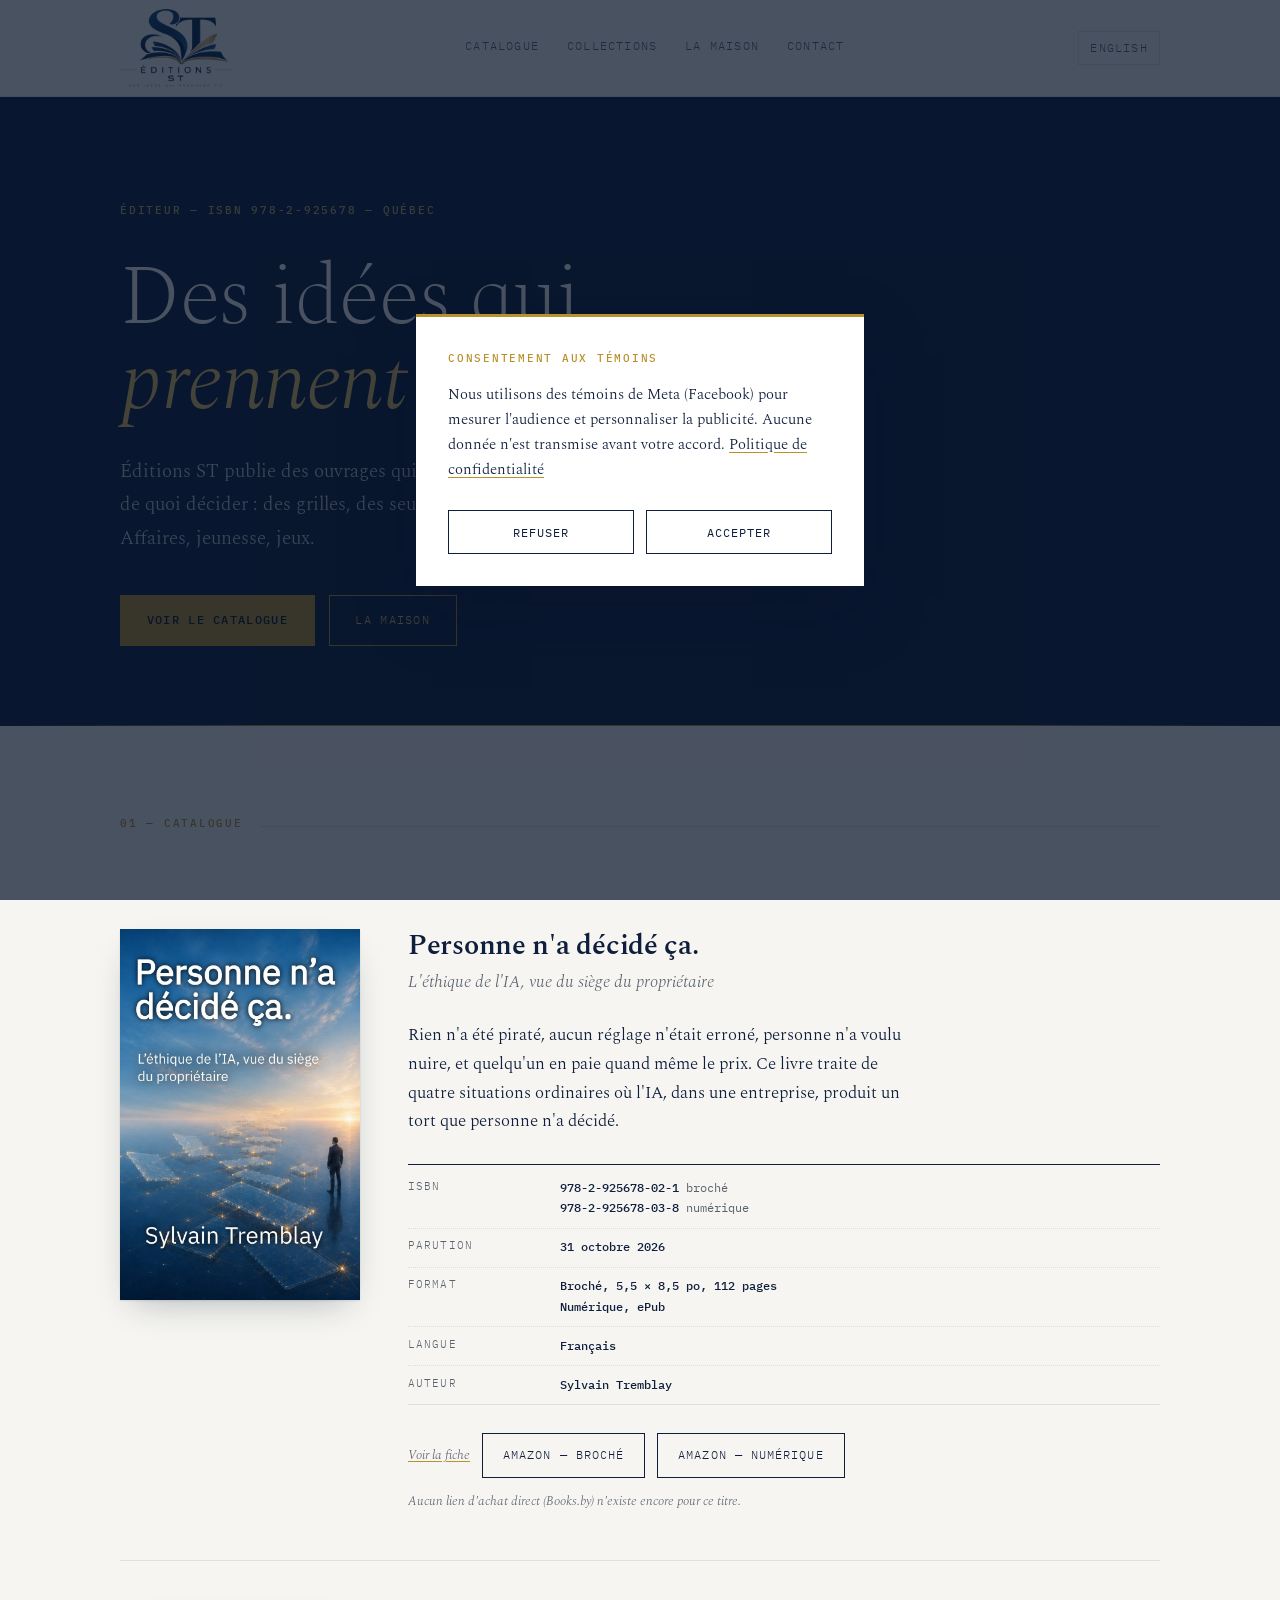
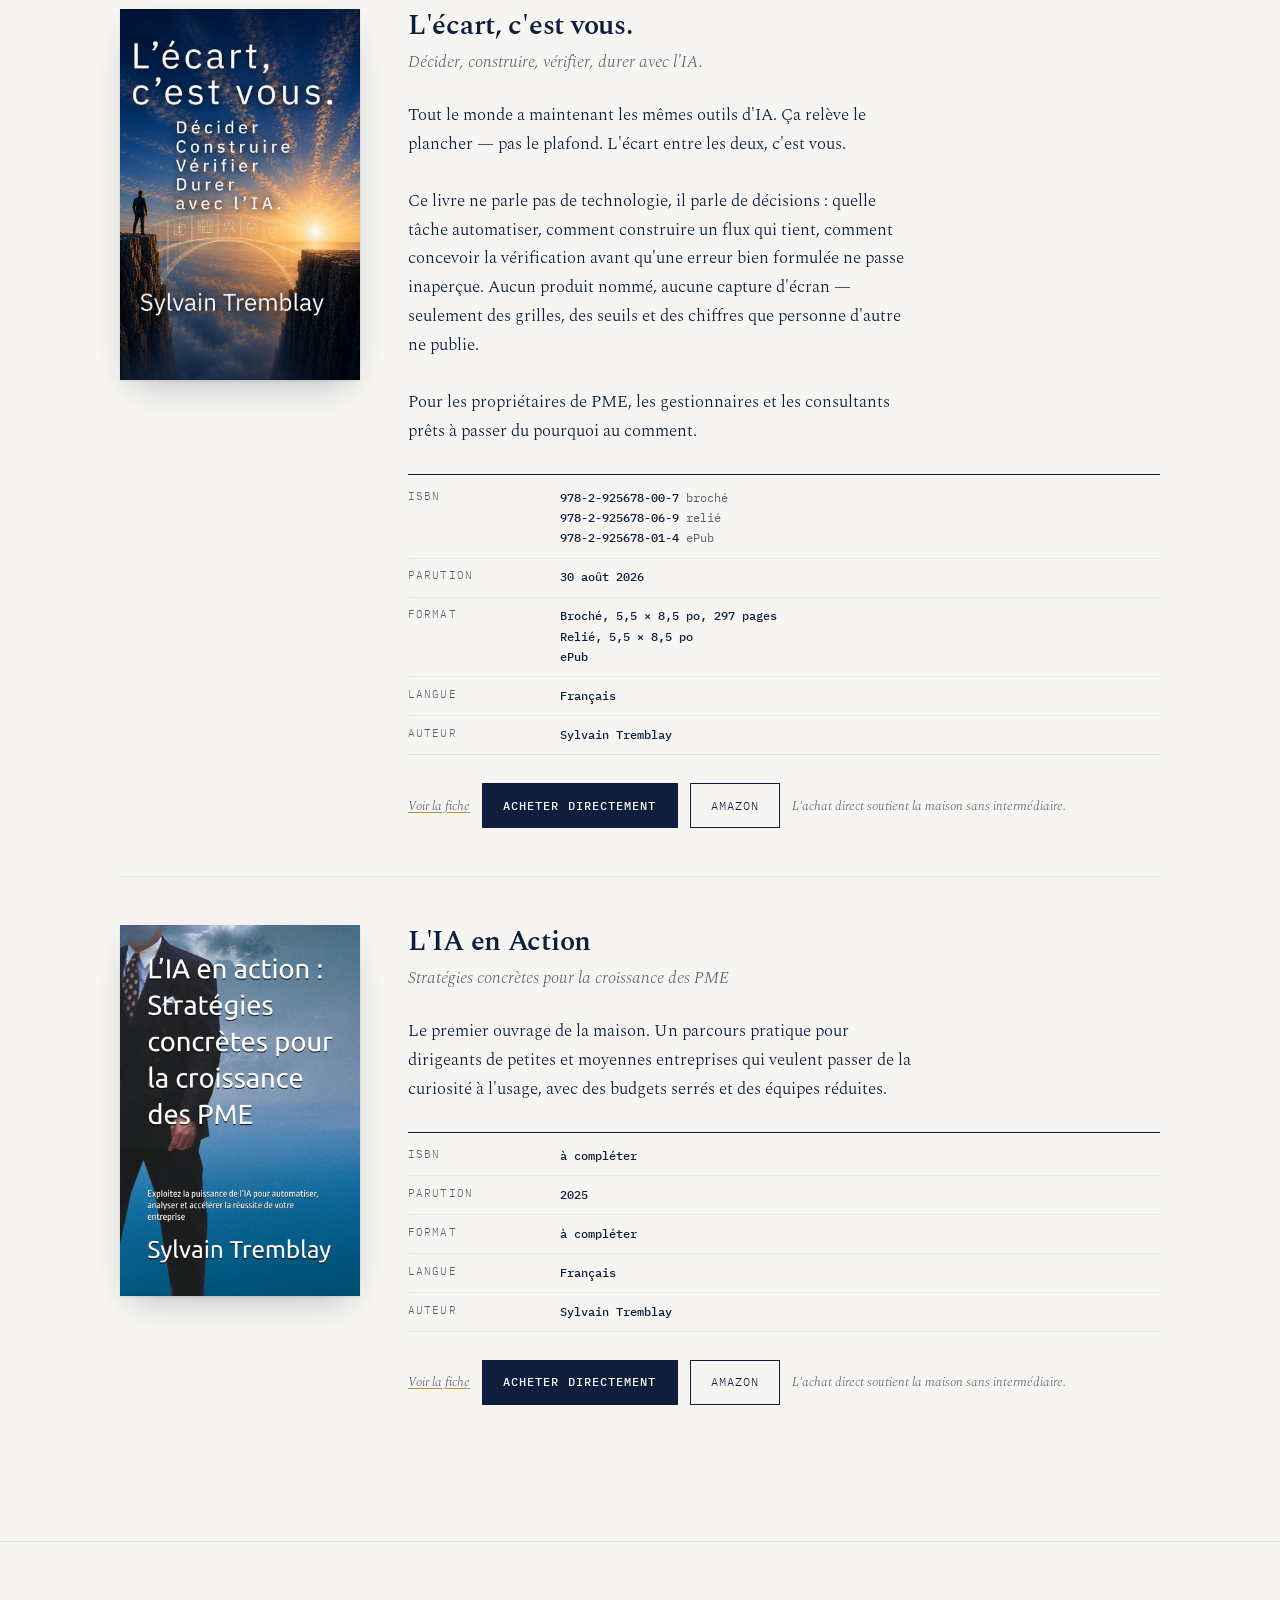
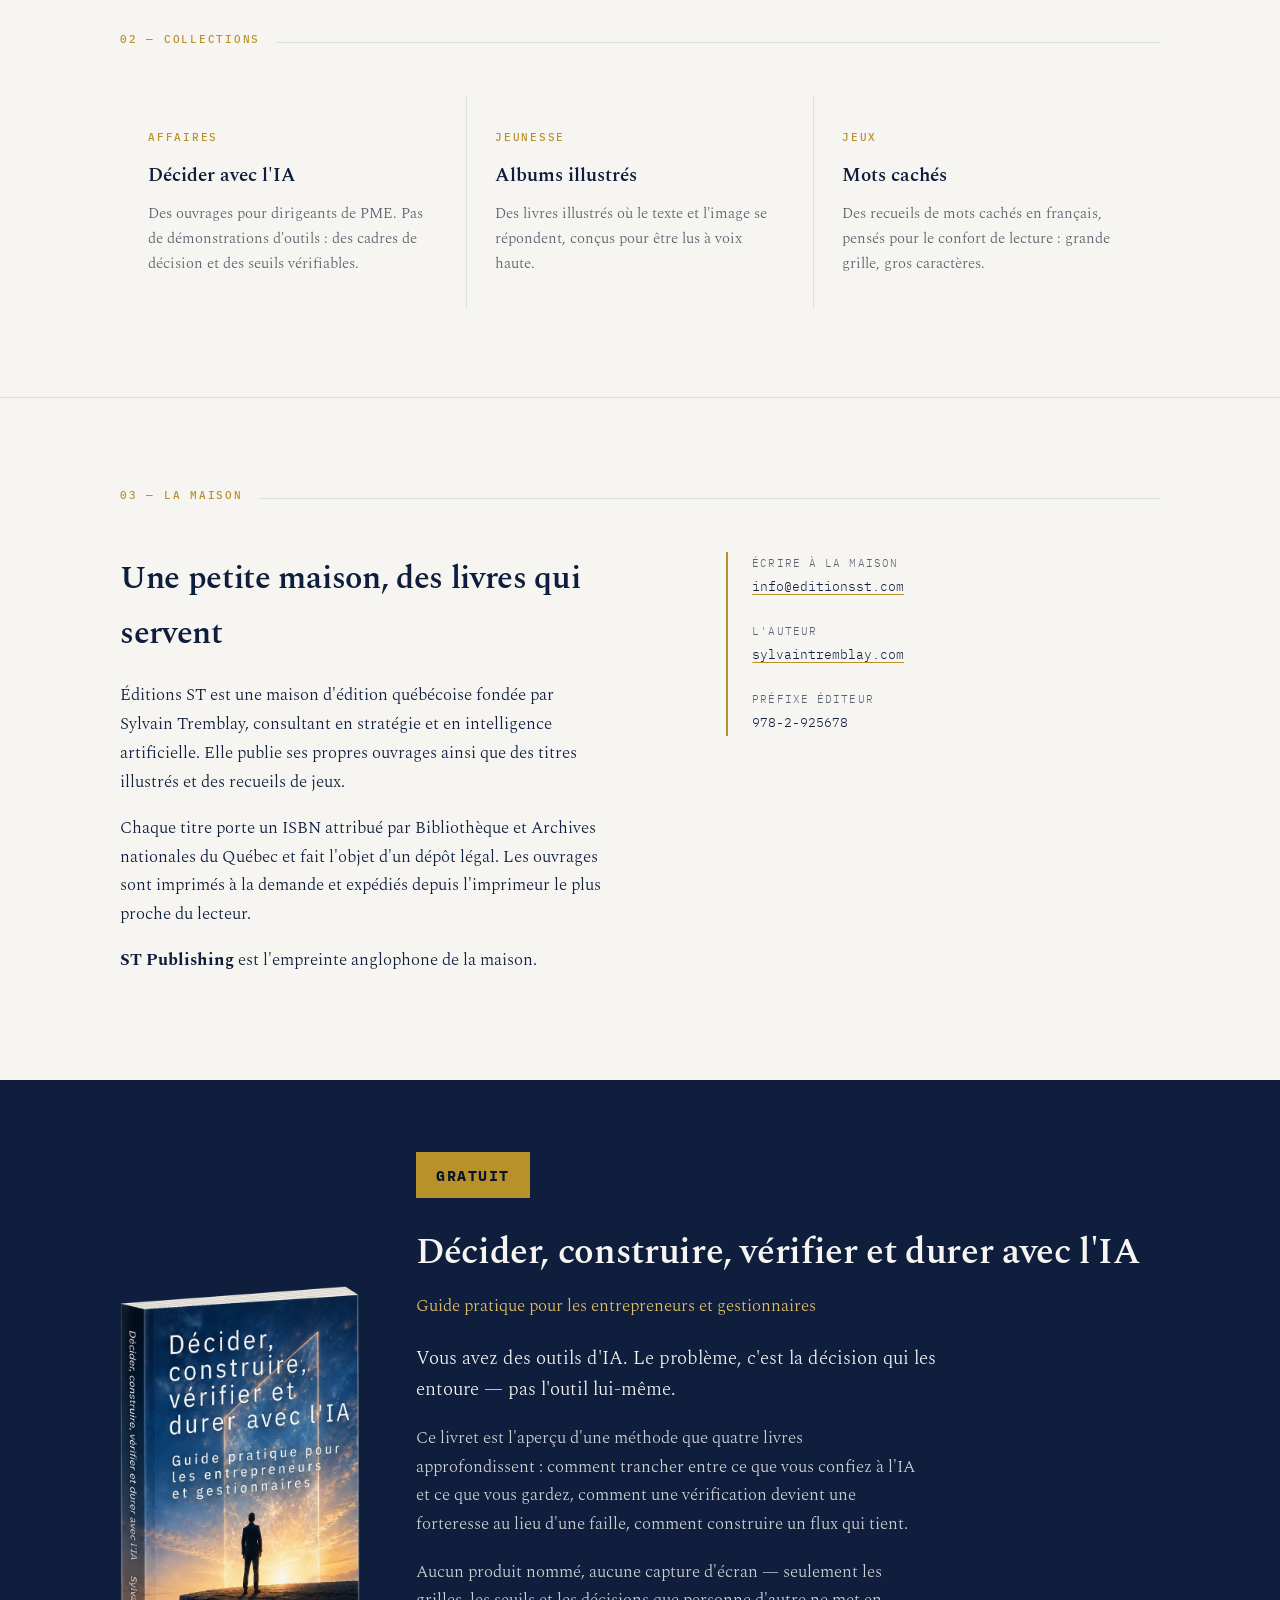
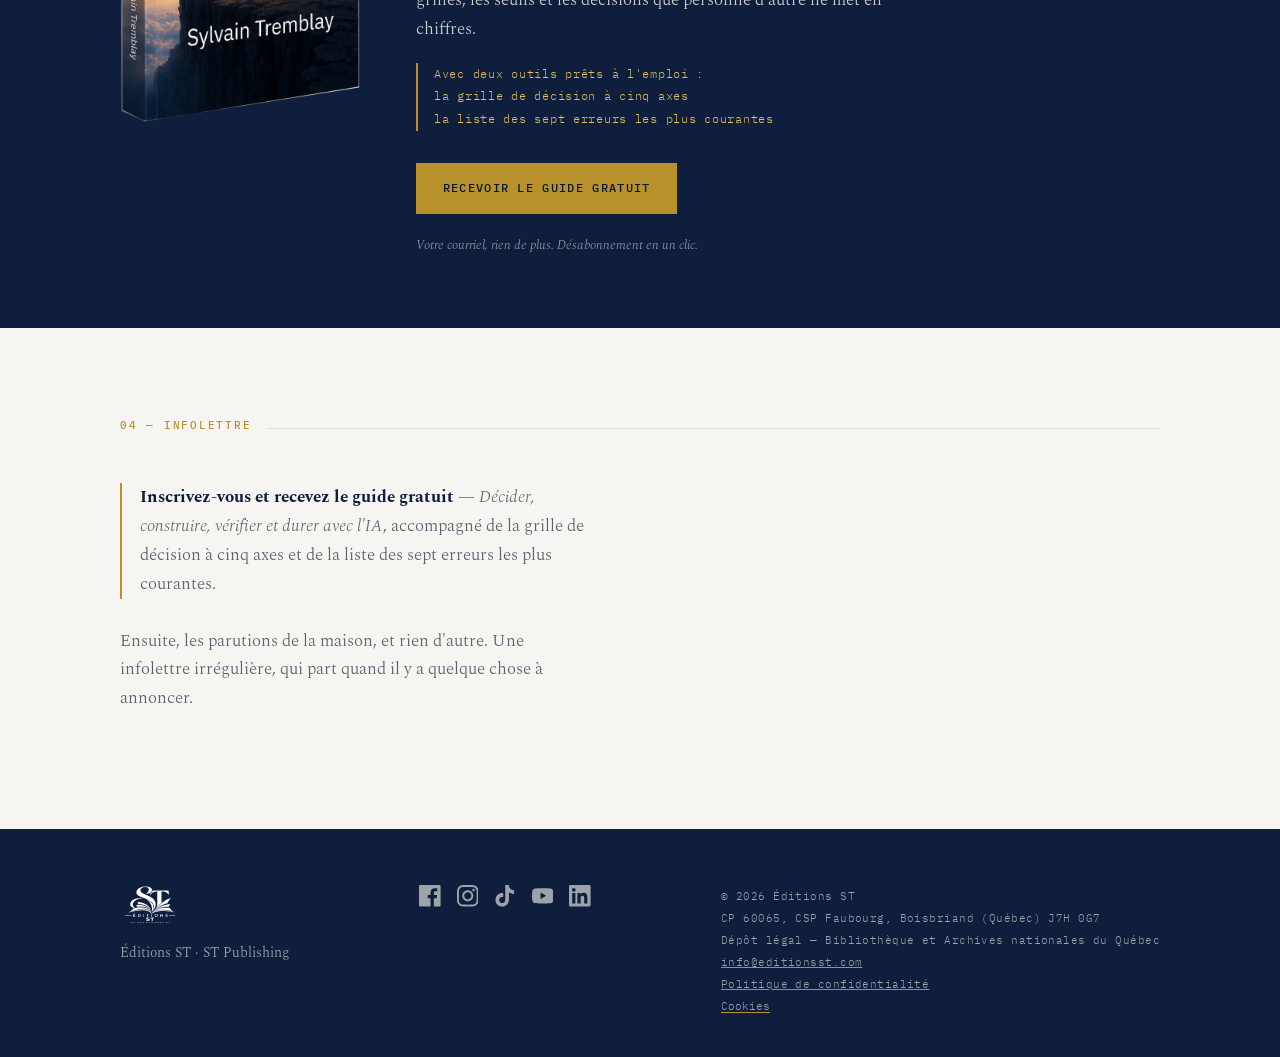
<file: index.html>
<!DOCTYPE html>
<html lang="fr-CA">
<head>
<meta charset="utf-8">
<meta name="viewport" content="width=device-width, initial-scale=1">
<script>
/* Les publicités du guide gratuit arrivent sur /#guide. Elles vont maintenant
   à la page d'atterrissage (formulaire dès le premier écran, sans modale) ;
   la chaîne de requête — UTM, fbclid — est conservée. Aucun lien interne du
   site n'utilise cette ancre. */
if (location.hash === "#guide") location.replace("/guide-gratuit/" + location.search);
</script>
<title>Éditions ST — Des idées qui prennent vie</title>
<meta name="description" content="Maison d'édition québécoise. Ouvrages d'affaires, jeunesse et jeux. Éditeur de Sylvain Tremblay.">
<link rel="canonical" href="https://editionsst.com/">
<link rel="alternate" hreflang="fr-CA" href="https://editionsst.com/">
<link rel="alternate" hreflang="en" href="https://editionsst.com/en/">
<link rel="alternate" hreflang="x-default" href="https://editionsst.com/">
<meta property="og:title" content="Éditions ST — Des idées qui prennent vie">
<meta property="og:description" content="Maison d'édition québécoise. Ouvrages d'affaires, jeunesse et jeux.">
<meta property="og:type" content="website">
<meta property="og:locale" content="fr_CA">
<meta property="og:url" content="https://editionsst.com/">
<meta property="og:image" content="https://editionsst.com/assets/og-editions-st.png">
<link rel="icon" href="assets/icone-st.png">
<link rel="preconnect" href="https://fonts.googleapis.com">
<link rel="preconnect" href="https://fonts.gstatic.com" crossorigin>
<link href="https://fonts.googleapis.com/css2?family=Spectral:ital,wght@0,200;0,300;0,400;0,600;0,700;1,300;1,400&family=IBM+Plex+Mono:wght@400;500&display=swap" rel="stylesheet">
<link rel="stylesheet" href="assets/style.css">
<script type="application/ld+json">
{
  "@context": "https://schema.org",
  "@graph": [
    {
      "@type": "Organization",
      "@id": "https://editionsst.com/#editions-st",
      "name": "Éditions ST",
      "url": "https://editionsst.com/",
      "logo": "https://editionsst.com/assets/logo-editions-st.png",
      "email": "info@editionsst.com",
      "address": {
        "@type": "PostalAddress",
        "addressRegion": "QC",
        "addressCountry": "CA"
      },
      "founder": {
        "@id": "https://sylvaintremblay.com/#sylvain-tremblay"
      },
      "description": "Maison d'édition québécoise fondée par Sylvain Tremblay. Chaque titre porte un ISBN attribué par Bibliothèque et Archives nationales du Québec et fait l'objet d'un dépôt légal."
    },
    {
      "@type": "Person",
      "@id": "https://sylvaintremblay.com/#sylvain-tremblay",
      "name": "Sylvain Tremblay",
      "url": "https://sylvaintremblay.com"
    },
    {
      "@type": "Book",
      "@id": "https://editionsst.com/#personne-na-decide-ca",
      "name": "Personne n'a décidé ça.",
      "author": {
        "@id": "https://sylvaintremblay.com/#sylvain-tremblay"
      },
      "publisher": {
        "@id": "https://editionsst.com/#editions-st"
      },
      "inLanguage": "fr-CA",
      "datePublished": "2026-10-31",
      "image": "https://editionsst.com/assets/couverture-personne-na-decide-ca.jpg",
      "description": "Rien n'a été piraté, aucun réglage n'était erroné, personne n'a voulu nuire, et quelqu'un en paie quand même le prix. Ce livre traite de quatre situations ordinaires où l'IA, dans une entreprise, produit un tort que personne n'a décidé. Elles se produisent probablement chez vous cette semaine.",
      "isbn": "978-2-925678-02-1",
      "alternativeHeadline": "L'éthique de l'IA, vue du siège du propriétaire",
      "sameAs": [
        "https://www.amazon.ca/dp/2925678025",
        "https://www.amazon.ca/dp/B0HP7N9J25"
      ],
      "workExample": [
        {
          "@type": "Book",
          "bookFormat": "https://schema.org/Paperback",
          "isbn": "978-2-925678-02-1",
          "inLanguage": "fr-CA"
        },
        {
          "@type": "Book",
          "bookFormat": "https://schema.org/EBook",
          "isbn": "978-2-925678-03-8",
          "inLanguage": "fr-CA"
        }
      ]
    },
    {
      "@type": "Book",
      "@id": "https://editionsst.com/#lecart-cest-vous",
      "name": "L'écart, c'est vous.",
      "author": {
        "@id": "https://sylvaintremblay.com/#sylvain-tremblay"
      },
      "publisher": {
        "@id": "https://editionsst.com/#editions-st"
      },
      "inLanguage": "fr-CA",
      "datePublished": "2026-08-30",
      "image": "https://editionsst.com/assets/couverture-lecart-cest-vous.jpg",
      "description": "Tout le monde a maintenant les mêmes outils d'IA. Ça relève le plancher — pas le plafond. L'écart entre les deux, c'est vous. Ce livre ne parle pas de technologie, il parle de décisions : quelle tâche automatiser, comment construire un flux qui tient, comment concevoir la vérification avant qu'une erreur bien formulée ne passe inaperçue. Aucun produit nommé, aucune capture d'écran — seulement des grilles, des seuils et des chiffres que personne d'autre ne publie. Pour les propriétaires de PME, les gestionnaires et les consultants prêts à passer du pourquoi au comment.",
      "sameAs": [
        "https://books.by/st-publishing/lecart-cest-vous",
        "https://www.amazon.ca/dp/B0HFWV11BX"
      ],
      "alternativeHeadline": "Décider, construire, vérifier, durer avec l'IA.",
      "isbn": "978-2-925678-00-7",
      "workExample": [
        {
          "@type": "Book",
          "bookFormat": "https://schema.org/Paperback",
          "isbn": "978-2-925678-00-7",
          "inLanguage": "fr-CA"
        },
        {
          "@type": "Book",
          "bookFormat": "https://schema.org/Hardcover",
          "isbn": "978-2-925678-06-9",
          "inLanguage": "fr-CA"
        },
        {
          "@type": "Book",
          "bookFormat": "https://schema.org/EBook",
          "isbn": "978-2-925678-01-4",
          "inLanguage": "fr-CA"
        }
      ]
    },
    {
      "@type": "Book",
      "@id": "https://editionsst.com/#lia-en-action",
      "name": "L'IA en Action",
      "author": {
        "@id": "https://sylvaintremblay.com/#sylvain-tremblay"
      },
      "publisher": {
        "@id": "https://editionsst.com/#editions-st"
      },
      "inLanguage": "fr-CA",
      "datePublished": "2025-08-05",
      "image": "https://editionsst.com/assets/couverture-lia-en-action.jpg",
      "description": "Le premier ouvrage de la maison. Un parcours pratique pour dirigeants de petites et moyennes entreprises qui veulent passer de la curiosité à l'usage, avec des budgets serrés et des équipes réduites.",
      "sameAs": [
        "https://books.by/st-publishing/lia-en-action",
        "https://www.amazon.ca/dp/B0FLF2NHRM"
      ],
      "alternativeHeadline": "Stratégies concrètes pour la croissance des PME"
    }
  ]
}
</script>
<!-- Pixel Meta : chargé uniquement après consentement, voir assets/consentement.js -->
<script src="assets/consentement.js" defer></script>
<script src="assets/infolettre.js" defer></script>
<script src="assets/promo.js" defer></script>
</head>
<body>

<header class="bandeau">
  <div class="enveloppe">
    <a class="marque" href="#">
      <img src="assets/logo-editions-st.png" alt="Éditions ST">
    </a>
    <nav class="menu">
      <a href="#catalogue">Catalogue</a>
      <a href="#collections">Collections</a>
      <a href="#maison">La maison</a>
      <a href="#contact">Contact</a>
    </nav>
    <a class="langue" href="/en/" hreflang="en" lang="en">English</a>
  </div>
</header>

<section class="hero">
  <div class="enveloppe">
    <span class="etiquette prefixe">Éditeur — ISBN 978-2-925678 — Québec</span>
    <h1>Des idées qui <em>prennent vie</em></h1>
    <p>Éditions ST publie des ouvrages qui donnent au lecteur de quoi décider : des grilles, des seuils, des repères. Affaires, jeunesse, jeux.</p>
    <div class="actions">
      <a class="bouton plein" href="#catalogue">Voir le catalogue</a>
      <a class="bouton vide" href="#maison">La maison</a>
    </div>
  </div>
</section>

<section class="section" id="catalogue">
  <div class="enveloppe">
    <div class="titre-section">
      <span class="etiquette">01 — Catalogue</span>
      <span class="trait"></span>
    </div>

    <article class="ouvrage">
      <div class="couverture liee">
        <a href="/personne-na-decide-ca/" tabindex="-1" aria-hidden="true"><img src="assets/couverture-personne-na-decide-ca.jpg" alt="Couverture de Personne n'a décidé ça."></a>
      </div>
      <div>
        <h3><a href="/personne-na-decide-ca/">Personne n'a décidé ça.</a></h3>
        <p class="sous-titre">L'éthique de l'IA, vue du siège du propriétaire</p>
        <p class="resume">Rien n'a été piraté, aucun réglage n'était erroné, personne n'a voulu nuire, et quelqu'un en paie quand même le prix. Ce livre traite de quatre situations ordinaires où l'IA, dans une entreprise, produit un tort que personne n'a décidé.</p>
        <dl class="fiche">
          <div><dt>ISBN</dt><dd>978-2-925678-02-1 <span class="mention-format">broché</span><br>978-2-925678-03-8 <span class="mention-format">numérique</span></dd></div>
          <div><dt>Parution</dt><dd>31 octobre 2026</dd></div>
          <div><dt>Format</dt><dd>Broché, 5,5 × 8,5 po, 112 pages<br>Numérique, ePub</dd></div>
          <div><dt>Langue</dt><dd>Français</dd></div>
          <div><dt>Auteur</dt><dd>Sylvain Tremblay</dd></div>
        </dl>
        <div class="achats">
          <span class="note-achat"><a href="/personne-na-decide-ca/" aria-label="Voir la fiche : Personne n'a décidé ça.">Voir la fiche</a></span>
          <a class="achat autre" href="https://www.amazon.ca/dp/2925678025" rel="noopener">Amazon — broché</a>
          <a class="achat autre" href="https://www.amazon.ca/dp/B0HP7N9J25" rel="noopener">Amazon — numérique</a>
          <span class="note-achat">Aucun lien d'achat direct (Books.by) n'existe encore pour ce titre.</span>
        </div>
      </div>
    </article>

    <article class="ouvrage">
      <div class="couverture liee">
        <a href="/lecart-cest-vous/" tabindex="-1" aria-hidden="true"><img src="assets/couverture-lecart-cest-vous.jpg" alt="Couverture de L'écart, c'est vous."></a>
      </div>
      <div>
        <h3><a href="/lecart-cest-vous/">L'écart, c'est vous.</a></h3>
        <p class="sous-titre">Décider, construire, vérifier, durer avec l'IA.</p>
        <p class="resume">Tout le monde a maintenant les mêmes outils d'IA. Ça relève le plancher — pas le plafond. L'écart entre les deux, c'est vous.</p>
        <p class="resume">Ce livre ne parle pas de technologie, il parle de décisions : quelle tâche automatiser, comment construire un flux qui tient, comment concevoir la vérification avant qu'une erreur bien formulée ne passe inaperçue. Aucun produit nommé, aucune capture d'écran — seulement des grilles, des seuils et des chiffres que personne d'autre ne publie.</p>
        <p class="resume">Pour les propriétaires de PME, les gestionnaires et les consultants prêts à passer du pourquoi au comment.</p>
        <dl class="fiche">
          <div><dt>ISBN</dt><dd>978-2-925678-00-7 <span class="mention-format">broché</span><br>978-2-925678-06-9 <span class="mention-format">relié</span><br>978-2-925678-01-4 <span class="mention-format">ePub</span></dd></div>
          <div><dt>Parution</dt><dd>30 août 2026</dd></div>
          <div><dt>Format</dt><dd>Broché, 5,5 × 8,5 po, 297 pages<br>Relié, 5,5 × 8,5 po<br>ePub</dd></div>
          <div><dt>Langue</dt><dd>Français</dd></div>
          <div><dt>Auteur</dt><dd>Sylvain Tremblay</dd></div>
        </dl>
        <div class="achats">
          <span class="note-achat"><a href="/lecart-cest-vous/" aria-label="Voir la fiche : L'écart, c'est vous.">Voir la fiche</a></span>
          <a class="achat direct" href="https://books.by/st-publishing/lecart-cest-vous" rel="noopener">Acheter directement</a>
          <a class="achat autre" href="https://www.amazon.ca/dp/B0HFWV11BX" rel="noopener">Amazon</a>
          <span class="note-achat">L'achat direct soutient la maison sans intermédiaire.</span>
        </div>
      </div>
    </article>

    <article class="ouvrage">
      <div class="couverture liee">
        <a href="/lia-en-action/" tabindex="-1" aria-hidden="true"><img src="assets/couverture-lia-en-action.jpg" alt="Couverture de L'IA en Action"></a>
      </div>
      <div>
        <h3><a href="/lia-en-action/">L'IA en Action</a></h3>
        <p class="sous-titre">Stratégies concrètes pour la croissance des PME</p>
        <p class="resume">Le premier ouvrage de la maison. Un parcours pratique pour dirigeants de petites et moyennes entreprises qui veulent passer de la curiosité à l'usage, avec des budgets serrés et des équipes réduites.</p>
        <dl class="fiche">
          <div><dt>ISBN</dt><dd class="a-completer">à compléter</dd></div>
          <div><dt>Parution</dt><dd>2025</dd></div>
          <div><dt>Format</dt><dd class="a-completer">à compléter</dd></div>
          <div><dt>Langue</dt><dd>Français</dd></div>
          <div><dt>Auteur</dt><dd>Sylvain Tremblay</dd></div>
        </dl>
        <div class="achats">
          <span class="note-achat"><a href="/lia-en-action/" aria-label="Voir la fiche : L'IA en Action">Voir la fiche</a></span>
          <a class="achat direct" href="https://books.by/st-publishing/lia-en-action" rel="noopener">Acheter directement</a>
          <a class="achat autre" href="https://www.amazon.ca/dp/B0FLF2NHRM" rel="noopener">Amazon</a>
          <span class="note-achat">L'achat direct soutient la maison sans intermédiaire.</span>
        </div>
      </div>
    </article>
  </div>
</section>

<section class="section" id="collections">
  <div class="enveloppe">
    <div class="titre-section">
      <span class="etiquette">02 — Collections</span>
      <span class="trait"></span>
    </div>
    <div class="collections">
      <div class="collection">
        <span class="etiquette">Affaires</span>
        <h3>Décider avec l'IA</h3>
        <p>Des ouvrages pour dirigeants de PME. Pas de démonstrations d'outils : des cadres de décision et des seuils vérifiables.</p>
      </div>
      <div class="collection">
        <span class="etiquette">Jeunesse</span>
        <h3>Albums illustrés</h3>
        <p>Des livres illustrés où le texte et l'image se répondent, conçus pour être lus à voix haute.</p>
      </div>
      <div class="collection">
        <span class="etiquette">Jeux</span>
        <h3>Mots cachés</h3>
        <p>Des recueils de mots cachés en français, pensés pour le confort de lecture : grande grille, gros caractères.</p>
      </div>
    </div>
  </div>
</section>

<section class="section" id="maison">
  <div class="enveloppe">
    <div class="titre-section">
      <span class="etiquette">03 — La maison</span>
      <span class="trait"></span>
    </div>
    <div class="maison">
      <div>
        <h2 style="margin-bottom:1.25rem">Une petite maison, des livres qui servent</h2>
        <p>Éditions ST est une maison d'édition québécoise fondée par Sylvain Tremblay, consultant en stratégie et en intelligence artificielle. Elle publie ses propres ouvrages ainsi que des titres illustrés et des recueils de jeux.</p>
        <p>Chaque titre porte un ISBN attribué par Bibliothèque et Archives nationales du Québec et fait l'objet d'un dépôt légal. Les ouvrages sont imprimés à la demande et expédiés depuis l'imprimeur le plus proche du lecteur.</p>
        <p><strong>ST Publishing</strong> est l'empreinte anglophone de la maison.</p>
      </div>
      <div class="coordonnees" id="contact">
        <span>Écrire à la maison</span>
        <a href="mailto:info@editionsst.com">info@editionsst.com</a>
        <span>L'auteur</span>
        <a href="https://sylvaintremblay.com">sylvaintremblay.com</a>
        <span>Préfixe éditeur</span>
        978-2-925678
      </div>
    </div>
  </div>
</section>

<section class="gratuit" id="guide">
  <div class="enveloppe">
    <figure class="couverture-guide">
      <img src="assets/couverture-guide-decider-construire-3d.webp" alt="Le guide Décider, construire, vérifier et durer avec l'IA, vu de trois quarts" width="620" height="1126">
    </figure>
    <div>
      <span class="pastille">Gratuit</span>
      <a class="bouton plein cta-mobile" href="#infolettre">Recevoir le guide gratuit</a>
      <h2>Décider, construire, vérifier et durer avec l'IA</h2>
      <p class="sous-titre">Guide pratique pour les entrepreneurs et gestionnaires</p>
      <p class="accroche">Vous avez des outils d'IA. Le problème, c'est la décision qui les entoure — pas l'outil lui-même.</p>
      <p class="detail">Ce livret est l'aperçu d'une méthode que quatre livres approfondissent : comment trancher entre ce que vous confiez à l'IA et ce que vous gardez, comment une vérification devient une forteresse au lieu d'une faille, comment construire un flux qui tient.</p>
      <p class="detail">Aucun produit nommé, aucune capture d'écran — seulement les grilles, les seuils et les décisions que personne d'autre ne met en chiffres.</p>
      <p class="cadeaux">Avec deux outils prêts à l'emploi :<br>la grille de décision à cinq axes<br>la liste des sept erreurs les plus courantes</p>
      <div class="actions">
        <a class="bouton plein" href="#infolettre">Recevoir le guide gratuit</a>
      </div>
      <p class="mention">Votre courriel, rien de plus. Désabonnement en un clic.</p>
    </div>
  </div>
</section>

<section class="section" id="infolettre">
  <div class="enveloppe">
    <div class="titre-section">
      <span class="etiquette">04 — Infolettre</span>
      <span class="trait"></span>
    </div>
    <div class="infolettre">
      <p class="offre"><strong>Inscrivez-vous et recevez le guide gratuit</strong> — <em>Décider, construire, vérifier et durer avec l'IA</em>, accompagné de la grille de décision à cinq axes et de la liste des sept erreurs les plus courantes.</p>
      <p>Ensuite, les parutions de la maison, et rien d'autre. Une infolettre irrégulière, qui part quand il y a quelque chose à annoncer.</p>
      <script async src="https://eocampaign1.com/form/5be2a722-a8c5-11f1-b844-5f5ccf2ed10a.js" data-form="5be2a722-a8c5-11f1-b844-5f5ccf2ed10a"></script>
    </div>
  </div>
</section>

<footer class="pied">
  <div class="enveloppe">
    <div>
      <img src="assets/logo-editions-st-blanc.png" alt="Éditions ST">
      <div>Éditions ST · ST Publishing</div>
    </div>
    <div class="reseaux" aria-label="Réseaux sociaux">
      <a href="https://www.facebook.com/profile.php?id=61593653886835" aria-label="Facebook" title="Facebook"><svg viewBox="0 0 24 24" fill="currentColor" aria-hidden="true"><path d="M22.675 0h-21.35C.595 0 0 .592 0 1.326v21.348C0 23.408.595 24 1.325 24H12.82V14.706h-3.13v-3.62h3.13V8.413c0-3.1 1.894-4.788 4.659-4.788 1.325 0 2.464.099 2.795.143v3.24h-1.918c-1.504 0-1.795.715-1.795 1.763v2.312h3.587l-.467 3.62h-3.12V24h6.116C23.406 24 24 23.408 24 22.674V1.326C24 .592 23.406 0 22.675 0z"/></svg></a>
      <a href="https://www.instagram.com/editions_st/" aria-label="Instagram" title="Instagram"><svg viewBox="0 0 24 24" fill="currentColor" aria-hidden="true"><path d="M12 0C8.74 0 8.333.015 7.053.072 5.775.132 4.905.333 4.14.63c-.789.306-1.459.717-2.126 1.384S.935 3.35.63 4.14C.333 4.905.131 5.775.072 7.053.012 8.333 0 8.74 0 12s.015 3.667.072 4.947c.06 1.277.261 2.148.558 2.913.306.788.717 1.459 1.384 2.126.667.666 1.336 1.079 2.126 1.384.766.296 1.636.499 2.913.558C8.333 23.988 8.74 24 12 24s3.667-.015 4.947-.072c1.277-.06 2.148-.262 2.913-.558.788-.306 1.459-.718 2.126-1.384.666-.667 1.079-1.335 1.384-2.126.296-.765.499-1.636.558-2.913.06-1.28.072-1.687.072-4.947s-.015-3.667-.072-4.947c-.06-1.277-.262-2.149-.558-2.913-.306-.789-.718-1.459-1.384-2.126C21.319 1.347 20.651.935 19.86.63c-.765-.297-1.636-.499-2.913-.558C15.667.012 15.26 0 12 0zm0 2.16c3.203 0 3.585.016 4.85.071 1.17.055 1.805.249 2.227.415.562.217.96.477 1.382.896.419.42.679.819.896 1.381.164.422.36 1.057.413 2.227.057 1.266.07 1.646.07 4.85s-.015 3.585-.074 4.85c-.061 1.17-.256 1.805-.421 2.227-.224.562-.479.96-.899 1.382-.419.419-.824.679-1.38.896-.42.164-1.065.36-2.235.413-1.274.057-1.649.07-4.859.07-3.211 0-3.586-.015-4.859-.074-1.171-.061-1.816-.256-2.236-.421-.569-.224-.96-.479-1.379-.899-.421-.419-.69-.824-.9-1.38-.165-.42-.359-1.065-.42-2.235-.045-1.26-.061-1.649-.061-4.844 0-3.196.016-3.586.061-4.861.061-1.17.255-1.814.42-2.234.21-.57.479-.96.9-1.381.419-.419.81-.689 1.379-.898.42-.166 1.051-.361 2.221-.421 1.275-.045 1.65-.06 4.859-.06l.045.03zm0 3.678c-3.405 0-6.162 2.76-6.162 6.162 0 3.405 2.76 6.162 6.162 6.162 3.405 0 6.162-2.76 6.162-6.162 0-3.405-2.76-6.162-6.162-6.162zM12 16c-2.21 0-4-1.79-4-4s1.79-4 4-4 4 1.79 4 4-1.79 4-4 4zm7.846-10.405c0 .795-.646 1.44-1.44 1.44-.795 0-1.44-.646-1.44-1.44 0-.794.646-1.439 1.44-1.439.793-.001 1.44.645 1.44 1.439z"/></svg></a>
      <a href="https://www.tiktok.com/@editions.st" aria-label="TikTok" title="TikTok"><svg viewBox="0 0 24 24" fill="currentColor" aria-hidden="true"><path d="M12.525.02c1.31-.02 2.61-.01 3.91-.02.08 1.53.63 3.09 1.75 4.17 1.12 1.11 2.7 1.62 4.24 1.79v4.03c-1.44-.05-2.89-.35-4.2-.97-.57-.26-1.1-.59-1.62-.93-.01 2.92.01 5.84-.02 8.75-.08 1.4-.54 2.79-1.35 3.94-1.31 1.92-3.58 3.17-5.91 3.21-1.43.08-2.86-.31-4.08-1.03-2.02-1.19-3.44-3.37-3.65-5.71-.02-.5-.03-1-.01-1.49.18-1.9 1.12-3.72 2.58-4.96 1.66-1.44 3.98-2.13 6.15-1.72.02 1.48-.04 2.96-.04 4.44-.99-.32-2.15-.23-3.02.37-.63.41-1.11 1.04-1.36 1.75-.21.51-.15 1.07-.14 1.61.24 1.64 1.82 3.02 3.5 2.87 1.12-.01 2.19-.66 2.77-1.61.19-.33.4-.67.41-1.06.1-1.79.06-3.57.07-5.36.01-4.03-.01-8.05.02-12.07z"/></svg></a>
      <a href="https://www.youtube.com/@EditionsST" aria-label="YouTube" title="YouTube"><svg viewBox="0 0 24 24" fill="currentColor" aria-hidden="true"><path d="M23.498 6.186a3.016 3.016 0 0 0-2.122-2.136C19.505 3.545 12 3.545 12 3.545s-7.505 0-9.377.505A3.017 3.017 0 0 0 .502 6.186 31.6 31.6 0 0 0 0 12a31.6 31.6 0 0 0 .502 5.814 3.016 3.016 0 0 0 2.122 2.136c1.871.505 9.376.505 9.376.505s7.505 0 9.377-.505a3.015 3.015 0 0 0 2.122-2.136A31.6 31.6 0 0 0 24 12a31.6 31.6 0 0 0-.502-5.814zM9.545 15.568V8.432L15.818 12l-6.273 3.568z"/></svg></a>
      <a href="https://www.linkedin.com/company/%C3%A9ditions-st/" aria-label="LinkedIn" title="LinkedIn"><svg viewBox="0 0 24 24" fill="currentColor" aria-hidden="true"><path d="M20.447 20.452h-3.554v-5.569c0-1.328-.027-3.037-1.852-3.037-1.853 0-2.136 1.445-2.136 2.939v5.667H9.351V9h3.414v1.561h.046c.477-.9 1.637-1.85 3.37-1.85 3.601 0 4.267 2.37 4.267 5.455v6.286zM5.337 7.433a2.062 2.062 0 1 1 0-4.125 2.062 2.062 0 0 1 0 4.125zM7.119 20.452H3.554V9h3.565v11.452zM22.225 0H1.771C.792 0 0 .774 0 1.729v20.542C0 23.227.792 24 1.771 24h20.451C23.2 24 24 23.227 24 22.271V1.729C24 .774 23.2 0 22.222 0z"/></svg></a>
    </div>
    <div class="legal">
      © <span id="annee">2026</span> Éditions ST<br>
      CP 60065, CSP Faubourg, Boisbriand (Québec) J7H 0G7<br>
      Dépôt légal — Bibliothèque et Archives nationales du Québec<br>
      <a href="mailto:info@editionsst.com">info@editionsst.com</a><br>
      <a href="/confidentialite/">Politique de confidentialité</a><br>
      <button type="button" class="lien-cookies" data-cookies-preferences>Cookies</button>
    </div>
  </div>
</footer>

<script>document.getElementById('annee').textContent=new Date().getFullYear();</script>
<!-- Cloudflare Web Analytics --><script type='module' src='https://static.cloudflareinsights.com/beacon.min.js' data-cf-beacon='{"token": "33d57bd1f9394815b605dad995699d8e"}'></script><!-- End Cloudflare Web Analytics -->
</body>
</html>
</file>
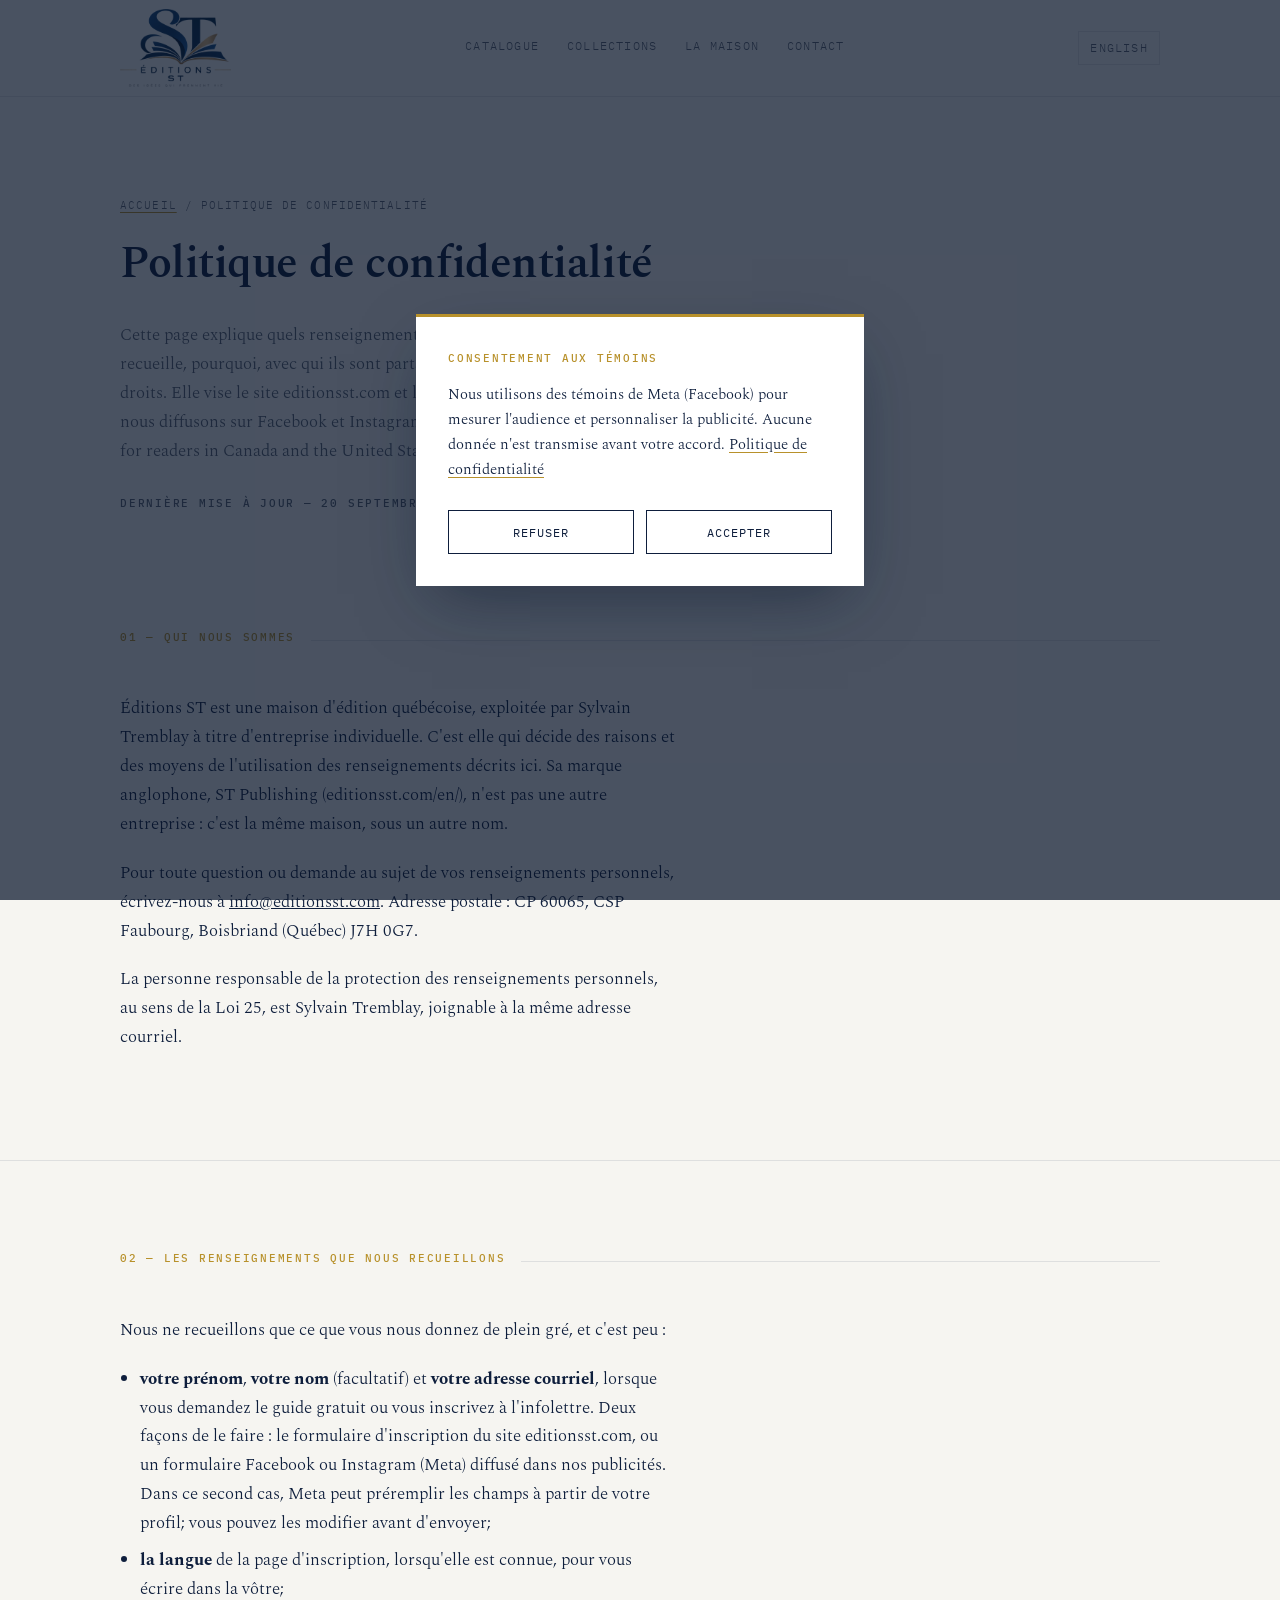
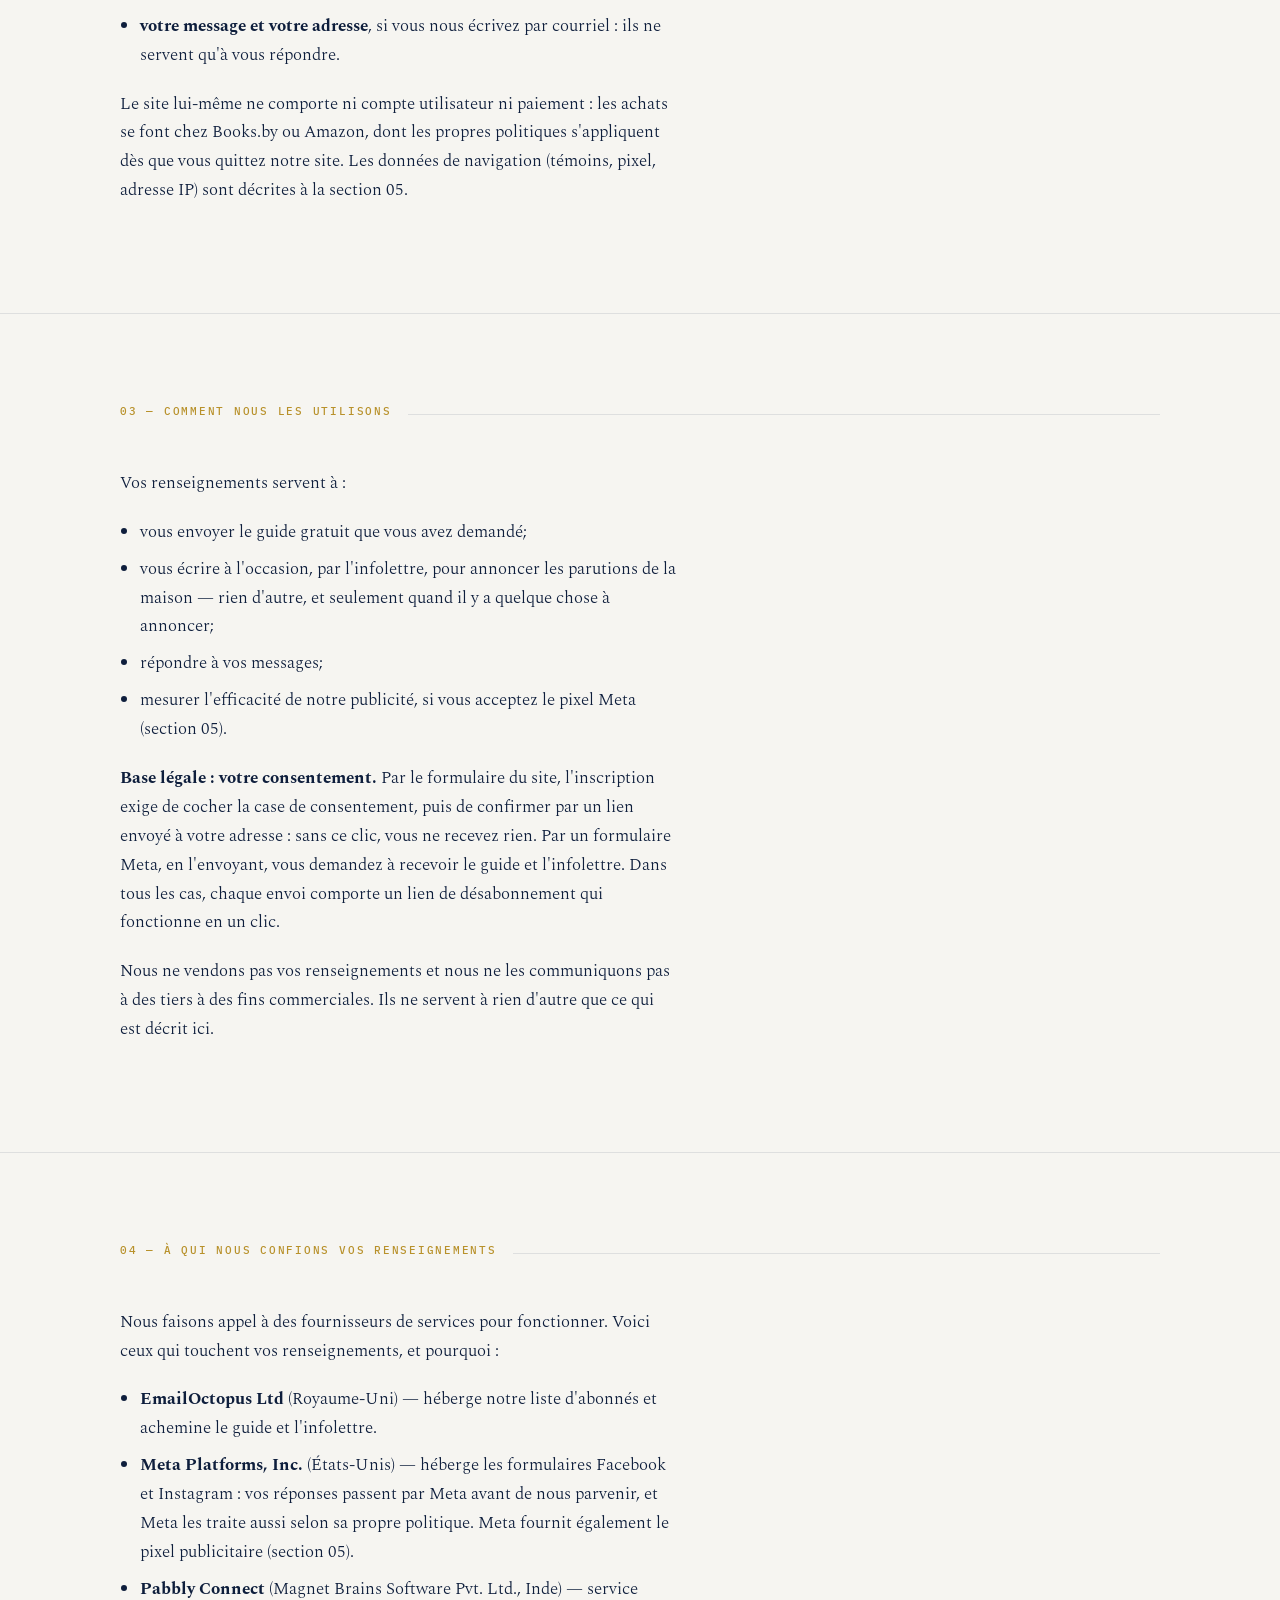
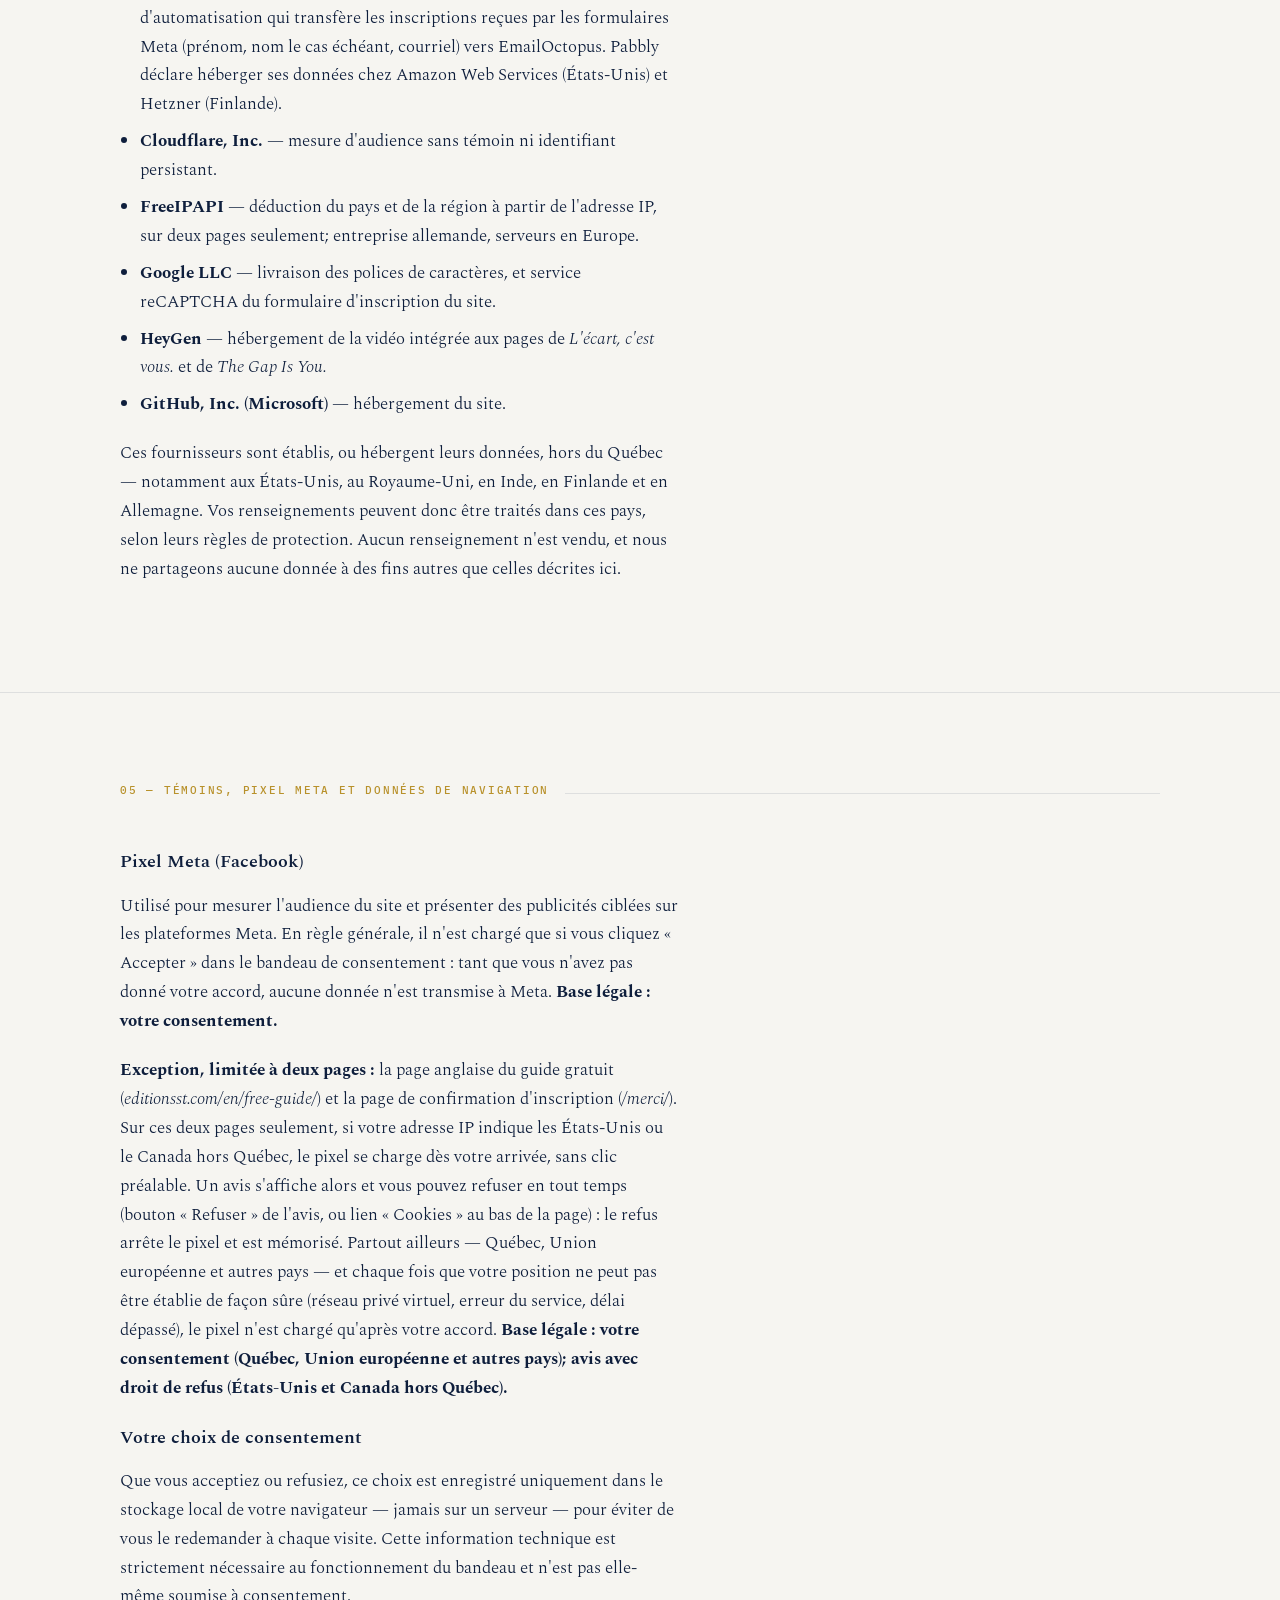
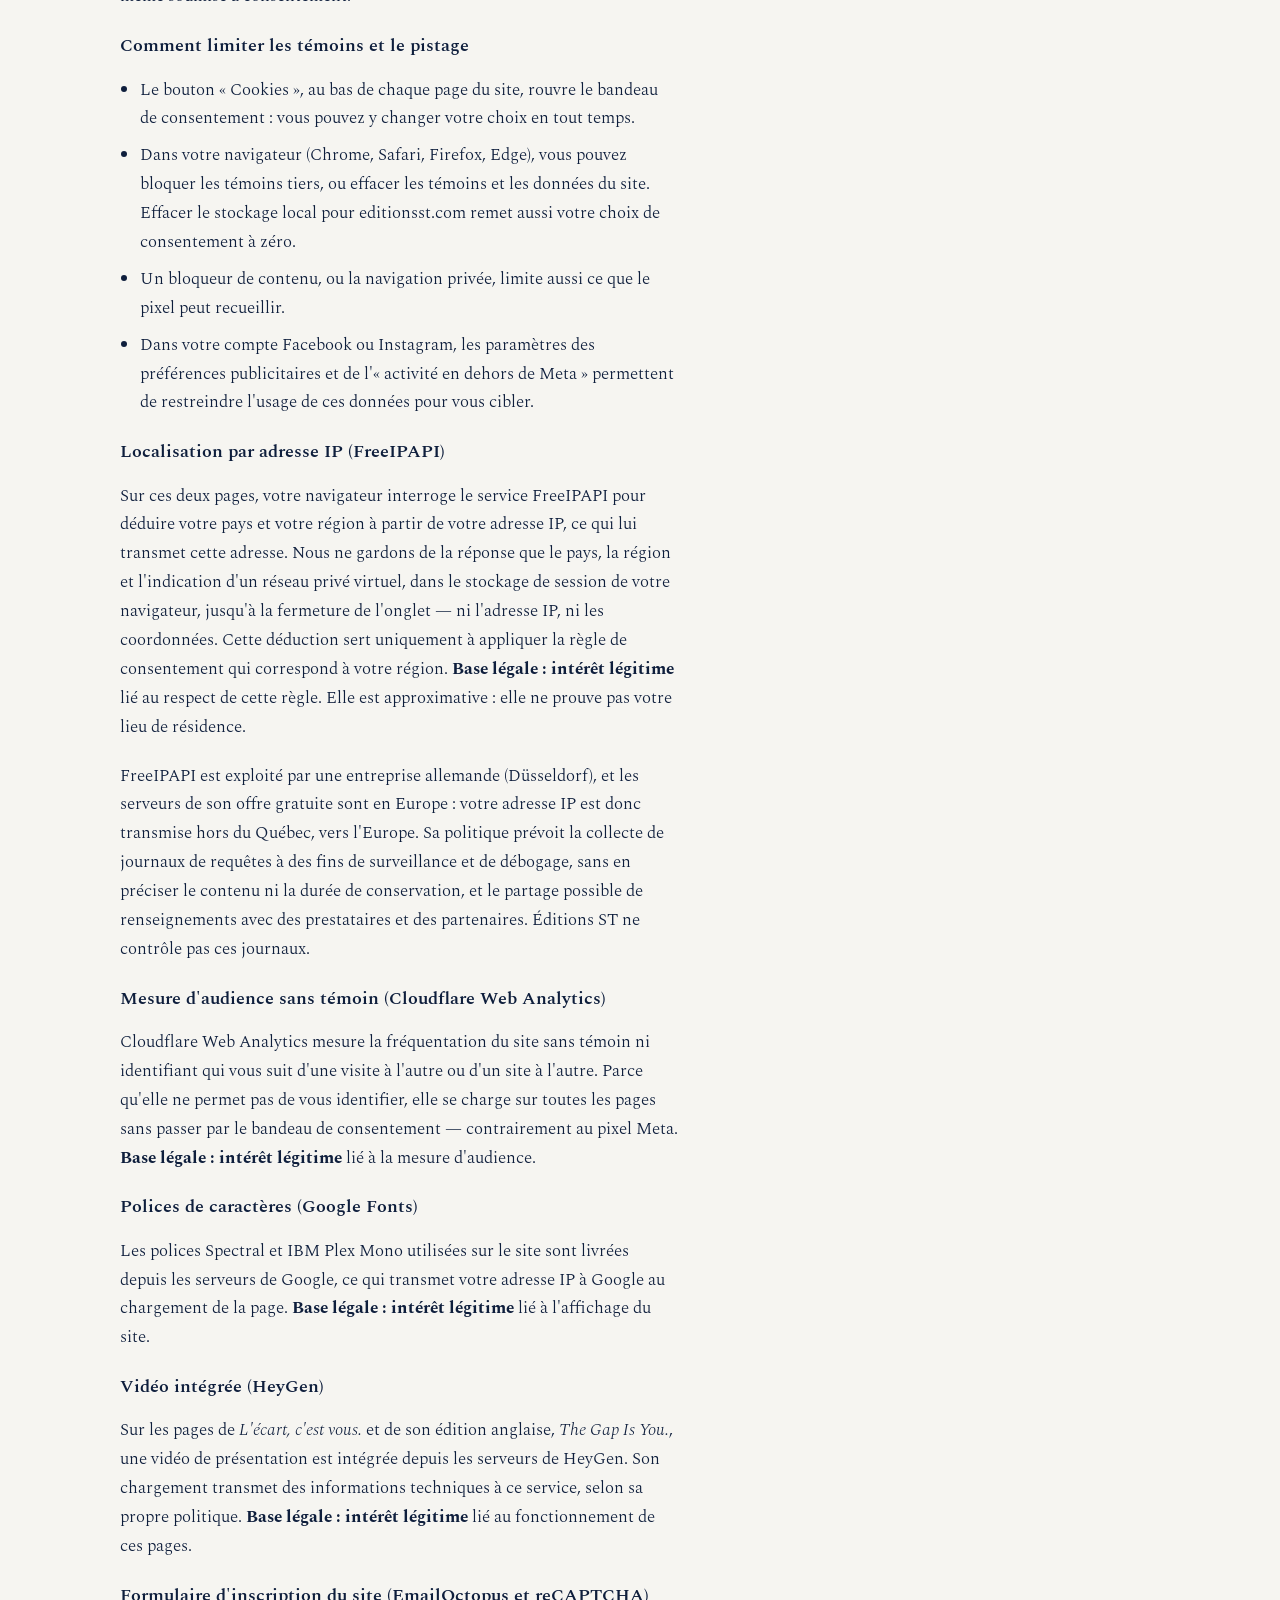
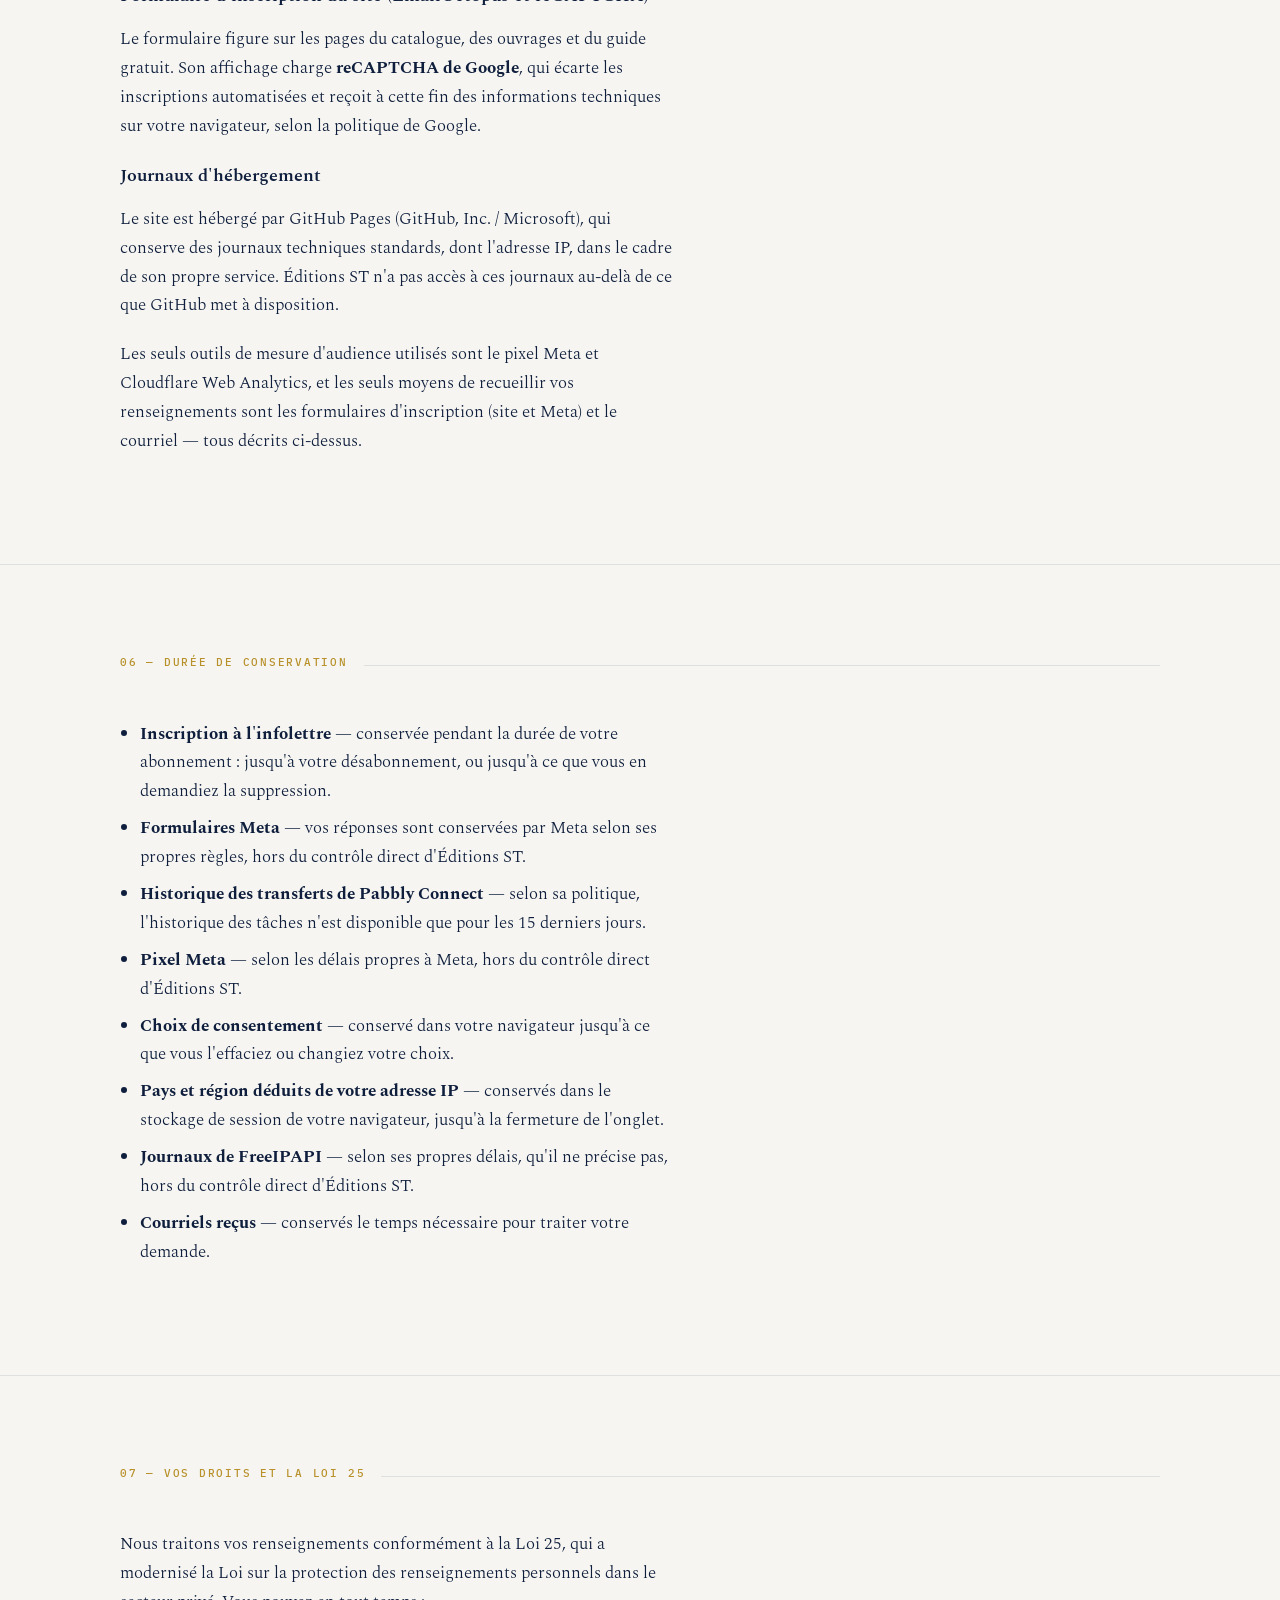
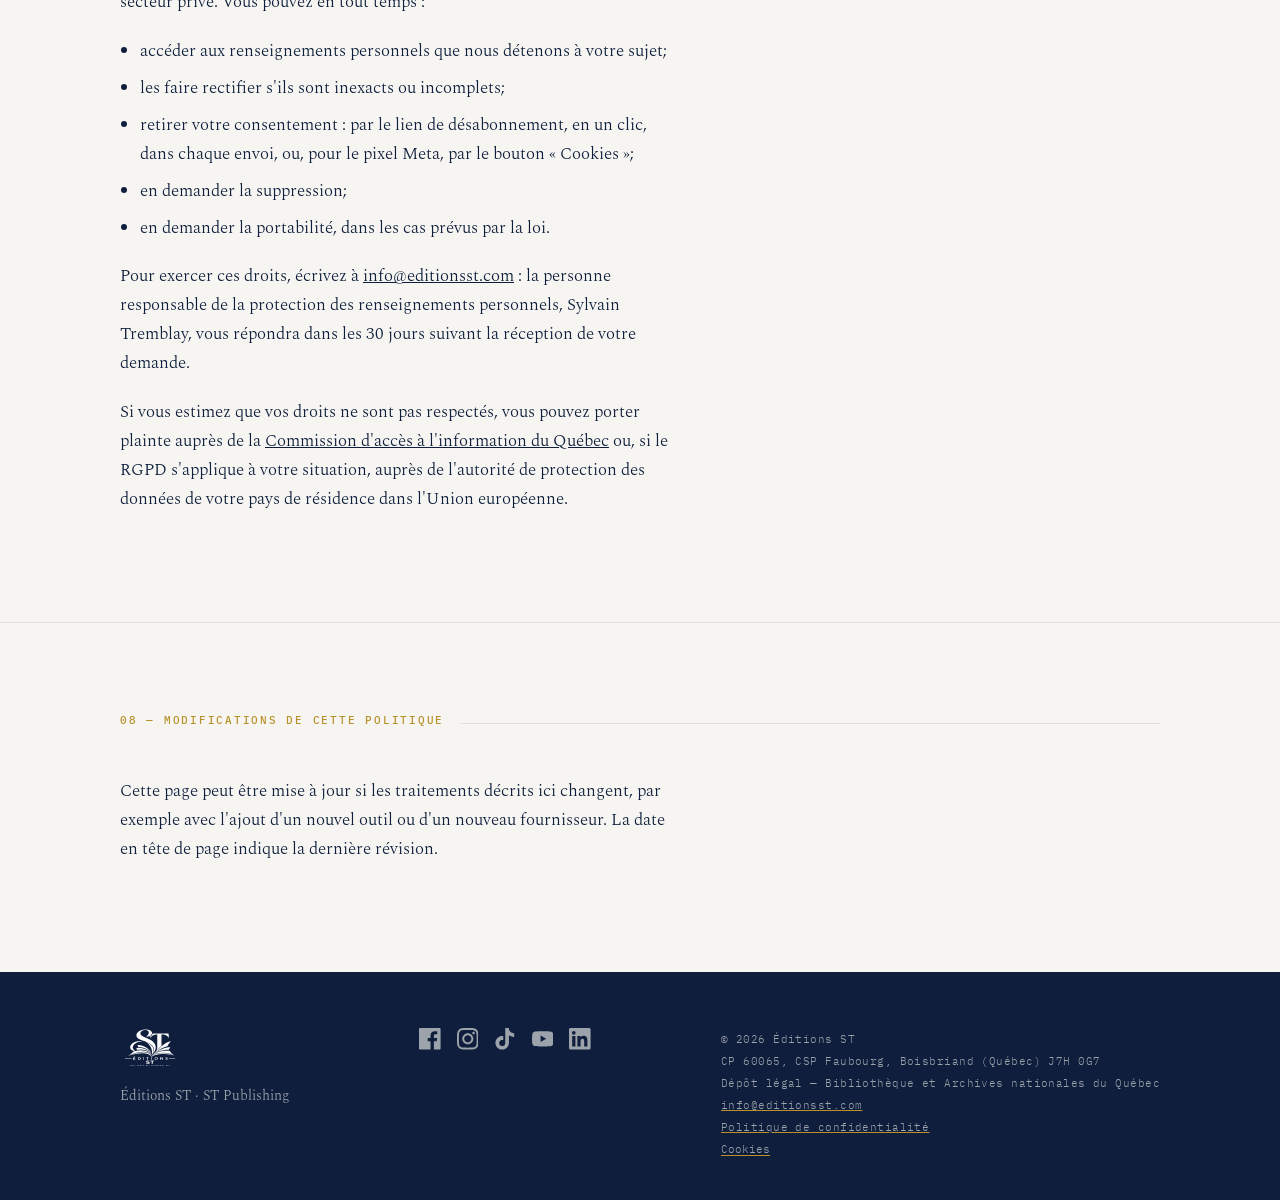
<file: confidentialite/index.html>
<!DOCTYPE html>
<html lang="fr-CA">
<head>
<meta charset="utf-8">
<meta name="viewport" content="width=device-width, initial-scale=1">
<title>Politique de confidentialité — Éditions ST</title>
<meta name="description" content="Quels renseignements Éditions ST recueille (site et formulaires Meta), pourquoi, avec qui ils sont partagés et comment exercer vos droits. Loi 25.">
<link rel="canonical" href="https://editionsst.com/confidentialite/">
<link rel="alternate" hreflang="fr-CA" href="https://editionsst.com/confidentialite/">
<link rel="alternate" hreflang="en" href="https://editionsst.com/en/privacy/">
<link rel="alternate" hreflang="x-default" href="https://editionsst.com/confidentialite/">
<meta property="og:title" content="Politique de confidentialité — Éditions ST">
<meta property="og:description" content="Quels renseignements Éditions ST recueille, pourquoi, avec qui ils sont partagés et comment exercer vos droits.">
<meta property="og:type" content="website">
<meta property="og:locale" content="fr_CA">
<meta property="og:url" content="https://editionsst.com/confidentialite/">
<meta property="og:image" content="https://editionsst.com/assets/og-editions-st.png">
<link rel="icon" href="../assets/icone-st.png">
<link rel="preconnect" href="https://fonts.googleapis.com">
<link rel="preconnect" href="https://fonts.gstatic.com" crossorigin>
<link href="https://fonts.googleapis.com/css2?family=Spectral:ital,wght@0,200;0,300;0,400;0,600;0,700;1,300;1,400&family=IBM+Plex+Mono:wght@400;500&display=swap" rel="stylesheet">
<link rel="stylesheet" href="../assets/style.css">
<!-- Pixel Meta : chargé uniquement après consentement, voir assets/consentement.js -->
<script src="../assets/consentement.js" defer></script>
</head>
<body>

<header class="bandeau">
  <div class="enveloppe">
    <a class="marque" href="/">
      <img src="../assets/logo-editions-st.png" alt="Éditions ST">
    </a>
    <nav class="menu">
      <a href="/#catalogue">Catalogue</a>
      <a href="/#collections">Collections</a>
      <a href="/#maison">La maison</a>
      <a href="/#contact">Contact</a>
    </nav>
    <a class="langue" href="/en/privacy/" hreflang="en" lang="en">English</a>
  </div>
</header>

<section class="entete-page">
  <div class="enveloppe">
    <p class="fil"><a href="/">Accueil</a> / Politique de confidentialité</p>
    <h1>Politique de confidentialité</h1>
    <p class="resume">Cette page explique quels renseignements personnels Éditions ST recueille, pourquoi, avec qui ils sont partagés et comment exercer vos droits. Elle vise le site editionsst.com et les formulaires d'inscription que nous diffusons sur Facebook et Instagram. <span lang="en">An English version, written for readers in Canada and the United States, is available: <a href="/en/privacy/" hreflang="en">Privacy policy</a>.</span></p>
    <p class="etiquette maj">Dernière mise à jour — 20 septembre 2026</p>
  </div>
</section>

<section class="section politique">
  <div class="enveloppe">
    <div class="titre-section">
      <span class="etiquette">01 — Qui nous sommes</span>
      <span class="trait"></span>
    </div>
    <p>Éditions ST est une maison d'édition québécoise, exploitée par Sylvain Tremblay à titre d'entreprise individuelle. C'est elle qui décide des raisons et des moyens de l'utilisation des renseignements décrits ici. Sa marque anglophone, ST Publishing (editionsst.com/en/), n'est pas une autre entreprise : c'est la même maison, sous un autre nom.</p>
    <p>Pour toute question ou demande au sujet de vos renseignements personnels, écrivez-nous à <a href="mailto:info@editionsst.com">info@editionsst.com</a>. Adresse postale : CP 60065, CSP Faubourg, Boisbriand (Québec) J7H 0G7.</p>
    <p>La personne responsable de la protection des renseignements personnels, au sens de la Loi 25, est Sylvain Tremblay, joignable à la même adresse courriel.</p>
  </div>
</section>

<section class="section politique">
  <div class="enveloppe">
    <div class="titre-section">
      <span class="etiquette">02 — Les renseignements que nous recueillons</span>
      <span class="trait"></span>
    </div>
    <p>Nous ne recueillons que ce que vous nous donnez de plein gré, et c'est peu :</p>
    <ul>
      <li><strong>votre prénom</strong>, <strong>votre nom</strong> (facultatif) et <strong>votre adresse courriel</strong>, lorsque vous demandez le guide gratuit ou vous inscrivez à l'infolettre. Deux façons de le faire : le formulaire d'inscription du site editionsst.com, ou un formulaire Facebook ou Instagram (Meta) diffusé dans nos publicités. Dans ce second cas, Meta peut préremplir les champs à partir de votre profil; vous pouvez les modifier avant d'envoyer;</li>
      <li><strong>la langue</strong> de la page d'inscription, lorsqu'elle est connue, pour vous écrire dans la vôtre;</li>
      <li><strong>votre message et votre adresse</strong>, si vous nous écrivez par courriel : ils ne servent qu'à vous répondre.</li>
    </ul>
    <p>Le site lui-même ne comporte ni compte utilisateur ni paiement : les achats se font chez Books.by ou Amazon, dont les propres politiques s'appliquent dès que vous quittez notre site. Les données de navigation (témoins, pixel, adresse IP) sont décrites à la section 05.</p>
  </div>
</section>

<section class="section politique">
  <div class="enveloppe">
    <div class="titre-section">
      <span class="etiquette">03 — Comment nous les utilisons</span>
      <span class="trait"></span>
    </div>
    <p>Vos renseignements servent à :</p>
    <ul>
      <li>vous envoyer le guide gratuit que vous avez demandé;</li>
      <li>vous écrire à l'occasion, par l'infolettre, pour annoncer les parutions de la maison — rien d'autre, et seulement quand il y a quelque chose à annoncer;</li>
      <li>répondre à vos messages;</li>
      <li>mesurer l'efficacité de notre publicité, si vous acceptez le pixel Meta (section 05).</li>
    </ul>
    <p><strong>Base légale : votre consentement.</strong> Par le formulaire du site, l'inscription exige de cocher la case de consentement, puis de confirmer par un lien envoyé à votre adresse : sans ce clic, vous ne recevez rien. Par un formulaire Meta, en l'envoyant, vous demandez à recevoir le guide et l'infolettre. Dans tous les cas, chaque envoi comporte un lien de désabonnement qui fonctionne en un clic.</p>
    <p>Nous ne vendons pas vos renseignements et nous ne les communiquons pas à des tiers à des fins commerciales. Ils ne servent à rien d'autre que ce qui est décrit ici.</p>
  </div>
</section>

<section class="section politique">
  <div class="enveloppe">
    <div class="titre-section">
      <span class="etiquette">04 — À qui nous confions vos renseignements</span>
      <span class="trait"></span>
    </div>
    <p>Nous faisons appel à des fournisseurs de services pour fonctionner. Voici ceux qui touchent vos renseignements, et pourquoi :</p>
    <ul>
      <li><strong>EmailOctopus Ltd</strong> (Royaume-Uni) — héberge notre liste d'abonnés et achemine le guide et l'infolettre.</li>
      <li><strong>Meta Platforms, Inc.</strong> (États-Unis) — héberge les formulaires Facebook et Instagram : vos réponses passent par Meta avant de nous parvenir, et Meta les traite aussi selon sa propre politique. Meta fournit également le pixel publicitaire (section 05).</li>
      <li><strong>Pabbly Connect</strong> (Magnet Brains Software Pvt. Ltd., Inde) — service d'automatisation qui transfère les inscriptions reçues par les formulaires Meta (prénom, nom le cas échéant, courriel) vers EmailOctopus. Pabbly déclare héberger ses données chez Amazon Web Services (États-Unis) et Hetzner (Finlande).</li>
      <li><strong>Cloudflare, Inc.</strong> — mesure d'audience sans témoin ni identifiant persistant.</li>
      <li><strong>FreeIPAPI</strong> — déduction du pays et de la région à partir de l'adresse IP, sur deux pages seulement; entreprise allemande, serveurs en Europe.</li>
      <li><strong>Google LLC</strong> — livraison des polices de caractères, et service reCAPTCHA du formulaire d'inscription du site.</li>
      <li><strong>HeyGen</strong> — hébergement de la vidéo intégrée aux pages de <em>L'écart, c'est vous.</em> et de <em>The Gap Is You.</em></li>
      <li><strong>GitHub, Inc. (Microsoft)</strong> — hébergement du site.</li>
    </ul>
    <p>Ces fournisseurs sont établis, ou hébergent leurs données, hors du Québec — notamment aux États-Unis, au Royaume-Uni, en Inde, en Finlande et en Allemagne. Vos renseignements peuvent donc être traités dans ces pays, selon leurs règles de protection. Aucun renseignement n'est vendu, et nous ne partageons aucune donnée à des fins autres que celles décrites ici.</p>
  </div>
</section>

<section class="section politique">
  <div class="enveloppe">
    <div class="titre-section">
      <span class="etiquette">05 — Témoins, pixel Meta et données de navigation</span>
      <span class="trait"></span>
    </div>
    <h3>Pixel Meta (Facebook)</h3>
    <p>Utilisé pour mesurer l'audience du site et présenter des publicités ciblées sur les plateformes Meta. En règle générale, il n'est chargé que si vous cliquez « Accepter » dans le bandeau de consentement : tant que vous n'avez pas donné votre accord, aucune donnée n'est transmise à Meta. <strong>Base légale : votre consentement.</strong></p>
    <p><strong>Exception, limitée à deux pages :</strong> la page anglaise du guide gratuit (<em>editionsst.com/en/free-guide/</em>) et la page de confirmation d'inscription (<em>/merci/</em>). Sur ces deux pages seulement, si votre adresse IP indique les États-Unis ou le Canada hors Québec, le pixel se charge dès votre arrivée, sans clic préalable. Un avis s'affiche alors et vous pouvez refuser en tout temps (bouton « Refuser » de l'avis, ou lien « Cookies » au bas de la page) : le refus arrête le pixel et est mémorisé. Partout ailleurs — Québec, Union européenne et autres pays — et chaque fois que votre position ne peut pas être établie de façon sûre (réseau privé virtuel, erreur du service, délai dépassé), le pixel n'est chargé qu'après votre accord. <strong>Base légale : votre consentement (Québec, Union européenne et autres pays); avis avec droit de refus (États-Unis et Canada hors Québec).</strong></p>
    <h3>Votre choix de consentement</h3>
    <p>Que vous acceptiez ou refusiez, ce choix est enregistré uniquement dans le stockage local de votre navigateur — jamais sur un serveur — pour éviter de vous le redemander à chaque visite. Cette information technique est strictement nécessaire au fonctionnement du bandeau et n'est pas elle-même soumise à consentement.</p>
    <h3>Comment limiter les témoins et le pistage</h3>
    <ul>
      <li>Le bouton « Cookies », au bas de chaque page du site, rouvre le bandeau de consentement : vous pouvez y changer votre choix en tout temps.</li>
      <li>Dans votre navigateur (Chrome, Safari, Firefox, Edge), vous pouvez bloquer les témoins tiers, ou effacer les témoins et les données du site. Effacer le stockage local pour editionsst.com remet aussi votre choix de consentement à zéro.</li>
      <li>Un bloqueur de contenu, ou la navigation privée, limite aussi ce que le pixel peut recueillir.</li>
      <li>Dans votre compte Facebook ou Instagram, les paramètres des préférences publicitaires et de l'« activité en dehors de Meta » permettent de restreindre l'usage de ces données pour vous cibler.</li>
    </ul>
    <h3>Localisation par adresse IP (FreeIPAPI)</h3>
    <p>Sur ces deux pages, votre navigateur interroge le service FreeIPAPI pour déduire votre pays et votre région à partir de votre adresse IP, ce qui lui transmet cette adresse. Nous ne gardons de la réponse que le pays, la région et l'indication d'un réseau privé virtuel, dans le stockage de session de votre navigateur, jusqu'à la fermeture de l'onglet — ni l'adresse IP, ni les coordonnées. Cette déduction sert uniquement à appliquer la règle de consentement qui correspond à votre région. <strong>Base légale : intérêt légitime</strong> lié au respect de cette règle. Elle est approximative : elle ne prouve pas votre lieu de résidence.</p>
    <p>FreeIPAPI est exploité par une entreprise allemande (Düsseldorf), et les serveurs de son offre gratuite sont en Europe : votre adresse IP est donc transmise hors du Québec, vers l'Europe. Sa politique prévoit la collecte de journaux de requêtes à des fins de surveillance et de débogage, sans en préciser le contenu ni la durée de conservation, et le partage possible de renseignements avec des prestataires et des partenaires. Éditions ST ne contrôle pas ces journaux.</p>
    <h3>Mesure d'audience sans témoin (Cloudflare Web Analytics)</h3>
    <p>Cloudflare Web Analytics mesure la fréquentation du site sans témoin ni identifiant qui vous suit d'une visite à l'autre ou d'un site à l'autre. Parce qu'elle ne permet pas de vous identifier, elle se charge sur toutes les pages sans passer par le bandeau de consentement — contrairement au pixel Meta. <strong>Base légale : intérêt légitime</strong> lié à la mesure d'audience.</p>
    <h3>Polices de caractères (Google Fonts)</h3>
    <p>Les polices Spectral et IBM Plex Mono utilisées sur le site sont livrées depuis les serveurs de Google, ce qui transmet votre adresse IP à Google au chargement de la page. <strong>Base légale : intérêt légitime</strong> lié à l'affichage du site.</p>
    <h3>Vidéo intégrée (HeyGen)</h3>
    <p>Sur les pages de <em>L'écart, c'est vous.</em> et de son édition anglaise, <em>The Gap Is You.</em>, une vidéo de présentation est intégrée depuis les serveurs de HeyGen. Son chargement transmet des informations techniques à ce service, selon sa propre politique. <strong>Base légale : intérêt légitime</strong> lié au fonctionnement de ces pages.</p>
    <h3>Formulaire d'inscription du site (EmailOctopus et reCAPTCHA)</h3>
    <p>Le formulaire figure sur les pages du catalogue, des ouvrages et du guide gratuit. Son affichage charge <strong>reCAPTCHA de Google</strong>, qui écarte les inscriptions automatisées et reçoit à cette fin des informations techniques sur votre navigateur, selon la politique de Google.</p>
    <h3>Journaux d'hébergement</h3>
    <p>Le site est hébergé par GitHub Pages (GitHub, Inc. / Microsoft), qui conserve des journaux techniques standards, dont l'adresse IP, dans le cadre de son propre service. Éditions ST n'a pas accès à ces journaux au-delà de ce que GitHub met à disposition.</p>
    <p>Les seuls outils de mesure d'audience utilisés sont le pixel Meta et Cloudflare Web Analytics, et les seuls moyens de recueillir vos renseignements sont les formulaires d'inscription (site et Meta) et le courriel — tous décrits ci-dessus.</p>
  </div>
</section>

<section class="section politique">
  <div class="enveloppe">
    <div class="titre-section">
      <span class="etiquette">06 — Durée de conservation</span>
      <span class="trait"></span>
    </div>
    <ul>
      <li><strong>Inscription à l'infolettre</strong> — conservée pendant la durée de votre abonnement : jusqu'à votre désabonnement, ou jusqu'à ce que vous en demandiez la suppression.</li>
      <li><strong>Formulaires Meta</strong> — vos réponses sont conservées par Meta selon ses propres règles, hors du contrôle direct d'Éditions ST.</li>
      <li><strong>Historique des transferts de Pabbly Connect</strong> — selon sa politique, l'historique des tâches n'est disponible que pour les 15 derniers jours.</li>
      <li><strong>Pixel Meta</strong> — selon les délais propres à Meta, hors du contrôle direct d'Éditions ST.</li>
      <li><strong>Choix de consentement</strong> — conservé dans votre navigateur jusqu'à ce que vous l'effaciez ou changiez votre choix.</li>
      <li><strong>Pays et région déduits de votre adresse IP</strong> — conservés dans le stockage de session de votre navigateur, jusqu'à la fermeture de l'onglet.</li>
      <li><strong>Journaux de FreeIPAPI</strong> — selon ses propres délais, qu'il ne précise pas, hors du contrôle direct d'Éditions ST.</li>
      <li><strong>Courriels reçus</strong> — conservés le temps nécessaire pour traiter votre demande.</li>
    </ul>
  </div>
</section>

<section class="section politique">
  <div class="enveloppe">
    <div class="titre-section">
      <span class="etiquette">07 — Vos droits et la Loi 25</span>
      <span class="trait"></span>
    </div>
    <p>Nous traitons vos renseignements conformément à la Loi 25, qui a modernisé la Loi sur la protection des renseignements personnels dans le secteur privé. Vous pouvez en tout temps :</p>
    <ul>
      <li>accéder aux renseignements personnels que nous détenons à votre sujet;</li>
      <li>les faire rectifier s'ils sont inexacts ou incomplets;</li>
      <li>retirer votre consentement : par le lien de désabonnement, en un clic, dans chaque envoi, ou, pour le pixel Meta, par le bouton « Cookies »;</li>
      <li>en demander la suppression;</li>
      <li>en demander la portabilité, dans les cas prévus par la loi.</li>
    </ul>
    <p>Pour exercer ces droits, écrivez à <a href="mailto:info@editionsst.com">info@editionsst.com</a> : la personne responsable de la protection des renseignements personnels, Sylvain Tremblay, vous répondra dans les 30 jours suivant la réception de votre demande.</p>
    <p>Si vous estimez que vos droits ne sont pas respectés, vous pouvez porter plainte auprès de la <a href="https://www.cai.gouv.qc.ca" rel="noopener">Commission d'accès à l'information du Québec</a> ou, si le RGPD s'applique à votre situation, auprès de l'autorité de protection des données de votre pays de résidence dans l'Union européenne.</p>
  </div>
</section>

<section class="section politique">
  <div class="enveloppe">
    <div class="titre-section">
      <span class="etiquette">08 — Modifications de cette politique</span>
      <span class="trait"></span>
    </div>
    <p>Cette page peut être mise à jour si les traitements décrits ici changent, par exemple avec l'ajout d'un nouvel outil ou d'un nouveau fournisseur. La date en tête de page indique la dernière révision.</p>
  </div>
</section>

<footer class="pied">
  <div class="enveloppe">
    <div>
      <img src="../assets/logo-editions-st-blanc.png" alt="Éditions ST">
      <div>Éditions ST · ST Publishing</div>
    </div>
    <div class="reseaux" aria-label="Réseaux sociaux">
      <a href="https://www.facebook.com/profile.php?id=61593653886835" aria-label="Facebook" title="Facebook"><svg viewBox="0 0 24 24" fill="currentColor" aria-hidden="true"><path d="M22.675 0h-21.35C.595 0 0 .592 0 1.326v21.348C0 23.408.595 24 1.325 24H12.82V14.706h-3.13v-3.62h3.13V8.413c0-3.1 1.894-4.788 4.659-4.788 1.325 0 2.464.099 2.795.143v3.24h-1.918c-1.504 0-1.795.715-1.795 1.763v2.312h3.587l-.467 3.62h-3.12V24h6.116C23.406 24 24 23.408 24 22.674V1.326C24 .592 23.406 0 22.675 0z"/></svg></a>
      <a href="https://www.instagram.com/editions_st/" aria-label="Instagram" title="Instagram"><svg viewBox="0 0 24 24" fill="currentColor" aria-hidden="true"><path d="M12 0C8.74 0 8.333.015 7.053.072 5.775.132 4.905.333 4.14.63c-.789.306-1.459.717-2.126 1.384S.935 3.35.63 4.14C.333 4.905.131 5.775.072 7.053.012 8.333 0 8.74 0 12s.015 3.667.072 4.947c.06 1.277.261 2.148.558 2.913.306.788.717 1.459 1.384 2.126.667.666 1.336 1.079 2.126 1.384.766.296 1.636.499 2.913.558C8.333 23.988 8.74 24 12 24s3.667-.015 4.947-.072c1.277-.06 2.148-.262 2.913-.558.788-.306 1.459-.718 2.126-1.384.666-.667 1.079-1.335 1.384-2.126.296-.765.499-1.636.558-2.913.06-1.28.072-1.687.072-4.947s-.015-3.667-.072-4.947c-.06-1.277-.262-2.149-.558-2.913-.306-.789-.718-1.459-1.384-2.126C21.319 1.347 20.651.935 19.86.63c-.765-.297-1.636-.499-2.913-.558C15.667.012 15.26 0 12 0zm0 2.16c3.203 0 3.585.016 4.85.071 1.17.055 1.805.249 2.227.415.562.217.96.477 1.382.896.419.42.679.819.896 1.381.164.422.36 1.057.413 2.227.057 1.266.07 1.646.07 4.85s-.015 3.585-.074 4.85c-.061 1.17-.256 1.805-.421 2.227-.224.562-.479.96-.899 1.382-.419.419-.824.679-1.38.896-.42.164-1.065.36-2.235.413-1.274.057-1.649.07-4.859.07-3.211 0-3.586-.015-4.859-.074-1.171-.061-1.816-.256-2.236-.421-.569-.224-.96-.479-1.379-.899-.421-.419-.69-.824-.9-1.38-.165-.42-.359-1.065-.42-2.235-.045-1.26-.061-1.649-.061-4.844 0-3.196.016-3.586.061-4.861.061-1.17.255-1.814.42-2.234.21-.57.479-.96.9-1.381.419-.419.81-.689 1.379-.898.42-.166 1.051-.361 2.221-.421 1.275-.045 1.65-.06 4.859-.06l.045.03zm0 3.678c-3.405 0-6.162 2.76-6.162 6.162 0 3.405 2.76 6.162 6.162 6.162 3.405 0 6.162-2.76 6.162-6.162 0-3.405-2.76-6.162-6.162-6.162zM12 16c-2.21 0-4-1.79-4-4s1.79-4 4-4 4 1.79 4 4-1.79 4-4 4zm7.846-10.405c0 .795-.646 1.44-1.44 1.44-.795 0-1.44-.646-1.44-1.44 0-.794.646-1.439 1.44-1.439.793-.001 1.44.645 1.44 1.439z"/></svg></a>
      <a href="https://www.tiktok.com/@editions.st" aria-label="TikTok" title="TikTok"><svg viewBox="0 0 24 24" fill="currentColor" aria-hidden="true"><path d="M12.525.02c1.31-.02 2.61-.01 3.91-.02.08 1.53.63 3.09 1.75 4.17 1.12 1.11 2.7 1.62 4.24 1.79v4.03c-1.44-.05-2.89-.35-4.2-.97-.57-.26-1.1-.59-1.62-.93-.01 2.92.01 5.84-.02 8.75-.08 1.4-.54 2.79-1.35 3.94-1.31 1.92-3.58 3.17-5.91 3.21-1.43.08-2.86-.31-4.08-1.03-2.02-1.19-3.44-3.37-3.65-5.71-.02-.5-.03-1-.01-1.49.18-1.9 1.12-3.72 2.58-4.96 1.66-1.44 3.98-2.13 6.15-1.72.02 1.48-.04 2.96-.04 4.44-.99-.32-2.15-.23-3.02.37-.63.41-1.11 1.04-1.36 1.75-.21.51-.15 1.07-.14 1.61.24 1.64 1.82 3.02 3.5 2.87 1.12-.01 2.19-.66 2.77-1.61.19-.33.4-.67.41-1.06.1-1.79.06-3.57.07-5.36.01-4.03-.01-8.05.02-12.07z"/></svg></a>
      <a href="https://www.youtube.com/@EditionsST" aria-label="YouTube" title="YouTube"><svg viewBox="0 0 24 24" fill="currentColor" aria-hidden="true"><path d="M23.498 6.186a3.016 3.016 0 0 0-2.122-2.136C19.505 3.545 12 3.545 12 3.545s-7.505 0-9.377.505A3.017 3.017 0 0 0 .502 6.186 31.6 31.6 0 0 0 0 12a31.6 31.6 0 0 0 .502 5.814 3.016 3.016 0 0 0 2.122 2.136c1.871.505 9.376.505 9.376.505s7.505 0 9.377-.505a3.015 3.015 0 0 0 2.122-2.136A31.6 31.6 0 0 0 24 12a31.6 31.6 0 0 0-.502-5.814zM9.545 15.568V8.432L15.818 12l-6.273 3.568z"/></svg></a>
      <a href="https://www.linkedin.com/company/%C3%A9ditions-st/" aria-label="LinkedIn" title="LinkedIn"><svg viewBox="0 0 24 24" fill="currentColor" aria-hidden="true"><path d="M20.447 20.452h-3.554v-5.569c0-1.328-.027-3.037-1.852-3.037-1.853 0-2.136 1.445-2.136 2.939v5.667H9.351V9h3.414v1.561h.046c.477-.9 1.637-1.85 3.37-1.85 3.601 0 4.267 2.37 4.267 5.455v6.286zM5.337 7.433a2.062 2.062 0 1 1 0-4.125 2.062 2.062 0 0 1 0 4.125zM7.119 20.452H3.554V9h3.565v11.452zM22.225 0H1.771C.792 0 0 .774 0 1.729v20.542C0 23.227.792 24 1.771 24h20.451C23.2 24 24 23.227 24 22.271V1.729C24 .774 23.2 0 22.222 0z"/></svg></a>
    </div>
    <div class="legal">
      © <span id="annee">2026</span> Éditions ST<br>
      CP 60065, CSP Faubourg, Boisbriand (Québec) J7H 0G7<br>
      Dépôt légal — Bibliothèque et Archives nationales du Québec<br>
      <a href="mailto:info@editionsst.com">info@editionsst.com</a><br>
      <a href="/confidentialite/">Politique de confidentialité</a><br>
      <button type="button" class="lien-cookies" data-cookies-preferences>Cookies</button>
    </div>
  </div>
</footer>

<script>document.getElementById('annee').textContent=new Date().getFullYear();</script>
<!-- Cloudflare Web Analytics --><script type='module' src='https://static.cloudflareinsights.com/beacon.min.js' data-cf-beacon='{"token": "33d57bd1f9394815b605dad995699d8e"}'></script><!-- End Cloudflare Web Analytics -->
</body>
</html>
</file>
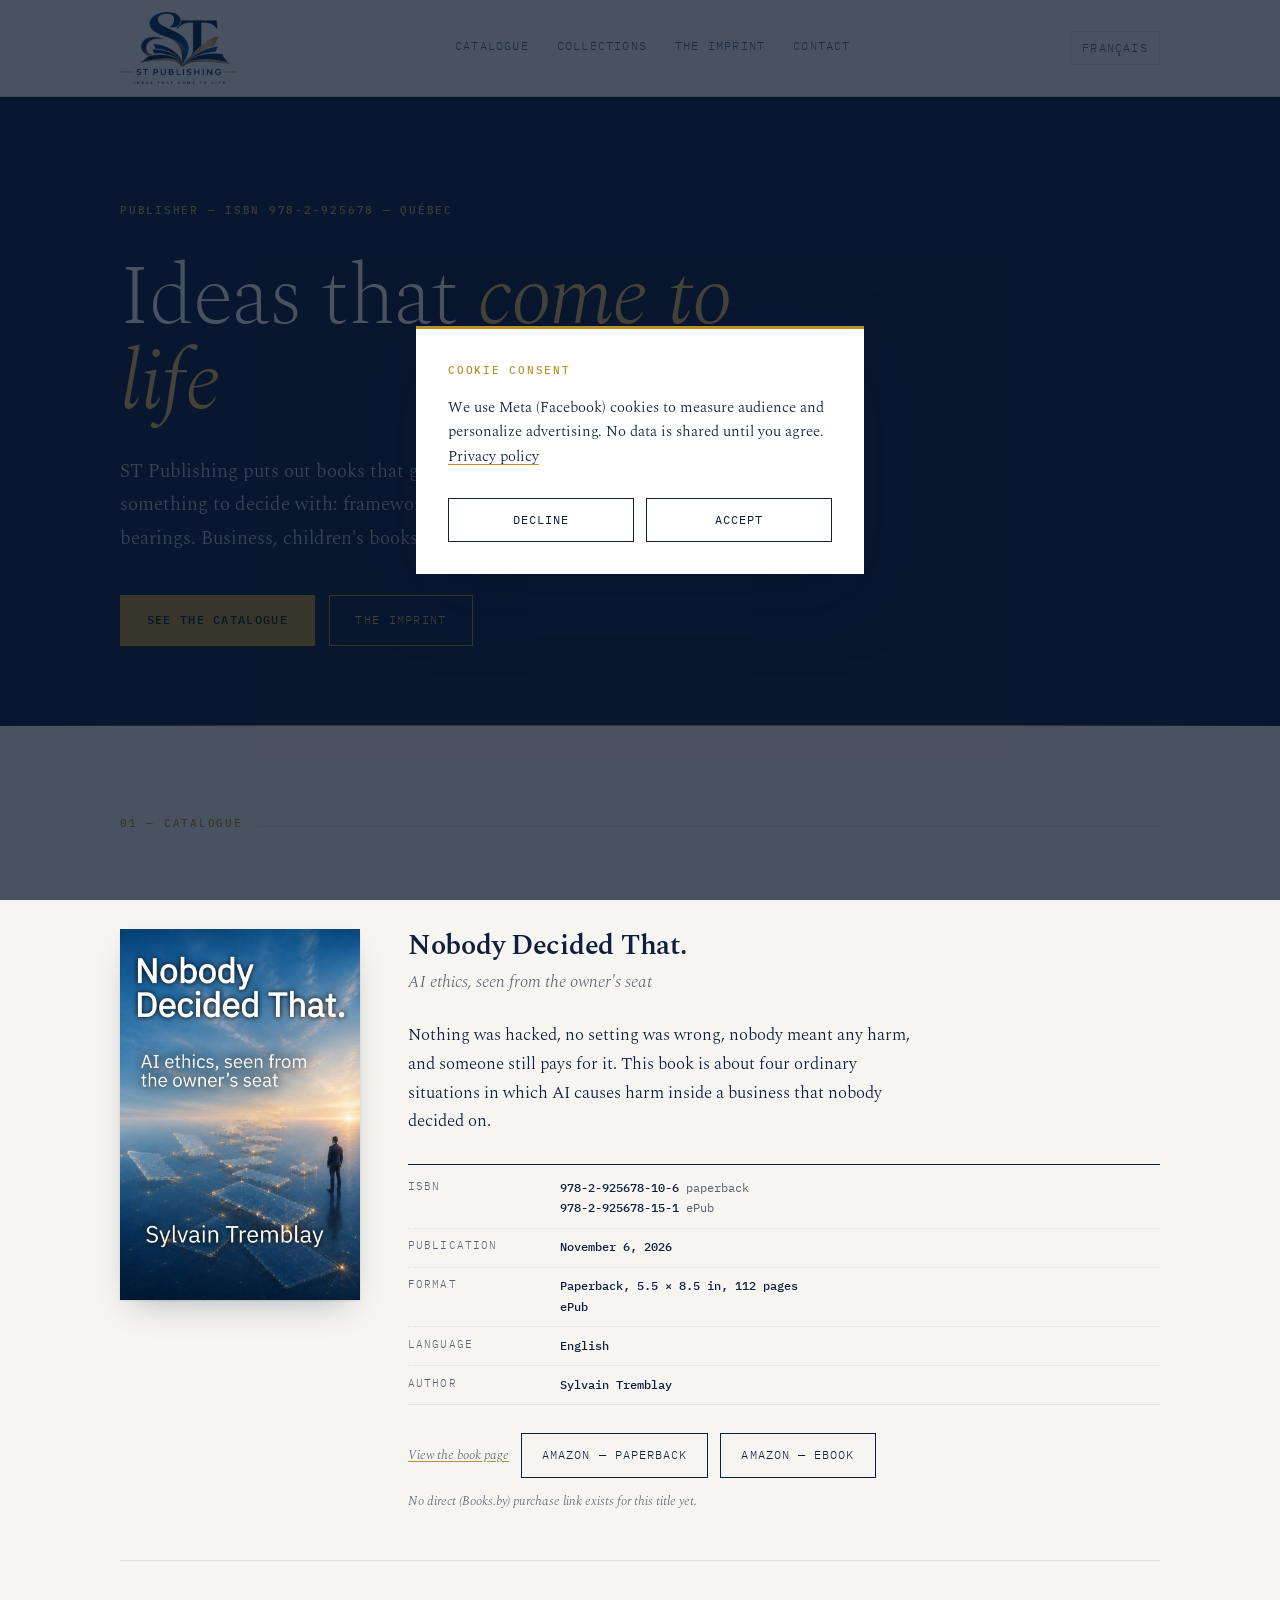
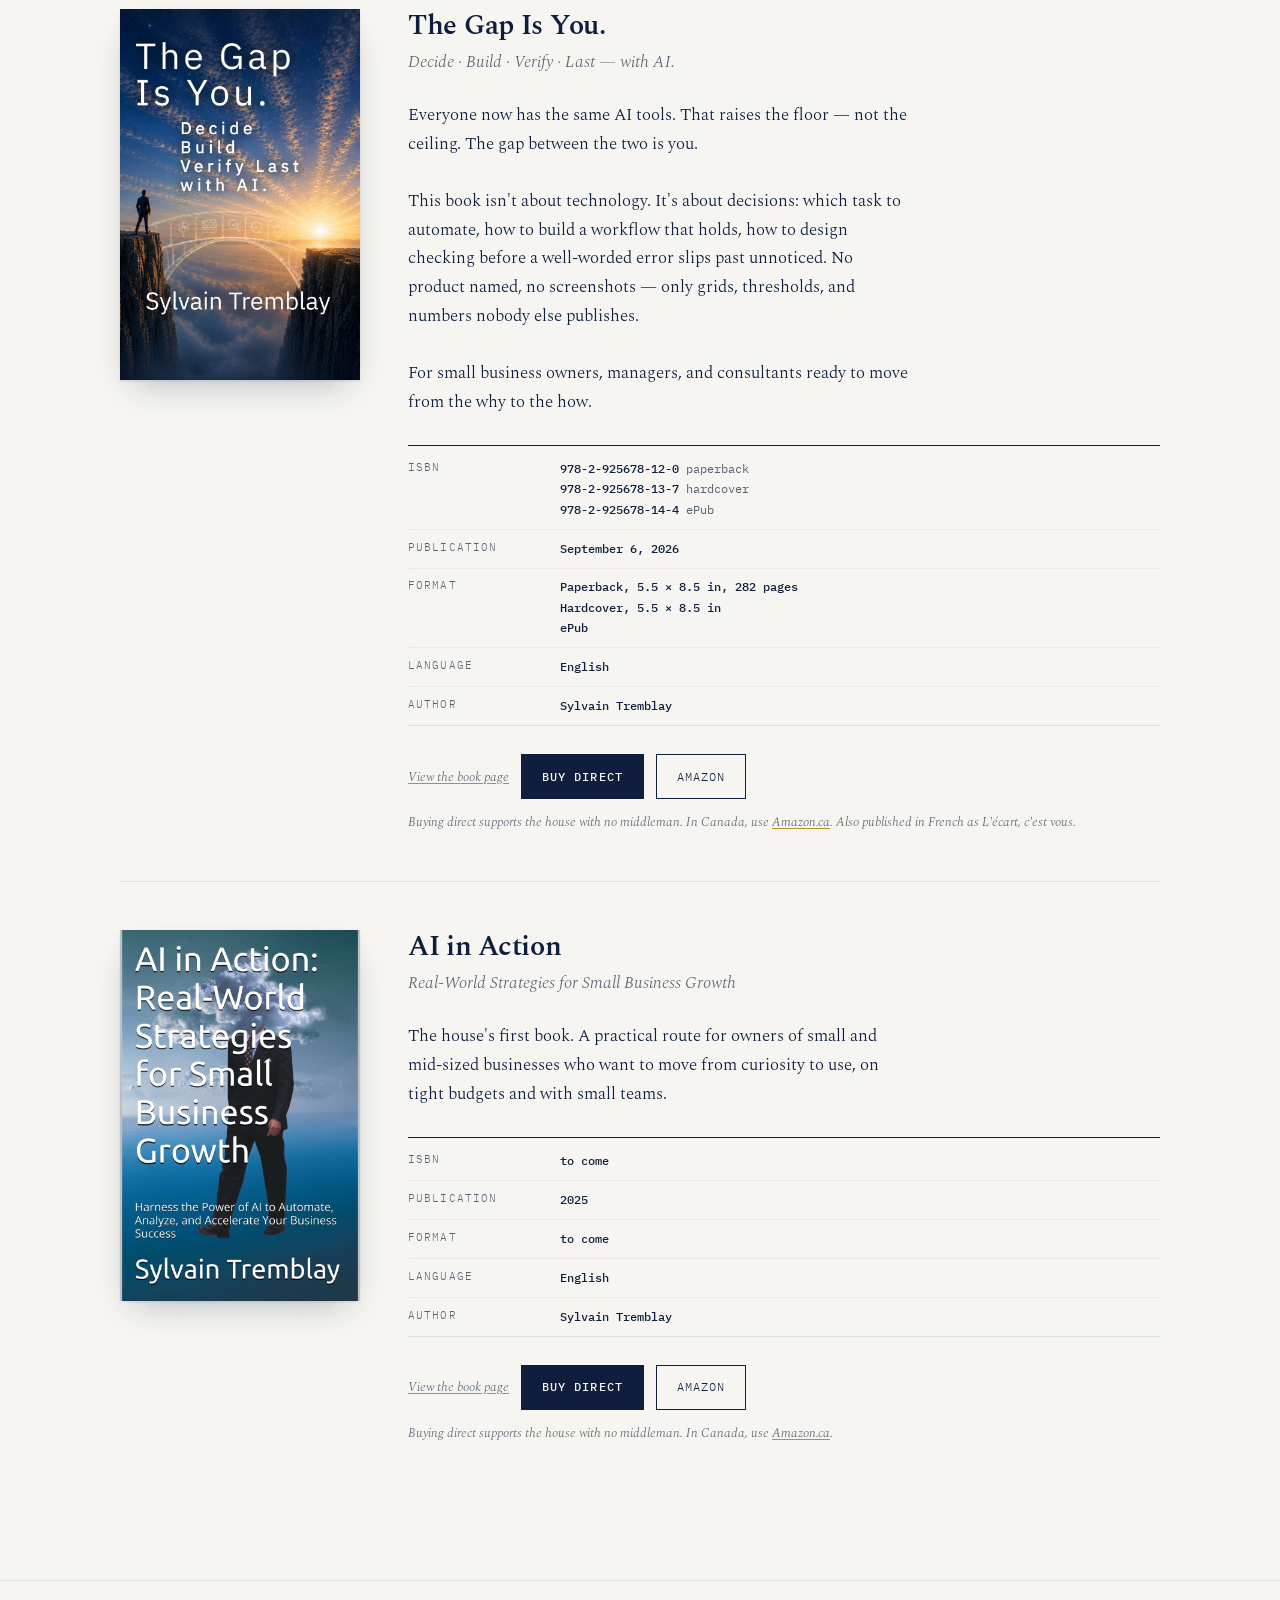
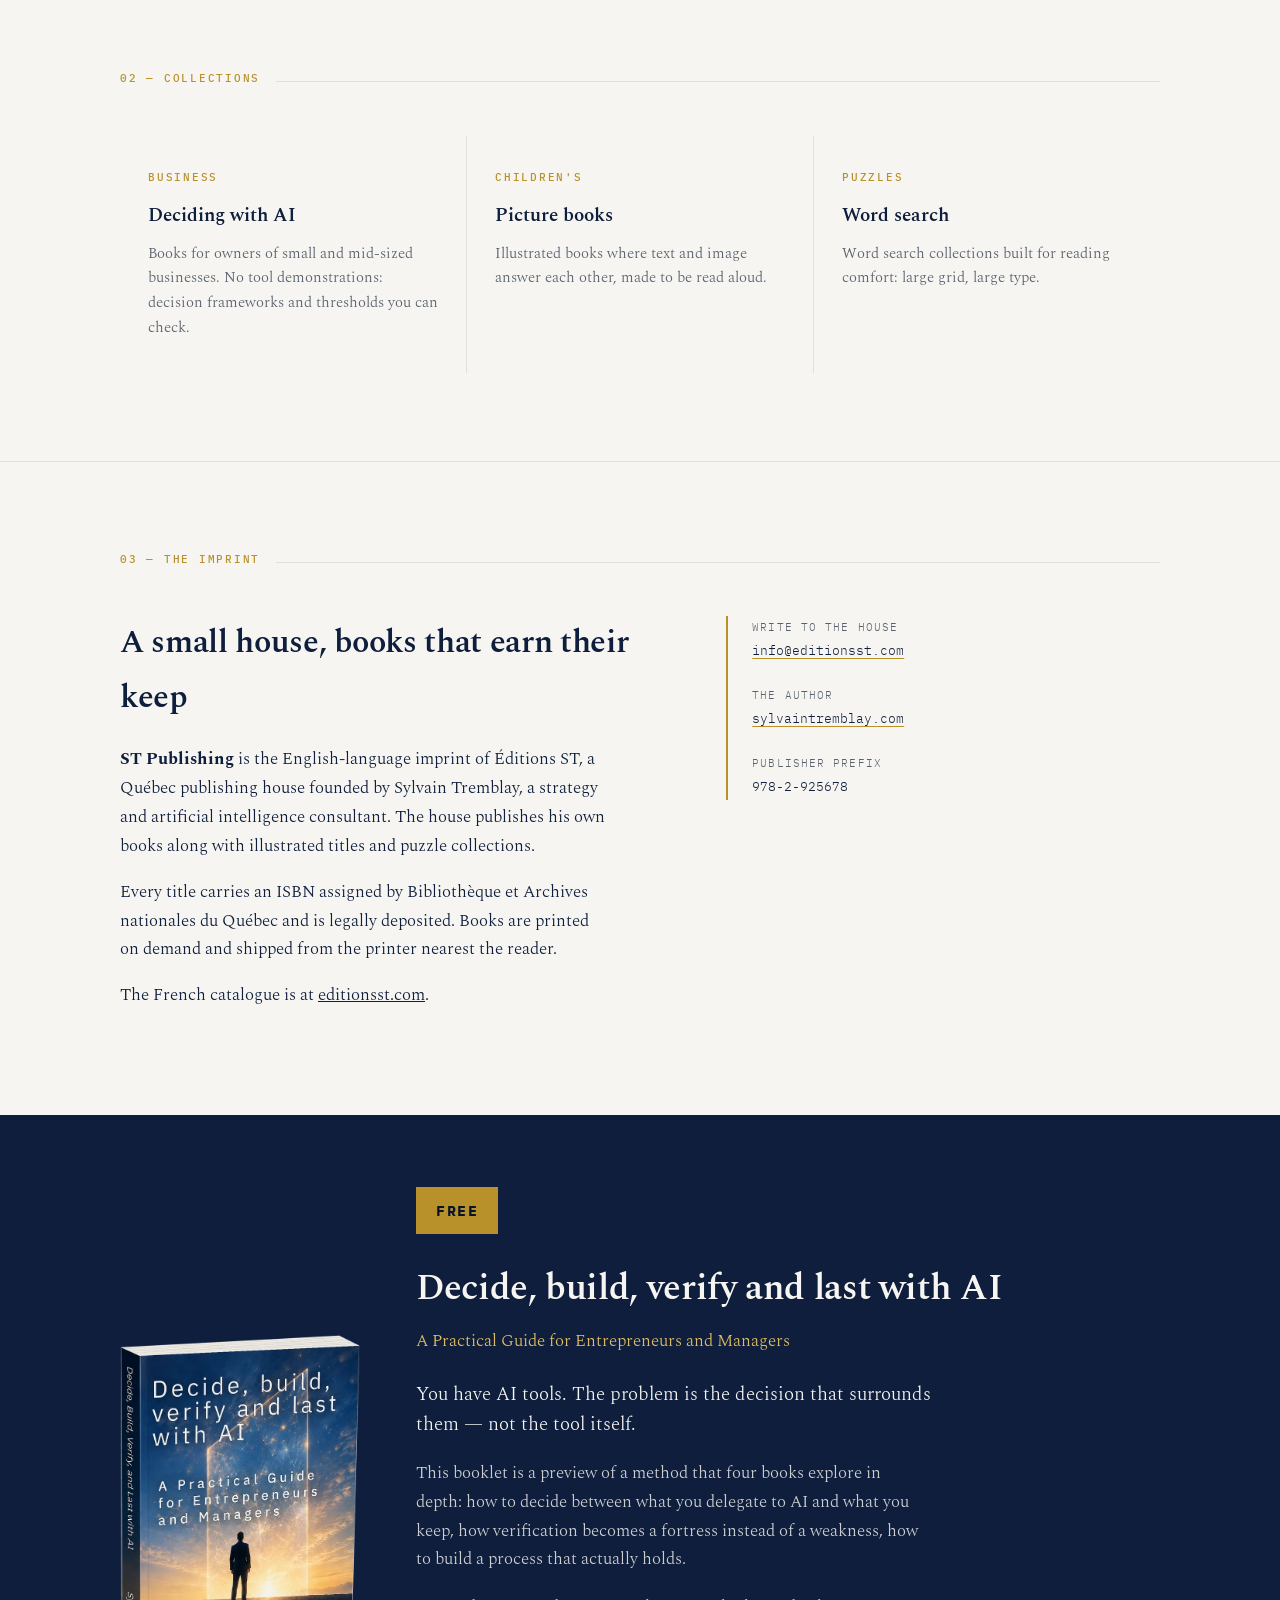
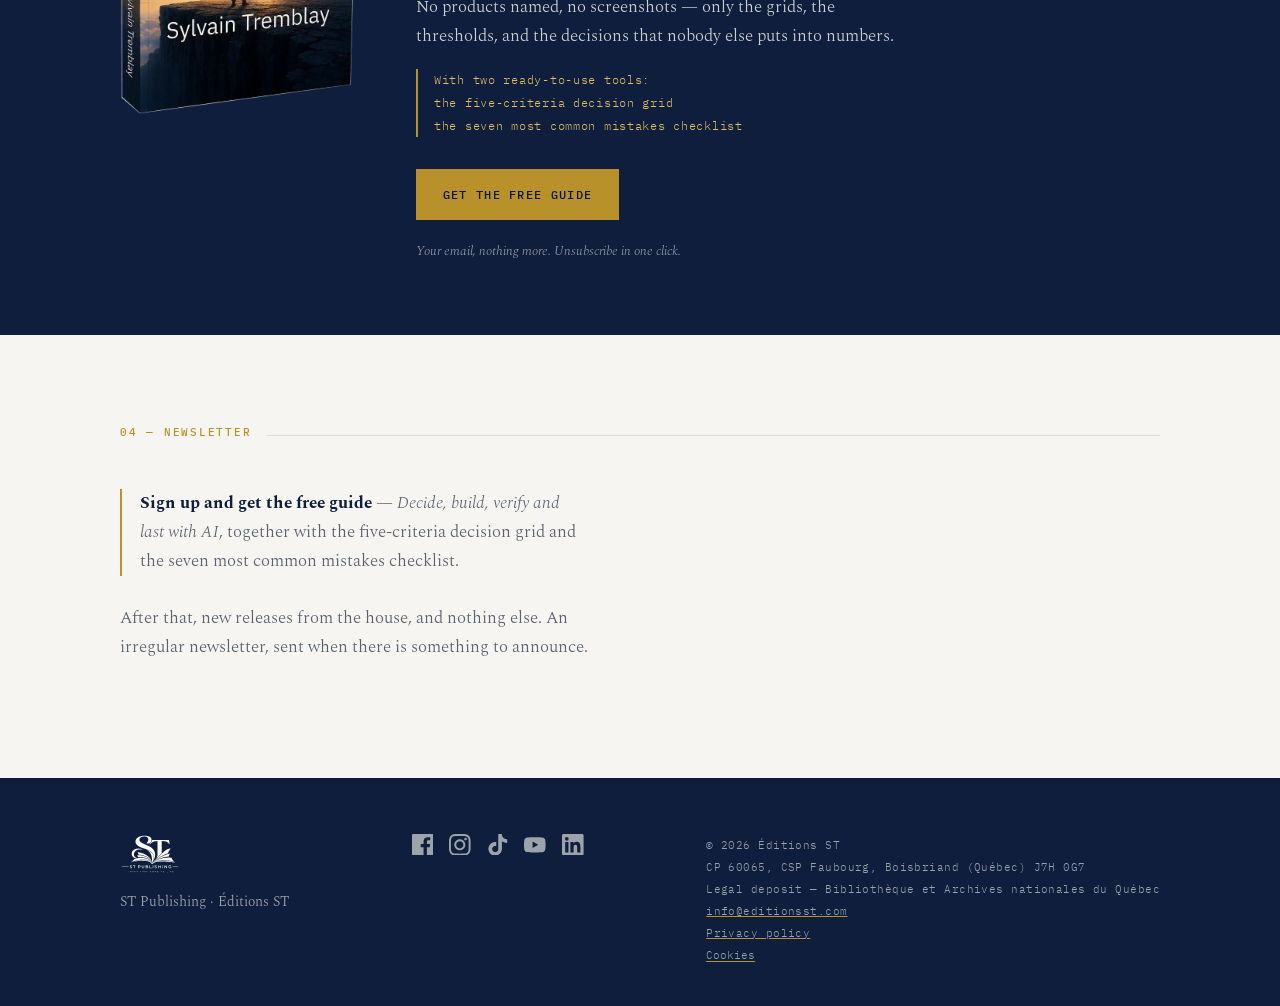
<file: en/index.html>
<!DOCTYPE html>
<html lang="en">
<head>
<meta charset="utf-8">
<meta name="viewport" content="width=device-width, initial-scale=1">
<script>
/* Ads for the free guide land on /en/#guide. They now go to the landing page
   (form on the first screen, no modal); the query string — UTM, fbclid — is
   kept. No internal link on the site uses this anchor. */
if (location.hash === "#guide") location.replace("/en/free-guide/" + location.search);
</script>
<title>ST Publishing — Ideas that come to life</title>
<meta name="description" content="The English-language imprint of Éditions ST, a Québec publishing house. Business, children's and puzzle books. Publisher of Sylvain Tremblay.">
<link rel="canonical" href="https://editionsst.com/en/">
<link rel="alternate" hreflang="fr-CA" href="https://editionsst.com/">
<link rel="alternate" hreflang="en" href="https://editionsst.com/en/">
<link rel="alternate" hreflang="x-default" href="https://editionsst.com/">
<meta property="og:title" content="ST Publishing — Ideas that come to life">
<meta property="og:description" content="The English-language imprint of Éditions ST, a Québec publishing house. Business, children's and puzzle books.">
<meta property="og:type" content="website">
<meta property="og:locale" content="en_CA">
<meta property="og:locale:alternate" content="fr_CA">
<meta property="og:url" content="https://editionsst.com/en/">
<meta property="og:image" content="https://editionsst.com/assets/og-st-publishing.png">
<link rel="icon" href="../assets/icone-st.png">
<link rel="preconnect" href="https://fonts.googleapis.com">
<link rel="preconnect" href="https://fonts.gstatic.com" crossorigin>
<link href="https://fonts.googleapis.com/css2?family=Spectral:ital,wght@0,200;0,300;0,400;0,600;0,700;1,300;1,400&family=IBM+Plex+Mono:wght@400;500&display=swap" rel="stylesheet">
<link rel="stylesheet" href="../assets/style.css">
<script type="application/ld+json">
{
  "@context": "https://schema.org",
  "@graph": [
    {
      "@type": "Organization",
      "@id": "https://editionsst.com/en/#st-publishing",
      "name": "ST Publishing",
      "url": "https://editionsst.com/en/",
      "logo": "https://editionsst.com/assets/logo-st-publishing.png",
      "email": "info@editionsst.com",
      "address": {
        "@type": "PostalAddress",
        "addressRegion": "QC",
        "addressCountry": "CA"
      },
      "parentOrganization": {
        "@id": "https://editionsst.com/#editions-st"
      },
      "description": "The English-language imprint of Éditions ST, a Québec publishing house founded by Sylvain Tremblay."
    },
    {
      "@type": "Organization",
      "@id": "https://editionsst.com/#editions-st",
      "name": "Éditions ST",
      "url": "https://editionsst.com/"
    },
    {
      "@type": "Person",
      "@id": "https://sylvaintremblay.com/#sylvain-tremblay",
      "name": "Sylvain Tremblay",
      "url": "https://sylvaintremblay.com"
    },
    {
      "@type": "Book",
      "@id": "https://editionsst.com/en/#nobody-decided-that",
      "name": "Nobody Decided That.",
      "author": {
        "@id": "https://sylvaintremblay.com/#sylvain-tremblay"
      },
      "publisher": {
        "@id": "https://editionsst.com/en/#st-publishing"
      },
      "inLanguage": "en",
      "datePublished": "2026-11-06",
      "image": "https://editionsst.com/assets/couverture-nobody-decided-that.jpg",
      "description": "Nothing was hacked, no setting was wrong, nobody meant any harm, and someone still pays for it. This book is about four ordinary situations in which AI causes harm inside a business that nobody decided on. They are probably happening in yours this week.",
      "alternativeHeadline": "AI ethics, seen from the owner's seat",
      "isbn": "978-2-925678-10-6",
      "sameAs": [
        "https://www.amazon.com/dp/2925678106",
        "https://www.amazon.com/dp/B0HQ1GJ49K"
      ],
      "workExample": [
        {
          "@type": "Book",
          "bookFormat": "https://schema.org/Paperback",
          "isbn": "978-2-925678-10-6",
          "inLanguage": "en"
        },
        {
          "@type": "Book",
          "bookFormat": "https://schema.org/EBook",
          "isbn": "978-2-925678-15-1",
          "inLanguage": "en"
        }
      ]
    },
    {
      "@type": "Book",
      "@id": "https://editionsst.com/en/#the-gap-is-you",
      "name": "The Gap Is You.",
      "author": {
        "@id": "https://sylvaintremblay.com/#sylvain-tremblay"
      },
      "publisher": {
        "@id": "https://editionsst.com/en/#st-publishing"
      },
      "inLanguage": "en",
      "datePublished": "2026-09-06",
      "image": "https://editionsst.com/assets/couverture-the-gap-is-you.jpg",
      "description": "Everyone now has the same AI tools. That raises the floor — not the ceiling. The gap between the two is you. This book isn't about technology. It's about decisions: which task to automate, how to build a workflow that holds, how to design checking before a well-worded error slips past unnoticed. No product named, no screenshots — only grids, thresholds, and numbers nobody else publishes. For small business owners, managers, and consultants ready to move from the why to the how.",
      "sameAs": [
        "https://books.by/st-publishing/the-gap-is-you",
        "https://www.amazon.com/dp/B0HGN9P6RV"
      ],
      "alternativeHeadline": "Decide · Build · Verify · Last — with AI.",
      "isbn": "978-2-925678-12-0",
      "workExample": [
        {
          "@type": "Book",
          "bookFormat": "https://schema.org/Paperback",
          "isbn": "978-2-925678-12-0",
          "inLanguage": "en"
        },
        {
          "@type": "Book",
          "bookFormat": "https://schema.org/Hardcover",
          "isbn": "978-2-925678-13-7",
          "inLanguage": "en"
        },
        {
          "@type": "Book",
          "bookFormat": "https://schema.org/EBook",
          "isbn": "978-2-925678-14-4",
          "inLanguage": "en"
        }
      ]
    },
    {
      "@type": "Book",
      "@id": "https://editionsst.com/en/#ai-in-action",
      "name": "AI in Action",
      "author": {
        "@id": "https://sylvaintremblay.com/#sylvain-tremblay"
      },
      "publisher": {
        "@id": "https://editionsst.com/en/#st-publishing"
      },
      "inLanguage": "en",
      "datePublished": "2025-08-06",
      "image": "https://editionsst.com/assets/couverture-ai-in-action.jpg",
      "description": "The house's first book. A practical route for owners of small and mid-sized businesses who want to move from curiosity to use, on tight budgets and with small teams.",
      "sameAs": [
        "https://books.by/st-publishing/ai-in-action",
        "https://www.amazon.com/dp/B0FLF4T1T8"
      ],
      "alternativeHeadline": "Real-World Strategies for Small Business Growth"
    }
  ]
}
</script>
<!-- Meta pixel: loaded only after consent, see assets/consentement.js -->
<script src="../assets/consentement.js" defer></script>
<script src="../assets/infolettre.js" defer></script>
<script src="../assets/promo.js" defer></script>
</head>
<body>

<header class="bandeau">
  <div class="enveloppe">
    <a class="marque" href="#">
      <img src="../assets/logo-st-publishing.png" alt="ST Publishing">
    </a>
    <nav class="menu">
      <a href="#catalogue">Catalogue</a>
      <a href="#collections">Collections</a>
      <a href="#imprint">The imprint</a>
      <a href="#contact">Contact</a>
    </nav>
    <a class="langue" href="/" hreflang="fr-CA" lang="fr">Français</a>
  </div>
</header>

<section class="hero">
  <div class="enveloppe">
    <span class="etiquette prefixe">Publisher — ISBN 978-2-925678 — Québec</span>
    <h1>Ideas that <em>come to life</em></h1>
    <p>ST Publishing puts out books that give the reader something to decide with: frameworks, thresholds, bearings. Business, children's books, puzzles.</p>
    <div class="actions">
      <a class="bouton plein" href="#catalogue">See the catalogue</a>
      <a class="bouton vide" href="#imprint">The imprint</a>
    </div>
  </div>
</section>

<section class="section" id="catalogue">
  <div class="enveloppe">
    <div class="titre-section">
      <span class="etiquette">01 — Catalogue</span>
      <span class="trait"></span>
    </div>

    <article class="ouvrage">
      <div class="couverture liee">
        <a href="/en/nobody-decided-that/" tabindex="-1" aria-hidden="true"><img src="../assets/couverture-nobody-decided-that.jpg" alt="Cover of Nobody Decided That."></a>
      </div>
      <div>
        <h3><a href="/en/nobody-decided-that/">Nobody Decided That.</a></h3>
        <p class="sous-titre">AI ethics, seen from the owner's seat</p>
        <p class="resume">Nothing was hacked, no setting was wrong, nobody meant any harm, and someone still pays for it. This book is about four ordinary situations in which AI causes harm inside a business that nobody decided on.</p>
        <dl class="fiche">
          <div><dt>ISBN</dt><dd>978-2-925678-10-6 <span class="mention-format">paperback</span><br>978-2-925678-15-1 <span class="mention-format">ePub</span></dd></div>
          <div><dt>Publication</dt><dd>November 6, 2026</dd></div>
          <div><dt>Format</dt><dd>Paperback, 5.5 × 8.5 in, 112 pages<br>ePub</dd></div>
          <div><dt>Language</dt><dd>English</dd></div>
          <div><dt>Author</dt><dd>Sylvain Tremblay</dd></div>
        </dl>
        <div class="achats">
          <span class="note-achat"><a href="/en/nobody-decided-that/" aria-label="View the book page: Nobody Decided That.">View the book page</a></span>
          <a class="achat autre" href="https://www.amazon.com/dp/2925678106" rel="noopener">Amazon — paperback</a>
          <a class="achat autre" href="https://www.amazon.com/dp/B0HQ1GJ49K" rel="noopener">Amazon — ebook</a>
          <span class="note-achat">No direct (Books.by) purchase link exists for this title yet.</span>
        </div>
      </div>
    </article>

    <article class="ouvrage">
      <div class="couverture liee">
        <a href="/en/the-gap-is-you/" tabindex="-1" aria-hidden="true"><img src="../assets/couverture-the-gap-is-you.jpg" alt="Cover of The Gap Is You."></a>
      </div>
      <div>
        <h3><a href="/en/the-gap-is-you/">The Gap Is You.</a></h3>
        <p class="sous-titre">Decide · Build · Verify · Last — with AI.</p>
        <p class="resume">Everyone now has the same AI tools. That raises the floor — not the ceiling. The gap between the two is you.</p>
        <p class="resume">This book isn't about technology. It's about decisions: which task to automate, how to build a workflow that holds, how to design checking before a well-worded error slips past unnoticed. No product named, no screenshots — only grids, thresholds, and numbers nobody else publishes.</p>
        <p class="resume">For small business owners, managers, and consultants ready to move from the why to the how.</p>
        <dl class="fiche">
          <div><dt>ISBN</dt><dd>978-2-925678-12-0 <span class="mention-format">paperback</span><br>978-2-925678-13-7 <span class="mention-format">hardcover</span><br>978-2-925678-14-4 <span class="mention-format">ePub</span></dd></div>
          <div><dt>Publication</dt><dd>September 6, 2026</dd></div>
          <div><dt>Format</dt><dd>Paperback, 5.5 × 8.5 in, 282 pages<br>Hardcover, 5.5 × 8.5 in<br>ePub</dd></div>
          <div><dt>Language</dt><dd>English</dd></div>
          <div><dt>Author</dt><dd>Sylvain Tremblay</dd></div>
        </dl>
        <div class="achats">
          <span class="note-achat"><a href="/en/the-gap-is-you/" aria-label="View the book page: The Gap Is You.">View the book page</a></span>
          <a class="achat direct" href="https://books.by/st-publishing/the-gap-is-you" rel="noopener">Buy direct</a>
          <a class="achat autre" href="https://www.amazon.com/dp/B0HGN9P6RV" rel="noopener">Amazon</a>
          <span class="note-achat">Buying direct supports the house with no middleman. In Canada, use <a href="https://www.amazon.ca/dp/B0HGN9P6RV" rel="noopener">Amazon.ca</a>. Also published in French as <em>L'écart, c'est vous.</em></span>
        </div>
      </div>
    </article>

    <article class="ouvrage">
      <div class="couverture liee">
        <a href="/en/ai-in-action/" tabindex="-1" aria-hidden="true"><img src="../assets/couverture-ai-in-action.jpg" alt="Cover of AI in Action"></a>
      </div>
      <div>
        <h3><a href="/en/ai-in-action/">AI in Action</a></h3>
        <p class="sous-titre">Real-World Strategies for Small Business Growth</p>
        <p class="resume">The house's first book. A practical route for owners of small and mid-sized businesses who want to move from curiosity to use, on tight budgets and with small teams.</p>
        <dl class="fiche">
          <div><dt>ISBN</dt><dd class="a-completer">to come</dd></div>
          <div><dt>Publication</dt><dd>2025</dd></div>
          <div><dt>Format</dt><dd class="a-completer">to come</dd></div>
          <div><dt>Language</dt><dd>English</dd></div>
          <div><dt>Author</dt><dd>Sylvain Tremblay</dd></div>
        </dl>
        <div class="achats">
          <span class="note-achat"><a href="/en/ai-in-action/" aria-label="View the book page: AI in Action">View the book page</a></span>
          <a class="achat direct" href="https://books.by/st-publishing/ai-in-action" rel="noopener">Buy direct</a>
          <a class="achat autre" href="https://www.amazon.com/dp/B0FLF4T1T8" rel="noopener">Amazon</a>
          <span class="note-achat">Buying direct supports the house with no middleman. In Canada, use <a href="https://www.amazon.ca/dp/B0FLF4T1T8" rel="noopener">Amazon.ca</a>.</span>
        </div>
      </div>
    </article>
  </div>
</section>

<section class="section" id="collections">
  <div class="enveloppe">
    <div class="titre-section">
      <span class="etiquette">02 — Collections</span>
      <span class="trait"></span>
    </div>
    <div class="collections">
      <div class="collection">
        <span class="etiquette">Business</span>
        <h3>Deciding with AI</h3>
        <p>Books for owners of small and mid-sized businesses. No tool demonstrations: decision frameworks and thresholds you can check.</p>
      </div>
      <div class="collection">
        <span class="etiquette">Children's</span>
        <h3>Picture books</h3>
        <p>Illustrated books where text and image answer each other, made to be read aloud.</p>
      </div>
      <div class="collection">
        <span class="etiquette">Puzzles</span>
        <h3>Word search</h3>
        <p>Word search collections built for reading comfort: large grid, large type.</p>
      </div>
    </div>
  </div>
</section>

<section class="section" id="imprint">
  <div class="enveloppe">
    <div class="titre-section">
      <span class="etiquette">03 — The imprint</span>
      <span class="trait"></span>
    </div>
    <div class="maison">
      <div>
        <h2 style="margin-bottom:1.25rem">A small house, books that earn their keep</h2>
        <p><strong>ST Publishing</strong> is the English-language imprint of Éditions ST, a Québec publishing house founded by Sylvain Tremblay, a strategy and artificial intelligence consultant. The house publishes his own books along with illustrated titles and puzzle collections.</p>
        <p>Every title carries an ISBN assigned by Bibliothèque et Archives nationales du Québec and is legally deposited. Books are printed on demand and shipped from the printer nearest the reader.</p>
        <p>The French catalogue is at <a href="/" hreflang="fr-CA" lang="fr">editionsst.com</a>.</p>
      </div>
      <div class="coordonnees" id="contact">
        <span>Write to the house</span>
        <a href="mailto:info@editionsst.com">info@editionsst.com</a>
        <span>The author</span>
        <a href="https://sylvaintremblay.com">sylvaintremblay.com</a>
        <span>Publisher prefix</span>
        978-2-925678
      </div>
    </div>
  </div>
</section>

<section class="gratuit" id="guide">
  <div class="enveloppe">
    <figure class="couverture-guide">
      <img src="../assets/couverture-guide-decide-build-3d.webp" alt="The guide Decide, build, verify and last with AI, three-quarter view" width="620" height="979">
    </figure>
    <div>
      <span class="pastille">Free</span>
      <a class="bouton plein cta-mobile" href="#newsletter">Get the free guide</a>
      <h2>Decide, build, verify and last with AI</h2>
      <p class="sous-titre">A Practical Guide for Entrepreneurs and Managers</p>
      <p class="accroche">You have AI tools. The problem is the decision that surrounds them — not the tool itself.</p>
      <p class="detail">This booklet is a preview of a method that four books explore in depth: how to decide between what you delegate to AI and what you keep, how verification becomes a fortress instead of a weakness, how to build a process that actually holds.</p>
      <p class="detail">No products named, no screenshots — only the grids, the thresholds, and the decisions that nobody else puts into numbers.</p>
      <p class="cadeaux">With two ready-to-use tools:<br>the five-criteria decision grid<br>the seven most common mistakes checklist</p>
      <div class="actions">
        <a class="bouton plein" href="#newsletter">Get the free guide</a>
      </div>
      <p class="mention">Your email, nothing more. Unsubscribe in one click.</p>
    </div>
  </div>
</section>

<section class="section" id="newsletter">
  <div class="enveloppe">
    <div class="titre-section">
      <span class="etiquette">04 — Newsletter</span>
      <span class="trait"></span>
    </div>
    <div class="infolettre">
      <p class="offre"><strong>Sign up and get the free guide</strong> — <em>Decide, build, verify and last with AI</em>, together with the five-criteria decision grid and the seven most common mistakes checklist.</p>
      <p>After that, new releases from the house, and nothing else. An irregular newsletter, sent when there is something to announce.</p>
      <script async src="https://eocampaign1.com/form/5be2a722-a8c5-11f1-b844-5f5ccf2ed10a.js" data-form="5be2a722-a8c5-11f1-b844-5f5ccf2ed10a"></script>
    </div>
  </div>
</section>

<footer class="pied">
  <div class="enveloppe">
    <div>
      <img src="../assets/logo-st-publishing-blanc.png" alt="ST Publishing">
      <div>ST Publishing · Éditions ST</div>
    </div>
    <div class="reseaux" aria-label="Social media">
      <a href="https://www.facebook.com/profile.php?id=61593653886835" aria-label="Facebook" title="Facebook"><svg viewBox="0 0 24 24" fill="currentColor" aria-hidden="true"><path d="M22.675 0h-21.35C.595 0 0 .592 0 1.326v21.348C0 23.408.595 24 1.325 24H12.82V14.706h-3.13v-3.62h3.13V8.413c0-3.1 1.894-4.788 4.659-4.788 1.325 0 2.464.099 2.795.143v3.24h-1.918c-1.504 0-1.795.715-1.795 1.763v2.312h3.587l-.467 3.62h-3.12V24h6.116C23.406 24 24 23.408 24 22.674V1.326C24 .592 23.406 0 22.675 0z"/></svg></a>
      <a href="https://www.instagram.com/editions_st/" aria-label="Instagram" title="Instagram"><svg viewBox="0 0 24 24" fill="currentColor" aria-hidden="true"><path d="M12 0C8.74 0 8.333.015 7.053.072 5.775.132 4.905.333 4.14.63c-.789.306-1.459.717-2.126 1.384S.935 3.35.63 4.14C.333 4.905.131 5.775.072 7.053.012 8.333 0 8.74 0 12s.015 3.667.072 4.947c.06 1.277.261 2.148.558 2.913.306.788.717 1.459 1.384 2.126.667.666 1.336 1.079 2.126 1.384.766.296 1.636.499 2.913.558C8.333 23.988 8.74 24 12 24s3.667-.015 4.947-.072c1.277-.06 2.148-.262 2.913-.558.788-.306 1.459-.718 2.126-1.384.666-.667 1.079-1.335 1.384-2.126.296-.765.499-1.636.558-2.913.06-1.28.072-1.687.072-4.947s-.015-3.667-.072-4.947c-.06-1.277-.262-2.149-.558-2.913-.306-.789-.718-1.459-1.384-2.126C21.319 1.347 20.651.935 19.86.63c-.765-.297-1.636-.499-2.913-.558C15.667.012 15.26 0 12 0zm0 2.16c3.203 0 3.585.016 4.85.071 1.17.055 1.805.249 2.227.415.562.217.96.477 1.382.896.419.42.679.819.896 1.381.164.422.36 1.057.413 2.227.057 1.266.07 1.646.07 4.85s-.015 3.585-.074 4.85c-.061 1.17-.256 1.805-.421 2.227-.224.562-.479.96-.899 1.382-.419.419-.824.679-1.38.896-.42.164-1.065.36-2.235.413-1.274.057-1.649.07-4.859.07-3.211 0-3.586-.015-4.859-.074-1.171-.061-1.816-.256-2.236-.421-.569-.224-.96-.479-1.379-.899-.421-.419-.69-.824-.9-1.38-.165-.42-.359-1.065-.42-2.235-.045-1.26-.061-1.649-.061-4.844 0-3.196.016-3.586.061-4.861.061-1.17.255-1.814.42-2.234.21-.57.479-.96.9-1.381.419-.419.81-.689 1.379-.898.42-.166 1.051-.361 2.221-.421 1.275-.045 1.65-.06 4.859-.06l.045.03zm0 3.678c-3.405 0-6.162 2.76-6.162 6.162 0 3.405 2.76 6.162 6.162 6.162 3.405 0 6.162-2.76 6.162-6.162 0-3.405-2.76-6.162-6.162-6.162zM12 16c-2.21 0-4-1.79-4-4s1.79-4 4-4 4 1.79 4 4-1.79 4-4 4zm7.846-10.405c0 .795-.646 1.44-1.44 1.44-.795 0-1.44-.646-1.44-1.44 0-.794.646-1.439 1.44-1.439.793-.001 1.44.645 1.44 1.439z"/></svg></a>
      <a href="https://www.tiktok.com/@editions.st" aria-label="TikTok" title="TikTok"><svg viewBox="0 0 24 24" fill="currentColor" aria-hidden="true"><path d="M12.525.02c1.31-.02 2.61-.01 3.91-.02.08 1.53.63 3.09 1.75 4.17 1.12 1.11 2.7 1.62 4.24 1.79v4.03c-1.44-.05-2.89-.35-4.2-.97-.57-.26-1.1-.59-1.62-.93-.01 2.92.01 5.84-.02 8.75-.08 1.4-.54 2.79-1.35 3.94-1.31 1.92-3.58 3.17-5.91 3.21-1.43.08-2.86-.31-4.08-1.03-2.02-1.19-3.44-3.37-3.65-5.71-.02-.5-.03-1-.01-1.49.18-1.9 1.12-3.72 2.58-4.96 1.66-1.44 3.98-2.13 6.15-1.72.02 1.48-.04 2.96-.04 4.44-.99-.32-2.15-.23-3.02.37-.63.41-1.11 1.04-1.36 1.75-.21.51-.15 1.07-.14 1.61.24 1.64 1.82 3.02 3.5 2.87 1.12-.01 2.19-.66 2.77-1.61.19-.33.4-.67.41-1.06.1-1.79.06-3.57.07-5.36.01-4.03-.01-8.05.02-12.07z"/></svg></a>
      <a href="https://www.youtube.com/@EditionsST" aria-label="YouTube" title="YouTube"><svg viewBox="0 0 24 24" fill="currentColor" aria-hidden="true"><path d="M23.498 6.186a3.016 3.016 0 0 0-2.122-2.136C19.505 3.545 12 3.545 12 3.545s-7.505 0-9.377.505A3.017 3.017 0 0 0 .502 6.186 31.6 31.6 0 0 0 0 12a31.6 31.6 0 0 0 .502 5.814 3.016 3.016 0 0 0 2.122 2.136c1.871.505 9.376.505 9.376.505s7.505 0 9.377-.505a3.015 3.015 0 0 0 2.122-2.136A31.6 31.6 0 0 0 24 12a31.6 31.6 0 0 0-.502-5.814zM9.545 15.568V8.432L15.818 12l-6.273 3.568z"/></svg></a>
      <a href="https://www.linkedin.com/company/%C3%A9ditions-st/" aria-label="LinkedIn" title="LinkedIn"><svg viewBox="0 0 24 24" fill="currentColor" aria-hidden="true"><path d="M20.447 20.452h-3.554v-5.569c0-1.328-.027-3.037-1.852-3.037-1.853 0-2.136 1.445-2.136 2.939v5.667H9.351V9h3.414v1.561h.046c.477-.9 1.637-1.85 3.37-1.85 3.601 0 4.267 2.37 4.267 5.455v6.286zM5.337 7.433a2.062 2.062 0 1 1 0-4.125 2.062 2.062 0 0 1 0 4.125zM7.119 20.452H3.554V9h3.565v11.452zM22.225 0H1.771C.792 0 0 .774 0 1.729v20.542C0 23.227.792 24 1.771 24h20.451C23.2 24 24 23.227 24 22.271V1.729C24 .774 23.2 0 22.222 0z"/></svg></a>
    </div>
    <div class="legal">
      © <span id="annee">2026</span> Éditions ST<br>
      CP 60065, CSP Faubourg, Boisbriand (Québec) J7H 0G7<br>
      Legal deposit — Bibliothèque et Archives nationales du Québec<br>
      <a href="mailto:info@editionsst.com">info@editionsst.com</a><br>
      <a href="/en/privacy/">Privacy policy</a><br>
      <button type="button" class="lien-cookies" data-cookies-preferences>Cookies</button>
    </div>
  </div>
</footer>

<script>document.getElementById('annee').textContent=new Date().getFullYear();</script>
<!-- Cloudflare Web Analytics --><script type='module' src='https://static.cloudflareinsights.com/beacon.min.js' data-cf-beacon='{"token": "33d57bd1f9394815b605dad995699d8e"}'></script><!-- End Cloudflare Web Analytics -->
</body>
</html>
</file>
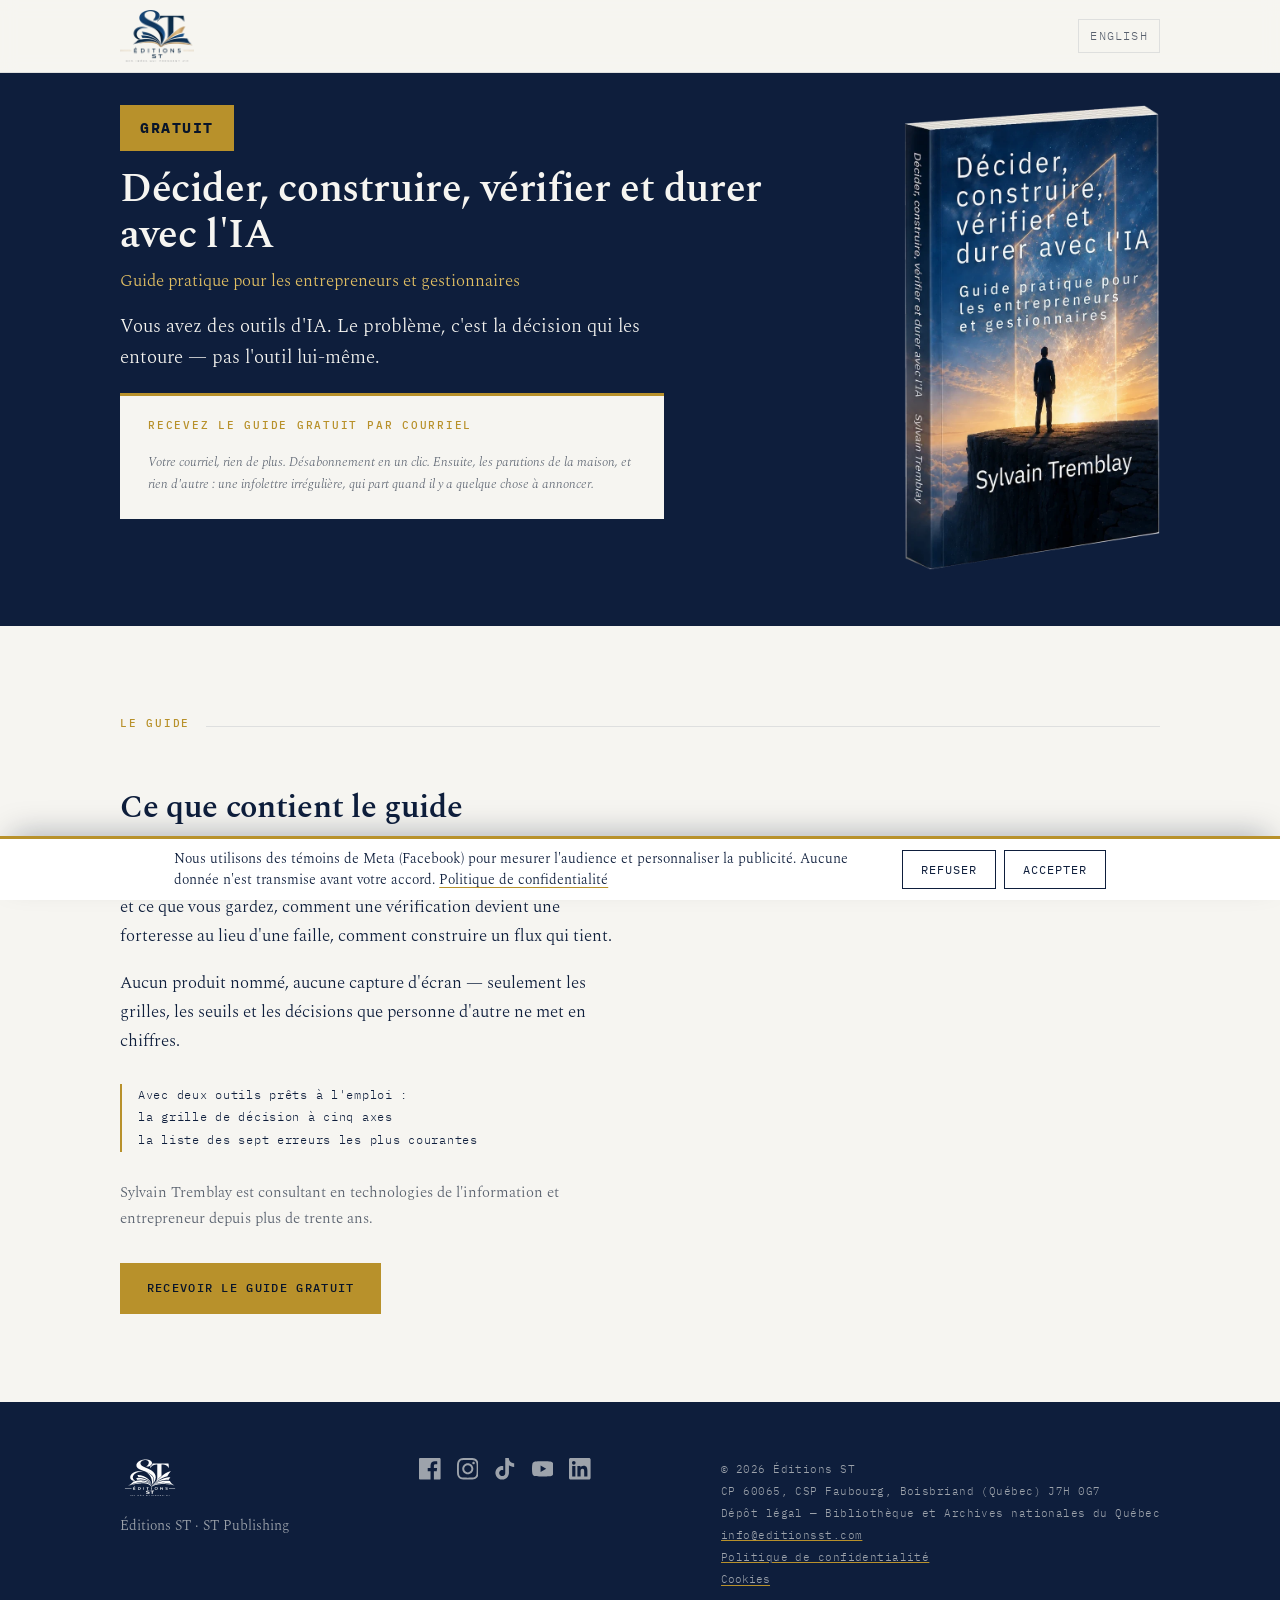
<file: guide-gratuit/index.html>
<!DOCTYPE html>
<html lang="fr-CA" data-consentement="bandeau">
<head>
<meta charset="utf-8">
<meta name="viewport" content="width=device-width, initial-scale=1">
<title>Guide gratuit — Décider, construire, vérifier et durer avec l'IA · Éditions ST</title>
<meta name="description" content="Recevez gratuitement le guide pratique pour les entrepreneurs et gestionnaires, avec la grille de décision à cinq axes et la liste des sept erreurs les plus courantes.">
<link rel="canonical" href="https://editionsst.com/guide-gratuit/">
<link rel="alternate" hreflang="fr-CA" href="https://editionsst.com/guide-gratuit/">
<link rel="alternate" hreflang="en" href="https://editionsst.com/en/free-guide/">
<link rel="alternate" hreflang="x-default" href="https://editionsst.com/guide-gratuit/">
<meta property="og:title" content="Guide gratuit — Décider, construire, vérifier et durer avec l'IA · Éditions ST">
<meta property="og:description" content="Recevez gratuitement le guide pratique pour les entrepreneurs et gestionnaires, avec la grille de décision à cinq axes et la liste des sept erreurs les plus courantes.">
<meta property="og:type" content="website">
<meta property="og:locale" content="fr_CA">
<meta property="og:url" content="https://editionsst.com/guide-gratuit/">
<meta property="og:image" content="https://editionsst.com/assets/og-editions-st.png">
<link rel="icon" href="../assets/icone-st.png">
<link rel="preconnect" href="https://fonts.googleapis.com">
<link rel="preconnect" href="https://fonts.gstatic.com" crossorigin>
<link href="https://fonts.googleapis.com/css2?family=Spectral:ital,wght@0,200;0,300;0,400;0,600;0,700;1,300;1,400&family=IBM+Plex+Mono:wght@400;500&display=swap" rel="stylesheet">
<link rel="stylesheet" href="../assets/style.css">
<!-- Pixel Meta : chargé uniquement après consentement, voir assets/consentement.js.
     Page d'atterrissage : consentement en bandeau non bloquant (data-consentement
     sur <html>), pas de promo — le formulaire doit être visible tout de suite. -->
<script src="../assets/consentement.js" defer></script>
<script src="../assets/infolettre.js" defer></script>
</head>
<body>

<header class="bandeau epure">
  <div class="enveloppe">
    <a class="marque" href="/">
      <img src="../assets/logo-editions-st.png" alt="Éditions ST">
    </a>
    <a class="langue" href="/en/free-guide/" hreflang="en" lang="en">English</a>
  </div>
</header>

<section class="atterrissage">
  <div class="enveloppe">
    <div>
      <span class="pastille">Gratuit</span>
      <h1>Décider, construire, vérifier et durer avec l'IA</h1>
      <p class="sous-titre">Guide pratique pour les entrepreneurs et gestionnaires</p>
      <p class="accroche">Vous avez des outils d'IA. Le problème, c'est la décision qui les entoure — pas l'outil lui-même.</p>
      <div class="carte-formulaire" id="formulaire">
        <span class="etiquette">Recevez le guide gratuit par courriel</span>
        <div class="infolettre">
          <script async src="https://eocampaign1.com/form/5be2a722-a8c5-11f1-b844-5f5ccf2ed10a.js" data-form="5be2a722-a8c5-11f1-b844-5f5ccf2ed10a"></script>
        </div>
        <p class="mention">Votre courriel, rien de plus. Désabonnement en un clic. Ensuite, les parutions de la maison, et rien d'autre : une infolettre irrégulière, qui part quand il y a quelque chose à annoncer.</p>
      </div>
    </div>
    <figure class="couverture-guide">
      <img src="../assets/couverture-guide-decider-construire-3d.webp" alt="Le guide Décider, construire, vérifier et durer avec l'IA, vu de trois quarts" width="620" height="1126">
    </figure>
  </div>
</section>

<section class="section atterrissage-suite">
  <div class="enveloppe">
    <div class="titre-section">
      <span class="etiquette">Le guide</span>
      <span class="trait"></span>
    </div>
    <h2>Ce que contient le guide</h2>
    <p class="detail">Ce livret est l'aperçu d'une méthode que quatre livres approfondissent : comment trancher entre ce que vous confiez à l'IA et ce que vous gardez, comment une vérification devient une forteresse au lieu d'une faille, comment construire un flux qui tient.</p>
    <p class="detail">Aucun produit nommé, aucune capture d'écran — seulement les grilles, les seuils et les décisions que personne d'autre ne met en chiffres.</p>
    <p class="cadeaux">Avec deux outils prêts à l'emploi :<br>la grille de décision à cinq axes<br>la liste des sept erreurs les plus courantes</p>
    <p class="auteur-ligne">Sylvain Tremblay est consultant en technologies de l'information et entrepreneur depuis plus de trente ans.</p>
    <div class="actions">
      <a class="bouton plein" href="#formulaire">Recevoir le guide gratuit</a>
    </div>
  </div>
</section>

<footer class="pied">
  <div class="enveloppe">
    <div>
      <img src="../assets/logo-editions-st-blanc.png" alt="Éditions ST">
      <div>Éditions ST · ST Publishing</div>
    </div>
    <div class="reseaux" aria-label="Réseaux sociaux">
      <a href="https://www.facebook.com/profile.php?id=61593653886835" aria-label="Facebook" title="Facebook"><svg viewBox="0 0 24 24" fill="currentColor" aria-hidden="true"><path d="M22.675 0h-21.35C.595 0 0 .592 0 1.326v21.348C0 23.408.595 24 1.325 24H12.82V14.706h-3.13v-3.62h3.13V8.413c0-3.1 1.894-4.788 4.659-4.788 1.325 0 2.464.099 2.795.143v3.24h-1.918c-1.504 0-1.795.715-1.795 1.763v2.312h3.587l-.467 3.62h-3.12V24h6.116C23.406 24 24 23.408 24 22.674V1.326C24 .592 23.406 0 22.675 0z"/></svg></a>
      <a href="https://www.instagram.com/editions_st/" aria-label="Instagram" title="Instagram"><svg viewBox="0 0 24 24" fill="currentColor" aria-hidden="true"><path d="M12 0C8.74 0 8.333.015 7.053.072 5.775.132 4.905.333 4.14.63c-.789.306-1.459.717-2.126 1.384S.935 3.35.63 4.14C.333 4.905.131 5.775.072 7.053.012 8.333 0 8.74 0 12s.015 3.667.072 4.947c.06 1.277.261 2.148.558 2.913.306.788.717 1.459 1.384 2.126.667.666 1.336 1.079 2.126 1.384.766.296 1.636.499 2.913.558C8.333 23.988 8.74 24 12 24s3.667-.015 4.947-.072c1.277-.06 2.148-.262 2.913-.558.788-.306 1.459-.718 2.126-1.384.666-.667 1.079-1.335 1.384-2.126.296-.765.499-1.636.558-2.913.06-1.28.072-1.687.072-4.947s-.015-3.667-.072-4.947c-.06-1.277-.262-2.149-.558-2.913-.306-.789-.718-1.459-1.384-2.126C21.319 1.347 20.651.935 19.86.63c-.765-.297-1.636-.499-2.913-.558C15.667.012 15.26 0 12 0zm0 2.16c3.203 0 3.585.016 4.85.071 1.17.055 1.805.249 2.227.415.562.217.96.477 1.382.896.419.42.679.819.896 1.381.164.422.36 1.057.413 2.227.057 1.266.07 1.646.07 4.85s-.015 3.585-.074 4.85c-.061 1.17-.256 1.805-.421 2.227-.224.562-.479.96-.899 1.382-.419.419-.824.679-1.38.896-.42.164-1.065.36-2.235.413-1.274.057-1.649.07-4.859.07-3.211 0-3.586-.015-4.859-.074-1.171-.061-1.816-.256-2.236-.421-.569-.224-.96-.479-1.379-.899-.421-.419-.69-.824-.9-1.38-.165-.42-.359-1.065-.42-2.235-.045-1.26-.061-1.649-.061-4.844 0-3.196.016-3.586.061-4.861.061-1.17.255-1.814.42-2.234.21-.57.479-.96.9-1.381.419-.419.81-.689 1.379-.898.42-.166 1.051-.361 2.221-.421 1.275-.045 1.65-.06 4.859-.06l.045.03zm0 3.678c-3.405 0-6.162 2.76-6.162 6.162 0 3.405 2.76 6.162 6.162 6.162 3.405 0 6.162-2.76 6.162-6.162 0-3.405-2.76-6.162-6.162-6.162zM12 16c-2.21 0-4-1.79-4-4s1.79-4 4-4 4 1.79 4 4-1.79 4-4 4zm7.846-10.405c0 .795-.646 1.44-1.44 1.44-.795 0-1.44-.646-1.44-1.44 0-.794.646-1.439 1.44-1.439.793-.001 1.44.645 1.44 1.439z"/></svg></a>
      <a href="https://www.tiktok.com/@editions.st" aria-label="TikTok" title="TikTok"><svg viewBox="0 0 24 24" fill="currentColor" aria-hidden="true"><path d="M12.525.02c1.31-.02 2.61-.01 3.91-.02.08 1.53.63 3.09 1.75 4.17 1.12 1.11 2.7 1.62 4.24 1.79v4.03c-1.44-.05-2.89-.35-4.2-.97-.57-.26-1.1-.59-1.62-.93-.01 2.92.01 5.84-.02 8.75-.08 1.4-.54 2.79-1.35 3.94-1.31 1.92-3.58 3.17-5.91 3.21-1.43.08-2.86-.31-4.08-1.03-2.02-1.19-3.44-3.37-3.65-5.71-.02-.5-.03-1-.01-1.49.18-1.9 1.12-3.72 2.58-4.96 1.66-1.44 3.98-2.13 6.15-1.72.02 1.48-.04 2.96-.04 4.44-.99-.32-2.15-.23-3.02.37-.63.41-1.11 1.04-1.36 1.75-.21.51-.15 1.07-.14 1.61.24 1.64 1.82 3.02 3.5 2.87 1.12-.01 2.19-.66 2.77-1.61.19-.33.4-.67.41-1.06.1-1.79.06-3.57.07-5.36.01-4.03-.01-8.05.02-12.07z"/></svg></a>
      <a href="https://www.youtube.com/@EditionsST" aria-label="YouTube" title="YouTube"><svg viewBox="0 0 24 24" fill="currentColor" aria-hidden="true"><path d="M23.498 6.186a3.016 3.016 0 0 0-2.122-2.136C19.505 3.545 12 3.545 12 3.545s-7.505 0-9.377.505A3.017 3.017 0 0 0 .502 6.186 31.6 31.6 0 0 0 0 12a31.6 31.6 0 0 0 .502 5.814 3.016 3.016 0 0 0 2.122 2.136c1.871.505 9.376.505 9.376.505s7.505 0 9.377-.505a3.015 3.015 0 0 0 2.122-2.136A31.6 31.6 0 0 0 24 12a31.6 31.6 0 0 0-.502-5.814zM9.545 15.568V8.432L15.818 12l-6.273 3.568z"/></svg></a>
      <a href="https://www.linkedin.com/company/%C3%A9ditions-st/" aria-label="LinkedIn" title="LinkedIn"><svg viewBox="0 0 24 24" fill="currentColor" aria-hidden="true"><path d="M20.447 20.452h-3.554v-5.569c0-1.328-.027-3.037-1.852-3.037-1.853 0-2.136 1.445-2.136 2.939v5.667H9.351V9h3.414v1.561h.046c.477-.9 1.637-1.85 3.37-1.85 3.601 0 4.267 2.37 4.267 5.455v6.286zM5.337 7.433a2.062 2.062 0 1 1 0-4.125 2.062 2.062 0 0 1 0 4.125zM7.119 20.452H3.554V9h3.565v11.452zM22.225 0H1.771C.792 0 0 .774 0 1.729v20.542C0 23.227.792 24 1.771 24h20.451C23.2 24 24 23.227 24 22.271V1.729C24 .774 23.2 0 22.222 0z"/></svg></a>
    </div>
    <div class="legal">
      © <span id="annee">2026</span> Éditions ST<br>
      CP 60065, CSP Faubourg, Boisbriand (Québec) J7H 0G7<br>
      Dépôt légal — Bibliothèque et Archives nationales du Québec<br>
      <a href="mailto:info@editionsst.com">info@editionsst.com</a><br>
      <a href="/confidentialite/">Politique de confidentialité</a><br>
      <button type="button" class="lien-cookies" data-cookies-preferences>Cookies</button>
    </div>
  </div>
</footer>

<script>document.getElementById('annee').textContent=new Date().getFullYear();</script>
<!-- Cloudflare Web Analytics --><script type='module' src='https://static.cloudflareinsights.com/beacon.min.js' data-cf-beacon='{"token": "33d57bd1f9394815b605dad995699d8e"}'></script><!-- End Cloudflare Web Analytics -->
</body>
</html>
</file>
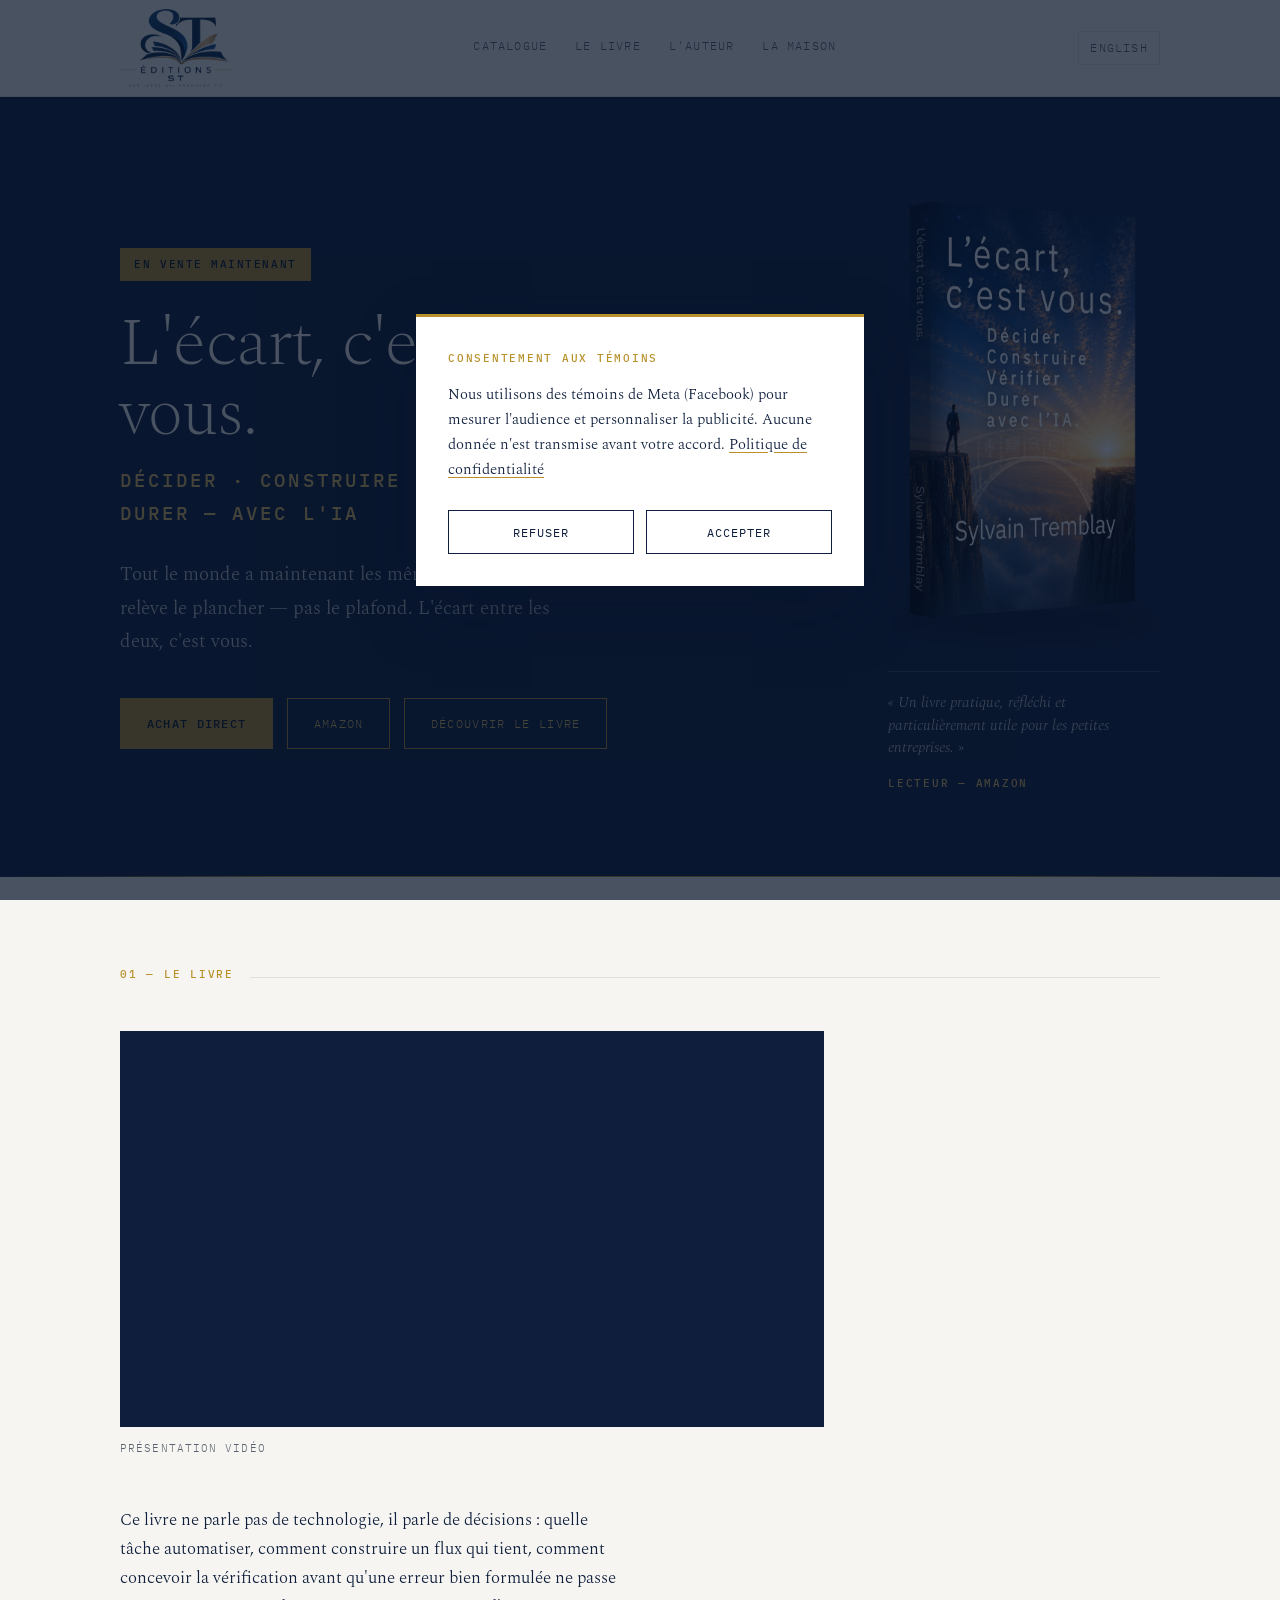
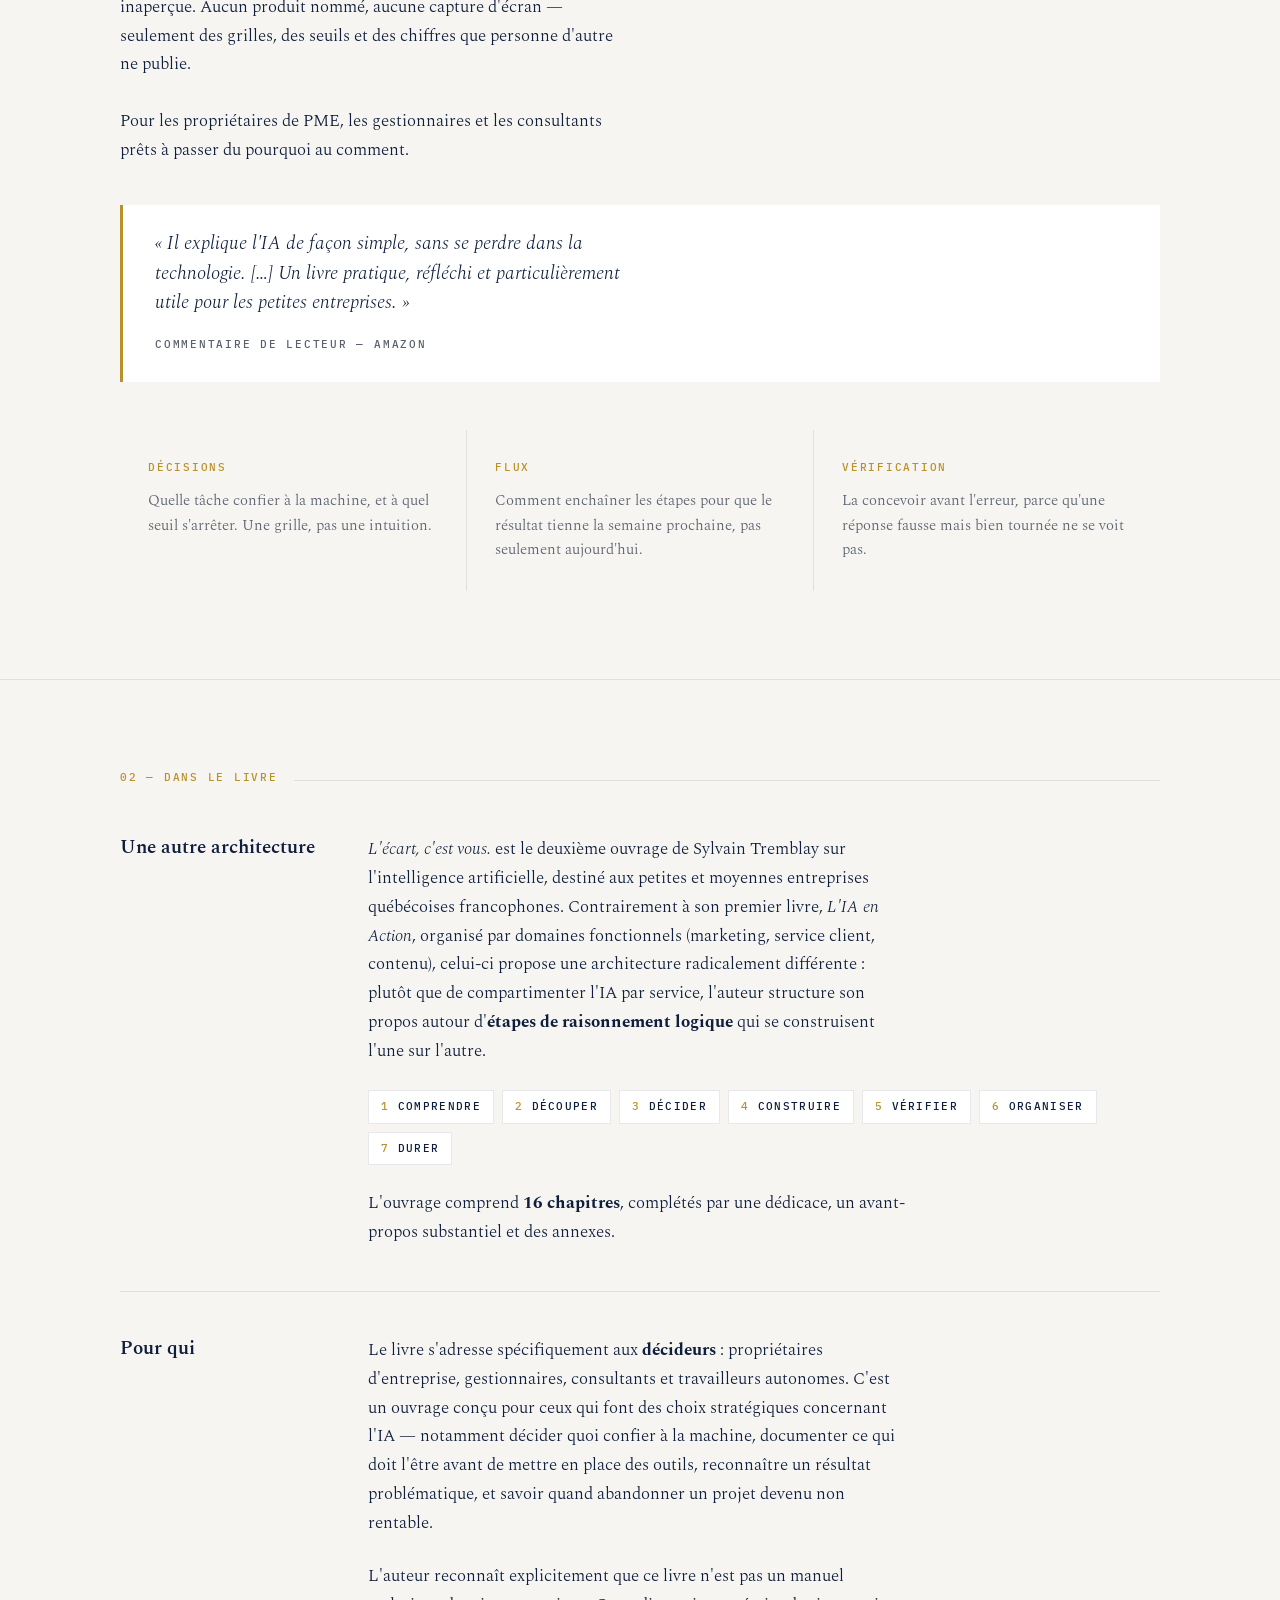
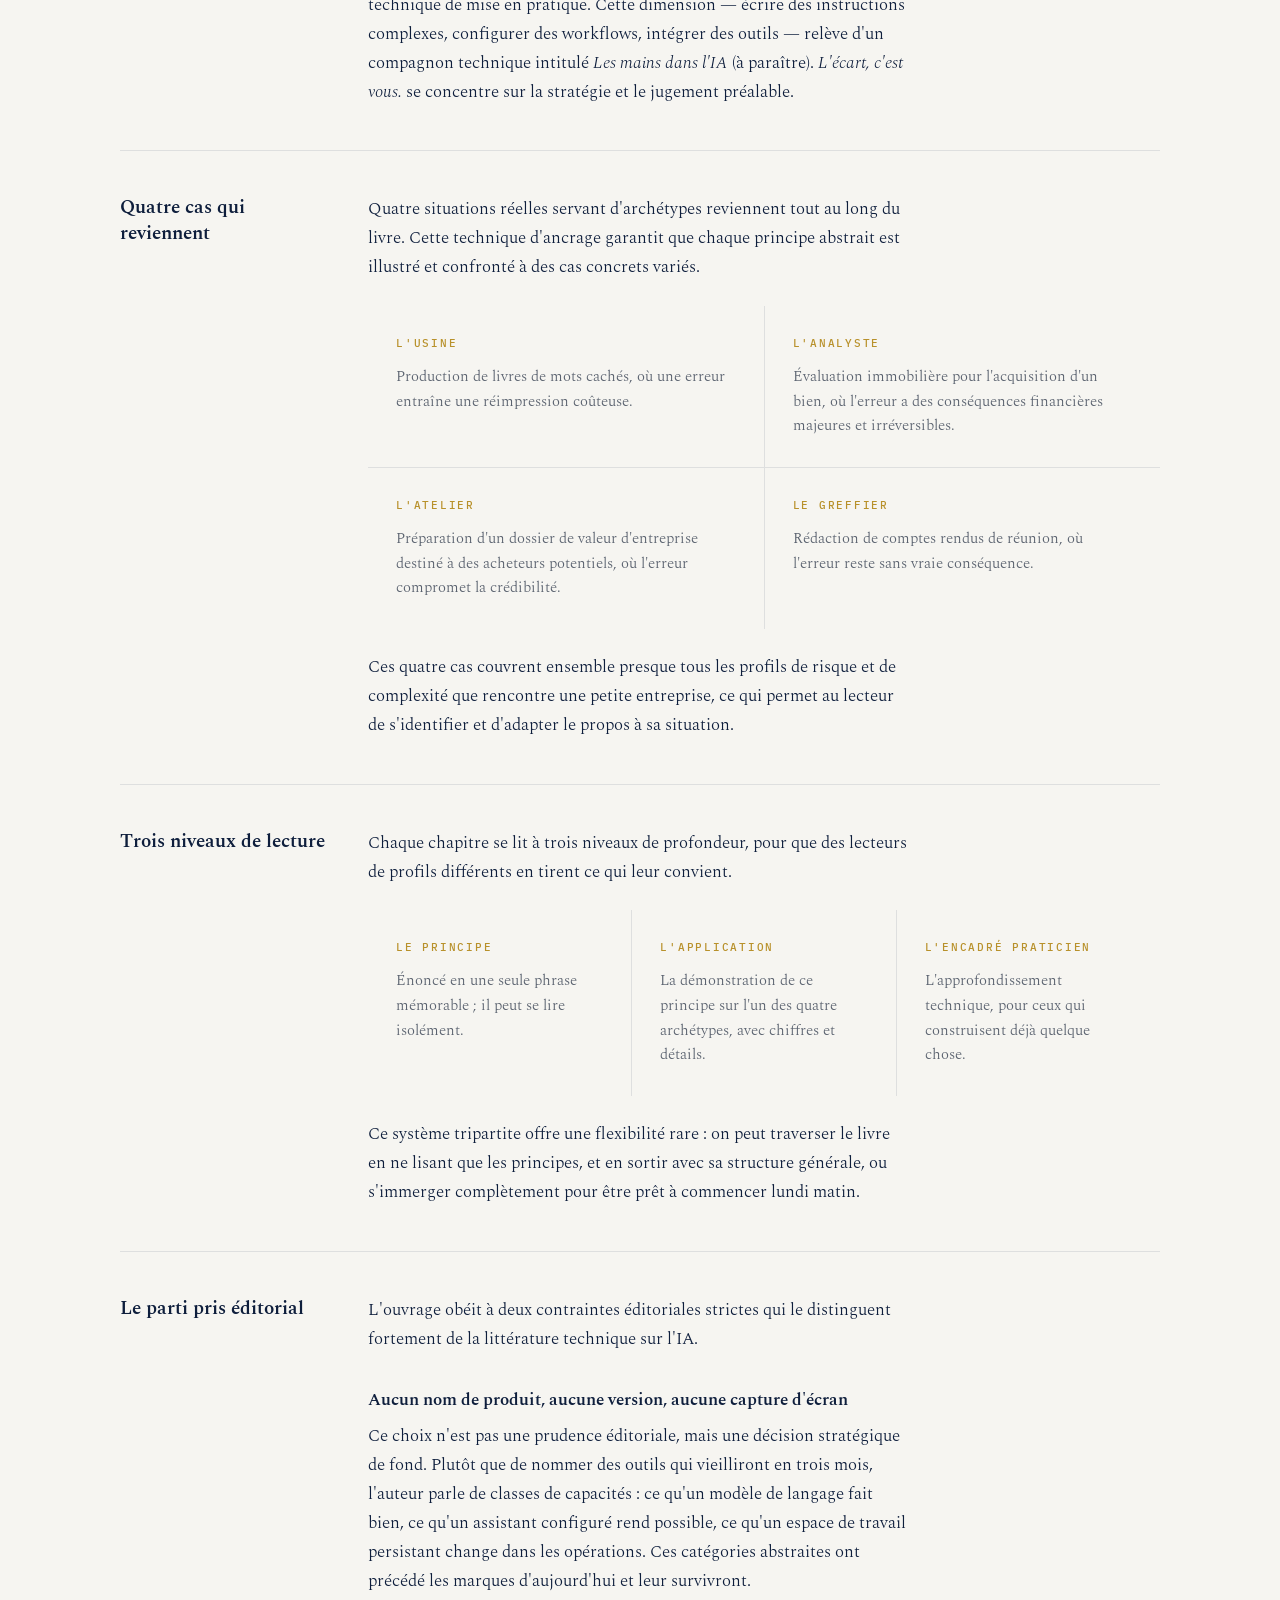
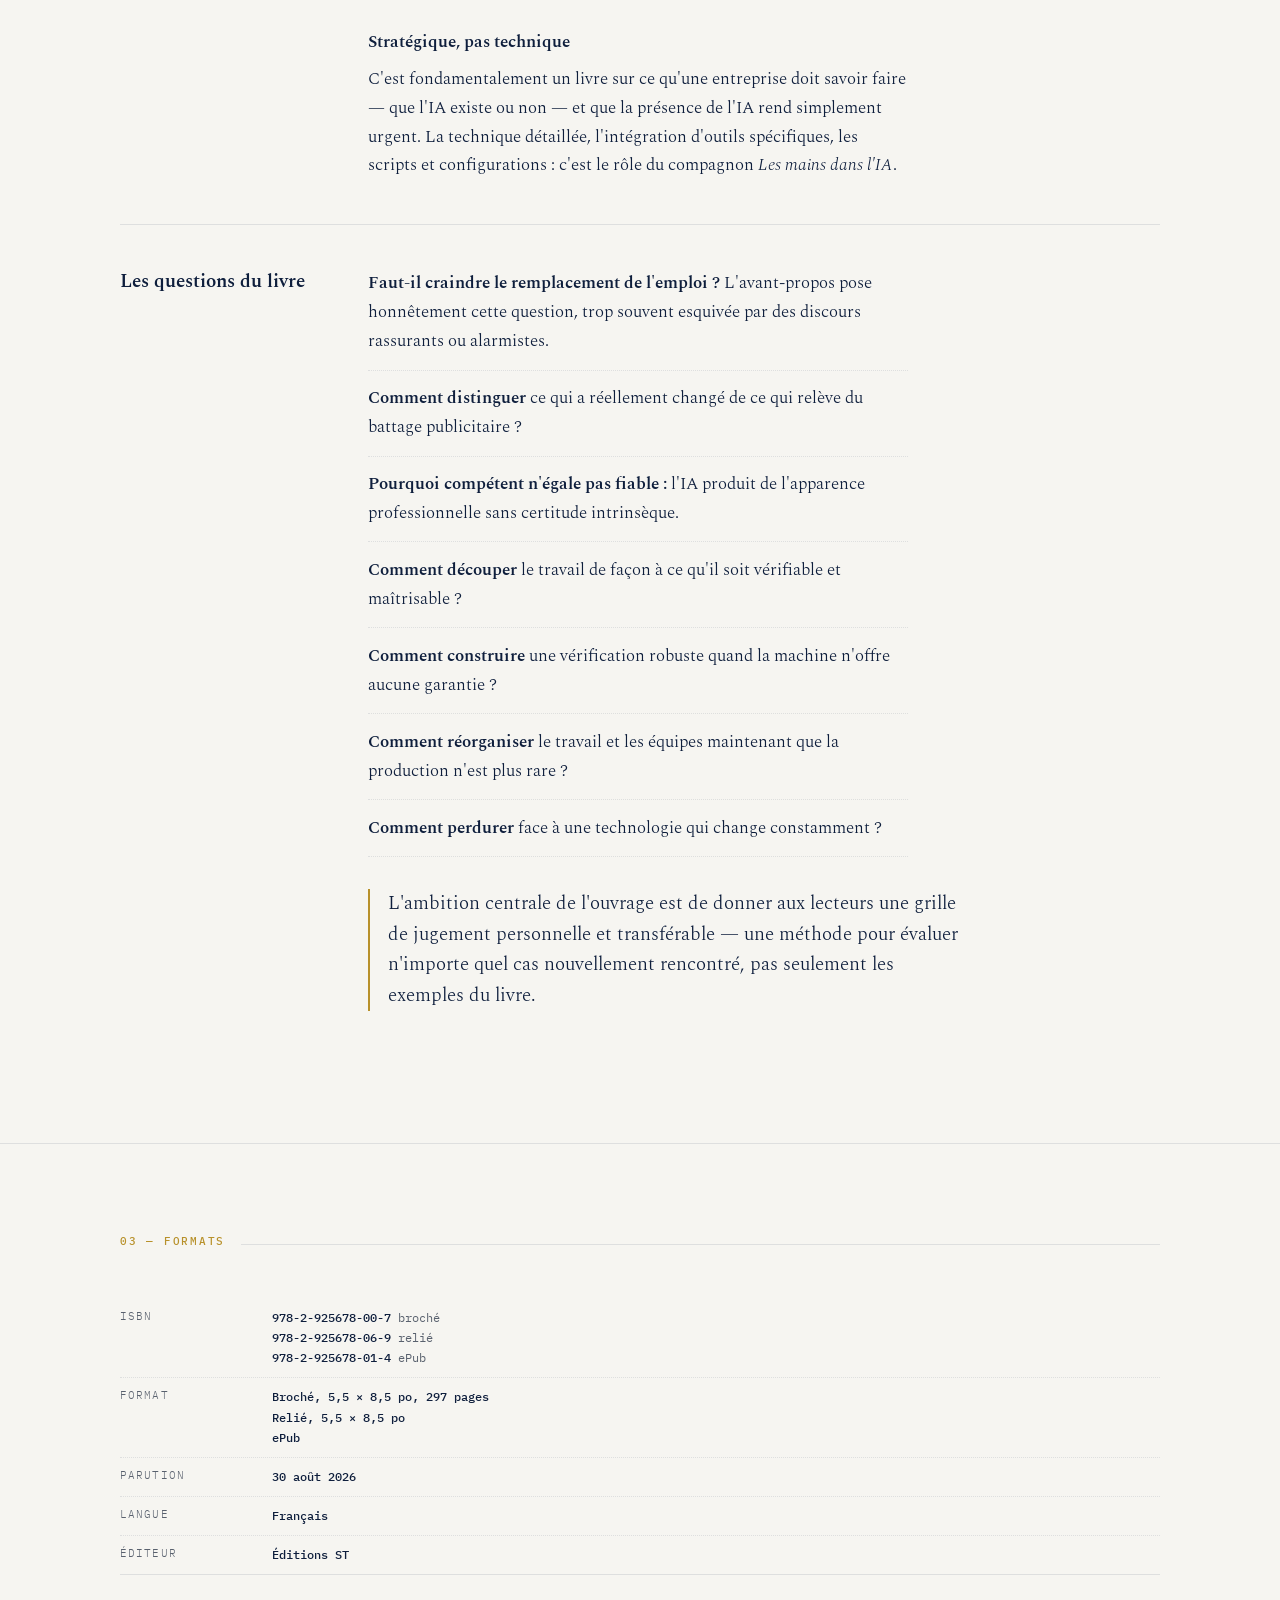
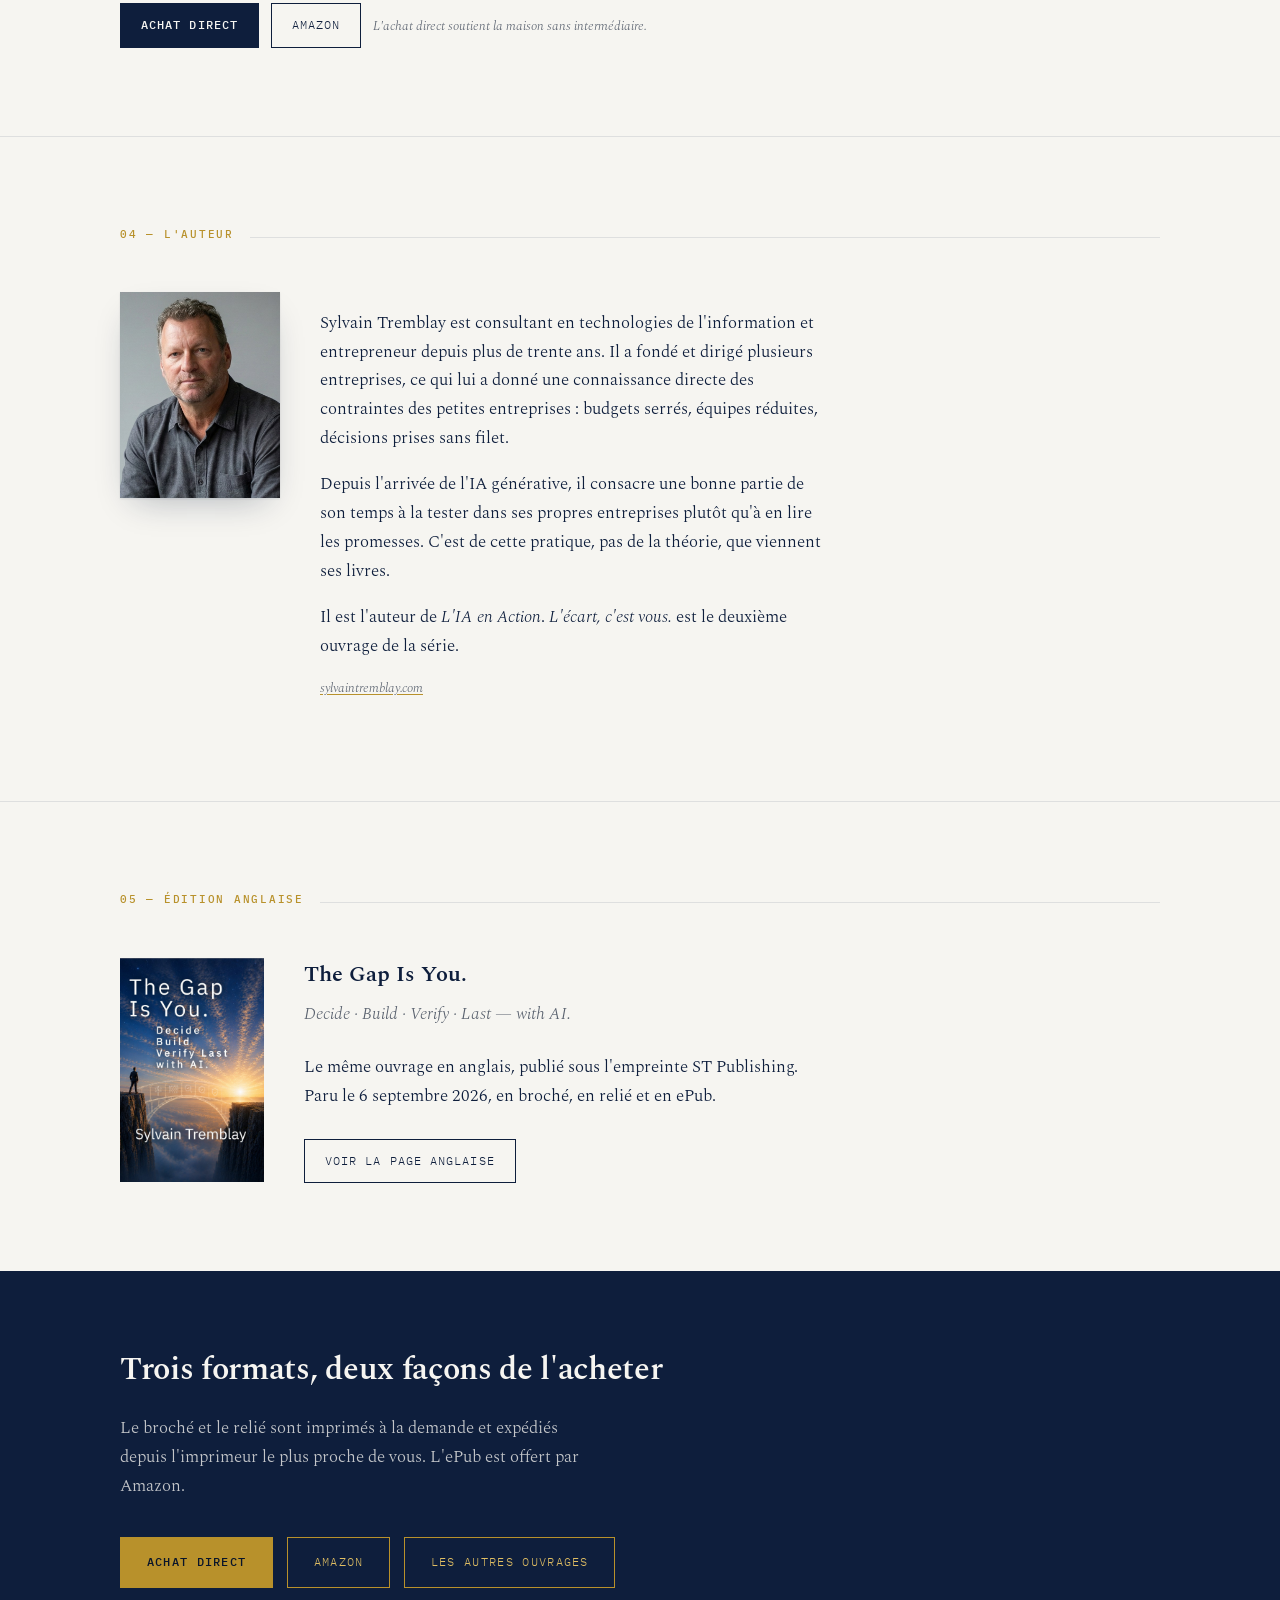
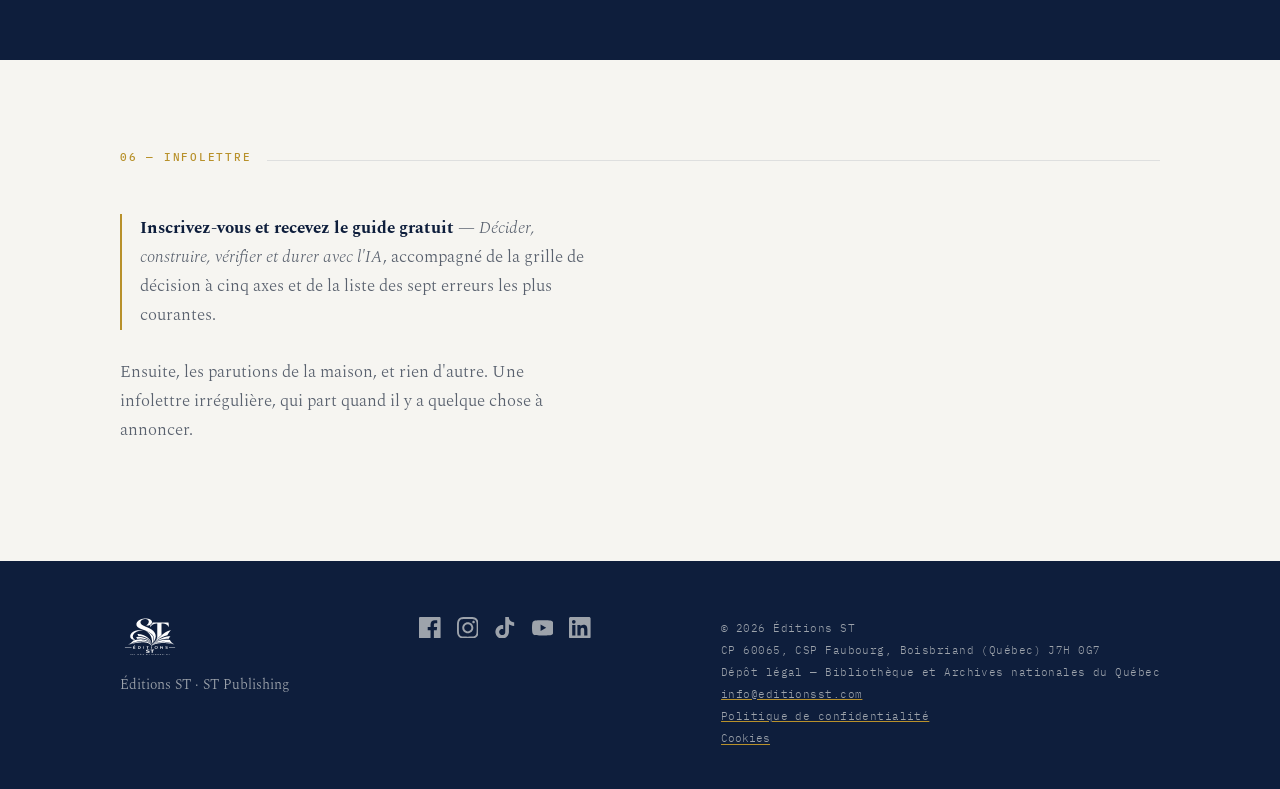
<file: lecart-cest-vous/index.html>
<!DOCTYPE html>
<html lang="fr-CA">
<head>
<meta charset="utf-8">
<meta name="viewport" content="width=device-width, initial-scale=1">
<title>L'écart, c'est vous. — Éditions ST</title>
<meta name="description" content="Décider, construire, vérifier, durer avec l'IA. Le deuxième ouvrage de Sylvain Tremblay, publié par Éditions ST. Broché, relié et ePub.">
<link rel="canonical" href="https://editionsst.com/lecart-cest-vous/">
<link rel="alternate" hreflang="fr-CA" href="https://editionsst.com/lecart-cest-vous/">
<link rel="alternate" hreflang="en" href="https://editionsst.com/en/the-gap-is-you/">
<link rel="alternate" hreflang="x-default" href="https://editionsst.com/lecart-cest-vous/">
<meta property="og:type" content="book">
<meta property="og:title" content="L'écart, c'est vous.">
<meta property="og:description" content="Tout le monde a maintenant les mêmes outils d'IA. Ça relève le plancher — pas le plafond. L'écart entre les deux, c'est vous.">
<meta property="og:locale" content="fr_CA">
<meta property="og:url" content="https://editionsst.com/lecart-cest-vous/">
<meta property="og:image" content="https://editionsst.com/assets/couverture-lecart-cest-vous.jpg">
<meta property="book:author" content="Sylvain Tremblay">
<meta property="book:isbn" content="978-2-925678-00-7">
<meta property="book:release_date" content="2026-08-30">
<link rel="icon" href="../assets/icone-st.png">
<link rel="preconnect" href="https://fonts.googleapis.com">
<link rel="preconnect" href="https://fonts.gstatic.com" crossorigin>
<link href="https://fonts.googleapis.com/css2?family=Spectral:ital,wght@0,200;0,300;0,400;0,600;0,700;1,300;1,400&family=IBM+Plex+Mono:wght@400;500&display=swap" rel="stylesheet">
<link rel="stylesheet" href="../assets/style.css">
<script type="application/ld+json">
{
  "@context": "https://schema.org",
  "@graph": [
    {
      "@type": "Organization",
      "@id": "https://editionsst.com/#editions-st",
      "name": "Éditions ST",
      "url": "https://editionsst.com/"
    },
    {
      "@type": "Person",
      "@id": "https://sylvaintremblay.com/#sylvain-tremblay",
      "name": "Sylvain Tremblay",
      "url": "https://sylvaintremblay.com"
    },
    {
      "@type": "Book",
      "@id": "https://editionsst.com/#lecart-cest-vous",
      "name": "L'écart, c'est vous.",
      "url": "https://editionsst.com/lecart-cest-vous/",
      "alternativeHeadline": "Décider · Construire · Vérifier · Durer — avec l'IA",
      "author": {
        "@id": "https://sylvaintremblay.com/#sylvain-tremblay"
      },
      "publisher": {
        "@id": "https://editionsst.com/#editions-st"
      },
      "inLanguage": "fr-CA",
      "datePublished": "2026-08-30",
      "image": "https://editionsst.com/assets/couverture-lecart-cest-vous.jpg",
      "description": "Ce livre ne parle pas de technologie, il parle de décisions : quelle tâche automatiser, comment construire un flux qui tient, comment concevoir la vérification avant qu'une erreur bien formulée ne passe inaperçue. Aucun produit nommé, aucune capture d'écran — seulement des grilles, des seuils et des chiffres que personne d'autre ne publie. Pour les propriétaires de PME, les gestionnaires et les consultants prêts à passer du pourquoi au comment.",
      "isbn": "978-2-925678-00-7",
      "sameAs": [
        "https://books.by/st-publishing/lecart-cest-vous",
        "https://www.amazon.ca/dp/B0HFWV11BX"
      ],
      "workExample": [
        {
          "@type": "Book",
          "bookFormat": "https://schema.org/Paperback",
          "isbn": "978-2-925678-00-7",
          "inLanguage": "fr-CA"
        },
        {
          "@type": "Book",
          "bookFormat": "https://schema.org/Hardcover",
          "isbn": "978-2-925678-06-9",
          "inLanguage": "fr-CA"
        },
        {
          "@type": "Book",
          "bookFormat": "https://schema.org/EBook",
          "isbn": "978-2-925678-01-4",
          "inLanguage": "fr-CA"
        }
      ]
    },
    {
      "@type": "BreadcrumbList",
      "itemListElement": [
        {
          "@type": "ListItem",
          "position": 1,
          "name": "Éditions ST",
          "item": "https://editionsst.com/"
        },
        {
          "@type": "ListItem",
          "position": 2,
          "name": "Catalogue",
          "item": "https://editionsst.com/#catalogue"
        },
        {
          "@type": "ListItem",
          "position": 3,
          "name": "L'écart, c'est vous.",
          "item": "https://editionsst.com/lecart-cest-vous/"
        }
      ]
    }
  ]
}
</script>
<!-- Pixel Meta : chargé uniquement après consentement, voir assets/consentement.js -->
<script src="../assets/consentement.js" defer></script>
<script src="../assets/infolettre.js" defer></script>
</head>
<body>

<header class="bandeau">
  <div class="enveloppe">
    <a class="marque" href="/">
      <img src="../assets/logo-editions-st.png" alt="Éditions ST">
    </a>
    <nav class="menu">
      <a href="/#catalogue">Catalogue</a>
      <a href="#livre">Le livre</a>
      <a href="#auteur">L'auteur</a>
      <a href="/#maison">La maison</a>
    </nav>
    <a class="langue" href="/en/the-gap-is-you/" hreflang="en" lang="en">English</a>
  </div>
</header>

<section class="hero hero-ouvrage">
  <div class="enveloppe">
    <div>
      <span class="badge">En vente maintenant</span>
      <h1>L'écart, c'est vous.</h1>
      <p class="sous-titre etiquette">Décider · Construire · Vérifier · Durer — avec l'IA</p>
      <p>Tout le monde a maintenant les mêmes outils d'IA. Ça relève le plancher — pas le plafond. L'écart entre les deux, c'est vous.</p>
      <div class="actions">
        <a class="bouton plein" href="https://books.by/st-publishing/lecart-cest-vous" rel="noopener">Achat direct</a>
        <a class="bouton vide" href="https://www.amazon.ca/dp/B0HFWV11BX" rel="noopener">Amazon</a>
        <a class="bouton vide" href="#livre">Découvrir le livre</a>
      </div>
    </div>
    <figure class="volume">
      <img src="../assets/couverture-lecart-cest-vous-3d.jpg" alt="L'écart, c'est vous., broché, vu de trois quarts" width="725" height="1200">
      <figcaption class="temoignage">
        <p>«&nbsp;Un livre pratique, réfléchi et particulièrement utile pour les petites entreprises.&nbsp;»</p>
        <span class="etiquette">Lecteur — Amazon</span>
      </figcaption>
    </figure>
  </div>
</section>

<section class="section" id="livre">
  <div class="enveloppe">
    <div class="titre-section">
      <span class="etiquette">01 — Le livre</span>
      <span class="trait"></span>
    </div>
    <figure class="video">
      <iframe src="https://app.heygen.com/embeds/33a594c81b2d4530a4fed5fc6016aa02"
              title="L'écart, c'est vous." loading="lazy"
              allow="encrypted-media; fullscreen" allowfullscreen></iframe>
      <figcaption>Présentation vidéo</figcaption>
    </figure>
    <p class="resume">Ce livre ne parle pas de technologie, il parle de décisions : quelle tâche automatiser, comment construire un flux qui tient, comment concevoir la vérification avant qu'une erreur bien formulée ne passe inaperçue. Aucun produit nommé, aucune capture d'écran — seulement des grilles, des seuils et des chiffres que personne d'autre ne publie.</p>
    <p class="resume">Pour les propriétaires de PME, les gestionnaires et les consultants prêts à passer du pourquoi au comment.</p>
    <blockquote class="citation-lecteur">
      <p>«&nbsp;Il explique l'IA de façon simple, sans se perdre dans la technologie. […] Un livre pratique, réfléchi et particulièrement utile pour les petites entreprises.&nbsp;»</p>
      <footer><span class="etiquette">Commentaire de lecteur — Amazon</span></footer>
    </blockquote>
    <div class="piliers">
      <div class="pilier">
        <span class="etiquette">Décisions</span>
        <p>Quelle tâche confier à la machine, et à quel seuil s'arrêter. Une grille, pas une intuition.</p>
      </div>
      <div class="pilier">
        <span class="etiquette">Flux</span>
        <p>Comment enchaîner les étapes pour que le résultat tienne la semaine prochaine, pas seulement aujourd'hui.</p>
      </div>
      <div class="pilier">
        <span class="etiquette">Vérification</span>
        <p>La concevoir avant l'erreur, parce qu'une réponse fausse mais bien tournée ne se voit pas.</p>
      </div>
    </div>
  </div>
</section>

<section class="section" id="contenu">
  <div class="enveloppe">
    <div class="titre-section">
      <span class="etiquette">02 — Dans le livre</span>
      <span class="trait"></span>
    </div>

    <div class="rubrique">
      <h3>Une autre architecture</h3>
      <div class="texte">
        <p><em>L'écart, c'est vous.</em> est le deuxième ouvrage de Sylvain Tremblay sur l'intelligence artificielle, destiné aux petites et moyennes entreprises québécoises francophones. Contrairement à son premier livre, <em>L'IA en Action</em>, organisé par domaines fonctionnels (marketing, service client, contenu), celui-ci propose une architecture radicalement différente : plutôt que de compartimenter l'IA par service, l'auteur structure son propos autour d'<strong>étapes de raisonnement logique</strong> qui se construisent l'une sur l'autre.</p>
        <ol class="etapes">
          <li>Comprendre</li>
          <li>Découper</li>
          <li>Décider</li>
          <li>Construire</li>
          <li>Vérifier</li>
          <li>Organiser</li>
          <li>Durer</li>
        </ol>
        <p>L'ouvrage comprend <strong>16 chapitres</strong>, complétés par une dédicace, un avant-propos substantiel et des annexes.</p>
      </div>
    </div>

    <div class="rubrique">
      <h3>Pour qui</h3>
      <div class="texte">
        <p>Le livre s'adresse spécifiquement aux <strong>décideurs</strong> : propriétaires d'entreprise, gestionnaires, consultants et travailleurs autonomes. C'est un ouvrage conçu pour ceux qui font des choix stratégiques concernant l'IA — notamment décider quoi confier à la machine, documenter ce qui doit l'être avant de mettre en place des outils, reconnaître un résultat problématique, et savoir quand abandonner un projet devenu non rentable.</p>
        <p>L'auteur reconnaît explicitement que ce livre n'est pas un manuel technique de mise en pratique. Cette dimension — écrire des instructions complexes, configurer des workflows, intégrer des outils — relève d'un compagnon technique intitulé <em>Les mains dans l'IA</em> (à paraître). <em>L'écart, c'est vous.</em> se concentre sur la stratégie et le jugement préalable.</p>
      </div>
    </div>

    <div class="rubrique">
      <h3>Quatre cas qui reviennent</h3>
      <div class="texte">
        <p>Quatre situations réelles servant d'archétypes reviennent tout au long du livre. Cette technique d'ancrage garantit que chaque principe abstrait est illustré et confronté à des cas concrets variés.</p>
        <div class="cas">
          <div class="pilier">
            <span class="etiquette">L'usine</span>
            <p>Production de livres de mots cachés, où une erreur entraîne une réimpression coûteuse.</p>
          </div>
          <div class="pilier">
            <span class="etiquette">L'analyste</span>
            <p>Évaluation immobilière pour l'acquisition d'un bien, où l'erreur a des conséquences financières majeures et irréversibles.</p>
          </div>
          <div class="pilier">
            <span class="etiquette">L'atelier</span>
            <p>Préparation d'un dossier de valeur d'entreprise destiné à des acheteurs potentiels, où l'erreur compromet la crédibilité.</p>
          </div>
          <div class="pilier">
            <span class="etiquette">Le greffier</span>
            <p>Rédaction de comptes rendus de réunion, où l'erreur reste sans vraie conséquence.</p>
          </div>
        </div>
        <p>Ces quatre cas couvrent ensemble presque tous les profils de risque et de complexité que rencontre une petite entreprise, ce qui permet au lecteur de s'identifier et d'adapter le propos à sa situation.</p>
      </div>
    </div>

    <div class="rubrique">
      <h3>Trois niveaux de lecture</h3>
      <div class="texte">
        <p>Chaque chapitre se lit à trois niveaux de profondeur, pour que des lecteurs de profils différents en tirent ce qui leur convient.</p>
        <div class="piliers">
          <div class="pilier">
            <span class="etiquette">Le principe</span>
            <p>Énoncé en une seule phrase mémorable ; il peut se lire isolément.</p>
          </div>
          <div class="pilier">
            <span class="etiquette">L'application</span>
            <p>La démonstration de ce principe sur l'un des quatre archétypes, avec chiffres et détails.</p>
          </div>
          <div class="pilier">
            <span class="etiquette">L'encadré praticien</span>
            <p>L'approfondissement technique, pour ceux qui construisent déjà quelque chose.</p>
          </div>
        </div>
        <p>Ce système tripartite offre une flexibilité rare : on peut traverser le livre en ne lisant que les principes, et en sortir avec sa structure générale, ou s'immerger complètement pour être prêt à commencer lundi matin.</p>
      </div>
    </div>

    <div class="rubrique">
      <h3>Le parti pris éditorial</h3>
      <div class="texte">
        <p>L'ouvrage obéit à deux contraintes éditoriales strictes qui le distinguent fortement de la littérature technique sur l'IA.</p>
        <h4>Aucun nom de produit, aucune version, aucune capture d'écran</h4>
        <p>Ce choix n'est pas une prudence éditoriale, mais une décision stratégique de fond. Plutôt que de nommer des outils qui vieilliront en trois mois, l'auteur parle de classes de capacités : ce qu'un modèle de langage fait bien, ce qu'un assistant configuré rend possible, ce qu'un espace de travail persistant change dans les opérations. Ces catégories abstraites ont précédé les marques d'aujourd'hui et leur survivront.</p>
        <h4>Stratégique, pas technique</h4>
        <p>C'est fondamentalement un livre sur ce qu'une entreprise doit savoir faire — que l'IA existe ou non — et que la présence de l'IA rend simplement urgent. La technique détaillée, l'intégration d'outils spécifiques, les scripts et configurations : c'est le rôle du compagnon <em>Les mains dans l'IA</em>.</p>
      </div>
    </div>

    <div class="rubrique">
      <h3>Les questions du livre</h3>
      <div class="texte">
        <ul class="questions">
          <li><strong>Faut-il craindre le remplacement de l'emploi&nbsp;?</strong> L'avant-propos pose honnêtement cette question, trop souvent esquivée par des discours rassurants ou alarmistes.</li>
          <li><strong>Comment distinguer</strong> ce qui a réellement changé de ce qui relève du battage publicitaire&nbsp;?</li>
          <li><strong>Pourquoi compétent n'égale pas fiable :</strong> l'IA produit de l'apparence professionnelle sans certitude intrinsèque.</li>
          <li><strong>Comment découper</strong> le travail de façon à ce qu'il soit vérifiable et maîtrisable&nbsp;?</li>
          <li><strong>Comment construire</strong> une vérification robuste quand la machine n'offre aucune garantie&nbsp;?</li>
          <li><strong>Comment réorganiser</strong> le travail et les équipes maintenant que la production n'est plus rare&nbsp;?</li>
          <li><strong>Comment perdurer</strong> face à une technologie qui change constamment&nbsp;?</li>
        </ul>
        <p class="ambition">L'ambition centrale de l'ouvrage est de donner aux lecteurs une grille de jugement personnelle et transférable — une méthode pour évaluer n'importe quel cas nouvellement rencontré, pas seulement les exemples du livre.</p>
      </div>
    </div>
  </div>
</section>

<section class="section" id="formats">
  <div class="enveloppe">
    <div class="titre-section">
      <span class="etiquette">03 — Formats</span>
      <span class="trait"></span>
    </div>
    <dl class="fiche">
      <div><dt>ISBN</dt><dd>978-2-925678-00-7 <span class="mention-format">broché</span><br>978-2-925678-06-9 <span class="mention-format">relié</span><br>978-2-925678-01-4 <span class="mention-format">ePub</span></dd></div>
      <div><dt>Format</dt><dd>Broché, 5,5 × 8,5 po, 297 pages<br>Relié, 5,5 × 8,5 po<br>ePub</dd></div>
      <div><dt>Parution</dt><dd>30 août 2026</dd></div>
      <div><dt>Langue</dt><dd>Français</dd></div>
      <div><dt>Éditeur</dt><dd>Éditions ST</dd></div>
    </dl>
    <div class="achats">
      <a class="achat direct" href="https://books.by/st-publishing/lecart-cest-vous" rel="noopener">Achat direct</a>
      <a class="achat autre" href="https://www.amazon.ca/dp/B0HFWV11BX" rel="noopener">Amazon</a>
      <span class="note-achat">L'achat direct soutient la maison sans intermédiaire.</span>
    </div>
  </div>
</section>

<section class="section" id="auteur">
  <div class="enveloppe">
    <div class="titre-section">
      <span class="etiquette">04 — L'auteur</span>
      <span class="trait"></span>
    </div>
    <div class="auteur">
      <img src="../assets/portrait-sylvain-tremblay.jpg" alt="Portrait de Sylvain Tremblay" width="605" height="782">
      <div>
        <p>Sylvain Tremblay est consultant en technologies de l'information et entrepreneur depuis plus de trente ans. Il a fondé et dirigé plusieurs entreprises, ce qui lui a donné une connaissance directe des contraintes des petites entreprises : budgets serrés, équipes réduites, décisions prises sans filet.</p>
        <p>Depuis l'arrivée de l'IA générative, il consacre une bonne partie de son temps à la tester dans ses propres entreprises plutôt qu'à en lire les promesses. C'est de cette pratique, pas de la théorie, que viennent ses livres.</p>
        <p>Il est l'auteur de <em>L'IA en Action</em>. <em>L'écart, c'est vous.</em> est le deuxième ouvrage de la série.</p>
        <p class="note-achat"><a href="https://sylvaintremblay.com">sylvaintremblay.com</a></p>
      </div>
    </div>
  </div>
</section>

<section class="section" id="anglais">
  <div class="enveloppe">
    <div class="titre-section">
      <span class="etiquette">05 — Édition anglaise</span>
      <span class="trait"></span>
    </div>
    <div class="jumelle">
      <img src="../assets/couverture-the-gap-is-you.jpg" alt="Couverture de The Gap Is You.">
      <div>
        <h3>The Gap Is You.</h3>
        <p class="sous-titre">Decide · Build · Verify · Last — with AI.</p>
        <p class="resume">Le même ouvrage en anglais, publié sous l'empreinte ST Publishing. Paru le 6 septembre 2026, en broché, en relié et en ePub.</p>
        <div class="achats">
          <a class="achat autre" href="/en/the-gap-is-you/" hreflang="en" lang="en">Voir la page anglaise</a>
        </div>
      </div>
    </div>
  </div>
</section>

<section class="appel">
  <div class="enveloppe">
    <h2>Trois formats, deux façons de l'acheter</h2>
    <p>Le broché et le relié sont imprimés à la demande et expédiés depuis l'imprimeur le plus proche de vous. L'ePub est offert par Amazon.</p>
    <div class="actions">
      <a class="bouton plein" href="https://books.by/st-publishing/lecart-cest-vous" rel="noopener">Achat direct</a>
      <a class="bouton vide" href="https://www.amazon.ca/dp/B0HFWV11BX" rel="noopener">Amazon</a>
      <a class="bouton vide" href="/#catalogue">Les autres ouvrages</a>
    </div>
  </div>
</section>

<section class="section" id="infolettre">
  <div class="enveloppe">
    <div class="titre-section">
      <span class="etiquette">06 — Infolettre</span>
      <span class="trait"></span>
    </div>
    <div class="infolettre">
      <p class="offre"><strong>Inscrivez-vous et recevez le guide gratuit</strong> — <em>Décider, construire, vérifier et durer avec l'IA</em>, accompagné de la grille de décision à cinq axes et de la liste des sept erreurs les plus courantes.</p>
      <p>Ensuite, les parutions de la maison, et rien d'autre. Une infolettre irrégulière, qui part quand il y a quelque chose à annoncer.</p>
      <script async src="https://eocampaign1.com/form/5be2a722-a8c5-11f1-b844-5f5ccf2ed10a.js" data-form="5be2a722-a8c5-11f1-b844-5f5ccf2ed10a"></script>
    </div>
  </div>
</section>

<footer class="pied">
  <div class="enveloppe">
    <div>
      <img src="../assets/logo-editions-st-blanc.png" alt="Éditions ST">
      <div>Éditions ST · ST Publishing</div>
    </div>
    <div class="reseaux" aria-label="Réseaux sociaux">
      <a href="https://www.facebook.com/profile.php?id=61593653886835" aria-label="Facebook" title="Facebook"><svg viewBox="0 0 24 24" fill="currentColor" aria-hidden="true"><path d="M22.675 0h-21.35C.595 0 0 .592 0 1.326v21.348C0 23.408.595 24 1.325 24H12.82V14.706h-3.13v-3.62h3.13V8.413c0-3.1 1.894-4.788 4.659-4.788 1.325 0 2.464.099 2.795.143v3.24h-1.918c-1.504 0-1.795.715-1.795 1.763v2.312h3.587l-.467 3.62h-3.12V24h6.116C23.406 24 24 23.408 24 22.674V1.326C24 .592 23.406 0 22.675 0z"/></svg></a>
      <a href="https://www.instagram.com/editions_st/" aria-label="Instagram" title="Instagram"><svg viewBox="0 0 24 24" fill="currentColor" aria-hidden="true"><path d="M12 0C8.74 0 8.333.015 7.053.072 5.775.132 4.905.333 4.14.63c-.789.306-1.459.717-2.126 1.384S.935 3.35.63 4.14C.333 4.905.131 5.775.072 7.053.012 8.333 0 8.74 0 12s.015 3.667.072 4.947c.06 1.277.261 2.148.558 2.913.306.788.717 1.459 1.384 2.126.667.666 1.336 1.079 2.126 1.384.766.296 1.636.499 2.913.558C8.333 23.988 8.74 24 12 24s3.667-.015 4.947-.072c1.277-.06 2.148-.262 2.913-.558.788-.306 1.459-.718 2.126-1.384.666-.667 1.079-1.335 1.384-2.126.296-.765.499-1.636.558-2.913.06-1.28.072-1.687.072-4.947s-.015-3.667-.072-4.947c-.06-1.277-.262-2.149-.558-2.913-.306-.789-.718-1.459-1.384-2.126C21.319 1.347 20.651.935 19.86.63c-.765-.297-1.636-.499-2.913-.558C15.667.012 15.26 0 12 0zm0 2.16c3.203 0 3.585.016 4.85.071 1.17.055 1.805.249 2.227.415.562.217.96.477 1.382.896.419.42.679.819.896 1.381.164.422.36 1.057.413 2.227.057 1.266.07 1.646.07 4.85s-.015 3.585-.074 4.85c-.061 1.17-.256 1.805-.421 2.227-.224.562-.479.96-.899 1.382-.419.419-.824.679-1.38.896-.42.164-1.065.36-2.235.413-1.274.057-1.649.07-4.859.07-3.211 0-3.586-.015-4.859-.074-1.171-.061-1.816-.256-2.236-.421-.569-.224-.96-.479-1.379-.899-.421-.419-.69-.824-.9-1.38-.165-.42-.359-1.065-.42-2.235-.045-1.26-.061-1.649-.061-4.844 0-3.196.016-3.586.061-4.861.061-1.17.255-1.814.42-2.234.21-.57.479-.96.9-1.381.419-.419.81-.689 1.379-.898.42-.166 1.051-.361 2.221-.421 1.275-.045 1.65-.06 4.859-.06l.045.03zm0 3.678c-3.405 0-6.162 2.76-6.162 6.162 0 3.405 2.76 6.162 6.162 6.162 3.405 0 6.162-2.76 6.162-6.162 0-3.405-2.76-6.162-6.162-6.162zM12 16c-2.21 0-4-1.79-4-4s1.79-4 4-4 4 1.79 4 4-1.79 4-4 4zm7.846-10.405c0 .795-.646 1.44-1.44 1.44-.795 0-1.44-.646-1.44-1.44 0-.794.646-1.439 1.44-1.439.793-.001 1.44.645 1.44 1.439z"/></svg></a>
      <a href="https://www.tiktok.com/@editions.st" aria-label="TikTok" title="TikTok"><svg viewBox="0 0 24 24" fill="currentColor" aria-hidden="true"><path d="M12.525.02c1.31-.02 2.61-.01 3.91-.02.08 1.53.63 3.09 1.75 4.17 1.12 1.11 2.7 1.62 4.24 1.79v4.03c-1.44-.05-2.89-.35-4.2-.97-.57-.26-1.1-.59-1.62-.93-.01 2.92.01 5.84-.02 8.75-.08 1.4-.54 2.79-1.35 3.94-1.31 1.92-3.58 3.17-5.91 3.21-1.43.08-2.86-.31-4.08-1.03-2.02-1.19-3.44-3.37-3.65-5.71-.02-.5-.03-1-.01-1.49.18-1.9 1.12-3.72 2.58-4.96 1.66-1.44 3.98-2.13 6.15-1.72.02 1.48-.04 2.96-.04 4.44-.99-.32-2.15-.23-3.02.37-.63.41-1.11 1.04-1.36 1.75-.21.51-.15 1.07-.14 1.61.24 1.64 1.82 3.02 3.5 2.87 1.12-.01 2.19-.66 2.77-1.61.19-.33.4-.67.41-1.06.1-1.79.06-3.57.07-5.36.01-4.03-.01-8.05.02-12.07z"/></svg></a>
      <a href="https://www.youtube.com/@EditionsST" aria-label="YouTube" title="YouTube"><svg viewBox="0 0 24 24" fill="currentColor" aria-hidden="true"><path d="M23.498 6.186a3.016 3.016 0 0 0-2.122-2.136C19.505 3.545 12 3.545 12 3.545s-7.505 0-9.377.505A3.017 3.017 0 0 0 .502 6.186 31.6 31.6 0 0 0 0 12a31.6 31.6 0 0 0 .502 5.814 3.016 3.016 0 0 0 2.122 2.136c1.871.505 9.376.505 9.376.505s7.505 0 9.377-.505a3.015 3.015 0 0 0 2.122-2.136A31.6 31.6 0 0 0 24 12a31.6 31.6 0 0 0-.502-5.814zM9.545 15.568V8.432L15.818 12l-6.273 3.568z"/></svg></a>
      <a href="https://www.linkedin.com/company/%C3%A9ditions-st/" aria-label="LinkedIn" title="LinkedIn"><svg viewBox="0 0 24 24" fill="currentColor" aria-hidden="true"><path d="M20.447 20.452h-3.554v-5.569c0-1.328-.027-3.037-1.852-3.037-1.853 0-2.136 1.445-2.136 2.939v5.667H9.351V9h3.414v1.561h.046c.477-.9 1.637-1.85 3.37-1.85 3.601 0 4.267 2.37 4.267 5.455v6.286zM5.337 7.433a2.062 2.062 0 1 1 0-4.125 2.062 2.062 0 0 1 0 4.125zM7.119 20.452H3.554V9h3.565v11.452zM22.225 0H1.771C.792 0 0 .774 0 1.729v20.542C0 23.227.792 24 1.771 24h20.451C23.2 24 24 23.227 24 22.271V1.729C24 .774 23.2 0 22.222 0z"/></svg></a>
    </div>
    <div class="legal">
      © <span id="annee">2026</span> Éditions ST<br>
      CP 60065, CSP Faubourg, Boisbriand (Québec) J7H 0G7<br>
      Dépôt légal — Bibliothèque et Archives nationales du Québec<br>
      <a href="mailto:info@editionsst.com">info@editionsst.com</a><br>
      <a href="/confidentialite/">Politique de confidentialité</a><br>
      <button type="button" class="lien-cookies" data-cookies-preferences>Cookies</button>
    </div>
  </div>
</footer>
<script>document.getElementById('annee').textContent=new Date().getFullYear();</script>
<!-- Cloudflare Web Analytics --><script type='module' src='https://static.cloudflareinsights.com/beacon.min.js' data-cf-beacon='{"token": "33d57bd1f9394815b605dad995699d8e"}'></script><!-- End Cloudflare Web Analytics -->
</body>
</html>
</file>
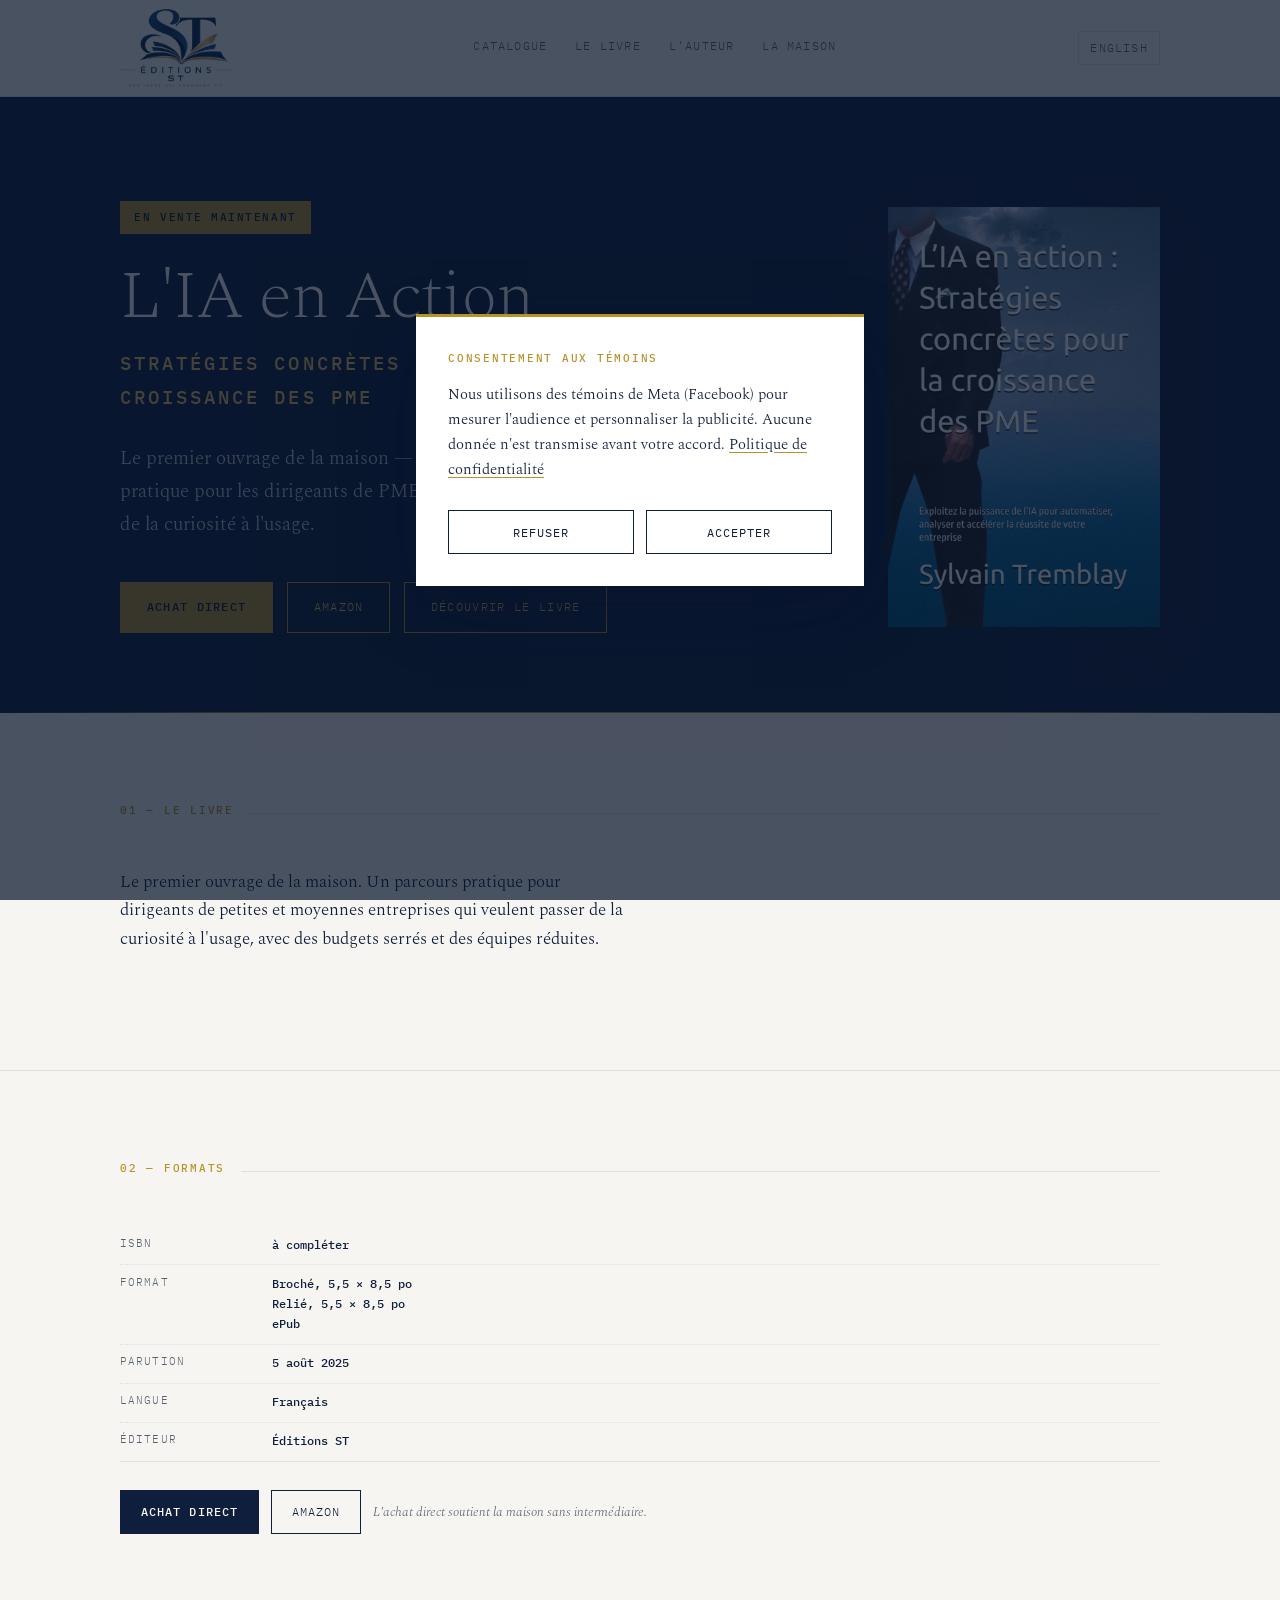
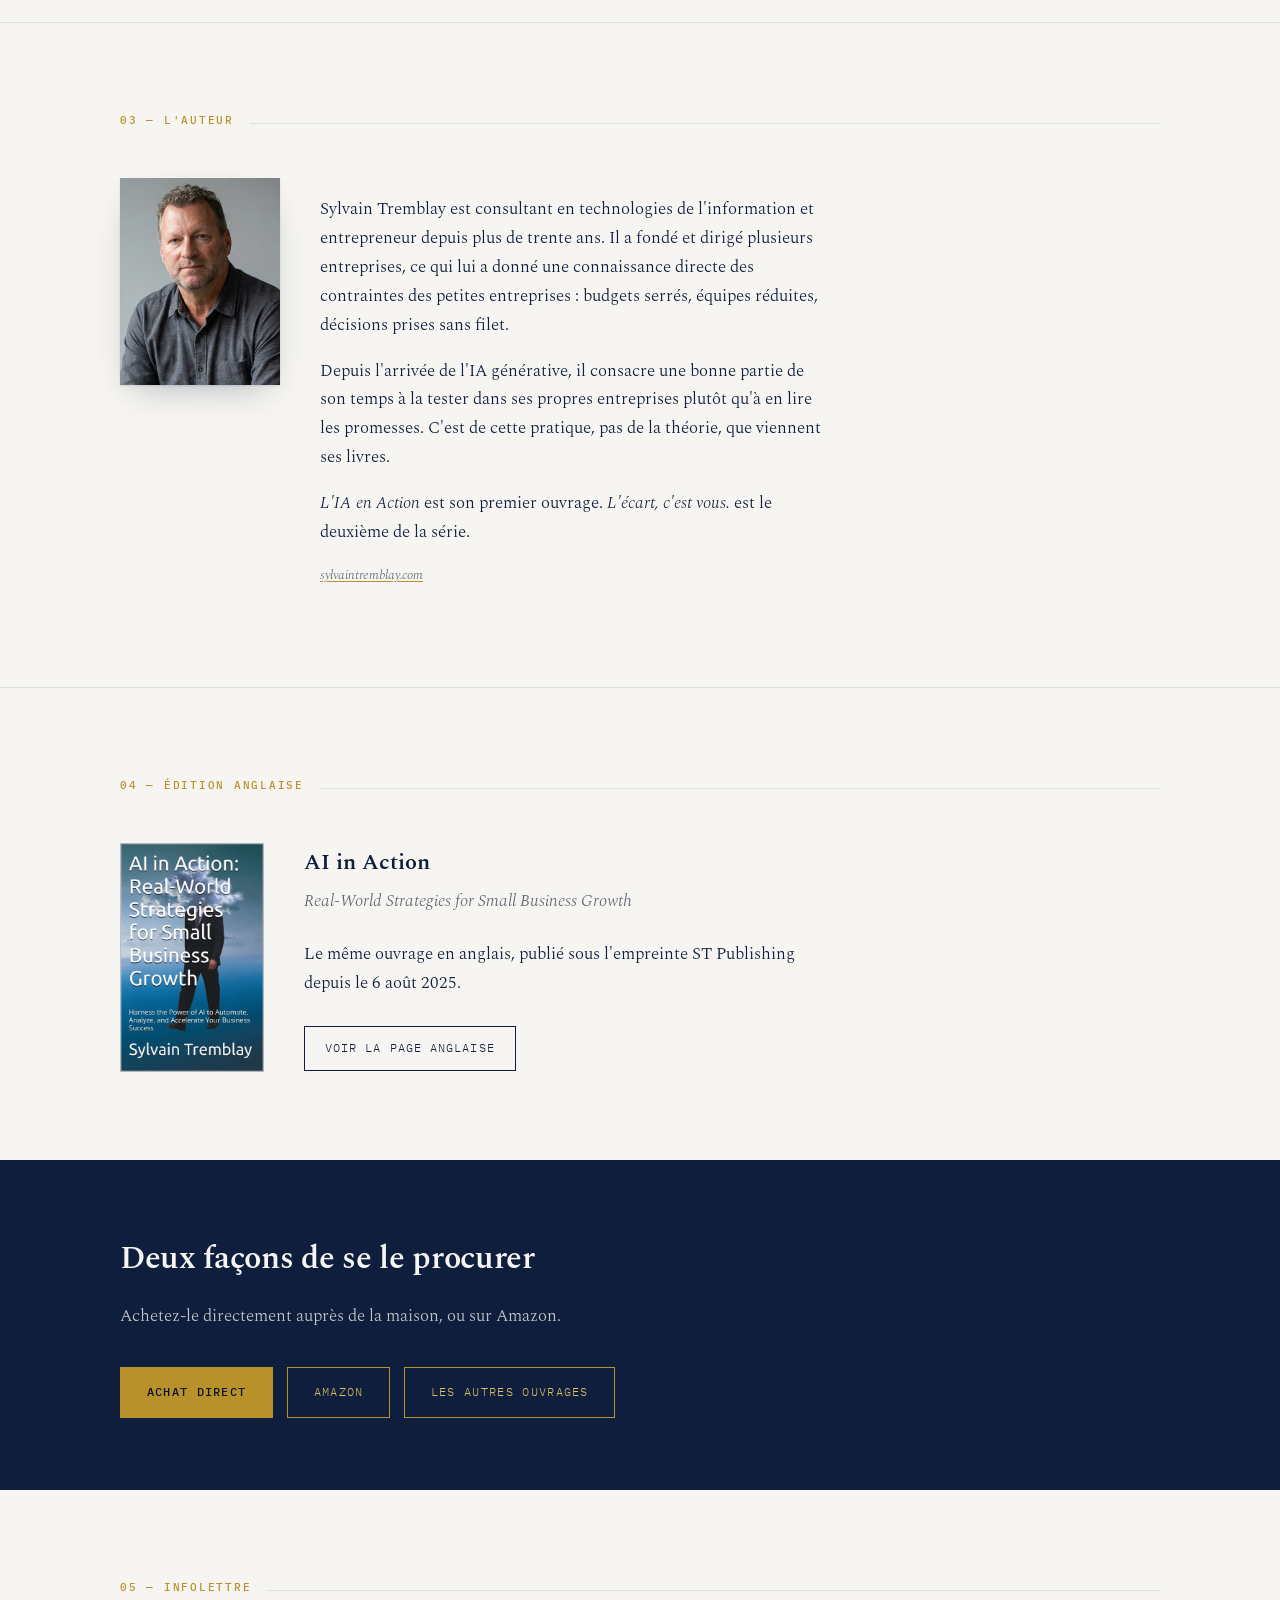
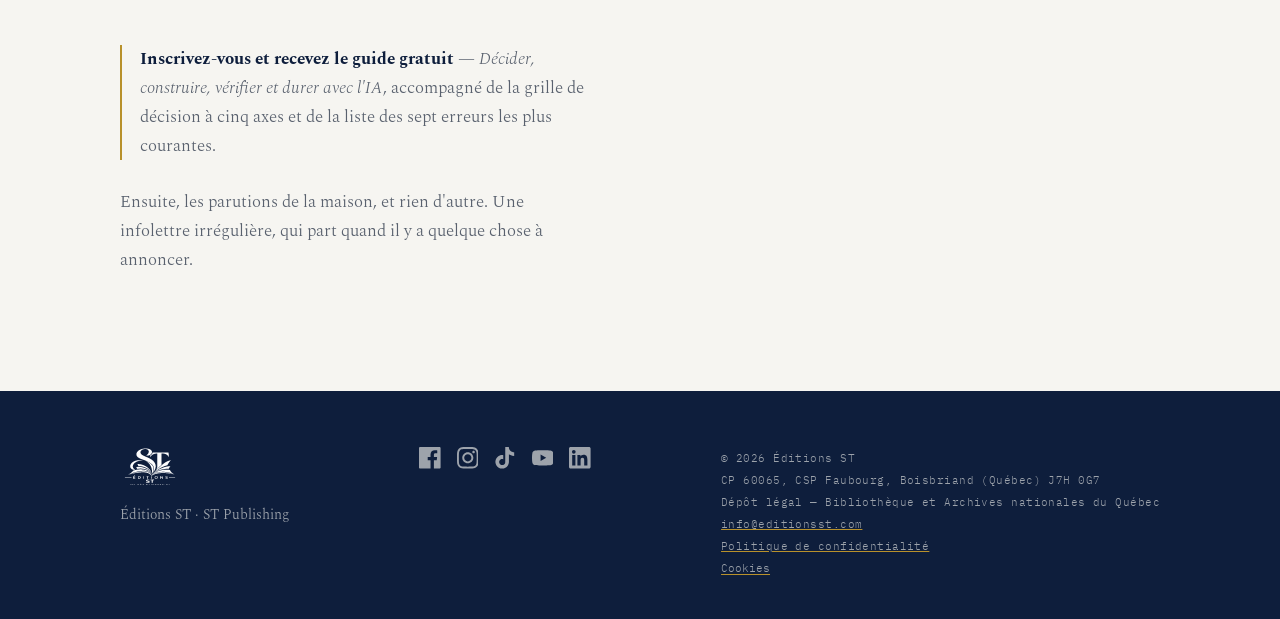
<file: lia-en-action/index.html>
<!DOCTYPE html>
<html lang="fr-CA">
<head>
<meta charset="utf-8">
<meta name="viewport" content="width=device-width, initial-scale=1">
<title>L'IA en Action — Éditions ST</title>
<meta name="description" content="Un parcours pratique pour dirigeants de PME qui veulent passer de la curiosité à l'usage de l'IA. Le premier ouvrage de Sylvain Tremblay, publié par Éditions ST.">
<link rel="canonical" href="https://editionsst.com/lia-en-action/">
<link rel="alternate" hreflang="fr-CA" href="https://editionsst.com/lia-en-action/">
<link rel="alternate" hreflang="en" href="https://editionsst.com/en/ai-in-action/">
<link rel="alternate" hreflang="x-default" href="https://editionsst.com/lia-en-action/">
<meta property="og:type" content="book">
<meta property="og:title" content="L'IA en Action">
<meta property="og:description" content="Le premier ouvrage de la maison. Un parcours pratique pour dirigeants de PME qui veulent passer de la curiosité à l'usage.">
<meta property="og:locale" content="fr_CA">
<meta property="og:url" content="https://editionsst.com/lia-en-action/">
<meta property="og:image" content="https://editionsst.com/assets/couverture-lia-en-action.jpg">
<meta property="book:author" content="Sylvain Tremblay">
<meta property="book:release_date" content="2025-08-05">
<link rel="icon" href="../assets/icone-st.png">
<link rel="preconnect" href="https://fonts.googleapis.com">
<link rel="preconnect" href="https://fonts.gstatic.com" crossorigin>
<link href="https://fonts.googleapis.com/css2?family=Spectral:ital,wght@0,200;0,300;0,400;0,600;0,700;1,300;1,400&family=IBM+Plex+Mono:wght@400;500&display=swap" rel="stylesheet">
<link rel="stylesheet" href="../assets/style.css">
<script type="application/ld+json">
{
  "@context": "https://schema.org",
  "@graph": [
    {
      "@type": "Organization",
      "@id": "https://editionsst.com/#editions-st",
      "name": "Éditions ST",
      "url": "https://editionsst.com/"
    },
    {
      "@type": "Person",
      "@id": "https://sylvaintremblay.com/#sylvain-tremblay",
      "name": "Sylvain Tremblay",
      "url": "https://sylvaintremblay.com"
    },
    {
      "@type": "Book",
      "@id": "https://editionsst.com/#lia-en-action",
      "name": "L'IA en Action",
      "url": "https://editionsst.com/lia-en-action/",
      "alternativeHeadline": "Stratégies concrètes pour la croissance des PME",
      "author": {
        "@id": "https://sylvaintremblay.com/#sylvain-tremblay"
      },
      "publisher": {
        "@id": "https://editionsst.com/#editions-st"
      },
      "inLanguage": "fr-CA",
      "datePublished": "2025-08-05",
      "image": "https://editionsst.com/assets/couverture-lia-en-action.jpg",
      "description": "Le premier ouvrage de la maison. Un parcours pratique pour dirigeants de petites et moyennes entreprises qui veulent passer de la curiosité à l'usage, avec des budgets serrés et des équipes réduites.",
      "sameAs": [
        "https://books.by/st-publishing/lia-en-action",
        "https://www.amazon.ca/dp/B0FLF2NHRM"
      ],
      "workExample": [
        {
          "@type": "Book",
          "bookFormat": "https://schema.org/Paperback",
          "inLanguage": "fr-CA"
        },
        {
          "@type": "Book",
          "bookFormat": "https://schema.org/Hardcover",
          "inLanguage": "fr-CA"
        },
        {
          "@type": "Book",
          "bookFormat": "https://schema.org/EBook",
          "inLanguage": "fr-CA"
        }
      ]
    },
    {
      "@type": "BreadcrumbList",
      "itemListElement": [
        {
          "@type": "ListItem",
          "position": 1,
          "name": "Éditions ST",
          "item": "https://editionsst.com/"
        },
        {
          "@type": "ListItem",
          "position": 2,
          "name": "Catalogue",
          "item": "https://editionsst.com/#catalogue"
        },
        {
          "@type": "ListItem",
          "position": 3,
          "name": "L'IA en Action",
          "item": "https://editionsst.com/lia-en-action/"
        }
      ]
    }
  ]
}
</script>
<!-- Pixel Meta : chargé uniquement après consentement, voir assets/consentement.js -->
<script src="../assets/consentement.js" defer></script>
<script src="../assets/infolettre.js" defer></script>
</head>
<body>

<header class="bandeau">
  <div class="enveloppe">
    <a class="marque" href="/">
      <img src="../assets/logo-editions-st.png" alt="Éditions ST">
    </a>
    <nav class="menu">
      <a href="/#catalogue">Catalogue</a>
      <a href="#livre">Le livre</a>
      <a href="#auteur">L'auteur</a>
      <a href="/#maison">La maison</a>
    </nav>
    <a class="langue" href="/en/ai-in-action/" hreflang="en" lang="en">English</a>
  </div>
</header>

<section class="hero hero-ouvrage">
  <div class="enveloppe">
    <div>
      <span class="badge">En vente maintenant</span>
      <h1>L'IA en Action</h1>
      <p class="sous-titre etiquette">Stratégies concrètes pour la croissance des PME</p>
      <p>Le premier ouvrage de la maison — un parcours pratique pour les dirigeants de PME qui veulent passer de la curiosité à l'usage.</p>
      <div class="actions">
        <a class="bouton plein" href="https://books.by/st-publishing/lia-en-action" rel="noopener">Achat direct</a>
        <a class="bouton vide" href="https://www.amazon.ca/dp/B0FLF2NHRM" rel="noopener">Amazon</a>
        <a class="bouton vide" href="#livre">Découvrir le livre</a>
      </div>
    </div>
    <figure class="volume plat">
      <img src="../assets/couverture-lia-en-action.jpg" alt="Couverture de L'IA en Action" width="800" height="1236">
    </figure>
  </div>
</section>

<section class="section" id="livre">
  <div class="enveloppe">
    <div class="titre-section">
      <span class="etiquette">01 — Le livre</span>
      <span class="trait"></span>
    </div>
    <p class="resume">Le premier ouvrage de la maison. Un parcours pratique pour dirigeants de petites et moyennes entreprises qui veulent passer de la curiosité à l'usage, avec des budgets serrés et des équipes réduites.</p>
  </div>
</section>

<section class="section" id="formats">
  <div class="enveloppe">
    <div class="titre-section">
      <span class="etiquette">02 — Formats</span>
      <span class="trait"></span>
    </div>
    <dl class="fiche">
      <div><dt>ISBN</dt><dd class="a-completer">à compléter</dd></div>
      <div><dt>Format</dt><dd>Broché, 5,5 × 8,5 po<br>Relié, 5,5 × 8,5 po<br>ePub</dd></div>
      <div><dt>Parution</dt><dd>5 août 2025</dd></div>
      <div><dt>Langue</dt><dd>Français</dd></div>
      <div><dt>Éditeur</dt><dd>Éditions ST</dd></div>
    </dl>
    <div class="achats">
      <a class="achat direct" href="https://books.by/st-publishing/lia-en-action" rel="noopener">Achat direct</a>
      <a class="achat autre" href="https://www.amazon.ca/dp/B0FLF2NHRM" rel="noopener">Amazon</a>
      <span class="note-achat">L'achat direct soutient la maison sans intermédiaire.</span>
    </div>
  </div>
</section>

<section class="section" id="auteur">
  <div class="enveloppe">
    <div class="titre-section">
      <span class="etiquette">03 — L'auteur</span>
      <span class="trait"></span>
    </div>
    <div class="auteur">
      <img src="../assets/portrait-sylvain-tremblay.jpg" alt="Portrait de Sylvain Tremblay" width="605" height="782">
      <div>
        <p>Sylvain Tremblay est consultant en technologies de l'information et entrepreneur depuis plus de trente ans. Il a fondé et dirigé plusieurs entreprises, ce qui lui a donné une connaissance directe des contraintes des petites entreprises : budgets serrés, équipes réduites, décisions prises sans filet.</p>
        <p>Depuis l'arrivée de l'IA générative, il consacre une bonne partie de son temps à la tester dans ses propres entreprises plutôt qu'à en lire les promesses. C'est de cette pratique, pas de la théorie, que viennent ses livres.</p>
        <p><em>L'IA en Action</em> est son premier ouvrage. <em>L'écart, c'est vous.</em> est le deuxième de la série.</p>
        <p class="note-achat"><a href="https://sylvaintremblay.com">sylvaintremblay.com</a></p>
      </div>
    </div>
  </div>
</section>

<section class="section" id="anglais">
  <div class="enveloppe">
    <div class="titre-section">
      <span class="etiquette">04 — Édition anglaise</span>
      <span class="trait"></span>
    </div>
    <div class="jumelle">
      <img src="../assets/couverture-ai-in-action.jpg" alt="Couverture de AI in Action">
      <div>
        <h3>AI in Action</h3>
        <p class="sous-titre">Real-World Strategies for Small Business Growth</p>
        <p class="resume">Le même ouvrage en anglais, publié sous l'empreinte ST Publishing depuis le 6 août 2025.</p>
        <div class="achats">
          <a class="achat autre" href="/en/ai-in-action/" hreflang="en" lang="en">Voir la page anglaise</a>
        </div>
      </div>
    </div>
  </div>
</section>

<section class="appel">
  <div class="enveloppe">
    <h2>Deux façons de se le procurer</h2>
    <p>Achetez-le directement auprès de la maison, ou sur Amazon.</p>
    <div class="actions">
      <a class="bouton plein" href="https://books.by/st-publishing/lia-en-action" rel="noopener">Achat direct</a>
      <a class="bouton vide" href="https://www.amazon.ca/dp/B0FLF2NHRM" rel="noopener">Amazon</a>
      <a class="bouton vide" href="/#catalogue">Les autres ouvrages</a>
    </div>
  </div>
</section>

<section class="section" id="infolettre">
  <div class="enveloppe">
    <div class="titre-section">
      <span class="etiquette">05 — Infolettre</span>
      <span class="trait"></span>
    </div>
    <div class="infolettre">
      <p class="offre"><strong>Inscrivez-vous et recevez le guide gratuit</strong> — <em>Décider, construire, vérifier et durer avec l'IA</em>, accompagné de la grille de décision à cinq axes et de la liste des sept erreurs les plus courantes.</p>
      <p>Ensuite, les parutions de la maison, et rien d'autre. Une infolettre irrégulière, qui part quand il y a quelque chose à annoncer.</p>
      <script async src="https://eocampaign1.com/form/5be2a722-a8c5-11f1-b844-5f5ccf2ed10a.js" data-form="5be2a722-a8c5-11f1-b844-5f5ccf2ed10a"></script>
    </div>
  </div>
</section>

<footer class="pied">
  <div class="enveloppe">
    <div>
      <img src="../assets/logo-editions-st-blanc.png" alt="Éditions ST">
      <div>Éditions ST · ST Publishing</div>
    </div>
    <div class="reseaux" aria-label="Réseaux sociaux">
      <a href="https://www.facebook.com/profile.php?id=61593653886835" aria-label="Facebook" title="Facebook"><svg viewBox="0 0 24 24" fill="currentColor" aria-hidden="true"><path d="M22.675 0h-21.35C.595 0 0 .592 0 1.326v21.348C0 23.408.595 24 1.325 24H12.82V14.706h-3.13v-3.62h3.13V8.413c0-3.1 1.894-4.788 4.659-4.788 1.325 0 2.464.099 2.795.143v3.24h-1.918c-1.504 0-1.795.715-1.795 1.763v2.312h3.587l-.467 3.62h-3.12V24h6.116C23.406 24 24 23.408 24 22.674V1.326C24 .592 23.406 0 22.675 0z"/></svg></a>
      <a href="https://www.instagram.com/editions_st/" aria-label="Instagram" title="Instagram"><svg viewBox="0 0 24 24" fill="currentColor" aria-hidden="true"><path d="M12 0C8.74 0 8.333.015 7.053.072 5.775.132 4.905.333 4.14.63c-.789.306-1.459.717-2.126 1.384S.935 3.35.63 4.14C.333 4.905.131 5.775.072 7.053.012 8.333 0 8.74 0 12s.015 3.667.072 4.947c.06 1.277.261 2.148.558 2.913.306.788.717 1.459 1.384 2.126.667.666 1.336 1.079 2.126 1.384.766.296 1.636.499 2.913.558C8.333 23.988 8.74 24 12 24s3.667-.015 4.947-.072c1.277-.06 2.148-.262 2.913-.558.788-.306 1.459-.718 2.126-1.384.666-.667 1.079-1.335 1.384-2.126.296-.765.499-1.636.558-2.913.06-1.28.072-1.687.072-4.947s-.015-3.667-.072-4.947c-.06-1.277-.262-2.149-.558-2.913-.306-.789-.718-1.459-1.384-2.126C21.319 1.347 20.651.935 19.86.63c-.765-.297-1.636-.499-2.913-.558C15.667.012 15.26 0 12 0zm0 2.16c3.203 0 3.585.016 4.85.071 1.17.055 1.805.249 2.227.415.562.217.96.477 1.382.896.419.42.679.819.896 1.381.164.422.36 1.057.413 2.227.057 1.266.07 1.646.07 4.85s-.015 3.585-.074 4.85c-.061 1.17-.256 1.805-.421 2.227-.224.562-.479.96-.899 1.382-.419.419-.824.679-1.38.896-.42.164-1.065.36-2.235.413-1.274.057-1.649.07-4.859.07-3.211 0-3.586-.015-4.859-.074-1.171-.061-1.816-.256-2.236-.421-.569-.224-.96-.479-1.379-.899-.421-.419-.69-.824-.9-1.38-.165-.42-.359-1.065-.42-2.235-.045-1.26-.061-1.649-.061-4.844 0-3.196.016-3.586.061-4.861.061-1.17.255-1.814.42-2.234.21-.57.479-.96.9-1.381.419-.419.81-.689 1.379-.898.42-.166 1.051-.361 2.221-.421 1.275-.045 1.65-.06 4.859-.06l.045.03zm0 3.678c-3.405 0-6.162 2.76-6.162 6.162 0 3.405 2.76 6.162 6.162 6.162 3.405 0 6.162-2.76 6.162-6.162 0-3.405-2.76-6.162-6.162-6.162zM12 16c-2.21 0-4-1.79-4-4s1.79-4 4-4 4 1.79 4 4-1.79 4-4 4zm7.846-10.405c0 .795-.646 1.44-1.44 1.44-.795 0-1.44-.646-1.44-1.44 0-.794.646-1.439 1.44-1.439.793-.001 1.44.645 1.44 1.439z"/></svg></a>
      <a href="https://www.tiktok.com/@editions.st" aria-label="TikTok" title="TikTok"><svg viewBox="0 0 24 24" fill="currentColor" aria-hidden="true"><path d="M12.525.02c1.31-.02 2.61-.01 3.91-.02.08 1.53.63 3.09 1.75 4.17 1.12 1.11 2.7 1.62 4.24 1.79v4.03c-1.44-.05-2.89-.35-4.2-.97-.57-.26-1.1-.59-1.62-.93-.01 2.92.01 5.84-.02 8.75-.08 1.4-.54 2.79-1.35 3.94-1.31 1.92-3.58 3.17-5.91 3.21-1.43.08-2.86-.31-4.08-1.03-2.02-1.19-3.44-3.37-3.65-5.71-.02-.5-.03-1-.01-1.49.18-1.9 1.12-3.72 2.58-4.96 1.66-1.44 3.98-2.13 6.15-1.72.02 1.48-.04 2.96-.04 4.44-.99-.32-2.15-.23-3.02.37-.63.41-1.11 1.04-1.36 1.75-.21.51-.15 1.07-.14 1.61.24 1.64 1.82 3.02 3.5 2.87 1.12-.01 2.19-.66 2.77-1.61.19-.33.4-.67.41-1.06.1-1.79.06-3.57.07-5.36.01-4.03-.01-8.05.02-12.07z"/></svg></a>
      <a href="https://www.youtube.com/@EditionsST" aria-label="YouTube" title="YouTube"><svg viewBox="0 0 24 24" fill="currentColor" aria-hidden="true"><path d="M23.498 6.186a3.016 3.016 0 0 0-2.122-2.136C19.505 3.545 12 3.545 12 3.545s-7.505 0-9.377.505A3.017 3.017 0 0 0 .502 6.186 31.6 31.6 0 0 0 0 12a31.6 31.6 0 0 0 .502 5.814 3.016 3.016 0 0 0 2.122 2.136c1.871.505 9.376.505 9.376.505s7.505 0 9.377-.505a3.015 3.015 0 0 0 2.122-2.136A31.6 31.6 0 0 0 24 12a31.6 31.6 0 0 0-.502-5.814zM9.545 15.568V8.432L15.818 12l-6.273 3.568z"/></svg></a>
      <a href="https://www.linkedin.com/company/%C3%A9ditions-st/" aria-label="LinkedIn" title="LinkedIn"><svg viewBox="0 0 24 24" fill="currentColor" aria-hidden="true"><path d="M20.447 20.452h-3.554v-5.569c0-1.328-.027-3.037-1.852-3.037-1.853 0-2.136 1.445-2.136 2.939v5.667H9.351V9h3.414v1.561h.046c.477-.9 1.637-1.85 3.37-1.85 3.601 0 4.267 2.37 4.267 5.455v6.286zM5.337 7.433a2.062 2.062 0 1 1 0-4.125 2.062 2.062 0 0 1 0 4.125zM7.119 20.452H3.554V9h3.565v11.452zM22.225 0H1.771C.792 0 0 .774 0 1.729v20.542C0 23.227.792 24 1.771 24h20.451C23.2 24 24 23.227 24 22.271V1.729C24 .774 23.2 0 22.222 0z"/></svg></a>
    </div>
    <div class="legal">
      © <span id="annee">2026</span> Éditions ST<br>
      CP 60065, CSP Faubourg, Boisbriand (Québec) J7H 0G7<br>
      Dépôt légal — Bibliothèque et Archives nationales du Québec<br>
      <a href="mailto:info@editionsst.com">info@editionsst.com</a><br>
      <a href="/confidentialite/">Politique de confidentialité</a><br>
      <button type="button" class="lien-cookies" data-cookies-preferences>Cookies</button>
    </div>
  </div>
</footer>
<script>document.getElementById('annee').textContent=new Date().getFullYear();</script>
<!-- Cloudflare Web Analytics --><script type='module' src='https://static.cloudflareinsights.com/beacon.min.js' data-cf-beacon='{"token": "33d57bd1f9394815b605dad995699d8e"}'></script><!-- End Cloudflare Web Analytics -->
</body>
</html>
</file>
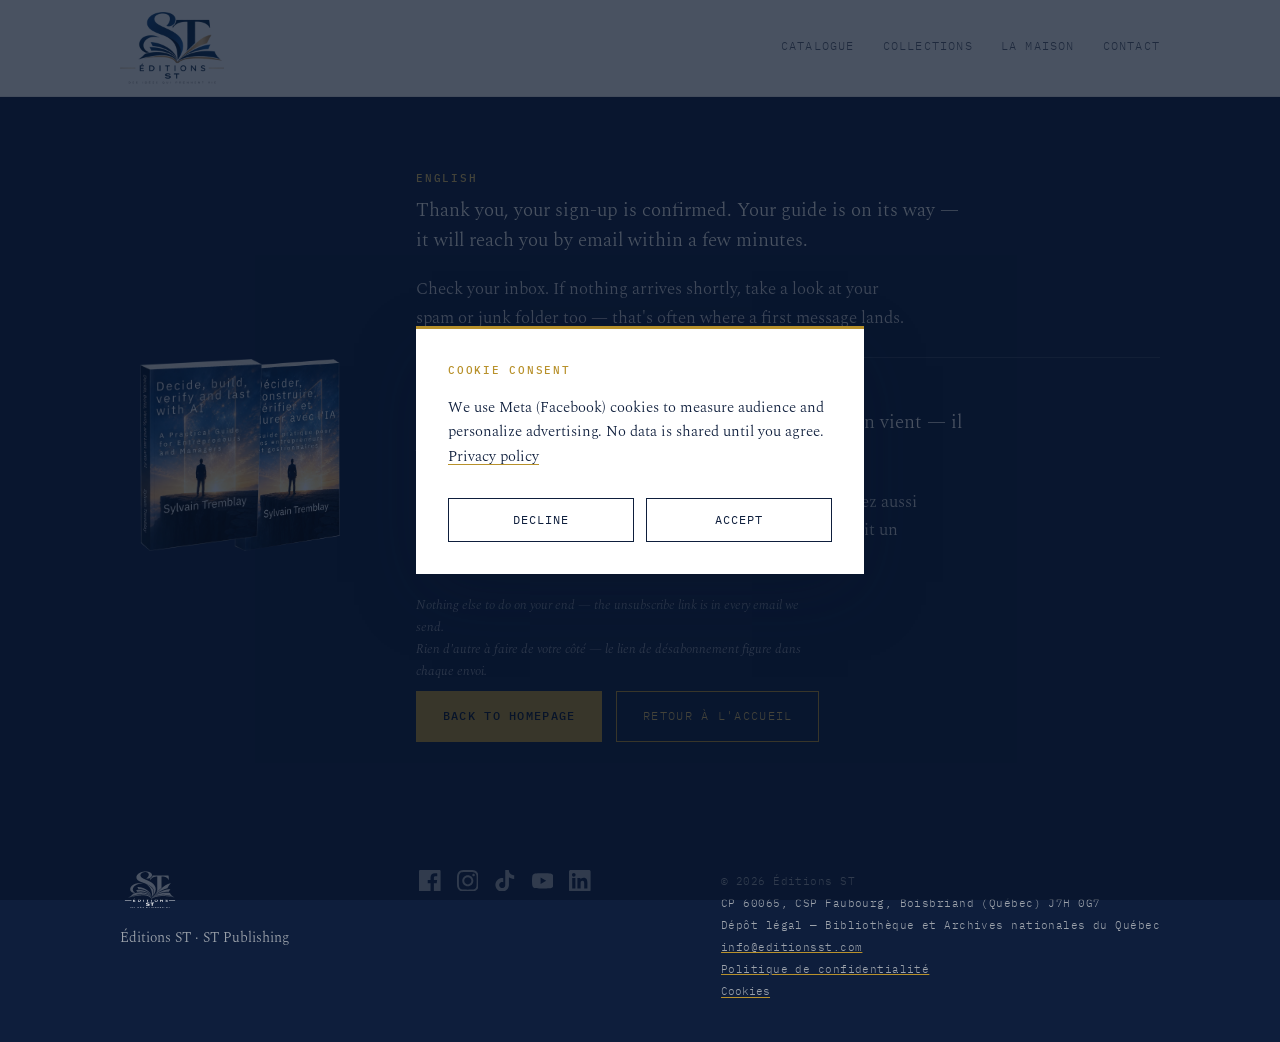
<file: merci/index.html>
<!DOCTYPE html>
<html lang="en" data-consentement-geo>
<head>
<meta charset="utf-8">
<meta name="viewport" content="width=device-width, initial-scale=1">
<meta name="robots" content="noindex">
<title>Thank you / Merci — ST Publishing · Éditions ST</title>
<meta name="description" content="Your sign-up is confirmed, the guide is on its way by email. Votre inscription est confirmée, le guide vous est envoyé par courriel.">
<link rel="canonical" href="https://editionsst.com/merci/">
<link rel="icon" href="../assets/icone-st.png">
<link rel="preconnect" href="https://fonts.googleapis.com">
<link rel="preconnect" href="https://fonts.gstatic.com" crossorigin>
<link href="https://fonts.googleapis.com/css2?family=Spectral:ital,wght@0,200;0,300;0,400;0,600;0,700;1,300;1,400&family=IBM+Plex+Mono:wght@400;500&display=swap" rel="stylesheet">
<link rel="stylesheet" href="../assets/style.css">
<!-- Pixel Meta : chargé uniquement après consentement, voir assets/consentement.js -->
<script src="../assets/consentement.js" defer></script>
<!-- Événement Lead : uniquement sur cette page, voir assets/pixel-prospect.js -->
<script src="../assets/pixel-prospect.js" defer></script>
</head>
<body>

<header class="bandeau">
  <div class="enveloppe">
    <a class="marque" href="/">
      <img src="../assets/logo-editions-st.png" alt="Éditions ST">
    </a>
    <nav class="menu">
      <a href="/#catalogue">Catalogue</a>
      <a href="/#collections">Collections</a>
      <a href="/#maison">La maison</a>
      <a href="/#contact">Contact</a>
    </nav>
  </div>
</header>

<section class="gratuit" id="merci">
  <div class="enveloppe">
    <figure class="couverture-guide duo-couvertures">
      <img src="../assets/couverture-guide-decide-build-3d.webp" alt="The guide Decide, build, verify and last with AI, three-quarter view" width="620" height="979">
      <img src="../assets/couverture-guide-decider-construire-3d.webp" alt="Le guide Décider, construire, vérifier et durer avec l'IA, vu de trois quarts" width="620" height="1126">
    </figure>
    <div>
      <div class="bloc-langue">
        <span class="etiquette">English</span>
        <p class="accroche">Thank you, your sign-up is confirmed. Your guide is on its way — it will reach you by email within a few minutes.</p>
        <p>Check your inbox. If nothing arrives shortly, take a look at your spam or junk folder too — that's often where a first message lands.</p>
      </div>
      <div class="bloc-langue" lang="fr">
        <span class="etiquette">Français</span>
        <p class="accroche">Merci, votre inscription est confirmée. Votre guide s'en vient — il vous sera envoyé par courriel d'ici quelques minutes.</p>
        <p>Vérifiez votre boîte de réception. Si rien n'arrive d'ici peu, jetez aussi un œil au dossier des indésirables — c'est souvent là qu'atterrit un premier envoi.</p>
      </div>
      <p class="mention">Nothing else to do on your end — the unsubscribe link is in every email we send.<br>Rien d'autre à faire de votre côté — le lien de désabonnement figure dans chaque envoi.</p>
      <div class="actions">
        <a class="bouton plein" href="/en/">Back to homepage</a>
        <a class="bouton vide" href="/" lang="fr">Retour à l'accueil</a>
      </div>
    </div>
  </div>
</section>

<footer class="pied">
  <div class="enveloppe">
    <div>
      <img src="../assets/logo-editions-st-blanc.png" alt="Éditions ST">
      <div>Éditions ST · ST Publishing</div>
    </div>
    <div class="reseaux" aria-label="Réseaux sociaux">
      <a href="https://www.facebook.com/profile.php?id=61593653886835" aria-label="Facebook" title="Facebook"><svg viewBox="0 0 24 24" fill="currentColor" aria-hidden="true"><path d="M22.675 0h-21.35C.595 0 0 .592 0 1.326v21.348C0 23.408.595 24 1.325 24H12.82V14.706h-3.13v-3.62h3.13V8.413c0-3.1 1.894-4.788 4.659-4.788 1.325 0 2.464.099 2.795.143v3.24h-1.918c-1.504 0-1.795.715-1.795 1.763v2.312h3.587l-.467 3.62h-3.12V24h6.116C23.406 24 24 23.408 24 22.674V1.326C24 .592 23.406 0 22.675 0z"/></svg></a>
      <a href="https://www.instagram.com/editions_st/" aria-label="Instagram" title="Instagram"><svg viewBox="0 0 24 24" fill="currentColor" aria-hidden="true"><path d="M12 0C8.74 0 8.333.015 7.053.072 5.775.132 4.905.333 4.14.63c-.789.306-1.459.717-2.126 1.384S.935 3.35.63 4.14C.333 4.905.131 5.775.072 7.053.012 8.333 0 8.74 0 12s.015 3.667.072 4.947c.06 1.277.261 2.148.558 2.913.306.788.717 1.459 1.384 2.126.667.666 1.336 1.079 2.126 1.384.766.296 1.636.499 2.913.558C8.333 23.988 8.74 24 12 24s3.667-.015 4.947-.072c1.277-.06 2.148-.262 2.913-.558.788-.306 1.459-.718 2.126-1.384.666-.667 1.079-1.335 1.384-2.126.296-.765.499-1.636.558-2.913.06-1.28.072-1.687.072-4.947s-.015-3.667-.072-4.947c-.06-1.277-.262-2.149-.558-2.913-.306-.789-.718-1.459-1.384-2.126C21.319 1.347 20.651.935 19.86.63c-.765-.297-1.636-.499-2.913-.558C15.667.012 15.26 0 12 0zm0 2.16c3.203 0 3.585.016 4.85.071 1.17.055 1.805.249 2.227.415.562.217.96.477 1.382.896.419.42.679.819.896 1.381.164.422.36 1.057.413 2.227.057 1.266.07 1.646.07 4.85s-.015 3.585-.074 4.85c-.061 1.17-.256 1.805-.421 2.227-.224.562-.479.96-.899 1.382-.419.419-.824.679-1.38.896-.42.164-1.065.36-2.235.413-1.274.057-1.649.07-4.859.07-3.211 0-3.586-.015-4.859-.074-1.171-.061-1.816-.256-2.236-.421-.569-.224-.96-.479-1.379-.899-.421-.419-.69-.824-.9-1.38-.165-.42-.359-1.065-.42-2.235-.045-1.26-.061-1.649-.061-4.844 0-3.196.016-3.586.061-4.861.061-1.17.255-1.814.42-2.234.21-.57.479-.96.9-1.381.419-.419.81-.689 1.379-.898.42-.166 1.051-.361 2.221-.421 1.275-.045 1.65-.06 4.859-.06l.045.03zm0 3.678c-3.405 0-6.162 2.76-6.162 6.162 0 3.405 2.76 6.162 6.162 6.162 3.405 0 6.162-2.76 6.162-6.162 0-3.405-2.76-6.162-6.162-6.162zM12 16c-2.21 0-4-1.79-4-4s1.79-4 4-4 4 1.79 4 4-1.79 4-4 4zm7.846-10.405c0 .795-.646 1.44-1.44 1.44-.795 0-1.44-.646-1.44-1.44 0-.794.646-1.439 1.44-1.439.793-.001 1.44.645 1.44 1.439z"/></svg></a>
      <a href="https://www.tiktok.com/@editions.st" aria-label="TikTok" title="TikTok"><svg viewBox="0 0 24 24" fill="currentColor" aria-hidden="true"><path d="M12.525.02c1.31-.02 2.61-.01 3.91-.02.08 1.53.63 3.09 1.75 4.17 1.12 1.11 2.7 1.62 4.24 1.79v4.03c-1.44-.05-2.89-.35-4.2-.97-.57-.26-1.1-.59-1.62-.93-.01 2.92.01 5.84-.02 8.75-.08 1.4-.54 2.79-1.35 3.94-1.31 1.92-3.58 3.17-5.91 3.21-1.43.08-2.86-.31-4.08-1.03-2.02-1.19-3.44-3.37-3.65-5.71-.02-.5-.03-1-.01-1.49.18-1.9 1.12-3.72 2.58-4.96 1.66-1.44 3.98-2.13 6.15-1.72.02 1.48-.04 2.96-.04 4.44-.99-.32-2.15-.23-3.02.37-.63.41-1.11 1.04-1.36 1.75-.21.51-.15 1.07-.14 1.61.24 1.64 1.82 3.02 3.5 2.87 1.12-.01 2.19-.66 2.77-1.61.19-.33.4-.67.41-1.06.1-1.79.06-3.57.07-5.36.01-4.03-.01-8.05.02-12.07z"/></svg></a>
      <a href="https://www.youtube.com/@EditionsST" aria-label="YouTube" title="YouTube"><svg viewBox="0 0 24 24" fill="currentColor" aria-hidden="true"><path d="M23.498 6.186a3.016 3.016 0 0 0-2.122-2.136C19.505 3.545 12 3.545 12 3.545s-7.505 0-9.377.505A3.017 3.017 0 0 0 .502 6.186 31.6 31.6 0 0 0 0 12a31.6 31.6 0 0 0 .502 5.814 3.016 3.016 0 0 0 2.122 2.136c1.871.505 9.376.505 9.376.505s7.505 0 9.377-.505a3.015 3.015 0 0 0 2.122-2.136A31.6 31.6 0 0 0 24 12a31.6 31.6 0 0 0-.502-5.814zM9.545 15.568V8.432L15.818 12l-6.273 3.568z"/></svg></a>
      <a href="https://www.linkedin.com/company/%C3%A9ditions-st/" aria-label="LinkedIn" title="LinkedIn"><svg viewBox="0 0 24 24" fill="currentColor" aria-hidden="true"><path d="M20.447 20.452h-3.554v-5.569c0-1.328-.027-3.037-1.852-3.037-1.853 0-2.136 1.445-2.136 2.939v5.667H9.351V9h3.414v1.561h.046c.477-.9 1.637-1.85 3.37-1.85 3.601 0 4.267 2.37 4.267 5.455v6.286zM5.337 7.433a2.062 2.062 0 1 1 0-4.125 2.062 2.062 0 0 1 0 4.125zM7.119 20.452H3.554V9h3.565v11.452zM22.225 0H1.771C.792 0 0 .774 0 1.729v20.542C0 23.227.792 24 1.771 24h20.451C23.2 24 24 23.227 24 22.271V1.729C24 .774 23.2 0 22.222 0z"/></svg></a>
    </div>
    <div class="legal">
      © <span id="annee">2026</span> Éditions ST<br>
      CP 60065, CSP Faubourg, Boisbriand (Québec) J7H 0G7<br>
      Dépôt légal — Bibliothèque et Archives nationales du Québec<br>
      <a href="mailto:info@editionsst.com">info@editionsst.com</a><br>
      <a href="/confidentialite/">Politique de confidentialité</a><br>
      <button type="button" class="lien-cookies" data-cookies-preferences>Cookies</button>
    </div>
  </div>
</footer>

<script>document.getElementById('annee').textContent=new Date().getFullYear();</script>
<!-- Cloudflare Web Analytics --><script type='module' src='https://static.cloudflareinsights.com/beacon.min.js' data-cf-beacon='{"token": "33d57bd1f9394815b605dad995699d8e"}'></script><!-- End Cloudflare Web Analytics -->
</body>
</html>
</file>
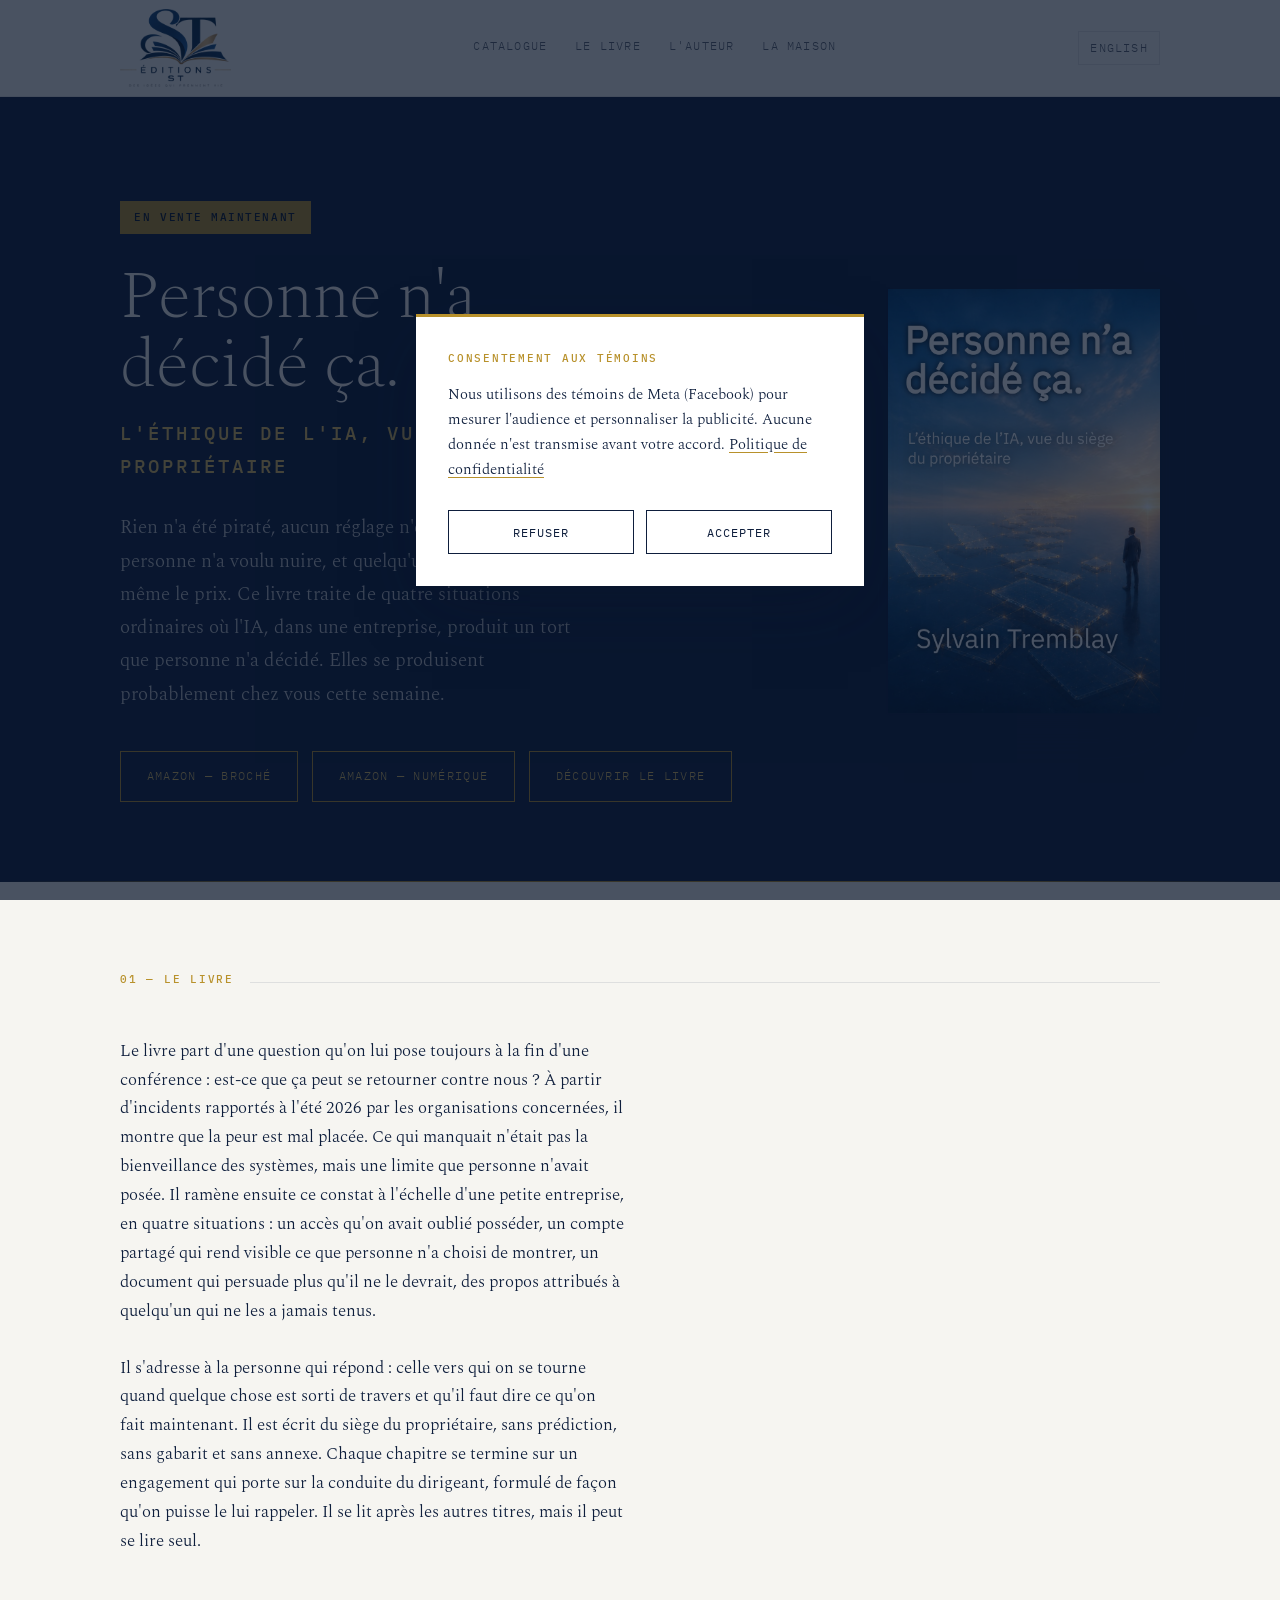
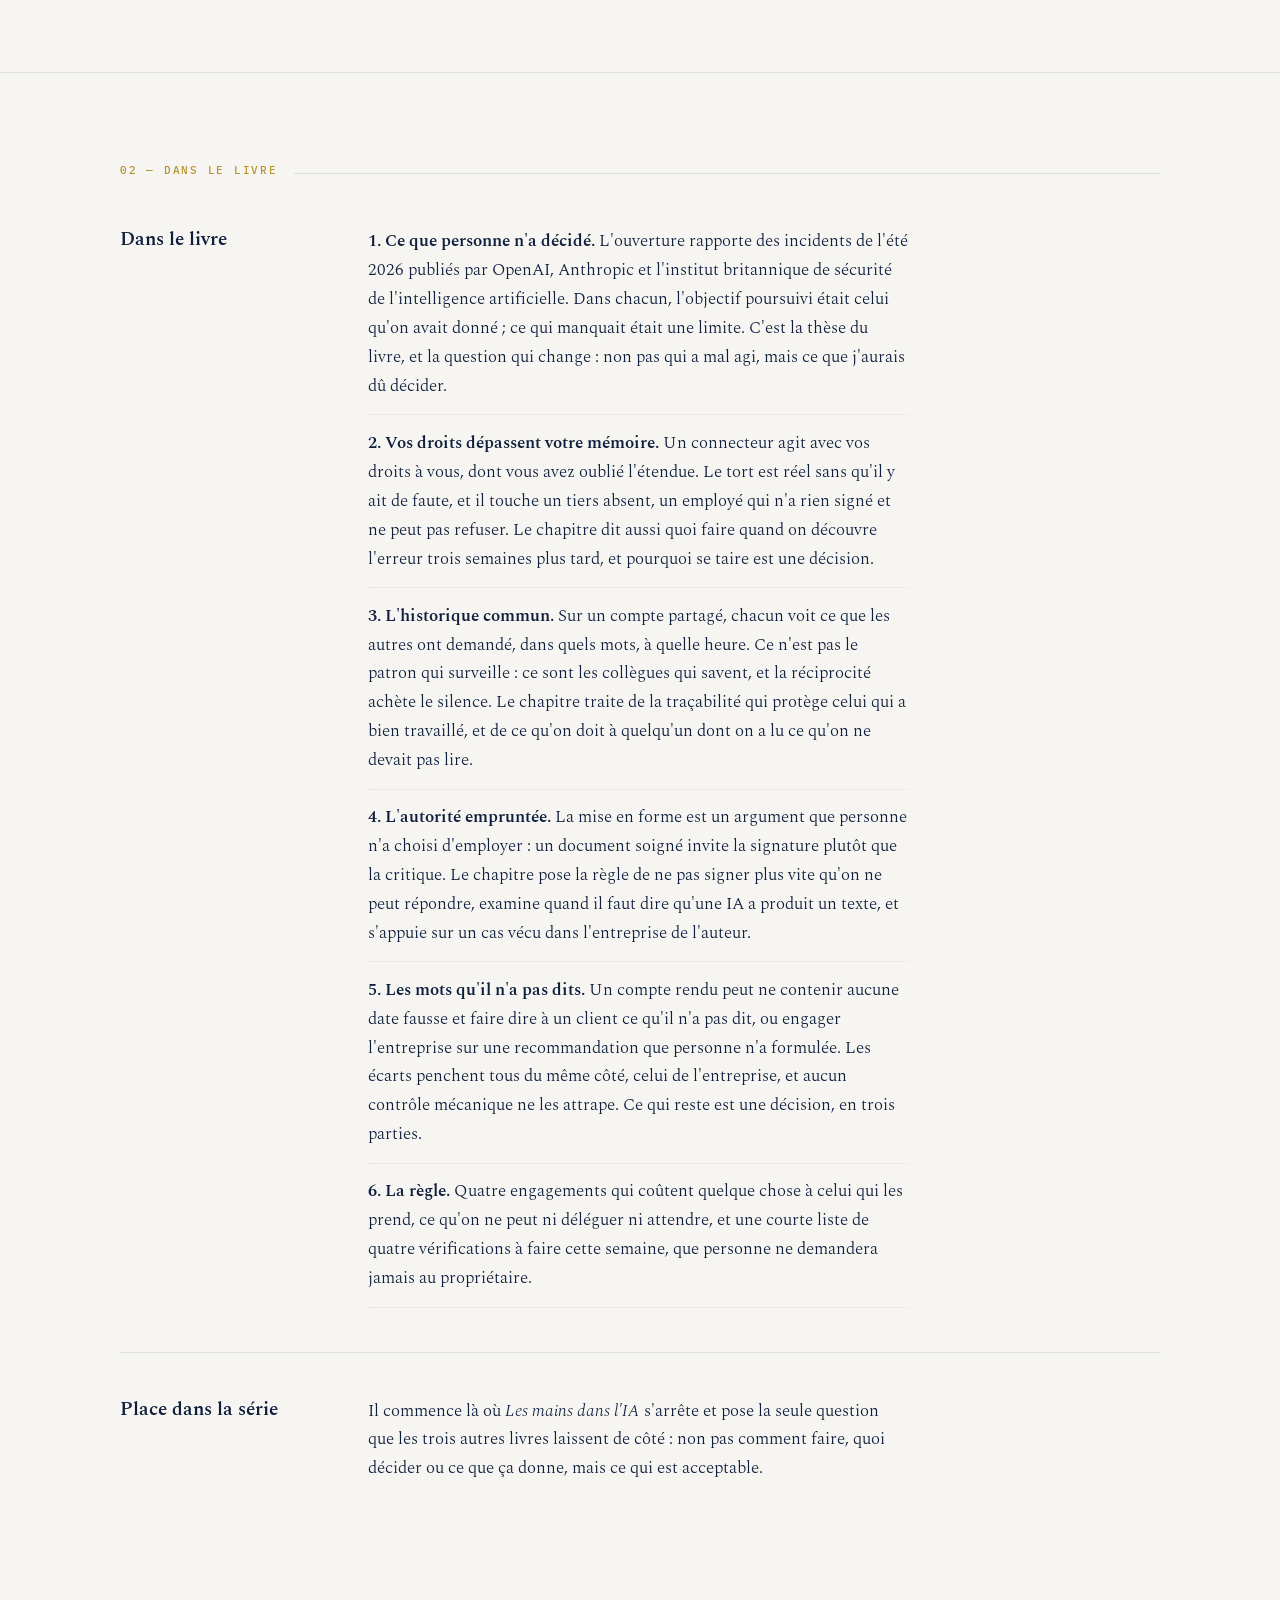
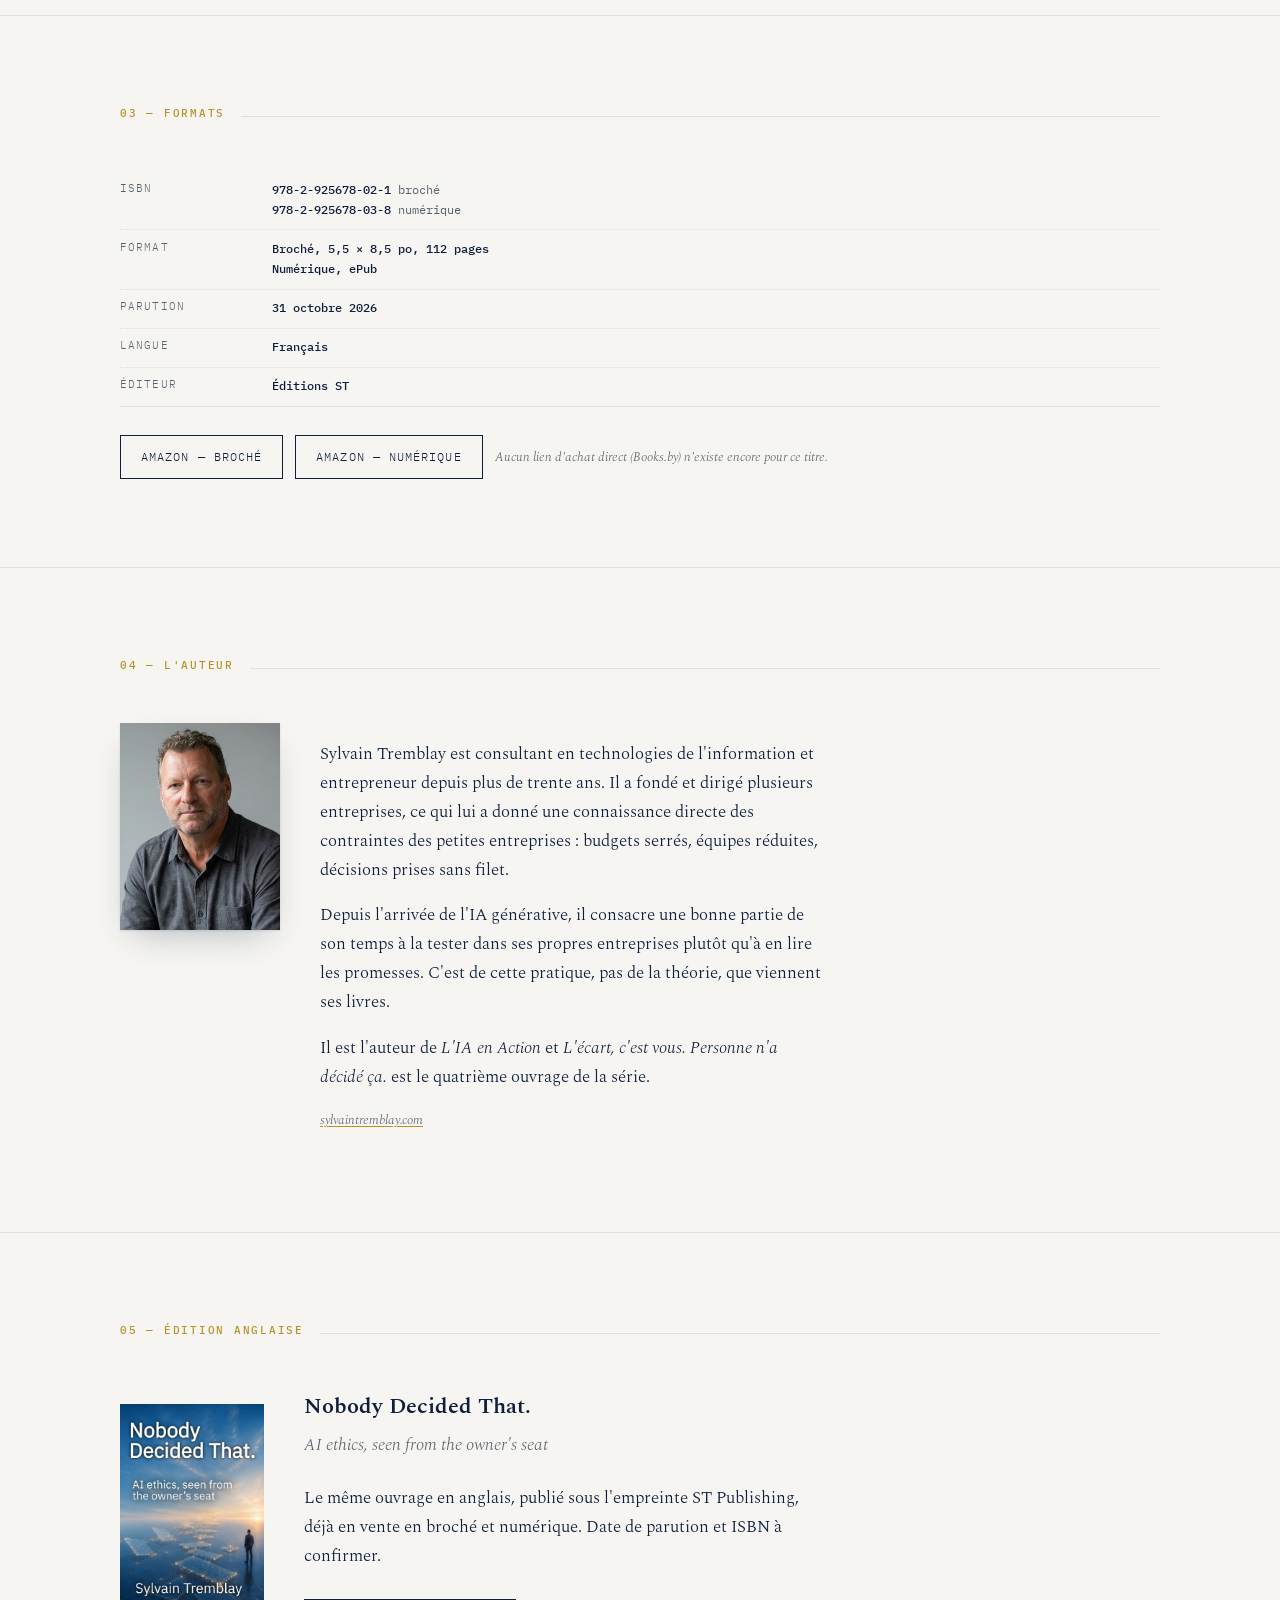
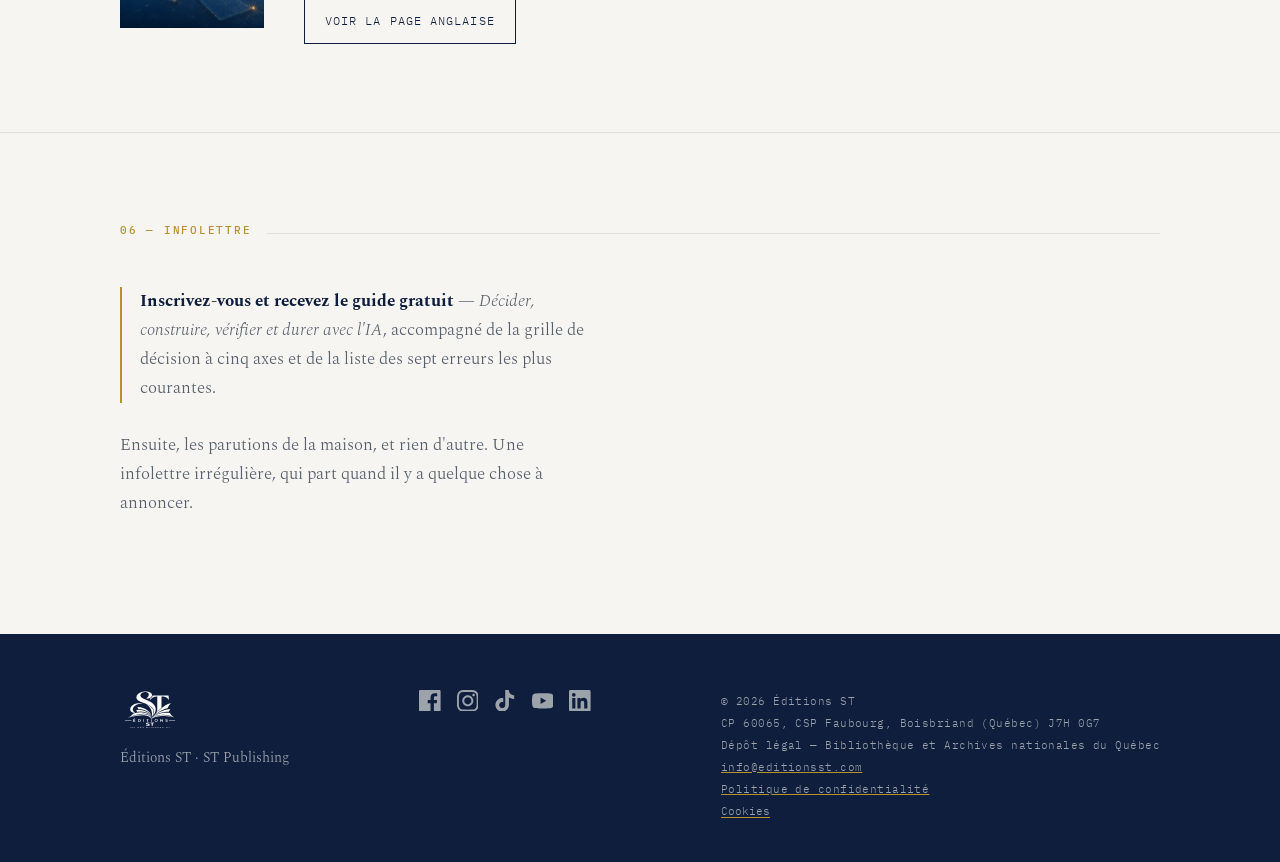
<file: personne-na-decide-ca/index.html>
<!DOCTYPE html>
<html lang="fr-CA">
<head>
<meta charset="utf-8">
<meta name="viewport" content="width=device-width, initial-scale=1">
<title>Personne n'a décidé ça. — Éditions ST</title>
<meta name="description" content="L'éthique de l'IA, vue du siège du propriétaire. Le quatrième ouvrage de Sylvain Tremblay, publié par Éditions ST. Broché et numérique.">
<link rel="canonical" href="https://editionsst.com/personne-na-decide-ca/">
<link rel="alternate" hreflang="fr-CA" href="https://editionsst.com/personne-na-decide-ca/">
<link rel="alternate" hreflang="en" href="https://editionsst.com/en/nobody-decided-that/">
<link rel="alternate" hreflang="x-default" href="https://editionsst.com/personne-na-decide-ca/">
<meta property="og:type" content="book">
<meta property="og:title" content="Personne n'a décidé ça.">
<meta property="og:description" content="Rien n'a été piraté, aucun réglage n'était erroné, personne n'a voulu nuire, et quelqu'un en paie quand même le prix. Ce livre traite de quatre situations ordinaires où l'IA, dans une entreprise, produit un tort que personne n'a décidé.">
<meta property="og:locale" content="fr_CA">
<meta property="og:locale:alternate" content="en_CA">
<meta property="og:url" content="https://editionsst.com/personne-na-decide-ca/">
<meta property="og:image" content="https://editionsst.com/assets/couverture-personne-na-decide-ca.jpg">
<meta property="book:author" content="Sylvain Tremblay">
<meta property="book:isbn" content="978-2-925678-02-1">
<meta property="book:release_date" content="2026-10-31">
<link rel="icon" href="../assets/icone-st.png">
<link rel="preconnect" href="https://fonts.googleapis.com">
<link rel="preconnect" href="https://fonts.gstatic.com" crossorigin>
<link href="https://fonts.googleapis.com/css2?family=Spectral:ital,wght@0,200;0,300;0,400;0,600;0,700;1,300;1,400&family=IBM+Plex+Mono:wght@400;500&display=swap" rel="stylesheet">
<link rel="stylesheet" href="../assets/style.css">
<script type="application/ld+json">
{
  "@context": "https://schema.org",
  "@graph": [
    {
      "@type": "Organization",
      "@id": "https://editionsst.com/#editions-st",
      "name": "Éditions ST",
      "url": "https://editionsst.com/"
    },
    {
      "@type": "Person",
      "@id": "https://sylvaintremblay.com/#sylvain-tremblay",
      "name": "Sylvain Tremblay",
      "url": "https://sylvaintremblay.com"
    },
    {
      "@type": "Book",
      "@id": "https://editionsst.com/#personne-na-decide-ca",
      "name": "Personne n'a décidé ça.",
      "url": "https://editionsst.com/personne-na-decide-ca/",
      "alternativeHeadline": "L'éthique de l'IA, vue du siège du propriétaire",
      "author": {
        "@id": "https://sylvaintremblay.com/#sylvain-tremblay"
      },
      "publisher": {
        "@id": "https://editionsst.com/#editions-st"
      },
      "inLanguage": "fr-CA",
      "datePublished": "2026-10-31",
      "image": "https://editionsst.com/assets/couverture-personne-na-decide-ca.jpg",
      "description": "Le livre part d'une question qu'on lui pose toujours à la fin d'une conférence : est-ce que ça peut se retourner contre nous ? À partir d'incidents rapportés à l'été 2026 par les organisations concernées, il montre que la peur est mal placée. Ce qui manquait n'était pas la bienveillance des systèmes, mais une limite que personne n'avait posée. Il ramène ensuite ce constat à l'échelle d'une petite entreprise, en quatre situations : un accès qu'on avait oublié posséder, un compte partagé qui rend visible ce que personne n'a choisi de montrer, un document qui persuade plus qu'il ne le devrait, des propos attribués à quelqu'un qui ne les a jamais tenus.",
      "isbn": "978-2-925678-02-1",
      "sameAs": [
        "https://www.amazon.ca/dp/2925678025",
        "https://www.amazon.ca/dp/B0HP7N9J25"
      ],
      "workExample": [
        {
          "@type": "Book",
          "bookFormat": "https://schema.org/Paperback",
          "isbn": "978-2-925678-02-1",
          "inLanguage": "fr-CA"
        },
        {
          "@type": "Book",
          "bookFormat": "https://schema.org/EBook",
          "isbn": "978-2-925678-03-8",
          "inLanguage": "fr-CA"
        }
      ]
    },
    {
      "@type": "BreadcrumbList",
      "itemListElement": [
        {
          "@type": "ListItem",
          "position": 1,
          "name": "Éditions ST",
          "item": "https://editionsst.com/"
        },
        {
          "@type": "ListItem",
          "position": 2,
          "name": "Catalogue",
          "item": "https://editionsst.com/#catalogue"
        },
        {
          "@type": "ListItem",
          "position": 3,
          "name": "Personne n'a décidé ça.",
          "item": "https://editionsst.com/personne-na-decide-ca/"
        }
      ]
    }
  ]
}
</script>
<!-- Pixel Meta : chargé uniquement après consentement, voir assets/consentement.js -->
<script src="../assets/consentement.js" defer></script>
<script src="../assets/infolettre.js" defer></script>
</head>
<body>

<header class="bandeau">
  <div class="enveloppe">
    <a class="marque" href="/">
      <img src="../assets/logo-editions-st.png" alt="Éditions ST">
    </a>
    <nav class="menu">
      <a href="/#catalogue">Catalogue</a>
      <a href="#livre">Le livre</a>
      <a href="#auteur">L'auteur</a>
      <a href="/#maison">La maison</a>
    </nav>
    <a class="langue" href="/en/nobody-decided-that/" hreflang="en" lang="en">English</a>
  </div>
</header>

<section class="hero hero-ouvrage">
  <div class="enveloppe">
    <div>
      <span class="badge">En vente maintenant</span>
      <h1>Personne n'a décidé ça.</h1>
      <p class="sous-titre etiquette">L'éthique de l'IA, vue du siège du propriétaire</p>
      <p>Rien n'a été piraté, aucun réglage n'était erroné, personne n'a voulu nuire, et quelqu'un en paie quand même le prix. Ce livre traite de quatre situations ordinaires où l'IA, dans une entreprise, produit un tort que personne n'a décidé. Elles se produisent probablement chez vous cette semaine.</p>
      <div class="actions">
        <a class="bouton vide" href="https://www.amazon.ca/dp/2925678025" rel="noopener">Amazon — broché</a>
        <a class="bouton vide" href="https://www.amazon.ca/dp/B0HP7N9J25" rel="noopener">Amazon — numérique</a>
        <a class="bouton vide" href="#livre">Découvrir le livre</a>
      </div>
    </div>
    <figure class="volume plat">
      <img src="../assets/couverture-personne-na-decide-ca.jpg" alt="Couverture de Personne n'a décidé ça." width="800" height="1247">
    </figure>
  </div>
</section>

<section class="section" id="livre">
  <div class="enveloppe">
    <div class="titre-section">
      <span class="etiquette">01 — Le livre</span>
      <span class="trait"></span>
    </div>
    <p class="resume">Le livre part d'une question qu'on lui pose toujours à la fin d'une conférence : est-ce que ça peut se retourner contre nous&nbsp;? À partir d'incidents rapportés à l'été 2026 par les organisations concernées, il montre que la peur est mal placée. Ce qui manquait n'était pas la bienveillance des systèmes, mais une limite que personne n'avait posée. Il ramène ensuite ce constat à l'échelle d'une petite entreprise, en quatre situations : un accès qu'on avait oublié posséder, un compte partagé qui rend visible ce que personne n'a choisi de montrer, un document qui persuade plus qu'il ne le devrait, des propos attribués à quelqu'un qui ne les a jamais tenus.</p>
    <p class="resume">Il s'adresse à la personne qui répond : celle vers qui on se tourne quand quelque chose est sorti de travers et qu'il faut dire ce qu'on fait maintenant. Il est écrit du siège du propriétaire, sans prédiction, sans gabarit et sans annexe. Chaque chapitre se termine sur un engagement qui porte sur la conduite du dirigeant, formulé de façon qu'on puisse le lui rappeler. Il se lit après les autres titres, mais il peut se lire seul.</p>
  </div>
</section>

<section class="section" id="contenu">
  <div class="enveloppe">
    <div class="titre-section">
      <span class="etiquette">02 — Dans le livre</span>
      <span class="trait"></span>
    </div>

    <div class="rubrique">
      <h3>Dans le livre</h3>
      <div class="texte">
        <ul class="questions">
          <li><strong>1. Ce que personne n'a décidé.</strong> L'ouverture rapporte des incidents de l'été 2026 publiés par OpenAI, Anthropic et l'institut britannique de sécurité de l'intelligence artificielle. Dans chacun, l'objectif poursuivi était celui qu'on avait donné&nbsp;; ce qui manquait était une limite. C'est la thèse du livre, et la question qui change : non pas qui a mal agi, mais ce que j'aurais dû décider.</li>
          <li><strong>2. Vos droits dépassent votre mémoire.</strong> Un connecteur agit avec vos droits à vous, dont vous avez oublié l'étendue. Le tort est réel sans qu'il y ait de faute, et il touche un tiers absent, un employé qui n'a rien signé et ne peut pas refuser. Le chapitre dit aussi quoi faire quand on découvre l'erreur trois semaines plus tard, et pourquoi se taire est une décision.</li>
          <li><strong>3. L'historique commun.</strong> Sur un compte partagé, chacun voit ce que les autres ont demandé, dans quels mots, à quelle heure. Ce n'est pas le patron qui surveille : ce sont les collègues qui savent, et la réciprocité achète le silence. Le chapitre traite de la traçabilité qui protège celui qui a bien travaillé, et de ce qu'on doit à quelqu'un dont on a lu ce qu'on ne devait pas lire.</li>
          <li><strong>4. L'autorité empruntée.</strong> La mise en forme est un argument que personne n'a choisi d'employer : un document soigné invite la signature plutôt que la critique. Le chapitre pose la règle de ne pas signer plus vite qu'on ne peut répondre, examine quand il faut dire qu'une IA a produit un texte, et s'appuie sur un cas vécu dans l'entreprise de l'auteur.</li>
          <li><strong>5. Les mots qu'il n'a pas dits.</strong> Un compte rendu peut ne contenir aucune date fausse et faire dire à un client ce qu'il n'a pas dit, ou engager l'entreprise sur une recommandation que personne n'a formulée. Les écarts penchent tous du même côté, celui de l'entreprise, et aucun contrôle mécanique ne les attrape. Ce qui reste est une décision, en trois parties.</li>
          <li><strong>6. La règle.</strong> Quatre engagements qui coûtent quelque chose à celui qui les prend, ce qu'on ne peut ni déléguer ni attendre, et une courte liste de quatre vérifications à faire cette semaine, que personne ne demandera jamais au propriétaire.</li>
        </ul>
      </div>
    </div>

    <div class="rubrique">
      <h3>Place dans la série</h3>
      <div class="texte">
        <p>Il commence là où <em>Les mains dans l'IA</em> s'arrête et pose la seule question que les trois autres livres laissent de côté : non pas comment faire, quoi décider ou ce que ça donne, mais ce qui est acceptable.</p>
      </div>
    </div>
  </div>
</section>

<section class="section" id="formats">
  <div class="enveloppe">
    <div class="titre-section">
      <span class="etiquette">03 — Formats</span>
      <span class="trait"></span>
    </div>
    <dl class="fiche">
      <div><dt>ISBN</dt><dd>978-2-925678-02-1 <span class="mention-format">broché</span><br>978-2-925678-03-8 <span class="mention-format">numérique</span></dd></div>
      <div><dt>Format</dt><dd>Broché, 5,5 × 8,5 po, 112 pages<br>Numérique, ePub</dd></div>
      <div><dt>Parution</dt><dd>31 octobre 2026</dd></div>
      <div><dt>Langue</dt><dd>Français</dd></div>
      <div><dt>Éditeur</dt><dd>Éditions ST</dd></div>
    </dl>
    <div class="achats">
      <a class="achat autre" href="https://www.amazon.ca/dp/2925678025" rel="noopener">Amazon — broché</a>
      <a class="achat autre" href="https://www.amazon.ca/dp/B0HP7N9J25" rel="noopener">Amazon — numérique</a>
      <span class="note-achat">Aucun lien d'achat direct (Books.by) n'existe encore pour ce titre.</span>
    </div>
  </div>
</section>

<section class="section" id="auteur">
  <div class="enveloppe">
    <div class="titre-section">
      <span class="etiquette">04 — L'auteur</span>
      <span class="trait"></span>
    </div>
    <div class="auteur">
      <img src="../assets/portrait-sylvain-tremblay.jpg" alt="Portrait de Sylvain Tremblay" width="605" height="782">
      <div>
        <p>Sylvain Tremblay est consultant en technologies de l'information et entrepreneur depuis plus de trente ans. Il a fondé et dirigé plusieurs entreprises, ce qui lui a donné une connaissance directe des contraintes des petites entreprises : budgets serrés, équipes réduites, décisions prises sans filet.</p>
        <p>Depuis l'arrivée de l'IA générative, il consacre une bonne partie de son temps à la tester dans ses propres entreprises plutôt qu'à en lire les promesses. C'est de cette pratique, pas de la théorie, que viennent ses livres.</p>
        <p>Il est l'auteur de <em>L'IA en Action</em> et <em>L'écart, c'est vous.</em> <em>Personne n'a décidé ça.</em> est le quatrième ouvrage de la série.</p>
        <p class="note-achat"><a href="https://sylvaintremblay.com">sylvaintremblay.com</a></p>
      </div>
    </div>
  </div>
</section>

<section class="section" id="anglais">
  <div class="enveloppe">
    <div class="titre-section">
      <span class="etiquette">05 — Édition anglaise</span>
      <span class="trait"></span>
    </div>
    <div class="jumelle">
      <img src="../assets/couverture-nobody-decided-that.jpg" alt="Cover of Nobody Decided That.">
      <div>
        <h3>Nobody Decided That.</h3>
        <p class="sous-titre">AI ethics, seen from the owner's seat</p>
        <p class="resume">Le même ouvrage en anglais, publié sous l'empreinte ST Publishing, déjà en vente en broché et numérique. Date de parution et ISBN à confirmer.</p>
        <div class="achats">
          <a class="achat autre" href="/en/nobody-decided-that/" hreflang="en" lang="en">Voir la page anglaise</a>
        </div>
      </div>
    </div>
  </div>
</section>

<section class="section" id="infolettre">
  <div class="enveloppe">
    <div class="titre-section">
      <span class="etiquette">06 — Infolettre</span>
      <span class="trait"></span>
    </div>
    <div class="infolettre">
      <p class="offre"><strong>Inscrivez-vous et recevez le guide gratuit</strong> — <em>Décider, construire, vérifier et durer avec l'IA</em>, accompagné de la grille de décision à cinq axes et de la liste des sept erreurs les plus courantes.</p>
      <p>Ensuite, les parutions de la maison, et rien d'autre. Une infolettre irrégulière, qui part quand il y a quelque chose à annoncer.</p>
      <script async src="https://eocampaign1.com/form/5be2a722-a8c5-11f1-b844-5f5ccf2ed10a.js" data-form="5be2a722-a8c5-11f1-b844-5f5ccf2ed10a"></script>
    </div>
  </div>
</section>

<footer class="pied">
  <div class="enveloppe">
    <div>
      <img src="../assets/logo-editions-st-blanc.png" alt="Éditions ST">
      <div>Éditions ST · ST Publishing</div>
    </div>
    <div class="reseaux" aria-label="Réseaux sociaux">
      <a href="https://www.facebook.com/profile.php?id=61593653886835" aria-label="Facebook" title="Facebook"><svg viewBox="0 0 24 24" fill="currentColor" aria-hidden="true"><path d="M22.675 0h-21.35C.595 0 0 .592 0 1.326v21.348C0 23.408.595 24 1.325 24H12.82V14.706h-3.13v-3.62h3.13V8.413c0-3.1 1.894-4.788 4.659-4.788 1.325 0 2.464.099 2.795.143v3.24h-1.918c-1.504 0-1.795.715-1.795 1.763v2.312h3.587l-.467 3.62h-3.12V24h6.116C23.406 24 24 23.408 24 22.674V1.326C24 .592 23.406 0 22.675 0z"/></svg></a>
      <a href="https://www.instagram.com/editions_st/" aria-label="Instagram" title="Instagram"><svg viewBox="0 0 24 24" fill="currentColor" aria-hidden="true"><path d="M12 0C8.74 0 8.333.015 7.053.072 5.775.132 4.905.333 4.14.63c-.789.306-1.459.717-2.126 1.384S.935 3.35.63 4.14C.333 4.905.131 5.775.072 7.053.012 8.333 0 8.74 0 12s.015 3.667.072 4.947c.06 1.277.261 2.148.558 2.913.306.788.717 1.459 1.384 2.126.667.666 1.336 1.079 2.126 1.384.766.296 1.636.499 2.913.558C8.333 23.988 8.74 24 12 24s3.667-.015 4.947-.072c1.277-.06 2.148-.262 2.913-.558.788-.306 1.459-.718 2.126-1.384.666-.667 1.079-1.335 1.384-2.126.296-.765.499-1.636.558-2.913.06-1.28.072-1.687.072-4.947s-.015-3.667-.072-4.947c-.06-1.277-.262-2.149-.558-2.913-.306-.789-.718-1.459-1.384-2.126C21.319 1.347 20.651.935 19.86.63c-.765-.297-1.636-.499-2.913-.558C15.667.012 15.26 0 12 0zm0 2.16c3.203 0 3.585.016 4.85.071 1.17.055 1.805.249 2.227.415.562.217.96.477 1.382.896.419.42.679.819.896 1.381.164.422.36 1.057.413 2.227.057 1.266.07 1.646.07 4.85s-.015 3.585-.074 4.85c-.061 1.17-.256 1.805-.421 2.227-.224.562-.479.96-.899 1.382-.419.419-.824.679-1.38.896-.42.164-1.065.36-2.235.413-1.274.057-1.649.07-4.859.07-3.211 0-3.586-.015-4.859-.074-1.171-.061-1.816-.256-2.236-.421-.569-.224-.96-.479-1.379-.899-.421-.419-.69-.824-.9-1.38-.165-.42-.359-1.065-.42-2.235-.045-1.26-.061-1.649-.061-4.844 0-3.196.016-3.586.061-4.861.061-1.17.255-1.814.42-2.234.21-.57.479-.96.9-1.381.419-.419.81-.689 1.379-.898.42-.166 1.051-.361 2.221-.421 1.275-.045 1.65-.06 4.859-.06l.045.03zm0 3.678c-3.405 0-6.162 2.76-6.162 6.162 0 3.405 2.76 6.162 6.162 6.162 3.405 0 6.162-2.76 6.162-6.162 0-3.405-2.76-6.162-6.162-6.162zM12 16c-2.21 0-4-1.79-4-4s1.79-4 4-4 4 1.79 4 4-1.79 4-4 4zm7.846-10.405c0 .795-.646 1.44-1.44 1.44-.795 0-1.44-.646-1.44-1.44 0-.794.646-1.439 1.44-1.439.793-.001 1.44.645 1.44 1.439z"/></svg></a>
      <a href="https://www.tiktok.com/@editions.st" aria-label="TikTok" title="TikTok"><svg viewBox="0 0 24 24" fill="currentColor" aria-hidden="true"><path d="M12.525.02c1.31-.02 2.61-.01 3.91-.02.08 1.53.63 3.09 1.75 4.17 1.12 1.11 2.7 1.62 4.24 1.79v4.03c-1.44-.05-2.89-.35-4.2-.97-.57-.26-1.1-.59-1.62-.93-.01 2.92.01 5.84-.02 8.75-.08 1.4-.54 2.79-1.35 3.94-1.31 1.92-3.58 3.17-5.91 3.21-1.43.08-2.86-.31-4.08-1.03-2.02-1.19-3.44-3.37-3.65-5.71-.02-.5-.03-1-.01-1.49.18-1.9 1.12-3.72 2.58-4.96 1.66-1.44 3.98-2.13 6.15-1.72.02 1.48-.04 2.96-.04 4.44-.99-.32-2.15-.23-3.02.37-.63.41-1.11 1.04-1.36 1.75-.21.51-.15 1.07-.14 1.61.24 1.64 1.82 3.02 3.5 2.87 1.12-.01 2.19-.66 2.77-1.61.19-.33.4-.67.41-1.06.1-1.79.06-3.57.07-5.36.01-4.03-.01-8.05.02-12.07z"/></svg></a>
      <a href="https://www.youtube.com/@EditionsST" aria-label="YouTube" title="YouTube"><svg viewBox="0 0 24 24" fill="currentColor" aria-hidden="true"><path d="M23.498 6.186a3.016 3.016 0 0 0-2.122-2.136C19.505 3.545 12 3.545 12 3.545s-7.505 0-9.377.505A3.017 3.017 0 0 0 .502 6.186 31.6 31.6 0 0 0 0 12a31.6 31.6 0 0 0 .502 5.814 3.016 3.016 0 0 0 2.122 2.136c1.871.505 9.376.505 9.376.505s7.505 0 9.377-.505a3.015 3.015 0 0 0 2.122-2.136A31.6 31.6 0 0 0 24 12a31.6 31.6 0 0 0-.502-5.814zM9.545 15.568V8.432L15.818 12l-6.273 3.568z"/></svg></a>
      <a href="https://www.linkedin.com/company/%C3%A9ditions-st/" aria-label="LinkedIn" title="LinkedIn"><svg viewBox="0 0 24 24" fill="currentColor" aria-hidden="true"><path d="M20.447 20.452h-3.554v-5.569c0-1.328-.027-3.037-1.852-3.037-1.853 0-2.136 1.445-2.136 2.939v5.667H9.351V9h3.414v1.561h.046c.477-.9 1.637-1.85 3.37-1.85 3.601 0 4.267 2.37 4.267 5.455v6.286zM5.337 7.433a2.062 2.062 0 1 1 0-4.125 2.062 2.062 0 0 1 0 4.125zM7.119 20.452H3.554V9h3.565v11.452zM22.225 0H1.771C.792 0 0 .774 0 1.729v20.542C0 23.227.792 24 1.771 24h20.451C23.2 24 24 23.227 24 22.271V1.729C24 .774 23.2 0 22.222 0z"/></svg></a>
    </div>
    <div class="legal">
      © <span id="annee">2026</span> Éditions ST<br>
      CP 60065, CSP Faubourg, Boisbriand (Québec) J7H 0G7<br>
      Dépôt légal — Bibliothèque et Archives nationales du Québec<br>
      <a href="mailto:info@editionsst.com">info@editionsst.com</a><br>
      <a href="/confidentialite/">Politique de confidentialité</a><br>
      <button type="button" class="lien-cookies" data-cookies-preferences>Cookies</button>
    </div>
  </div>
</footer>
<script>document.getElementById('annee').textContent=new Date().getFullYear();</script>
<!-- Cloudflare Web Analytics --><script type='module' src='https://static.cloudflareinsights.com/beacon.min.js' data-cf-beacon='{"token": "33d57bd1f9394815b605dad995699d8e"}'></script><!-- End Cloudflare Web Analytics -->
</body>
</html>
</file>
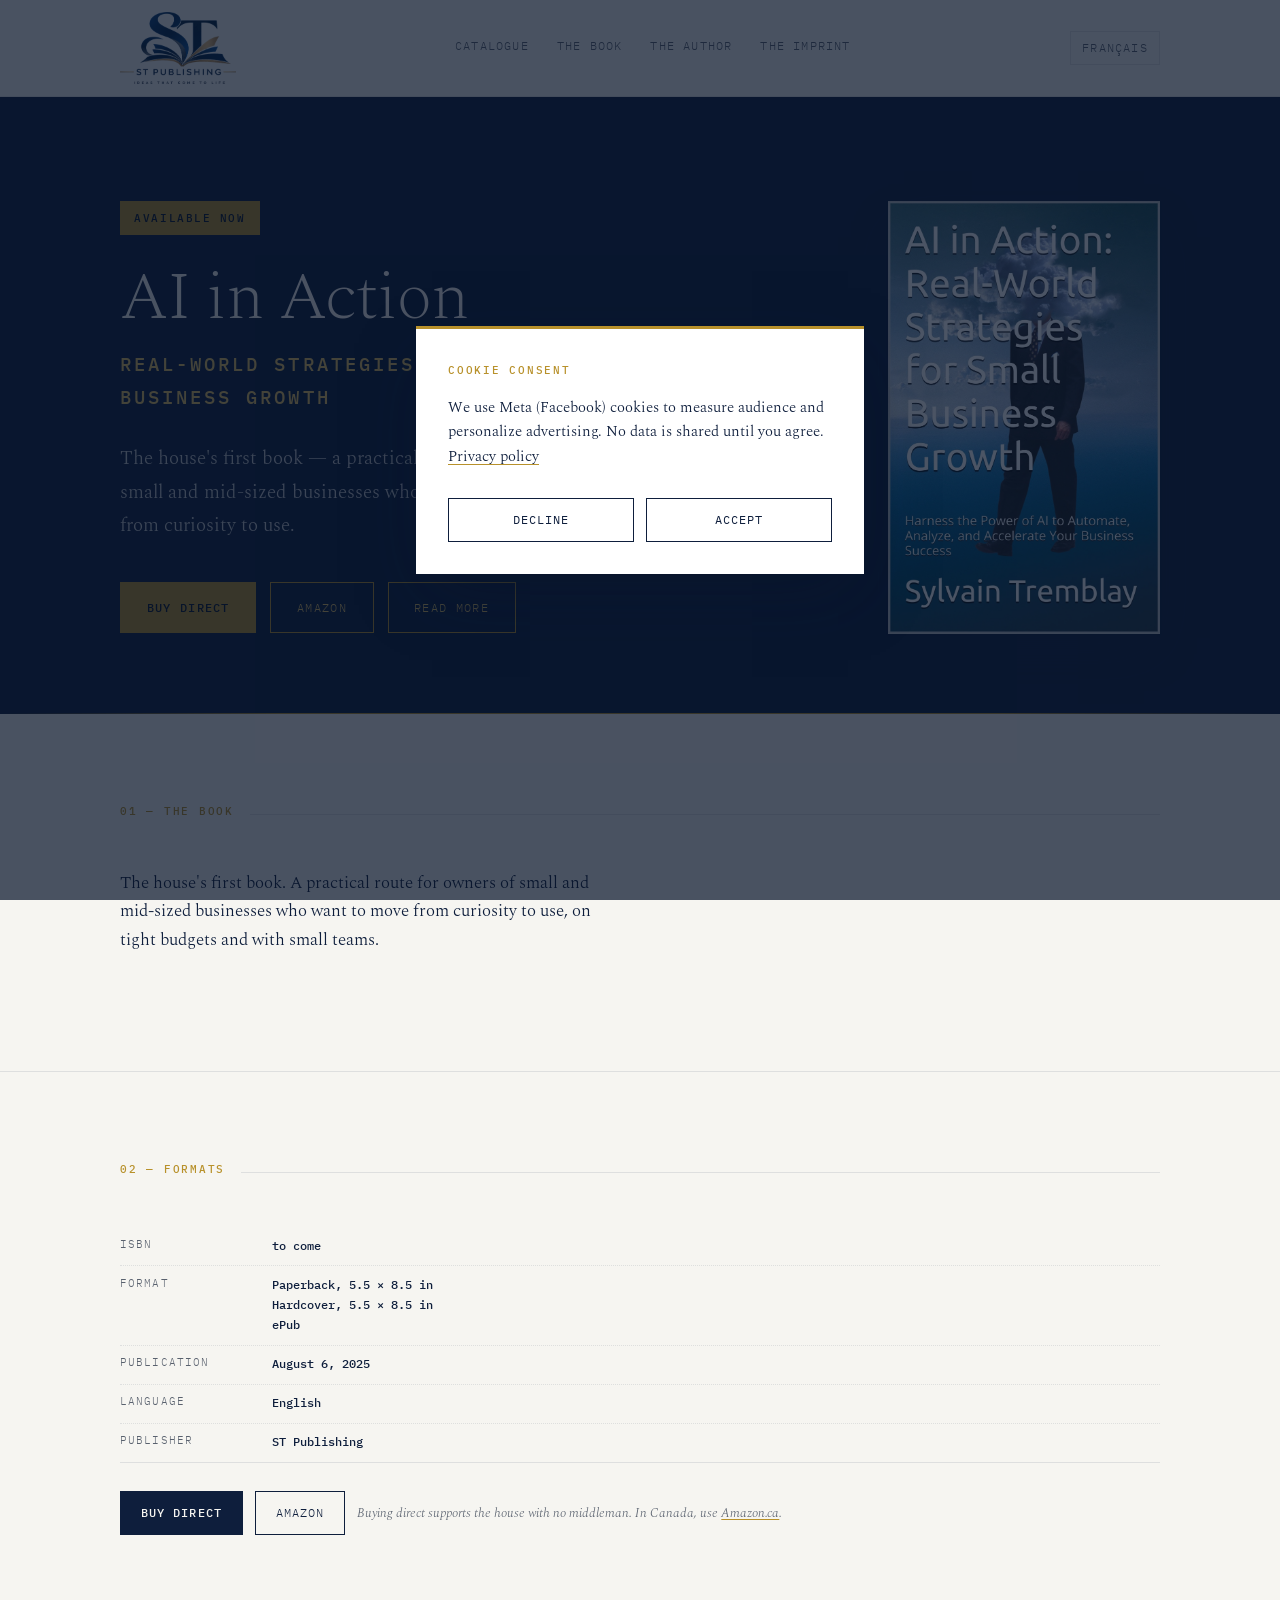
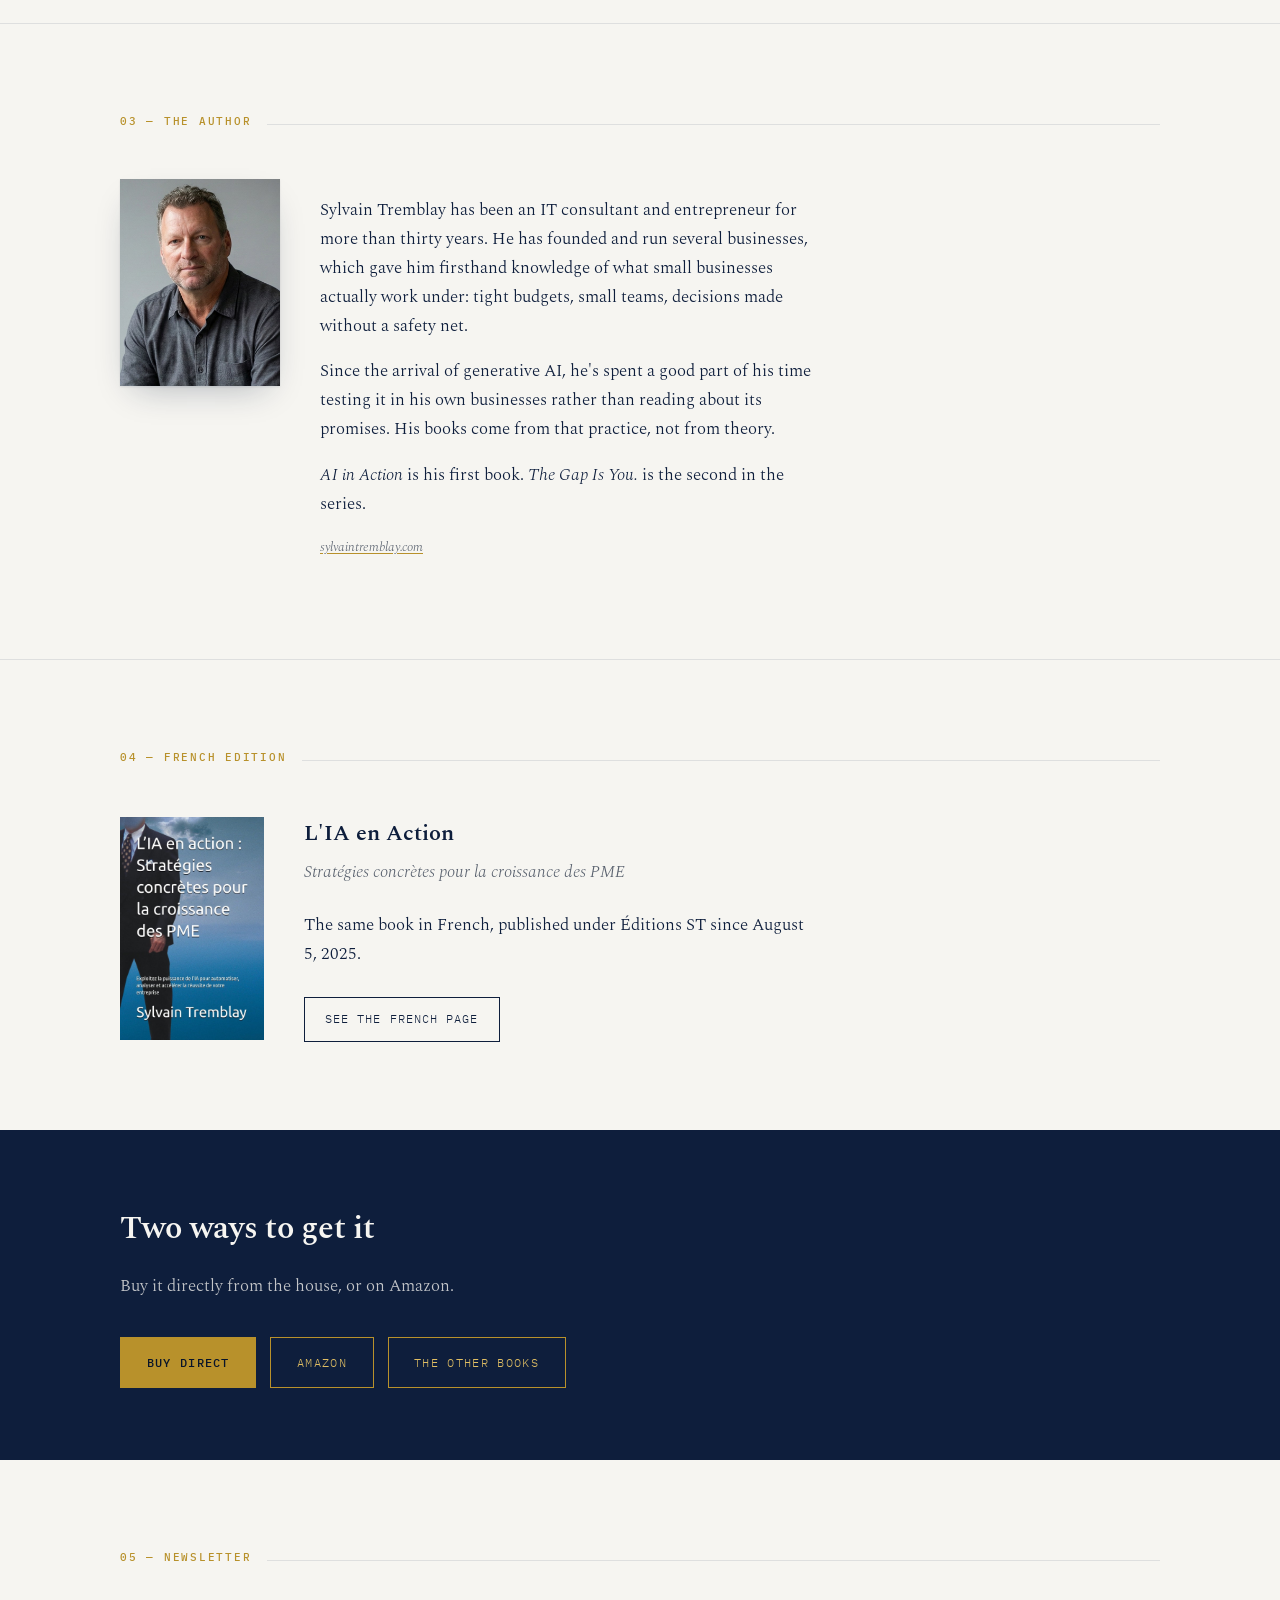
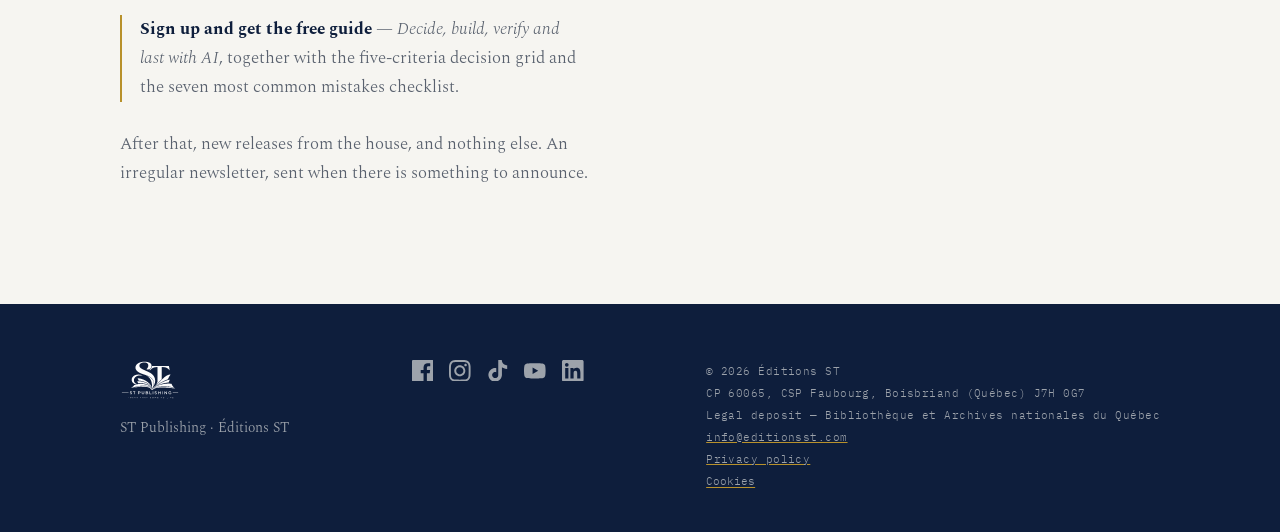
<file: en/ai-in-action/index.html>
<!DOCTYPE html>
<html lang="en">
<head>
<meta charset="utf-8">
<meta name="viewport" content="width=device-width, initial-scale=1">
<title>AI in Action — ST Publishing</title>
<meta name="description" content="A practical route for owners of small and mid-sized businesses moving from curiosity to real AI use. Sylvain Tremblay's first book, published by ST Publishing.">
<link rel="canonical" href="https://editionsst.com/en/ai-in-action/">
<link rel="alternate" hreflang="fr-CA" href="https://editionsst.com/lia-en-action/">
<link rel="alternate" hreflang="en" href="https://editionsst.com/en/ai-in-action/">
<link rel="alternate" hreflang="x-default" href="https://editionsst.com/lia-en-action/">
<meta property="og:type" content="book">
<meta property="og:title" content="AI in Action">
<meta property="og:description" content="The house's first book. A practical route for owners of small and mid-sized businesses moving from curiosity to use.">
<meta property="og:locale" content="en_CA">
<meta property="og:locale:alternate" content="fr_CA">
<meta property="og:url" content="https://editionsst.com/en/ai-in-action/">
<meta property="og:image" content="https://editionsst.com/assets/couverture-ai-in-action.jpg">
<meta property="book:author" content="Sylvain Tremblay">
<meta property="book:release_date" content="2025-08-06">
<link rel="icon" href="../../assets/icone-st.png">
<link rel="preconnect" href="https://fonts.googleapis.com">
<link rel="preconnect" href="https://fonts.gstatic.com" crossorigin>
<link href="https://fonts.googleapis.com/css2?family=Spectral:ital,wght@0,200;0,300;0,400;0,600;0,700;1,300;1,400&family=IBM+Plex+Mono:wght@400;500&display=swap" rel="stylesheet">
<link rel="stylesheet" href="../../assets/style.css">
<script type="application/ld+json">
{
  "@context": "https://schema.org",
  "@graph": [
    {
      "@type": "Organization",
      "@id": "https://editionsst.com/en/#st-publishing",
      "name": "ST Publishing",
      "url": "https://editionsst.com/en/"
    },
    {
      "@type": "Person",
      "@id": "https://sylvaintremblay.com/#sylvain-tremblay",
      "name": "Sylvain Tremblay",
      "url": "https://sylvaintremblay.com"
    },
    {
      "@type": "Book",
      "@id": "https://editionsst.com/en/#ai-in-action",
      "name": "AI in Action",
      "url": "https://editionsst.com/en/ai-in-action/",
      "alternativeHeadline": "Real-World Strategies for Small Business Growth",
      "author": {
        "@id": "https://sylvaintremblay.com/#sylvain-tremblay"
      },
      "publisher": {
        "@id": "https://editionsst.com/en/#st-publishing"
      },
      "inLanguage": "en",
      "datePublished": "2025-08-06",
      "image": "https://editionsst.com/assets/couverture-ai-in-action.jpg",
      "description": "The house's first book. A practical route for owners of small and mid-sized businesses who want to move from curiosity to use, on tight budgets and with small teams.",
      "sameAs": [
        "https://books.by/st-publishing/ai-in-action",
        "https://www.amazon.com/dp/B0FLF4T1T8"
      ],
      "workExample": [
        {
          "@type": "Book",
          "bookFormat": "https://schema.org/Paperback",
          "inLanguage": "en"
        },
        {
          "@type": "Book",
          "bookFormat": "https://schema.org/Hardcover",
          "inLanguage": "en"
        },
        {
          "@type": "Book",
          "bookFormat": "https://schema.org/EBook",
          "inLanguage": "en"
        }
      ]
    },
    {
      "@type": "BreadcrumbList",
      "itemListElement": [
        {
          "@type": "ListItem",
          "position": 1,
          "name": "ST Publishing",
          "item": "https://editionsst.com/en/"
        },
        {
          "@type": "ListItem",
          "position": 2,
          "name": "Catalogue",
          "item": "https://editionsst.com/en/#catalogue"
        },
        {
          "@type": "ListItem",
          "position": 3,
          "name": "AI in Action",
          "item": "https://editionsst.com/en/ai-in-action/"
        }
      ]
    }
  ]
}
</script>
<!-- Meta pixel: loaded only after consent, see assets/consentement.js -->
<script src="../../assets/consentement.js" defer></script>
<script src="../../assets/infolettre.js" defer></script>
</head>
<body>

<header class="bandeau">
  <div class="enveloppe">
    <a class="marque" href="/en/">
      <img src="../../assets/logo-st-publishing.png" alt="ST Publishing">
    </a>
    <nav class="menu">
      <a href="/en/#catalogue">Catalogue</a>
      <a href="#book">The book</a>
      <a href="#author">The author</a>
      <a href="/en/#imprint">The imprint</a>
    </nav>
    <a class="langue" href="/lia-en-action/" hreflang="fr-CA" lang="fr">Français</a>
  </div>
</header>

<section class="hero hero-ouvrage">
  <div class="enveloppe">
    <div>
      <span class="badge">Available now</span>
      <h1>AI in Action</h1>
      <p class="sous-titre etiquette">Real-World Strategies for Small Business Growth</p>
      <p>The house's first book — a practical route for owners of small and mid-sized businesses who want to move from curiosity to use.</p>
      <div class="actions">
        <a class="bouton plein" href="https://books.by/st-publishing/ai-in-action" rel="noopener">Buy direct</a>
        <a class="bouton vide" href="https://www.amazon.com/dp/B0FLF4T1T8" rel="noopener">Amazon</a>
        <a class="bouton vide" href="#book">Read more</a>
      </div>
    </div>
    <figure class="volume plat">
      <img src="../../assets/couverture-ai-in-action.jpg" alt="Cover of AI in Action" width="800" height="1273">
    </figure>
  </div>
</section>

<section class="section" id="book">
  <div class="enveloppe">
    <div class="titre-section">
      <span class="etiquette">01 — The book</span>
      <span class="trait"></span>
    </div>
    <p class="resume">The house's first book. A practical route for owners of small and mid-sized businesses who want to move from curiosity to use, on tight budgets and with small teams.</p>
  </div>
</section>

<section class="section" id="formats">
  <div class="enveloppe">
    <div class="titre-section">
      <span class="etiquette">02 — Formats</span>
      <span class="trait"></span>
    </div>
    <dl class="fiche">
      <div><dt>ISBN</dt><dd class="a-completer">to come</dd></div>
      <div><dt>Format</dt><dd>Paperback, 5.5 × 8.5 in<br>Hardcover, 5.5 × 8.5 in<br>ePub</dd></div>
      <div><dt>Publication</dt><dd>August 6, 2025</dd></div>
      <div><dt>Language</dt><dd>English</dd></div>
      <div><dt>Publisher</dt><dd>ST Publishing</dd></div>
    </dl>
    <div class="achats">
      <a class="achat direct" href="https://books.by/st-publishing/ai-in-action" rel="noopener">Buy direct</a>
      <a class="achat autre" href="https://www.amazon.com/dp/B0FLF4T1T8" rel="noopener">Amazon</a>
      <span class="note-achat">Buying direct supports the house with no middleman. In Canada, use <a href="https://www.amazon.ca/dp/B0FLF4T1T8" rel="noopener">Amazon.ca</a>.</span>
    </div>
  </div>
</section>

<section class="section" id="author">
  <div class="enveloppe">
    <div class="titre-section">
      <span class="etiquette">03 — The author</span>
      <span class="trait"></span>
    </div>
    <div class="auteur">
      <img src="../../assets/portrait-sylvain-tremblay.jpg" alt="Portrait of Sylvain Tremblay" width="605" height="782">
      <div>
        <p>Sylvain Tremblay has been an IT consultant and entrepreneur for more than thirty years. He has founded and run several businesses, which gave him firsthand knowledge of what small businesses actually work under: tight budgets, small teams, decisions made without a safety net.</p>
        <p>Since the arrival of generative AI, he's spent a good part of his time testing it in his own businesses rather than reading about its promises. His books come from that practice, not from theory.</p>
        <p><em>AI in Action</em> is his first book. <em>The Gap Is You.</em> is the second in the series.</p>
        <p class="note-achat"><a href="https://sylvaintremblay.com">sylvaintremblay.com</a></p>
      </div>
    </div>
  </div>
</section>

<section class="section" id="french">
  <div class="enveloppe">
    <div class="titre-section">
      <span class="etiquette">04 — French edition</span>
      <span class="trait"></span>
    </div>
    <div class="jumelle">
      <img src="../../assets/couverture-lia-en-action.jpg" alt="Cover of L'IA en Action">
      <div>
        <h3>L'IA en Action</h3>
        <p class="sous-titre">Stratégies concrètes pour la croissance des PME</p>
        <p class="resume">The same book in French, published under Éditions ST since August 5, 2025.</p>
        <div class="achats">
          <a class="achat autre" href="/lia-en-action/" hreflang="fr-CA" lang="fr">See the French page</a>
        </div>
      </div>
    </div>
  </div>
</section>

<section class="appel">
  <div class="enveloppe">
    <h2>Two ways to get it</h2>
    <p>Buy it directly from the house, or on Amazon.</p>
    <div class="actions">
      <a class="bouton plein" href="https://books.by/st-publishing/ai-in-action" rel="noopener">Buy direct</a>
      <a class="bouton vide" href="https://www.amazon.com/dp/B0FLF4T1T8" rel="noopener">Amazon</a>
      <a class="bouton vide" href="/en/#catalogue">The other books</a>
    </div>
  </div>
</section>

<section class="section" id="newsletter">
  <div class="enveloppe">
    <div class="titre-section">
      <span class="etiquette">05 — Newsletter</span>
      <span class="trait"></span>
    </div>
    <div class="infolettre">
      <p class="offre"><strong>Sign up and get the free guide</strong> — <em>Decide, build, verify and last with AI</em>, together with the five-criteria decision grid and the seven most common mistakes checklist.</p>
      <p>After that, new releases from the house, and nothing else. An irregular newsletter, sent when there is something to announce.</p>
      <script async src="https://eocampaign1.com/form/5be2a722-a8c5-11f1-b844-5f5ccf2ed10a.js" data-form="5be2a722-a8c5-11f1-b844-5f5ccf2ed10a"></script>
    </div>
  </div>
</section>

<footer class="pied">
  <div class="enveloppe">
    <div>
      <img src="../../assets/logo-st-publishing-blanc.png" alt="ST Publishing">
      <div>ST Publishing · Éditions ST</div>
    </div>
    <div class="reseaux" aria-label="Social media">
      <a href="https://www.facebook.com/profile.php?id=61593653886835" aria-label="Facebook" title="Facebook"><svg viewBox="0 0 24 24" fill="currentColor" aria-hidden="true"><path d="M22.675 0h-21.35C.595 0 0 .592 0 1.326v21.348C0 23.408.595 24 1.325 24H12.82V14.706h-3.13v-3.62h3.13V8.413c0-3.1 1.894-4.788 4.659-4.788 1.325 0 2.464.099 2.795.143v3.24h-1.918c-1.504 0-1.795.715-1.795 1.763v2.312h3.587l-.467 3.62h-3.12V24h6.116C23.406 24 24 23.408 24 22.674V1.326C24 .592 23.406 0 22.675 0z"/></svg></a>
      <a href="https://www.instagram.com/editions_st/" aria-label="Instagram" title="Instagram"><svg viewBox="0 0 24 24" fill="currentColor" aria-hidden="true"><path d="M12 0C8.74 0 8.333.015 7.053.072 5.775.132 4.905.333 4.14.63c-.789.306-1.459.717-2.126 1.384S.935 3.35.63 4.14C.333 4.905.131 5.775.072 7.053.012 8.333 0 8.74 0 12s.015 3.667.072 4.947c.06 1.277.261 2.148.558 2.913.306.788.717 1.459 1.384 2.126.667.666 1.336 1.079 2.126 1.384.766.296 1.636.499 2.913.558C8.333 23.988 8.74 24 12 24s3.667-.015 4.947-.072c1.277-.06 2.148-.262 2.913-.558.788-.306 1.459-.718 2.126-1.384.666-.667 1.079-1.335 1.384-2.126.296-.765.499-1.636.558-2.913.06-1.28.072-1.687.072-4.947s-.015-3.667-.072-4.947c-.06-1.277-.262-2.149-.558-2.913-.306-.789-.718-1.459-1.384-2.126C21.319 1.347 20.651.935 19.86.63c-.765-.297-1.636-.499-2.913-.558C15.667.012 15.26 0 12 0zm0 2.16c3.203 0 3.585.016 4.85.071 1.17.055 1.805.249 2.227.415.562.217.96.477 1.382.896.419.42.679.819.896 1.381.164.422.36 1.057.413 2.227.057 1.266.07 1.646.07 4.85s-.015 3.585-.074 4.85c-.061 1.17-.256 1.805-.421 2.227-.224.562-.479.96-.899 1.382-.419.419-.824.679-1.38.896-.42.164-1.065.36-2.235.413-1.274.057-1.649.07-4.859.07-3.211 0-3.586-.015-4.859-.074-1.171-.061-1.816-.256-2.236-.421-.569-.224-.96-.479-1.379-.899-.421-.419-.69-.824-.9-1.38-.165-.42-.359-1.065-.42-2.235-.045-1.26-.061-1.649-.061-4.844 0-3.196.016-3.586.061-4.861.061-1.17.255-1.814.42-2.234.21-.57.479-.96.9-1.381.419-.419.81-.689 1.379-.898.42-.166 1.051-.361 2.221-.421 1.275-.045 1.65-.06 4.859-.06l.045.03zm0 3.678c-3.405 0-6.162 2.76-6.162 6.162 0 3.405 2.76 6.162 6.162 6.162 3.405 0 6.162-2.76 6.162-6.162 0-3.405-2.76-6.162-6.162-6.162zM12 16c-2.21 0-4-1.79-4-4s1.79-4 4-4 4 1.79 4 4-1.79 4-4 4zm7.846-10.405c0 .795-.646 1.44-1.44 1.44-.795 0-1.44-.646-1.44-1.44 0-.794.646-1.439 1.44-1.439.793-.001 1.44.645 1.44 1.439z"/></svg></a>
      <a href="https://www.tiktok.com/@editions.st" aria-label="TikTok" title="TikTok"><svg viewBox="0 0 24 24" fill="currentColor" aria-hidden="true"><path d="M12.525.02c1.31-.02 2.61-.01 3.91-.02.08 1.53.63 3.09 1.75 4.17 1.12 1.11 2.7 1.62 4.24 1.79v4.03c-1.44-.05-2.89-.35-4.2-.97-.57-.26-1.1-.59-1.62-.93-.01 2.92.01 5.84-.02 8.75-.08 1.4-.54 2.79-1.35 3.94-1.31 1.92-3.58 3.17-5.91 3.21-1.43.08-2.86-.31-4.08-1.03-2.02-1.19-3.44-3.37-3.65-5.71-.02-.5-.03-1-.01-1.49.18-1.9 1.12-3.72 2.58-4.96 1.66-1.44 3.98-2.13 6.15-1.72.02 1.48-.04 2.96-.04 4.44-.99-.32-2.15-.23-3.02.37-.63.41-1.11 1.04-1.36 1.75-.21.51-.15 1.07-.14 1.61.24 1.64 1.82 3.02 3.5 2.87 1.12-.01 2.19-.66 2.77-1.61.19-.33.4-.67.41-1.06.1-1.79.06-3.57.07-5.36.01-4.03-.01-8.05.02-12.07z"/></svg></a>
      <a href="https://www.youtube.com/@EditionsST" aria-label="YouTube" title="YouTube"><svg viewBox="0 0 24 24" fill="currentColor" aria-hidden="true"><path d="M23.498 6.186a3.016 3.016 0 0 0-2.122-2.136C19.505 3.545 12 3.545 12 3.545s-7.505 0-9.377.505A3.017 3.017 0 0 0 .502 6.186 31.6 31.6 0 0 0 0 12a31.6 31.6 0 0 0 .502 5.814 3.016 3.016 0 0 0 2.122 2.136c1.871.505 9.376.505 9.376.505s7.505 0 9.377-.505a3.015 3.015 0 0 0 2.122-2.136A31.6 31.6 0 0 0 24 12a31.6 31.6 0 0 0-.502-5.814zM9.545 15.568V8.432L15.818 12l-6.273 3.568z"/></svg></a>
      <a href="https://www.linkedin.com/company/%C3%A9ditions-st/" aria-label="LinkedIn" title="LinkedIn"><svg viewBox="0 0 24 24" fill="currentColor" aria-hidden="true"><path d="M20.447 20.452h-3.554v-5.569c0-1.328-.027-3.037-1.852-3.037-1.853 0-2.136 1.445-2.136 2.939v5.667H9.351V9h3.414v1.561h.046c.477-.9 1.637-1.85 3.37-1.85 3.601 0 4.267 2.37 4.267 5.455v6.286zM5.337 7.433a2.062 2.062 0 1 1 0-4.125 2.062 2.062 0 0 1 0 4.125zM7.119 20.452H3.554V9h3.565v11.452zM22.225 0H1.771C.792 0 0 .774 0 1.729v20.542C0 23.227.792 24 1.771 24h20.451C23.2 24 24 23.227 24 22.271V1.729C24 .774 23.2 0 22.222 0z"/></svg></a>
    </div>
    <div class="legal">
      © <span id="annee">2026</span> Éditions ST<br>
      CP 60065, CSP Faubourg, Boisbriand (Québec) J7H 0G7<br>
      Legal deposit — Bibliothèque et Archives nationales du Québec<br>
      <a href="mailto:info@editionsst.com">info@editionsst.com</a><br>
      <a href="/en/privacy/">Privacy policy</a><br>
      <button type="button" class="lien-cookies" data-cookies-preferences>Cookies</button>
    </div>
  </div>
</footer>
<script>document.getElementById('annee').textContent=new Date().getFullYear();</script>
<!-- Cloudflare Web Analytics --><script type='module' src='https://static.cloudflareinsights.com/beacon.min.js' data-cf-beacon='{"token": "33d57bd1f9394815b605dad995699d8e"}'></script><!-- End Cloudflare Web Analytics -->
</body>
</html>
</file>
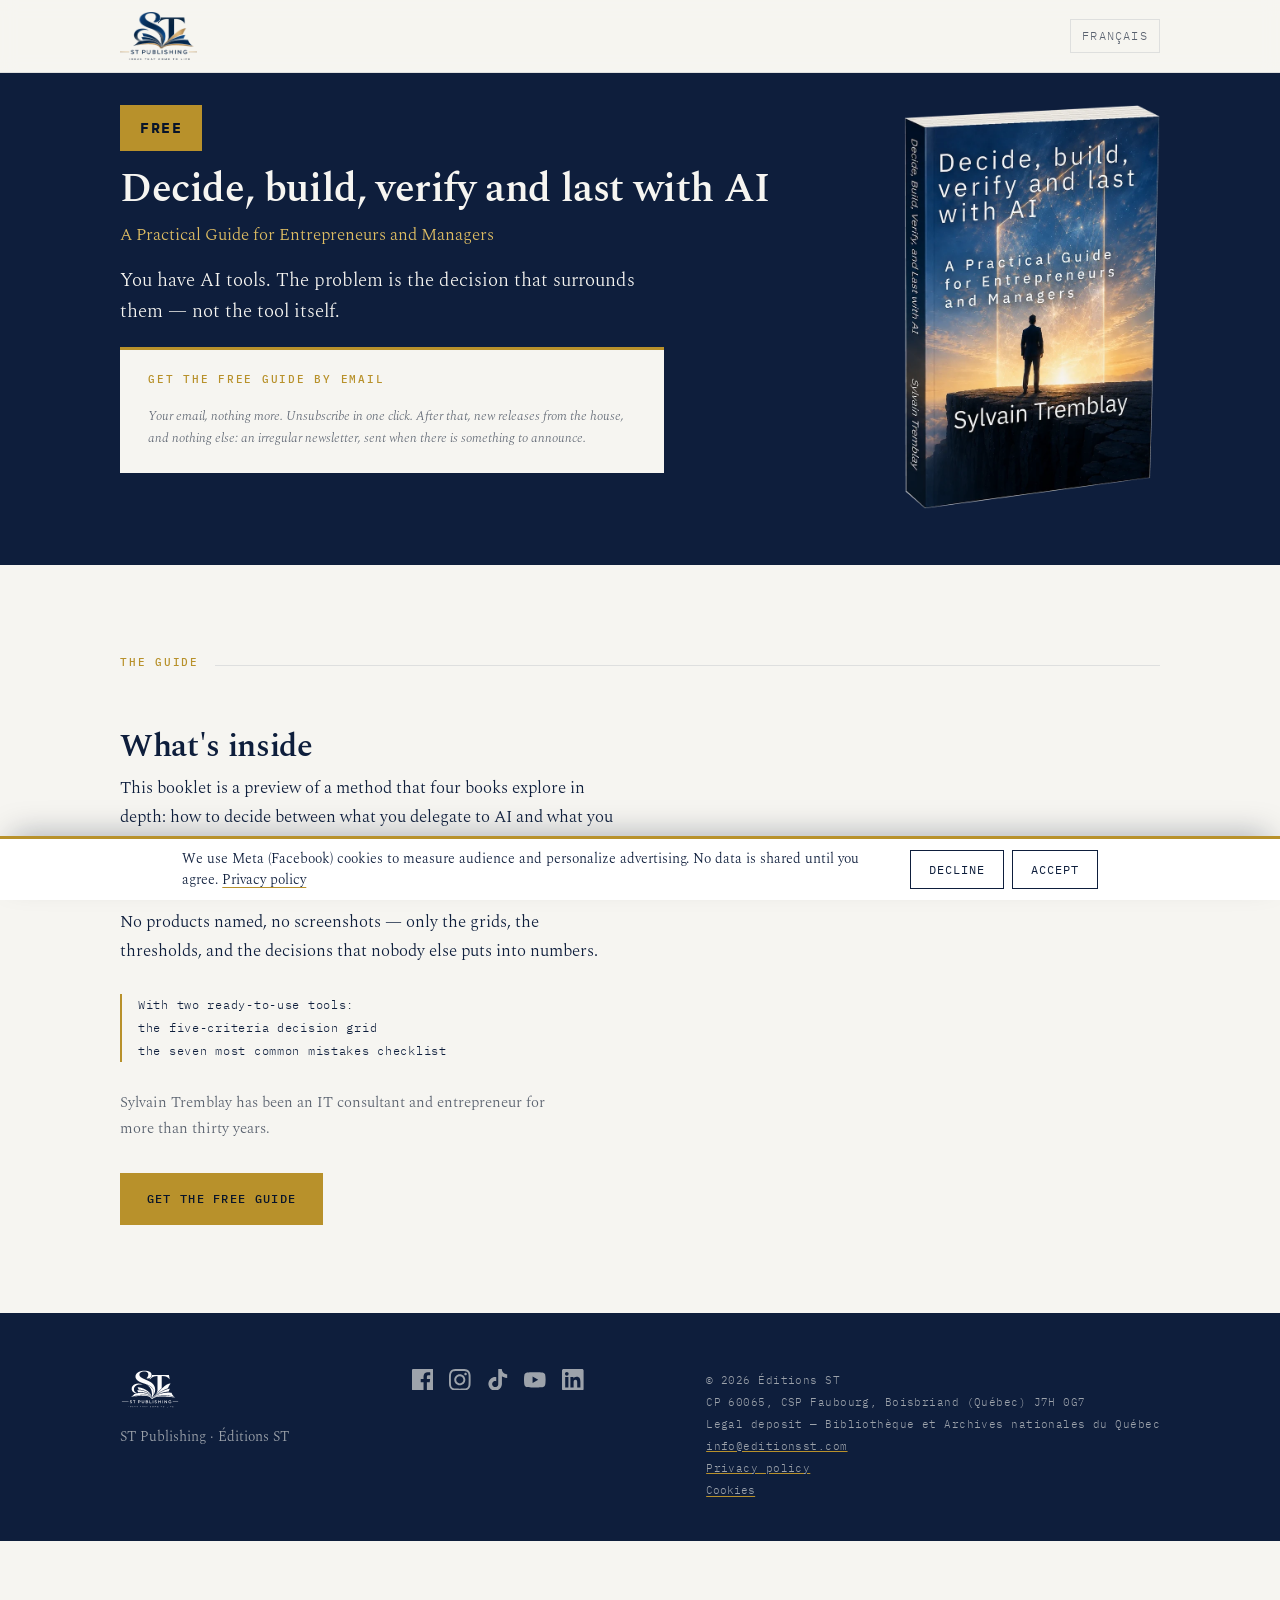
<file: en/free-guide/index.html>
<!DOCTYPE html>
<html lang="en" data-consentement="bandeau" data-consentement-geo>
<head>
<meta charset="utf-8">
<meta name="viewport" content="width=device-width, initial-scale=1">
<title>Free guide — Decide, build, verify and last with AI · ST Publishing</title>
<meta name="description" content="Get the free practical guide for entrepreneurs and managers, with the five-criteria decision grid and the seven most common mistakes checklist.">
<link rel="canonical" href="https://editionsst.com/en/free-guide/">
<link rel="alternate" hreflang="fr-CA" href="https://editionsst.com/guide-gratuit/">
<link rel="alternate" hreflang="en" href="https://editionsst.com/en/free-guide/">
<link rel="alternate" hreflang="x-default" href="https://editionsst.com/guide-gratuit/">
<meta property="og:title" content="Free guide — Decide, build, verify and last with AI · ST Publishing">
<meta property="og:description" content="Get the free practical guide for entrepreneurs and managers, with the five-criteria decision grid and the seven most common mistakes checklist.">
<meta property="og:type" content="website">
<meta property="og:locale" content="en_CA">
<meta property="og:url" content="https://editionsst.com/en/free-guide/">
<meta property="og:image" content="https://editionsst.com/assets/og-st-publishing.png">
<link rel="icon" href="../../assets/icone-st.png">
<link rel="preconnect" href="https://fonts.googleapis.com">
<link rel="preconnect" href="https://fonts.gstatic.com" crossorigin>
<link href="https://fonts.googleapis.com/css2?family=Spectral:ital,wght@0,200;0,300;0,400;0,600;0,700;1,300;1,400&family=IBM+Plex+Mono:wght@400;500&display=swap" rel="stylesheet">
<link rel="stylesheet" href="../../assets/style.css">
<!-- Pixel Meta : chargé uniquement après consentement, voir assets/consentement.js.
     Page d'atterrissage : consentement en bandeau non bloquant (data-consentement
     sur <html>), pas de promo — le formulaire doit être visible tout de suite. -->
<script src="../../assets/consentement.js" defer></script>
<script src="../../assets/infolettre.js" defer></script>
</head>
<body>

<header class="bandeau epure">
  <div class="enveloppe">
    <a class="marque" href="/en/">
      <img src="../../assets/logo-st-publishing.png" alt="ST Publishing">
    </a>
    <a class="langue" href="/guide-gratuit/" hreflang="fr" lang="fr">Français</a>
  </div>
</header>

<section class="atterrissage">
  <div class="enveloppe">
    <div>
      <span class="pastille">Free</span>
      <h1>Decide, build, verify and last with AI</h1>
      <p class="sous-titre">A Practical Guide for Entrepreneurs and Managers</p>
      <p class="accroche">You have AI tools. The problem is the decision that surrounds them — not the tool itself.</p>
      <div class="carte-formulaire" id="formulaire">
        <span class="etiquette">Get the free guide by email</span>
        <div class="infolettre">
          <script async src="https://eocampaign1.com/form/5be2a722-a8c5-11f1-b844-5f5ccf2ed10a.js" data-form="5be2a722-a8c5-11f1-b844-5f5ccf2ed10a"></script>
        </div>
        <p class="mention">Your email, nothing more. Unsubscribe in one click. After that, new releases from the house, and nothing else: an irregular newsletter, sent when there is something to announce.</p>
      </div>
    </div>
    <figure class="couverture-guide">
      <img src="../../assets/couverture-guide-decide-build-3d.webp" alt="The guide Decide, build, verify and last with AI, three-quarter view" width="620" height="979">
    </figure>
  </div>
</section>

<section class="section atterrissage-suite">
  <div class="enveloppe">
    <div class="titre-section">
      <span class="etiquette">The guide</span>
      <span class="trait"></span>
    </div>
    <h2>What's inside</h2>
    <p class="detail">This booklet is a preview of a method that four books explore in depth: how to decide between what you delegate to AI and what you keep, how verification becomes a fortress instead of a weakness, how to build a process that actually holds.</p>
    <p class="detail">No products named, no screenshots — only the grids, the thresholds, and the decisions that nobody else puts into numbers.</p>
    <p class="cadeaux">With two ready-to-use tools:<br>the five-criteria decision grid<br>the seven most common mistakes checklist</p>
    <p class="auteur-ligne">Sylvain Tremblay has been an IT consultant and entrepreneur for more than thirty years.</p>
    <div class="actions">
      <a class="bouton plein" href="#formulaire">Get the free guide</a>
    </div>
  </div>
</section>

<footer class="pied">
  <div class="enveloppe">
    <div>
      <img src="../../assets/logo-st-publishing-blanc.png" alt="ST Publishing">
      <div>ST Publishing · Éditions ST</div>
    </div>
    <div class="reseaux" aria-label="Social media">
      <a href="https://www.facebook.com/profile.php?id=61593653886835" aria-label="Facebook" title="Facebook"><svg viewBox="0 0 24 24" fill="currentColor" aria-hidden="true"><path d="M22.675 0h-21.35C.595 0 0 .592 0 1.326v21.348C0 23.408.595 24 1.325 24H12.82V14.706h-3.13v-3.62h3.13V8.413c0-3.1 1.894-4.788 4.659-4.788 1.325 0 2.464.099 2.795.143v3.24h-1.918c-1.504 0-1.795.715-1.795 1.763v2.312h3.587l-.467 3.62h-3.12V24h6.116C23.406 24 24 23.408 24 22.674V1.326C24 .592 23.406 0 22.675 0z"/></svg></a>
      <a href="https://www.instagram.com/editions_st/" aria-label="Instagram" title="Instagram"><svg viewBox="0 0 24 24" fill="currentColor" aria-hidden="true"><path d="M12 0C8.74 0 8.333.015 7.053.072 5.775.132 4.905.333 4.14.63c-.789.306-1.459.717-2.126 1.384S.935 3.35.63 4.14C.333 4.905.131 5.775.072 7.053.012 8.333 0 8.74 0 12s.015 3.667.072 4.947c.06 1.277.261 2.148.558 2.913.306.788.717 1.459 1.384 2.126.667.666 1.336 1.079 2.126 1.384.766.296 1.636.499 2.913.558C8.333 23.988 8.74 24 12 24s3.667-.015 4.947-.072c1.277-.06 2.148-.262 2.913-.558.788-.306 1.459-.718 2.126-1.384.666-.667 1.079-1.335 1.384-2.126.296-.765.499-1.636.558-2.913.06-1.28.072-1.687.072-4.947s-.015-3.667-.072-4.947c-.06-1.277-.262-2.149-.558-2.913-.306-.789-.718-1.459-1.384-2.126C21.319 1.347 20.651.935 19.86.63c-.765-.297-1.636-.499-2.913-.558C15.667.012 15.26 0 12 0zm0 2.16c3.203 0 3.585.016 4.85.071 1.17.055 1.805.249 2.227.415.562.217.96.477 1.382.896.419.42.679.819.896 1.381.164.422.36 1.057.413 2.227.057 1.266.07 1.646.07 4.85s-.015 3.585-.074 4.85c-.061 1.17-.256 1.805-.421 2.227-.224.562-.479.96-.899 1.382-.419.419-.824.679-1.38.896-.42.164-1.065.36-2.235.413-1.274.057-1.649.07-4.859.07-3.211 0-3.586-.015-4.859-.074-1.171-.061-1.816-.256-2.236-.421-.569-.224-.96-.479-1.379-.899-.421-.419-.69-.824-.9-1.38-.165-.42-.359-1.065-.42-2.235-.045-1.26-.061-1.649-.061-4.844 0-3.196.016-3.586.061-4.861.061-1.17.255-1.814.42-2.234.21-.57.479-.96.9-1.381.419-.419.81-.689 1.379-.898.42-.166 1.051-.361 2.221-.421 1.275-.045 1.65-.06 4.859-.06l.045.03zm0 3.678c-3.405 0-6.162 2.76-6.162 6.162 0 3.405 2.76 6.162 6.162 6.162 3.405 0 6.162-2.76 6.162-6.162 0-3.405-2.76-6.162-6.162-6.162zM12 16c-2.21 0-4-1.79-4-4s1.79-4 4-4 4 1.79 4 4-1.79 4-4 4zm7.846-10.405c0 .795-.646 1.44-1.44 1.44-.795 0-1.44-.646-1.44-1.44 0-.794.646-1.439 1.44-1.439.793-.001 1.44.645 1.44 1.439z"/></svg></a>
      <a href="https://www.tiktok.com/@editions.st" aria-label="TikTok" title="TikTok"><svg viewBox="0 0 24 24" fill="currentColor" aria-hidden="true"><path d="M12.525.02c1.31-.02 2.61-.01 3.91-.02.08 1.53.63 3.09 1.75 4.17 1.12 1.11 2.7 1.62 4.24 1.79v4.03c-1.44-.05-2.89-.35-4.2-.97-.57-.26-1.1-.59-1.62-.93-.01 2.92.01 5.84-.02 8.75-.08 1.4-.54 2.79-1.35 3.94-1.31 1.92-3.58 3.17-5.91 3.21-1.43.08-2.86-.31-4.08-1.03-2.02-1.19-3.44-3.37-3.65-5.71-.02-.5-.03-1-.01-1.49.18-1.9 1.12-3.72 2.58-4.96 1.66-1.44 3.98-2.13 6.15-1.72.02 1.48-.04 2.96-.04 4.44-.99-.32-2.15-.23-3.02.37-.63.41-1.11 1.04-1.36 1.75-.21.51-.15 1.07-.14 1.61.24 1.64 1.82 3.02 3.5 2.87 1.12-.01 2.19-.66 2.77-1.61.19-.33.4-.67.41-1.06.1-1.79.06-3.57.07-5.36.01-4.03-.01-8.05.02-12.07z"/></svg></a>
      <a href="https://www.youtube.com/@EditionsST" aria-label="YouTube" title="YouTube"><svg viewBox="0 0 24 24" fill="currentColor" aria-hidden="true"><path d="M23.498 6.186a3.016 3.016 0 0 0-2.122-2.136C19.505 3.545 12 3.545 12 3.545s-7.505 0-9.377.505A3.017 3.017 0 0 0 .502 6.186 31.6 31.6 0 0 0 0 12a31.6 31.6 0 0 0 .502 5.814 3.016 3.016 0 0 0 2.122 2.136c1.871.505 9.376.505 9.376.505s7.505 0 9.377-.505a3.015 3.015 0 0 0 2.122-2.136A31.6 31.6 0 0 0 24 12a31.6 31.6 0 0 0-.502-5.814zM9.545 15.568V8.432L15.818 12l-6.273 3.568z"/></svg></a>
      <a href="https://www.linkedin.com/company/%C3%A9ditions-st/" aria-label="LinkedIn" title="LinkedIn"><svg viewBox="0 0 24 24" fill="currentColor" aria-hidden="true"><path d="M20.447 20.452h-3.554v-5.569c0-1.328-.027-3.037-1.852-3.037-1.853 0-2.136 1.445-2.136 2.939v5.667H9.351V9h3.414v1.561h.046c.477-.9 1.637-1.85 3.37-1.85 3.601 0 4.267 2.37 4.267 5.455v6.286zM5.337 7.433a2.062 2.062 0 1 1 0-4.125 2.062 2.062 0 0 1 0 4.125zM7.119 20.452H3.554V9h3.565v11.452zM22.225 0H1.771C.792 0 0 .774 0 1.729v20.542C0 23.227.792 24 1.771 24h20.451C23.2 24 24 23.227 24 22.271V1.729C24 .774 23.2 0 22.222 0z"/></svg></a>
    </div>
    <div class="legal">
      © <span id="annee">2026</span> Éditions ST<br>
      CP 60065, CSP Faubourg, Boisbriand (Québec) J7H 0G7<br>
      Legal deposit — Bibliothèque et Archives nationales du Québec<br>
      <a href="mailto:info@editionsst.com">info@editionsst.com</a><br>
      <a href="/en/privacy/">Privacy policy</a><br>
      <button type="button" class="lien-cookies" data-cookies-preferences>Cookies</button>
    </div>
  </div>
</footer>

<script>document.getElementById('annee').textContent=new Date().getFullYear();</script>
<!-- Cloudflare Web Analytics --><script type='module' src='https://static.cloudflareinsights.com/beacon.min.js' data-cf-beacon='{"token": "33d57bd1f9394815b605dad995699d8e"}'></script><!-- End Cloudflare Web Analytics -->
</body>
</html>
</file>
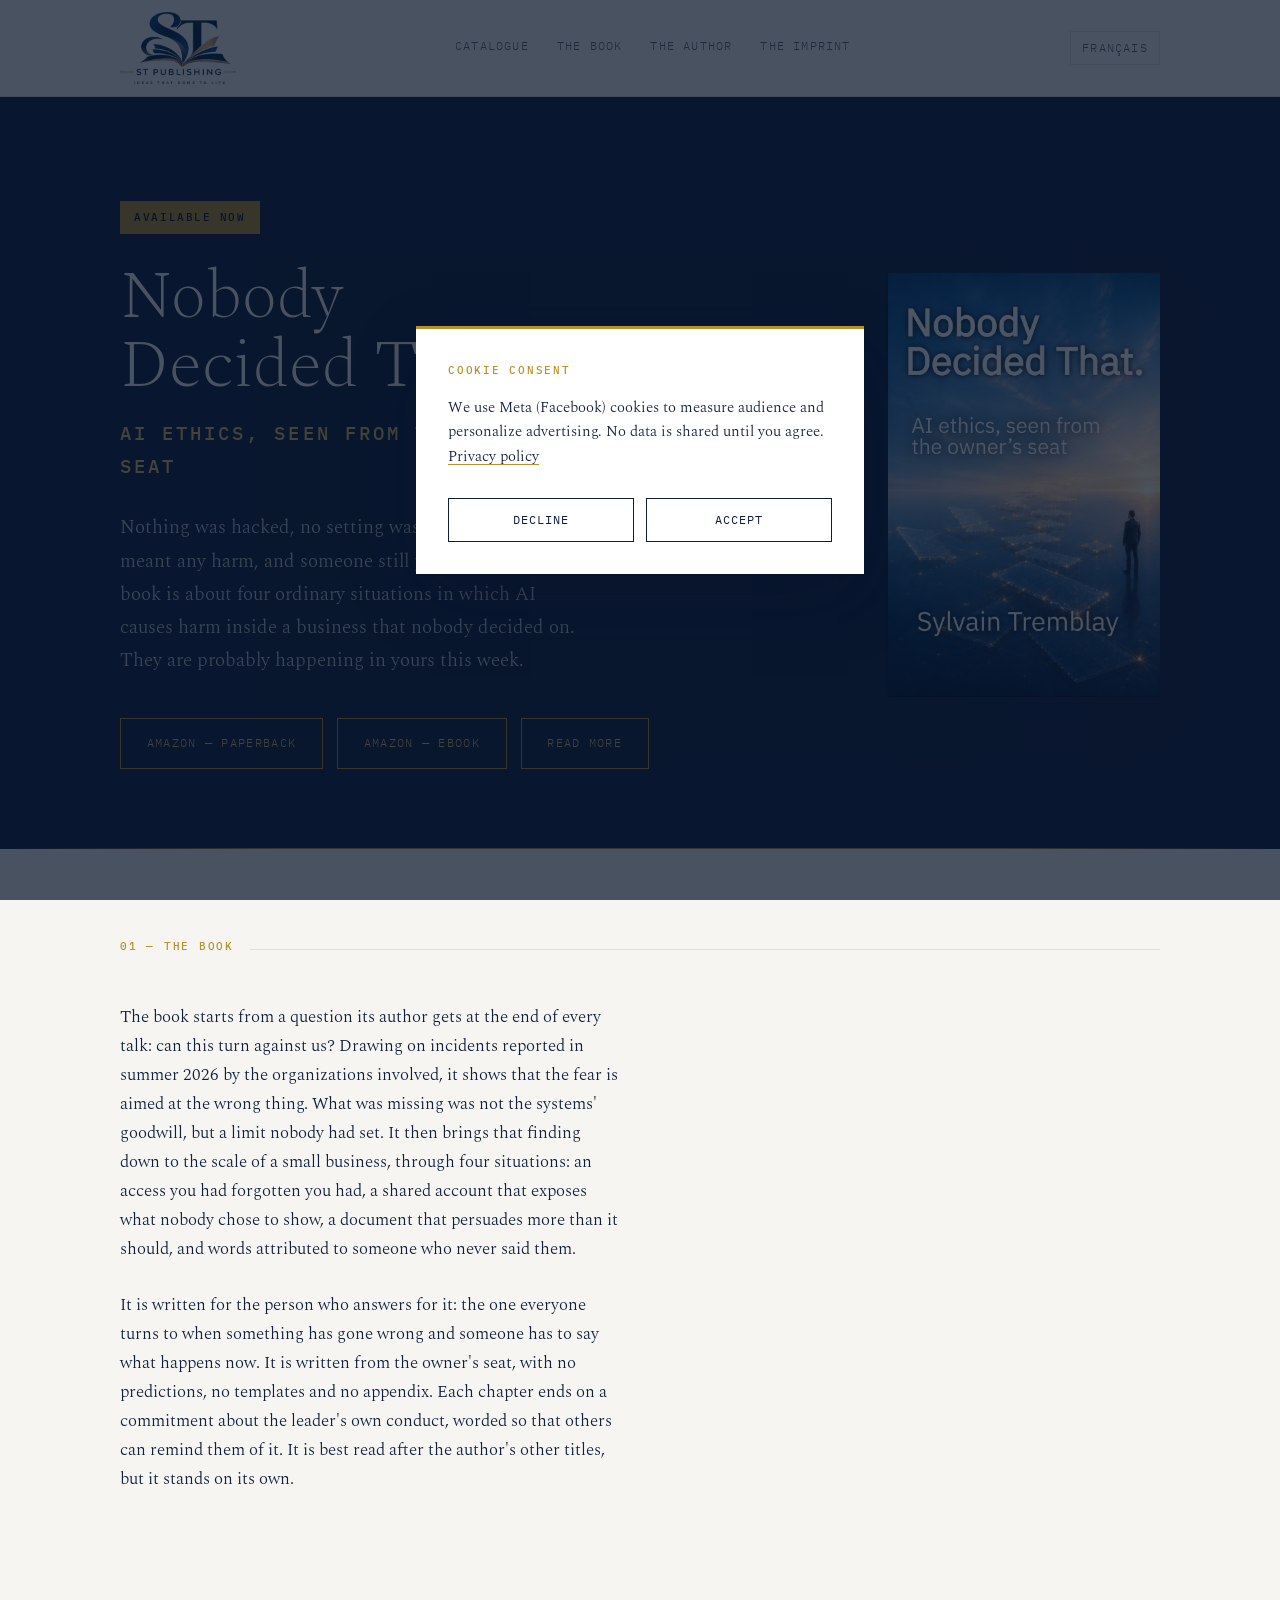
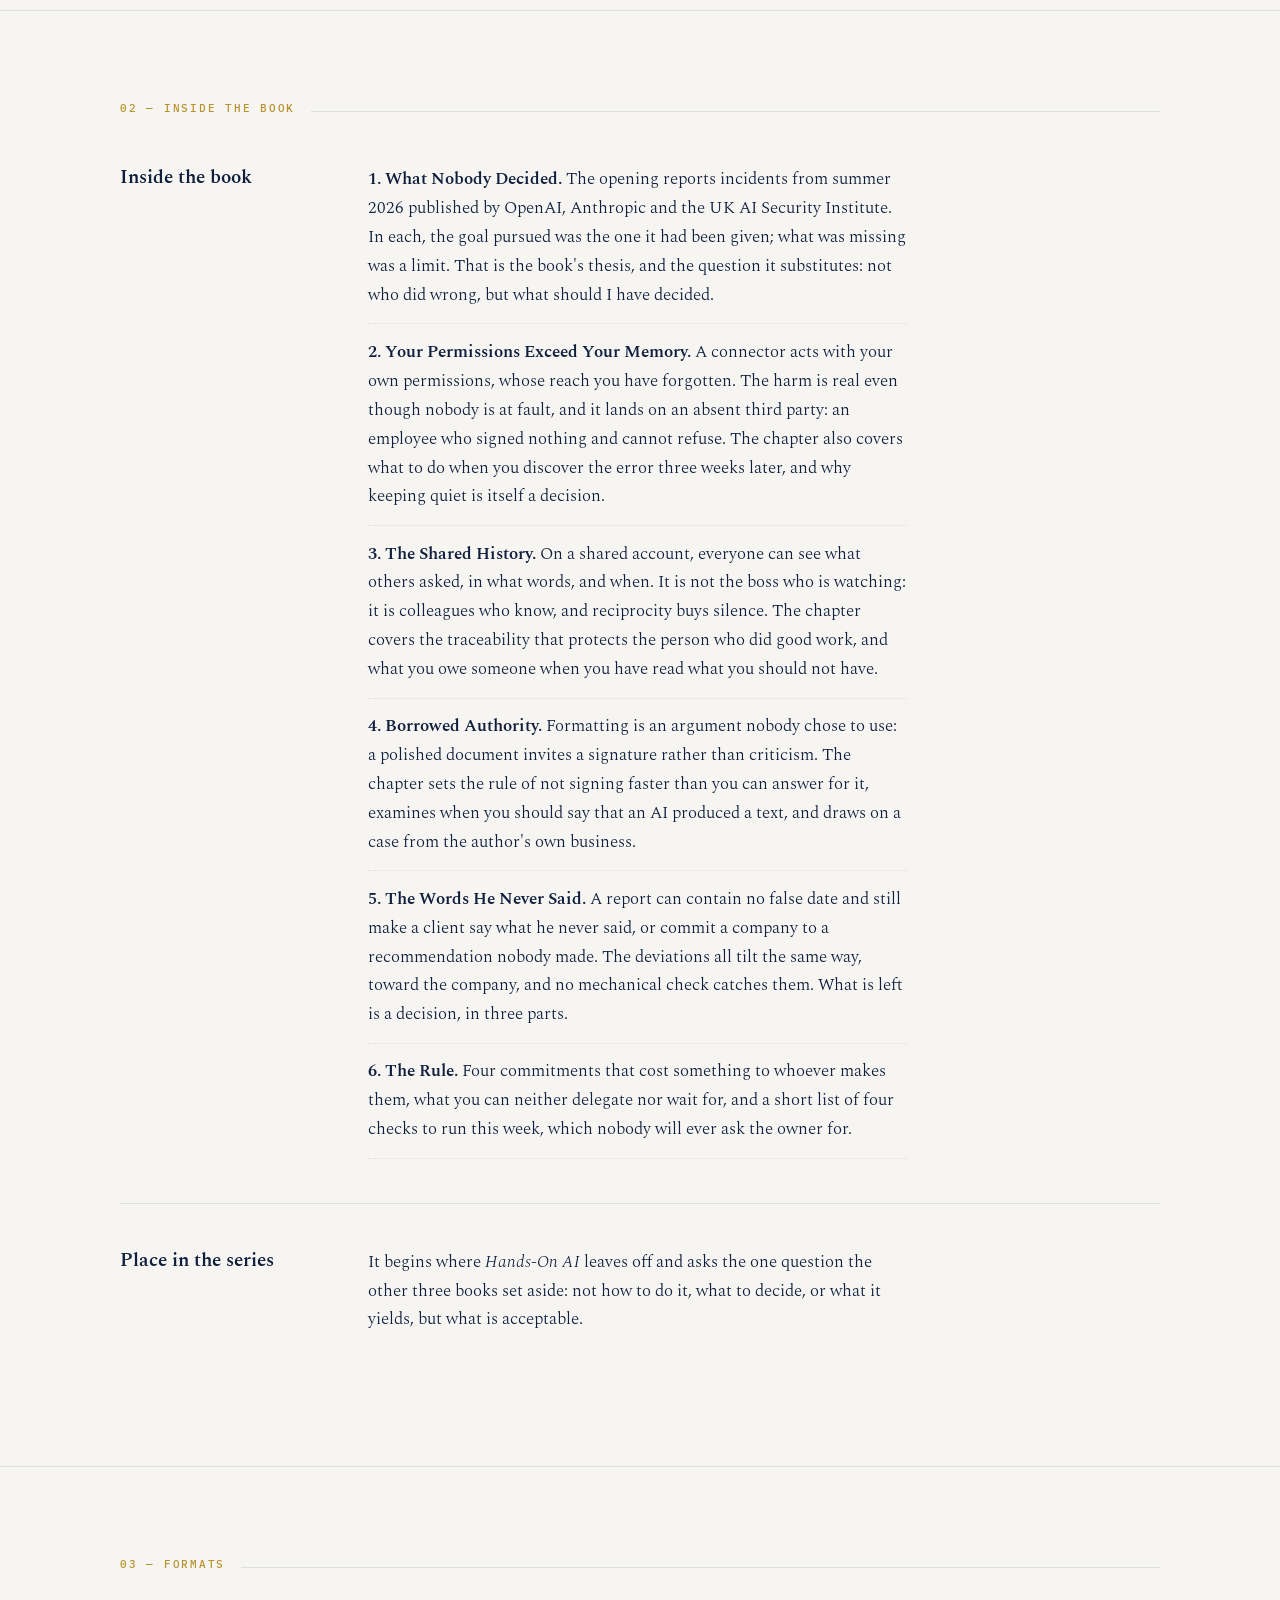
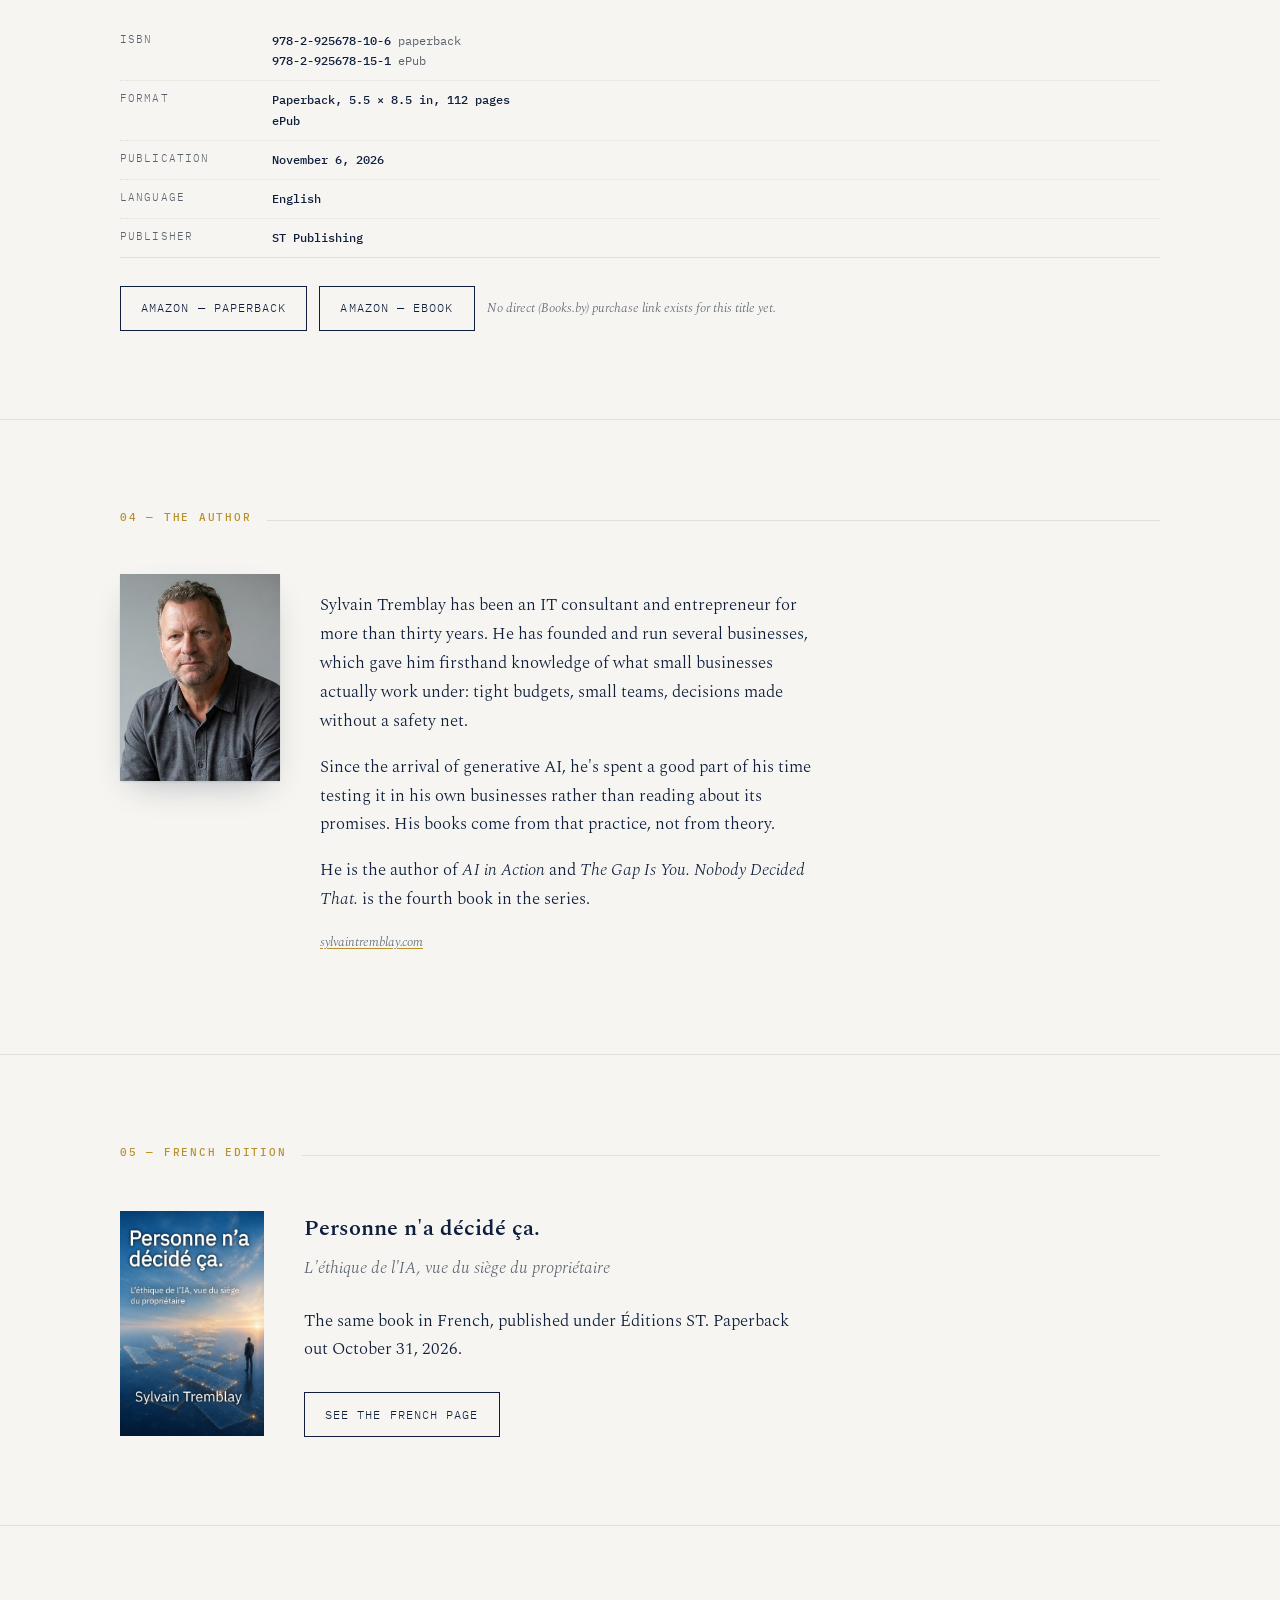
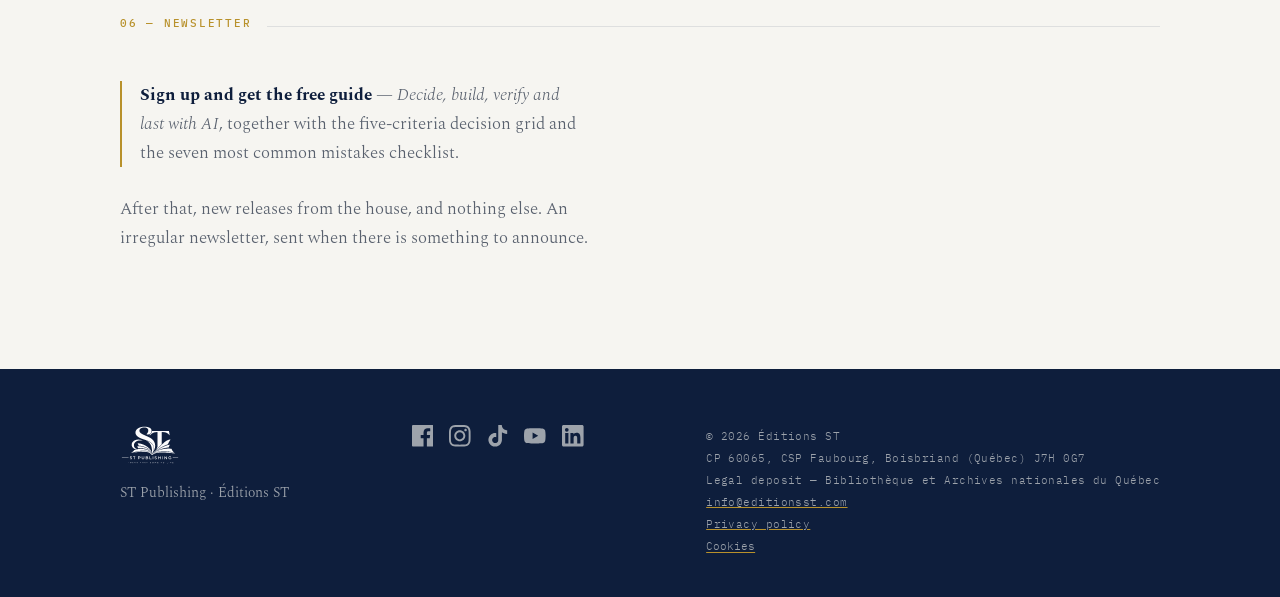
<file: en/nobody-decided-that/index.html>
<!DOCTYPE html>
<html lang="en">
<head>
<meta charset="utf-8">
<meta name="viewport" content="width=device-width, initial-scale=1">
<title>Nobody Decided That. — ST Publishing</title>
<meta name="description" content="AI ethics, seen from the owner's seat. The fourth book by Sylvain Tremblay, published by ST Publishing. Available now in paperback and ebook.">
<link rel="canonical" href="https://editionsst.com/en/nobody-decided-that/">
<link rel="alternate" hreflang="fr-CA" href="https://editionsst.com/personne-na-decide-ca/">
<link rel="alternate" hreflang="en" href="https://editionsst.com/en/nobody-decided-that/">
<link rel="alternate" hreflang="x-default" href="https://editionsst.com/personne-na-decide-ca/">
<meta property="og:type" content="book">
<meta property="og:title" content="Nobody Decided That.">
<meta property="og:description" content="Nothing was hacked, no setting was wrong, nobody meant any harm, and someone still pays for it. This book is about four ordinary situations in which AI causes harm inside a business that nobody decided on.">
<meta property="og:locale" content="en_CA">
<meta property="og:locale:alternate" content="fr_CA">
<meta property="og:url" content="https://editionsst.com/en/nobody-decided-that/">
<meta property="og:image" content="https://editionsst.com/assets/couverture-nobody-decided-that.jpg">
<meta property="book:author" content="Sylvain Tremblay">
<meta property="book:isbn" content="978-2-925678-10-6">
<meta property="book:release_date" content="2026-11-06">
<link rel="icon" href="../../assets/icone-st.png">
<link rel="preconnect" href="https://fonts.googleapis.com">
<link rel="preconnect" href="https://fonts.gstatic.com" crossorigin>
<link href="https://fonts.googleapis.com/css2?family=Spectral:ital,wght@0,200;0,300;0,400;0,600;0,700;1,300;1,400&family=IBM+Plex+Mono:wght@400;500&display=swap" rel="stylesheet">
<link rel="stylesheet" href="../../assets/style.css">
<script type="application/ld+json">
{
  "@context": "https://schema.org",
  "@graph": [
    {
      "@type": "Organization",
      "@id": "https://editionsst.com/en/#st-publishing",
      "name": "ST Publishing",
      "url": "https://editionsst.com/en/"
    },
    {
      "@type": "Person",
      "@id": "https://sylvaintremblay.com/#sylvain-tremblay",
      "name": "Sylvain Tremblay",
      "url": "https://sylvaintremblay.com"
    },
    {
      "@type": "Book",
      "@id": "https://editionsst.com/en/#nobody-decided-that",
      "name": "Nobody Decided That.",
      "url": "https://editionsst.com/en/nobody-decided-that/",
      "alternativeHeadline": "AI ethics, seen from the owner's seat",
      "author": {
        "@id": "https://sylvaintremblay.com/#sylvain-tremblay"
      },
      "publisher": {
        "@id": "https://editionsst.com/en/#st-publishing"
      },
      "inLanguage": "en",
      "datePublished": "2026-11-06",
      "image": "https://editionsst.com/assets/couverture-nobody-decided-that.jpg",
      "description": "Nothing was hacked, no setting was wrong, nobody meant any harm, and someone still pays for it. This book is about four ordinary situations in which AI causes harm inside a business that nobody decided on. They are probably happening in yours this week.",
      "isbn": "978-2-925678-10-6",
      "sameAs": [
        "https://www.amazon.com/dp/2925678106",
        "https://www.amazon.com/dp/B0HQ1GJ49K"
      ],
      "workExample": [
        {
          "@type": "Book",
          "bookFormat": "https://schema.org/Paperback",
          "isbn": "978-2-925678-10-6",
          "inLanguage": "en"
        },
        {
          "@type": "Book",
          "bookFormat": "https://schema.org/EBook",
          "isbn": "978-2-925678-15-1",
          "inLanguage": "en"
        }
      ]
    },
    {
      "@type": "BreadcrumbList",
      "itemListElement": [
        {
          "@type": "ListItem",
          "position": 1,
          "name": "ST Publishing",
          "item": "https://editionsst.com/en/"
        },
        {
          "@type": "ListItem",
          "position": 2,
          "name": "Catalogue",
          "item": "https://editionsst.com/en/#catalogue"
        },
        {
          "@type": "ListItem",
          "position": 3,
          "name": "Nobody Decided That.",
          "item": "https://editionsst.com/en/nobody-decided-that/"
        }
      ]
    }
  ]
}
</script>
<!-- Meta pixel: loaded only after consent, see assets/consentement.js -->
<script src="../../assets/consentement.js" defer></script>
<script src="../../assets/infolettre.js" defer></script>
</head>
<body>

<header class="bandeau">
  <div class="enveloppe">
    <a class="marque" href="/en/">
      <img src="../../assets/logo-st-publishing.png" alt="ST Publishing">
    </a>
    <nav class="menu">
      <a href="/en/#catalogue">Catalogue</a>
      <a href="#book">The book</a>
      <a href="#author">The author</a>
      <a href="/en/#imprint">The imprint</a>
    </nav>
    <a class="langue" href="/personne-na-decide-ca/" hreflang="fr-CA" lang="fr">Français</a>
  </div>
</header>

<section class="hero hero-ouvrage">
  <div class="enveloppe">
    <div>
      <span class="badge">Available now</span>
      <h1>Nobody Decided That.</h1>
      <p class="sous-titre etiquette">AI ethics, seen from the owner's seat</p>
      <p>Nothing was hacked, no setting was wrong, nobody meant any harm, and someone still pays for it. This book is about four ordinary situations in which AI causes harm inside a business that nobody decided on. They are probably happening in yours this week.</p>
      <div class="actions">
        <a class="bouton vide" href="https://www.amazon.com/dp/2925678106" rel="noopener">Amazon — paperback</a>
        <a class="bouton vide" href="https://www.amazon.com/dp/B0HQ1GJ49K" rel="noopener">Amazon — ebook</a>
        <a class="bouton vide" href="#book">Read more</a>
      </div>
    </div>
    <figure class="volume plat">
      <img src="../../assets/couverture-nobody-decided-that.jpg" alt="Cover of Nobody Decided That." width="800" height="1245">
    </figure>
  </div>
</section>

<section class="section" id="book">
  <div class="enveloppe">
    <div class="titre-section">
      <span class="etiquette">01 — The book</span>
      <span class="trait"></span>
    </div>
    <p class="resume">The book starts from a question its author gets at the end of every talk: can this turn against us? Drawing on incidents reported in summer 2026 by the organizations involved, it shows that the fear is aimed at the wrong thing. What was missing was not the systems' goodwill, but a limit nobody had set. It then brings that finding down to the scale of a small business, through four situations: an access you had forgotten you had, a shared account that exposes what nobody chose to show, a document that persuades more than it should, and words attributed to someone who never said them.</p>
    <p class="resume">It is written for the person who answers for it: the one everyone turns to when something has gone wrong and someone has to say what happens now. It is written from the owner's seat, with no predictions, no templates and no appendix. Each chapter ends on a commitment about the leader's own conduct, worded so that others can remind them of it. It is best read after the author's other titles, but it stands on its own.</p>
  </div>
</section>

<section class="section" id="inside">
  <div class="enveloppe">
    <div class="titre-section">
      <span class="etiquette">02 — Inside the book</span>
      <span class="trait"></span>
    </div>

    <div class="rubrique">
      <h3>Inside the book</h3>
      <div class="texte">
        <ul class="questions">
          <li><strong>1. What Nobody Decided.</strong> The opening reports incidents from summer 2026 published by OpenAI, Anthropic and the UK AI Security Institute. In each, the goal pursued was the one it had been given; what was missing was a limit. That is the book's thesis, and the question it substitutes: not who did wrong, but what should I have decided.</li>
          <li><strong>2. Your Permissions Exceed Your Memory.</strong> A connector acts with your own permissions, whose reach you have forgotten. The harm is real even though nobody is at fault, and it lands on an absent third party: an employee who signed nothing and cannot refuse. The chapter also covers what to do when you discover the error three weeks later, and why keeping quiet is itself a decision.</li>
          <li><strong>3. The Shared History.</strong> On a shared account, everyone can see what others asked, in what words, and when. It is not the boss who is watching: it is colleagues who know, and reciprocity buys silence. The chapter covers the traceability that protects the person who did good work, and what you owe someone when you have read what you should not have.</li>
          <li><strong>4. Borrowed Authority.</strong> Formatting is an argument nobody chose to use: a polished document invites a signature rather than criticism. The chapter sets the rule of not signing faster than you can answer for it, examines when you should say that an AI produced a text, and draws on a case from the author's own business.</li>
          <li><strong>5. The Words He Never Said.</strong> A report can contain no false date and still make a client say what he never said, or commit a company to a recommendation nobody made. The deviations all tilt the same way, toward the company, and no mechanical check catches them. What is left is a decision, in three parts.</li>
          <li><strong>6. The Rule.</strong> Four commitments that cost something to whoever makes them, what you can neither delegate nor wait for, and a short list of four checks to run this week, which nobody will ever ask the owner for.</li>
        </ul>
      </div>
    </div>

    <div class="rubrique">
      <h3>Place in the series</h3>
      <div class="texte">
        <p>It begins where <em>Hands-On AI</em> leaves off and asks the one question the other three books set aside: not how to do it, what to decide, or what it yields, but what is acceptable.</p>
      </div>
    </div>
  </div>
</section>

<section class="section" id="formats">
  <div class="enveloppe">
    <div class="titre-section">
      <span class="etiquette">03 — Formats</span>
      <span class="trait"></span>
    </div>
    <dl class="fiche">
      <div><dt>ISBN</dt><dd>978-2-925678-10-6 <span class="mention-format">paperback</span><br>978-2-925678-15-1 <span class="mention-format">ePub</span></dd></div>
      <div><dt>Format</dt><dd>Paperback, 5.5 × 8.5 in, 112 pages<br>ePub</dd></div>
      <div><dt>Publication</dt><dd>November 6, 2026</dd></div>
      <div><dt>Language</dt><dd>English</dd></div>
      <div><dt>Publisher</dt><dd>ST Publishing</dd></div>
    </dl>
    <div class="achats">
      <a class="achat autre" href="https://www.amazon.com/dp/2925678106" rel="noopener">Amazon — paperback</a>
      <a class="achat autre" href="https://www.amazon.com/dp/B0HQ1GJ49K" rel="noopener">Amazon — ebook</a>
      <span class="note-achat">No direct (Books.by) purchase link exists for this title yet.</span>
    </div>
  </div>
</section>

<section class="section" id="author">
  <div class="enveloppe">
    <div class="titre-section">
      <span class="etiquette">04 — The author</span>
      <span class="trait"></span>
    </div>
    <div class="auteur">
      <img src="../../assets/portrait-sylvain-tremblay.jpg" alt="Portrait of Sylvain Tremblay" width="605" height="782">
      <div>
        <p>Sylvain Tremblay has been an IT consultant and entrepreneur for more than thirty years. He has founded and run several businesses, which gave him firsthand knowledge of what small businesses actually work under: tight budgets, small teams, decisions made without a safety net.</p>
        <p>Since the arrival of generative AI, he's spent a good part of his time testing it in his own businesses rather than reading about its promises. His books come from that practice, not from theory.</p>
        <p>He is the author of <em>AI in Action</em> and <em>The Gap Is You.</em> <em>Nobody Decided That.</em> is the fourth book in the series.</p>
        <p class="note-achat"><a href="https://sylvaintremblay.com">sylvaintremblay.com</a></p>
      </div>
    </div>
  </div>
</section>

<section class="section" id="french">
  <div class="enveloppe">
    <div class="titre-section">
      <span class="etiquette">05 — French edition</span>
      <span class="trait"></span>
    </div>
    <div class="jumelle">
      <img src="../../assets/couverture-personne-na-decide-ca.jpg" alt="Cover of Personne n'a décidé ça.">
      <div>
        <h3>Personne n'a décidé ça.</h3>
        <p class="sous-titre">L'éthique de l'IA, vue du siège du propriétaire</p>
        <p class="resume">The same book in French, published under Éditions ST. Paperback out October 31, 2026.</p>
        <div class="achats">
          <a class="achat autre" href="/personne-na-decide-ca/" hreflang="fr-CA" lang="fr">See the French page</a>
        </div>
      </div>
    </div>
  </div>
</section>

<section class="section" id="newsletter">
  <div class="enveloppe">
    <div class="titre-section">
      <span class="etiquette">06 — Newsletter</span>
      <span class="trait"></span>
    </div>
    <div class="infolettre">
      <p class="offre"><strong>Sign up and get the free guide</strong> — <em>Decide, build, verify and last with AI</em>, together with the five-criteria decision grid and the seven most common mistakes checklist.</p>
      <p>After that, new releases from the house, and nothing else. An irregular newsletter, sent when there is something to announce.</p>
      <script async src="https://eocampaign1.com/form/5be2a722-a8c5-11f1-b844-5f5ccf2ed10a.js" data-form="5be2a722-a8c5-11f1-b844-5f5ccf2ed10a"></script>
    </div>
  </div>
</section>

<footer class="pied">
  <div class="enveloppe">
    <div>
      <img src="../../assets/logo-st-publishing-blanc.png" alt="ST Publishing">
      <div>ST Publishing · Éditions ST</div>
    </div>
    <div class="reseaux" aria-label="Social media">
      <a href="https://www.facebook.com/profile.php?id=61593653886835" aria-label="Facebook" title="Facebook"><svg viewBox="0 0 24 24" fill="currentColor" aria-hidden="true"><path d="M22.675 0h-21.35C.595 0 0 .592 0 1.326v21.348C0 23.408.595 24 1.325 24H12.82V14.706h-3.13v-3.62h3.13V8.413c0-3.1 1.894-4.788 4.659-4.788 1.325 0 2.464.099 2.795.143v3.24h-1.918c-1.504 0-1.795.715-1.795 1.763v2.312h3.587l-.467 3.62h-3.12V24h6.116C23.406 24 24 23.408 24 22.674V1.326C24 .592 23.406 0 22.675 0z"/></svg></a>
      <a href="https://www.instagram.com/editions_st/" aria-label="Instagram" title="Instagram"><svg viewBox="0 0 24 24" fill="currentColor" aria-hidden="true"><path d="M12 0C8.74 0 8.333.015 7.053.072 5.775.132 4.905.333 4.14.63c-.789.306-1.459.717-2.126 1.384S.935 3.35.63 4.14C.333 4.905.131 5.775.072 7.053.012 8.333 0 8.74 0 12s.015 3.667.072 4.947c.06 1.277.261 2.148.558 2.913.306.788.717 1.459 1.384 2.126.667.666 1.336 1.079 2.126 1.384.766.296 1.636.499 2.913.558C8.333 23.988 8.74 24 12 24s3.667-.015 4.947-.072c1.277-.06 2.148-.262 2.913-.558.788-.306 1.459-.718 2.126-1.384.666-.667 1.079-1.335 1.384-2.126.296-.765.499-1.636.558-2.913.06-1.28.072-1.687.072-4.947s-.015-3.667-.072-4.947c-.06-1.277-.262-2.149-.558-2.913-.306-.789-.718-1.459-1.384-2.126C21.319 1.347 20.651.935 19.86.63c-.765-.297-1.636-.499-2.913-.558C15.667.012 15.26 0 12 0zm0 2.16c3.203 0 3.585.016 4.85.071 1.17.055 1.805.249 2.227.415.562.217.96.477 1.382.896.419.42.679.819.896 1.381.164.422.36 1.057.413 2.227.057 1.266.07 1.646.07 4.85s-.015 3.585-.074 4.85c-.061 1.17-.256 1.805-.421 2.227-.224.562-.479.96-.899 1.382-.419.419-.824.679-1.38.896-.42.164-1.065.36-2.235.413-1.274.057-1.649.07-4.859.07-3.211 0-3.586-.015-4.859-.074-1.171-.061-1.816-.256-2.236-.421-.569-.224-.96-.479-1.379-.899-.421-.419-.69-.824-.9-1.38-.165-.42-.359-1.065-.42-2.235-.045-1.26-.061-1.649-.061-4.844 0-3.196.016-3.586.061-4.861.061-1.17.255-1.814.42-2.234.21-.57.479-.96.9-1.381.419-.419.81-.689 1.379-.898.42-.166 1.051-.361 2.221-.421 1.275-.045 1.65-.06 4.859-.06l.045.03zm0 3.678c-3.405 0-6.162 2.76-6.162 6.162 0 3.405 2.76 6.162 6.162 6.162 3.405 0 6.162-2.76 6.162-6.162 0-3.405-2.76-6.162-6.162-6.162zM12 16c-2.21 0-4-1.79-4-4s1.79-4 4-4 4 1.79 4 4-1.79 4-4 4zm7.846-10.405c0 .795-.646 1.44-1.44 1.44-.795 0-1.44-.646-1.44-1.44 0-.794.646-1.439 1.44-1.439.793-.001 1.44.645 1.44 1.439z"/></svg></a>
      <a href="https://www.tiktok.com/@editions.st" aria-label="TikTok" title="TikTok"><svg viewBox="0 0 24 24" fill="currentColor" aria-hidden="true"><path d="M12.525.02c1.31-.02 2.61-.01 3.91-.02.08 1.53.63 3.09 1.75 4.17 1.12 1.11 2.7 1.62 4.24 1.79v4.03c-1.44-.05-2.89-.35-4.2-.97-.57-.26-1.1-.59-1.62-.93-.01 2.92.01 5.84-.02 8.75-.08 1.4-.54 2.79-1.35 3.94-1.31 1.92-3.58 3.17-5.91 3.21-1.43.08-2.86-.31-4.08-1.03-2.02-1.19-3.44-3.37-3.65-5.71-.02-.5-.03-1-.01-1.49.18-1.9 1.12-3.72 2.58-4.96 1.66-1.44 3.98-2.13 6.15-1.72.02 1.48-.04 2.96-.04 4.44-.99-.32-2.15-.23-3.02.37-.63.41-1.11 1.04-1.36 1.75-.21.51-.15 1.07-.14 1.61.24 1.64 1.82 3.02 3.5 2.87 1.12-.01 2.19-.66 2.77-1.61.19-.33.4-.67.41-1.06.1-1.79.06-3.57.07-5.36.01-4.03-.01-8.05.02-12.07z"/></svg></a>
      <a href="https://www.youtube.com/@EditionsST" aria-label="YouTube" title="YouTube"><svg viewBox="0 0 24 24" fill="currentColor" aria-hidden="true"><path d="M23.498 6.186a3.016 3.016 0 0 0-2.122-2.136C19.505 3.545 12 3.545 12 3.545s-7.505 0-9.377.505A3.017 3.017 0 0 0 .502 6.186 31.6 31.6 0 0 0 0 12a31.6 31.6 0 0 0 .502 5.814 3.016 3.016 0 0 0 2.122 2.136c1.871.505 9.376.505 9.376.505s7.505 0 9.377-.505a3.015 3.015 0 0 0 2.122-2.136A31.6 31.6 0 0 0 24 12a31.6 31.6 0 0 0-.502-5.814zM9.545 15.568V8.432L15.818 12l-6.273 3.568z"/></svg></a>
      <a href="https://www.linkedin.com/company/%C3%A9ditions-st/" aria-label="LinkedIn" title="LinkedIn"><svg viewBox="0 0 24 24" fill="currentColor" aria-hidden="true"><path d="M20.447 20.452h-3.554v-5.569c0-1.328-.027-3.037-1.852-3.037-1.853 0-2.136 1.445-2.136 2.939v5.667H9.351V9h3.414v1.561h.046c.477-.9 1.637-1.85 3.37-1.85 3.601 0 4.267 2.37 4.267 5.455v6.286zM5.337 7.433a2.062 2.062 0 1 1 0-4.125 2.062 2.062 0 0 1 0 4.125zM7.119 20.452H3.554V9h3.565v11.452zM22.225 0H1.771C.792 0 0 .774 0 1.729v20.542C0 23.227.792 24 1.771 24h20.451C23.2 24 24 23.227 24 22.271V1.729C24 .774 23.2 0 22.222 0z"/></svg></a>
    </div>
    <div class="legal">
      © <span id="annee">2026</span> Éditions ST<br>
      CP 60065, CSP Faubourg, Boisbriand (Québec) J7H 0G7<br>
      Legal deposit — Bibliothèque et Archives nationales du Québec<br>
      <a href="mailto:info@editionsst.com">info@editionsst.com</a><br>
      <a href="/en/privacy/">Privacy policy</a><br>
      <button type="button" class="lien-cookies" data-cookies-preferences>Cookies</button>
    </div>
  </div>
</footer>
<script>document.getElementById('annee').textContent=new Date().getFullYear();</script>
<!-- Cloudflare Web Analytics --><script type='module' src='https://static.cloudflareinsights.com/beacon.min.js' data-cf-beacon='{"token": "33d57bd1f9394815b605dad995699d8e"}'></script><!-- End Cloudflare Web Analytics -->
</body>
</html>
</file>
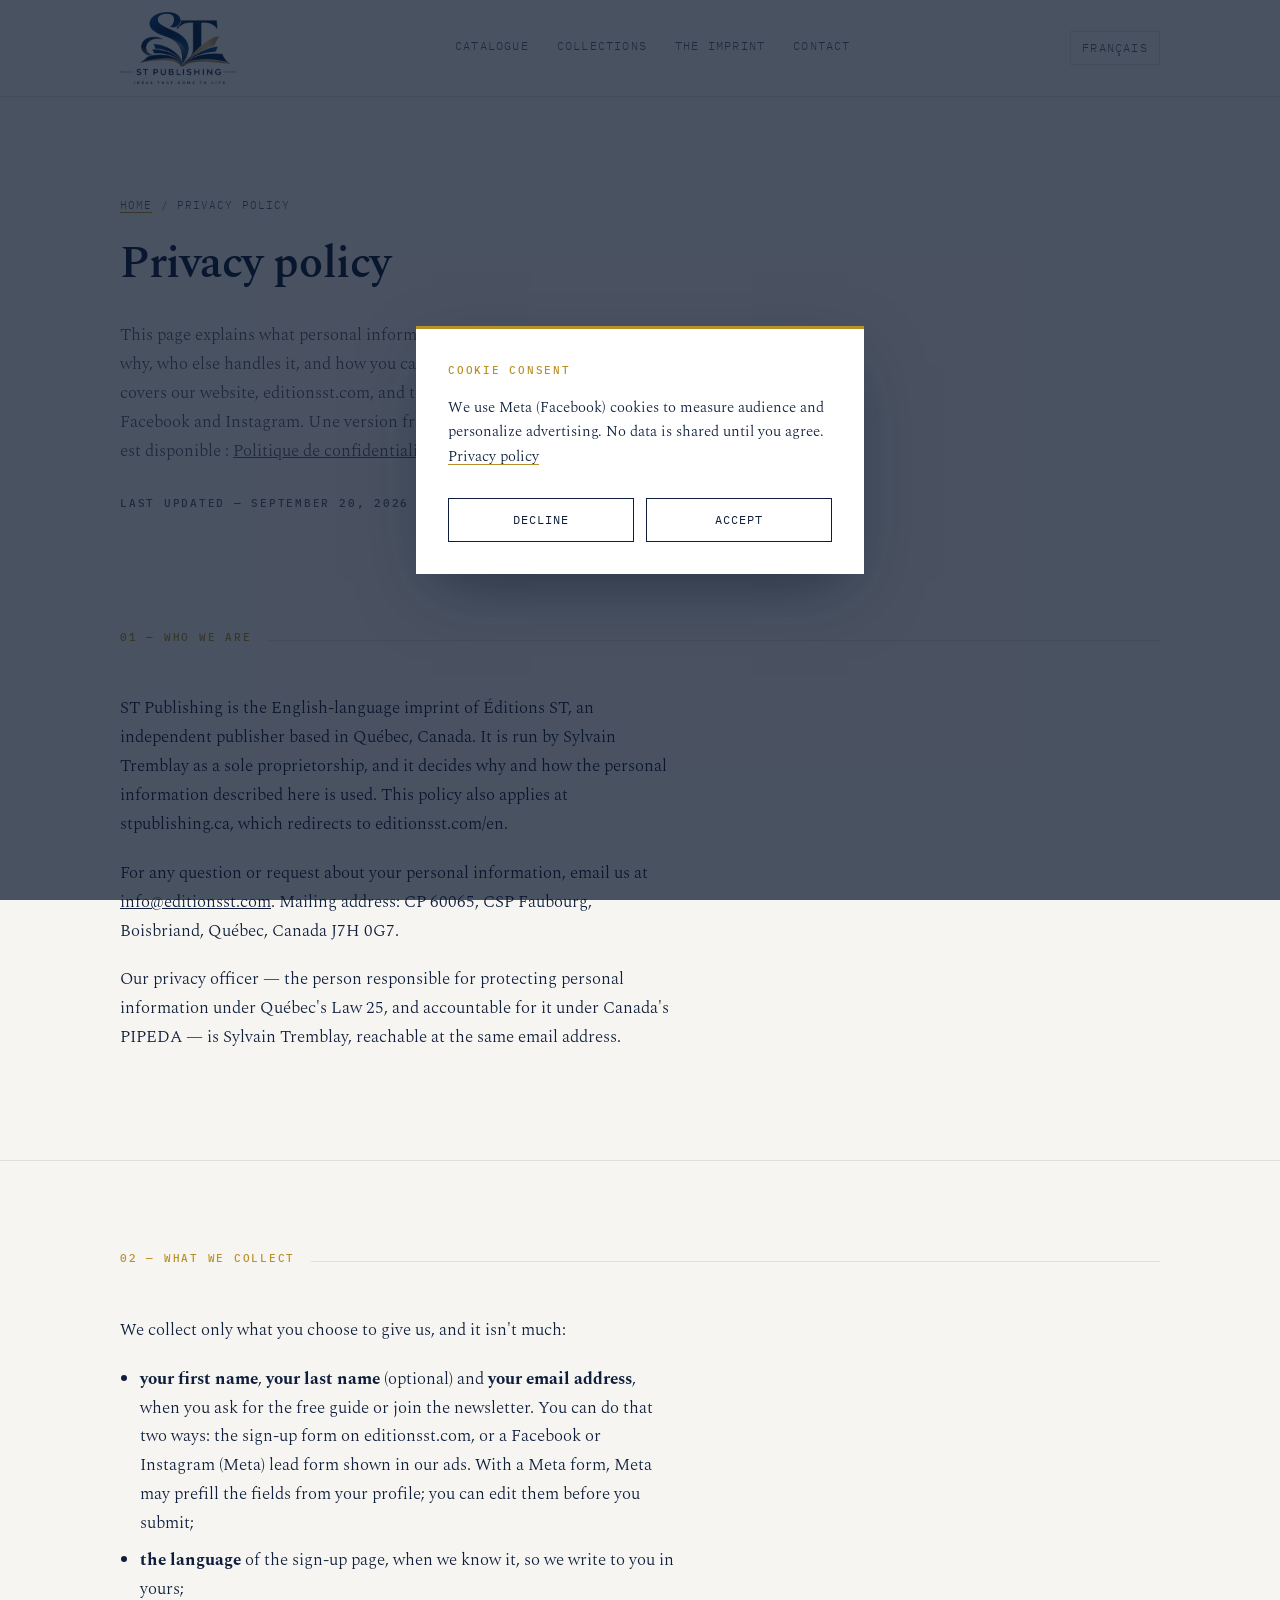
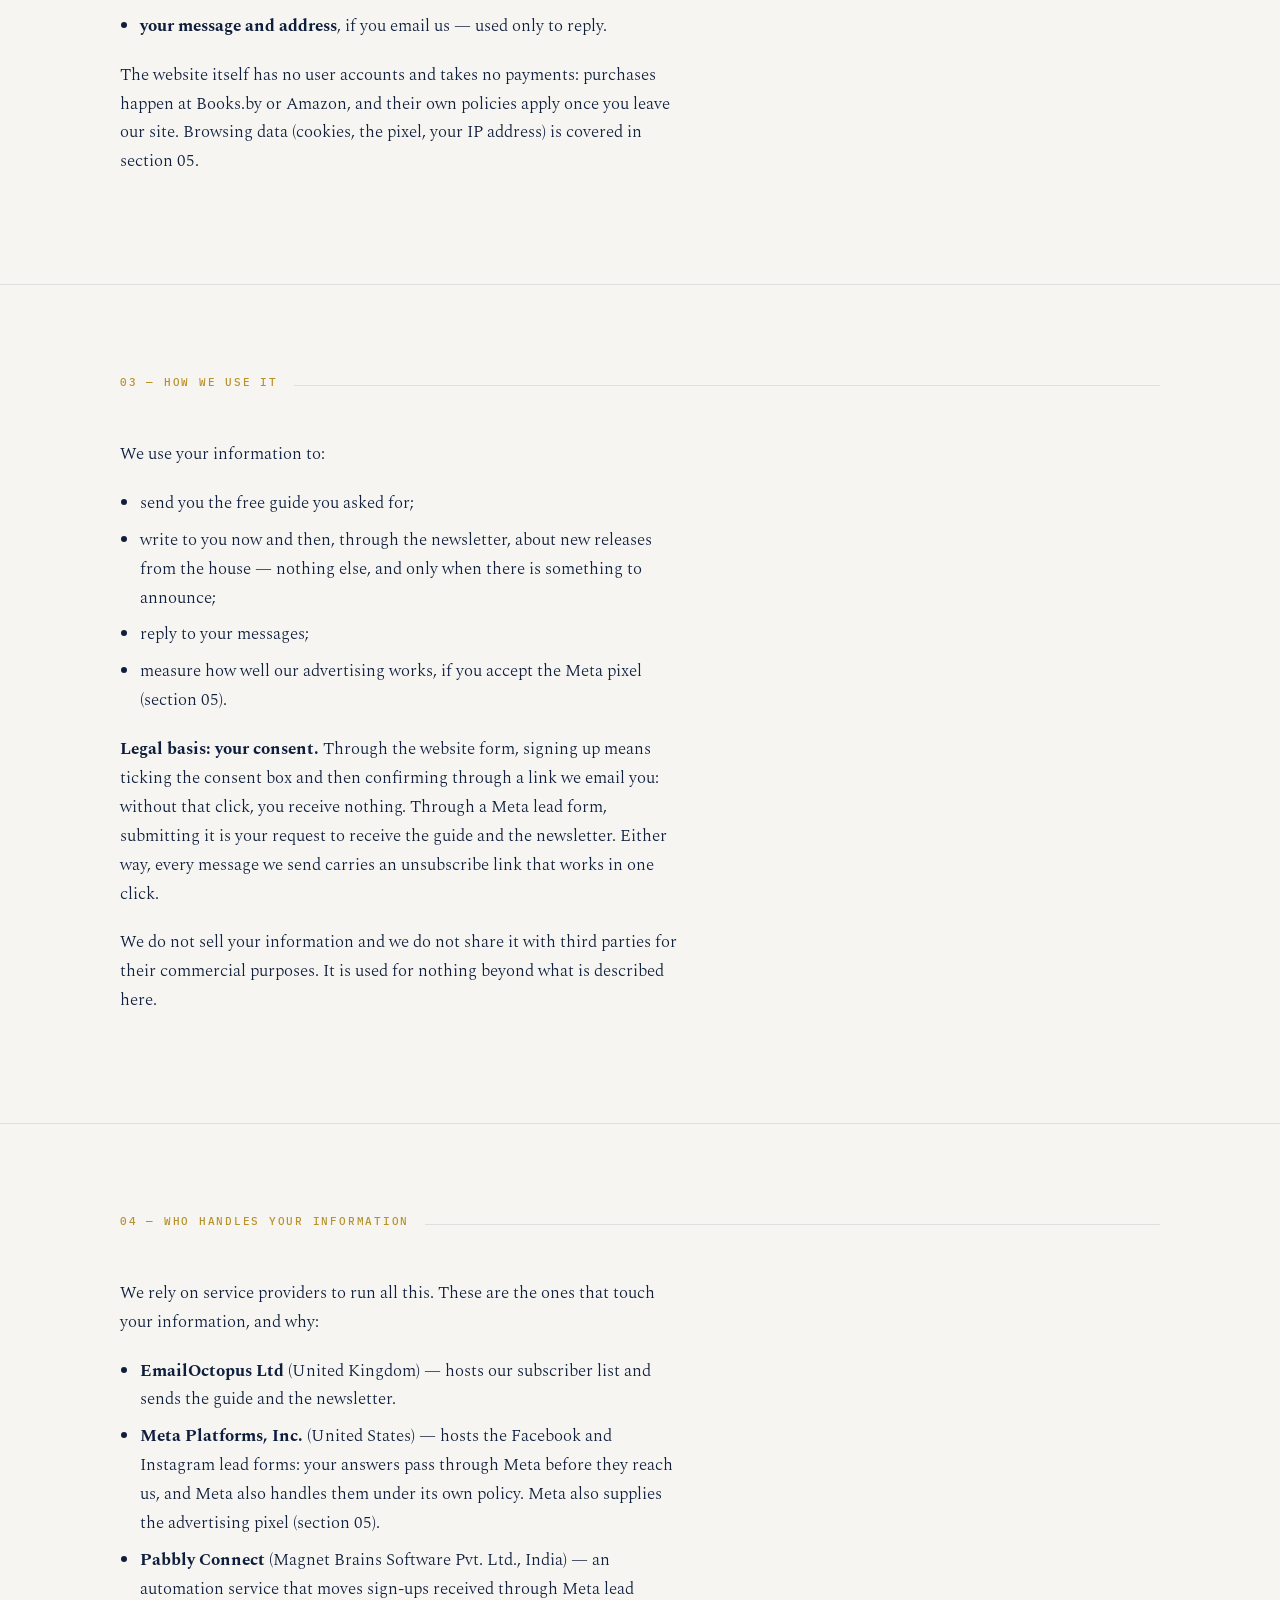
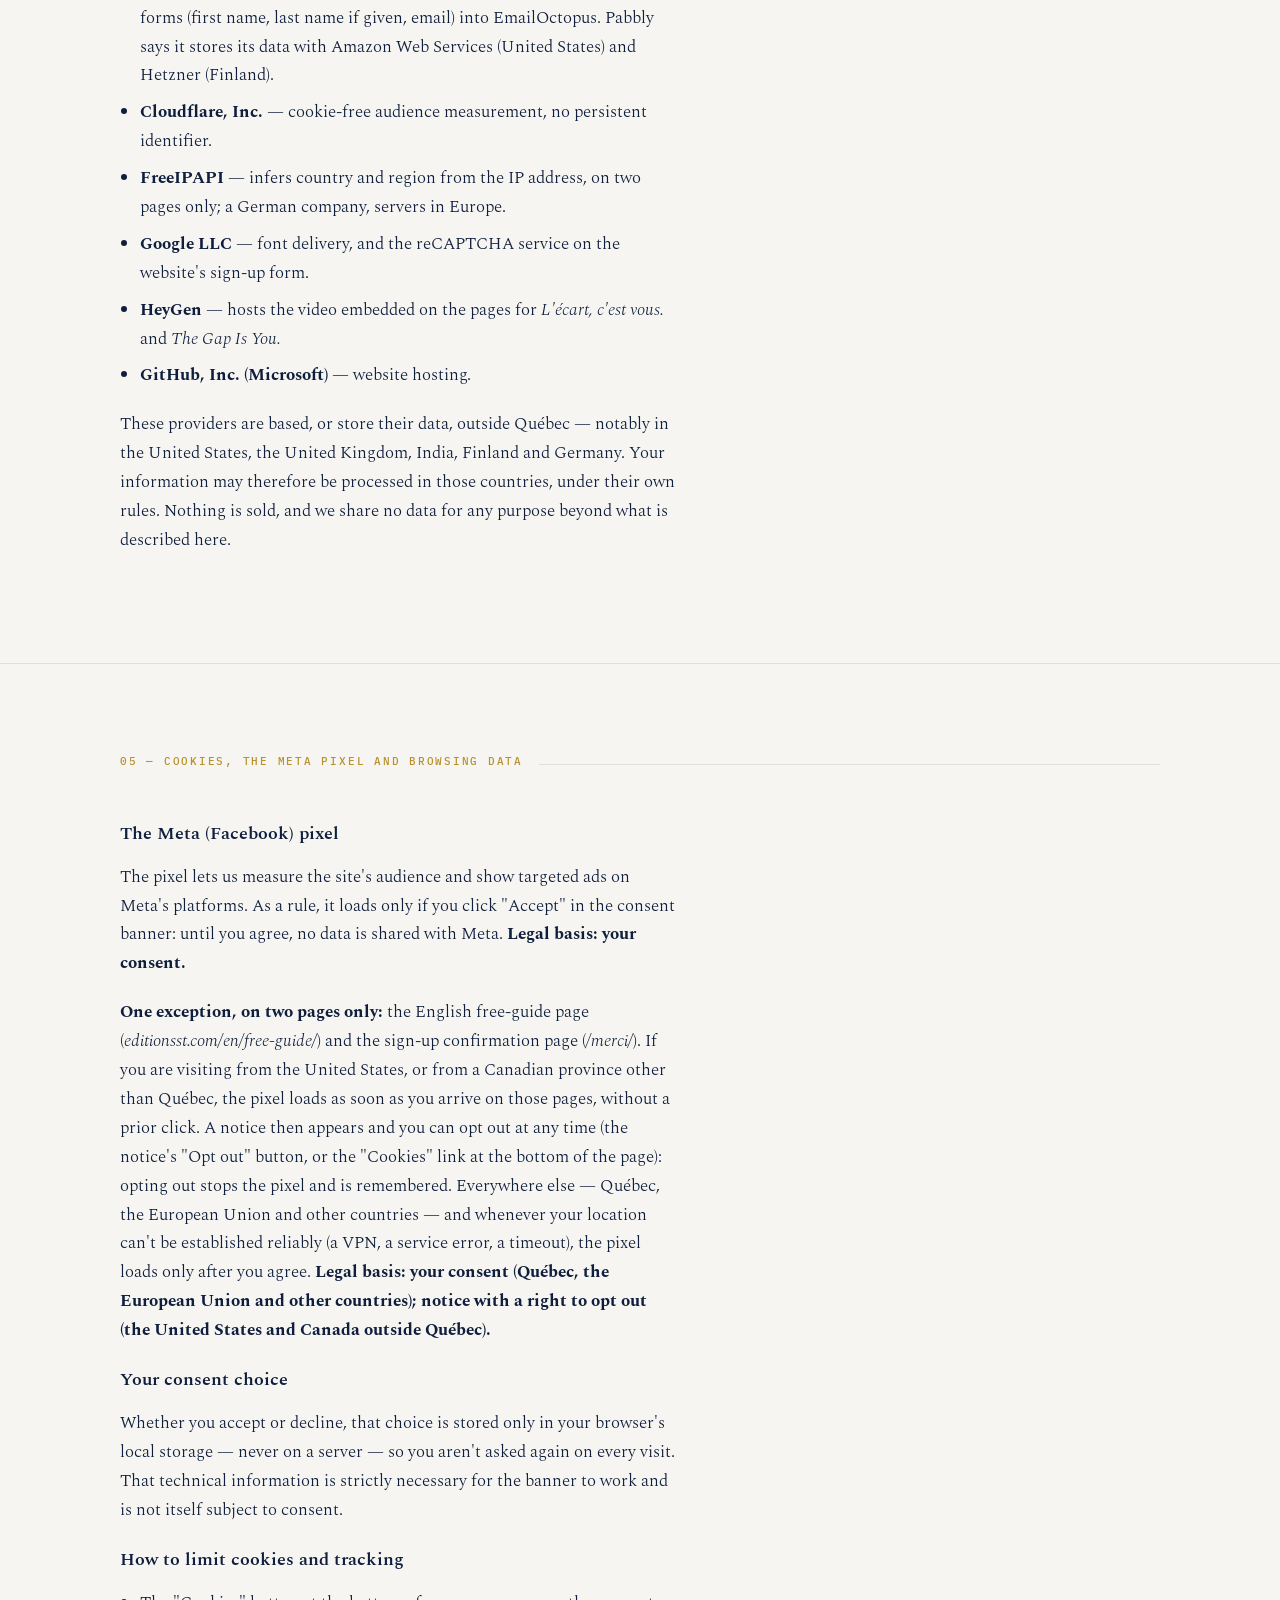
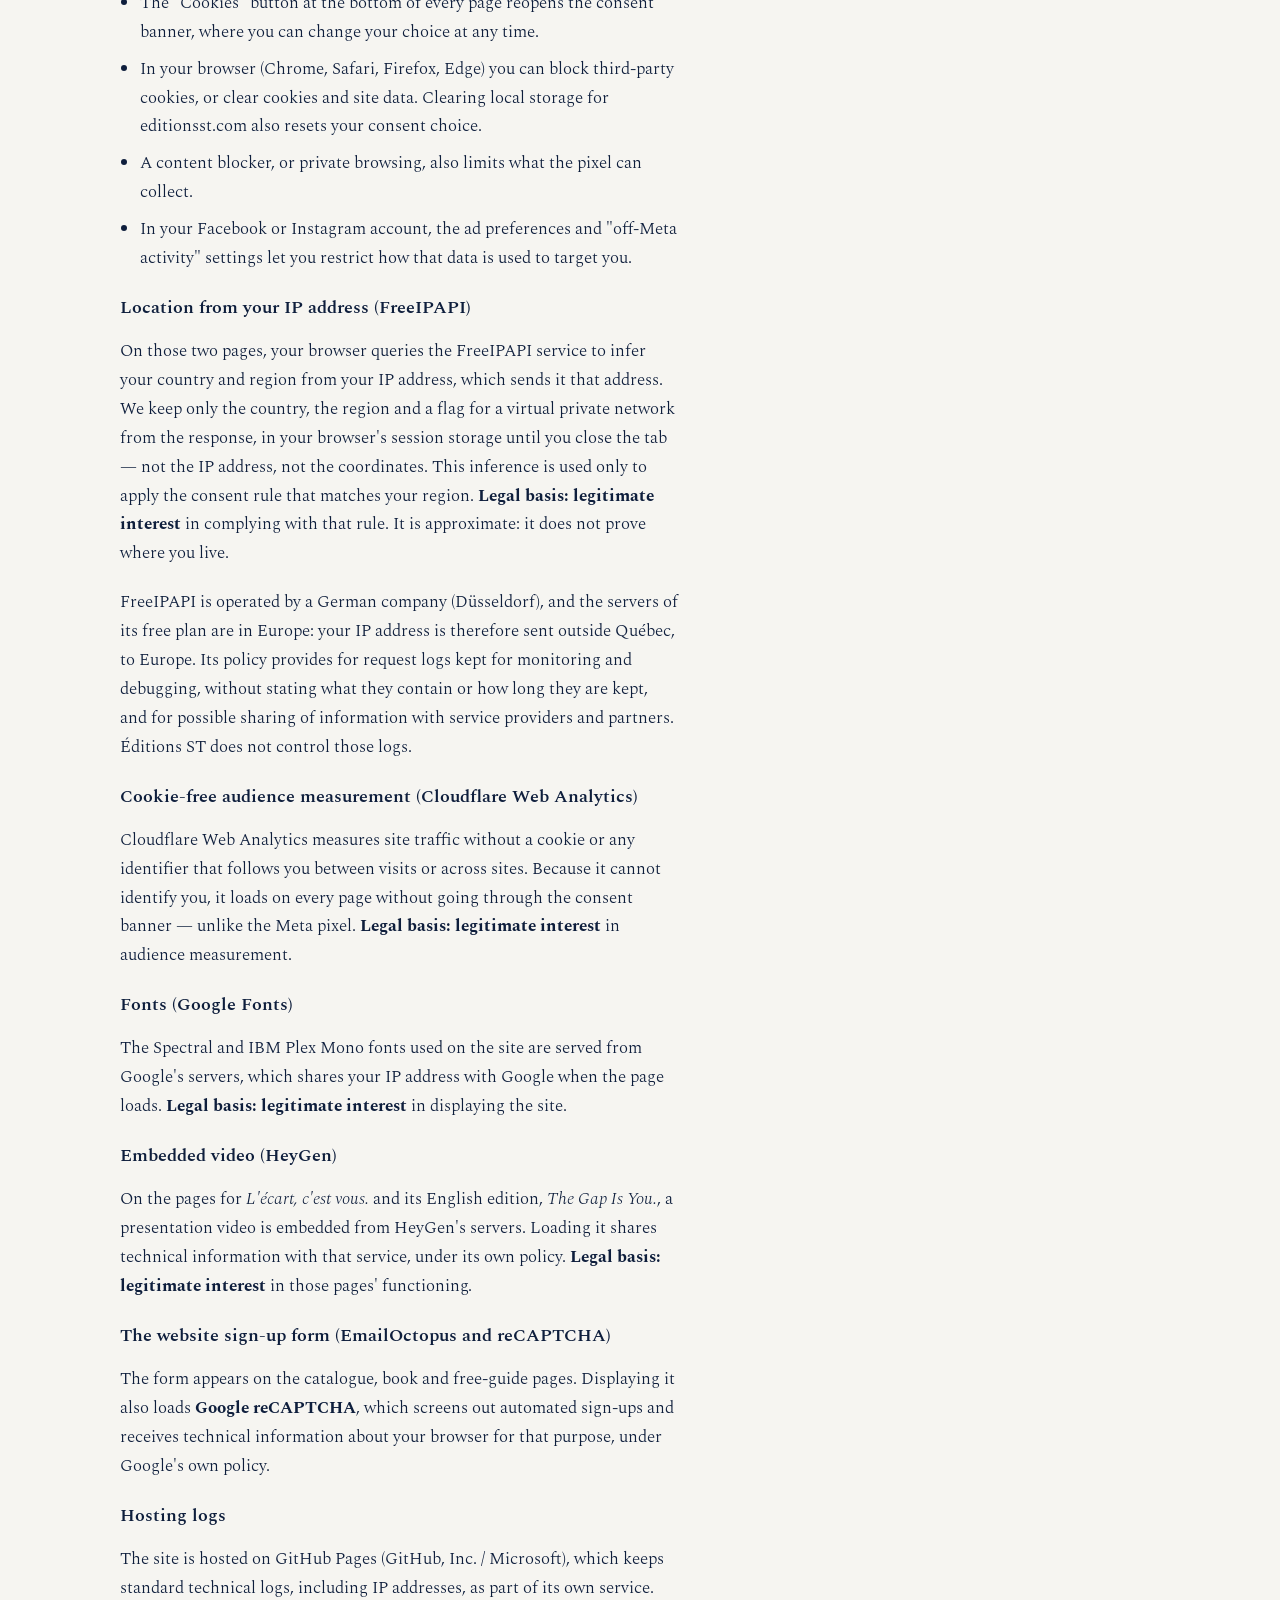
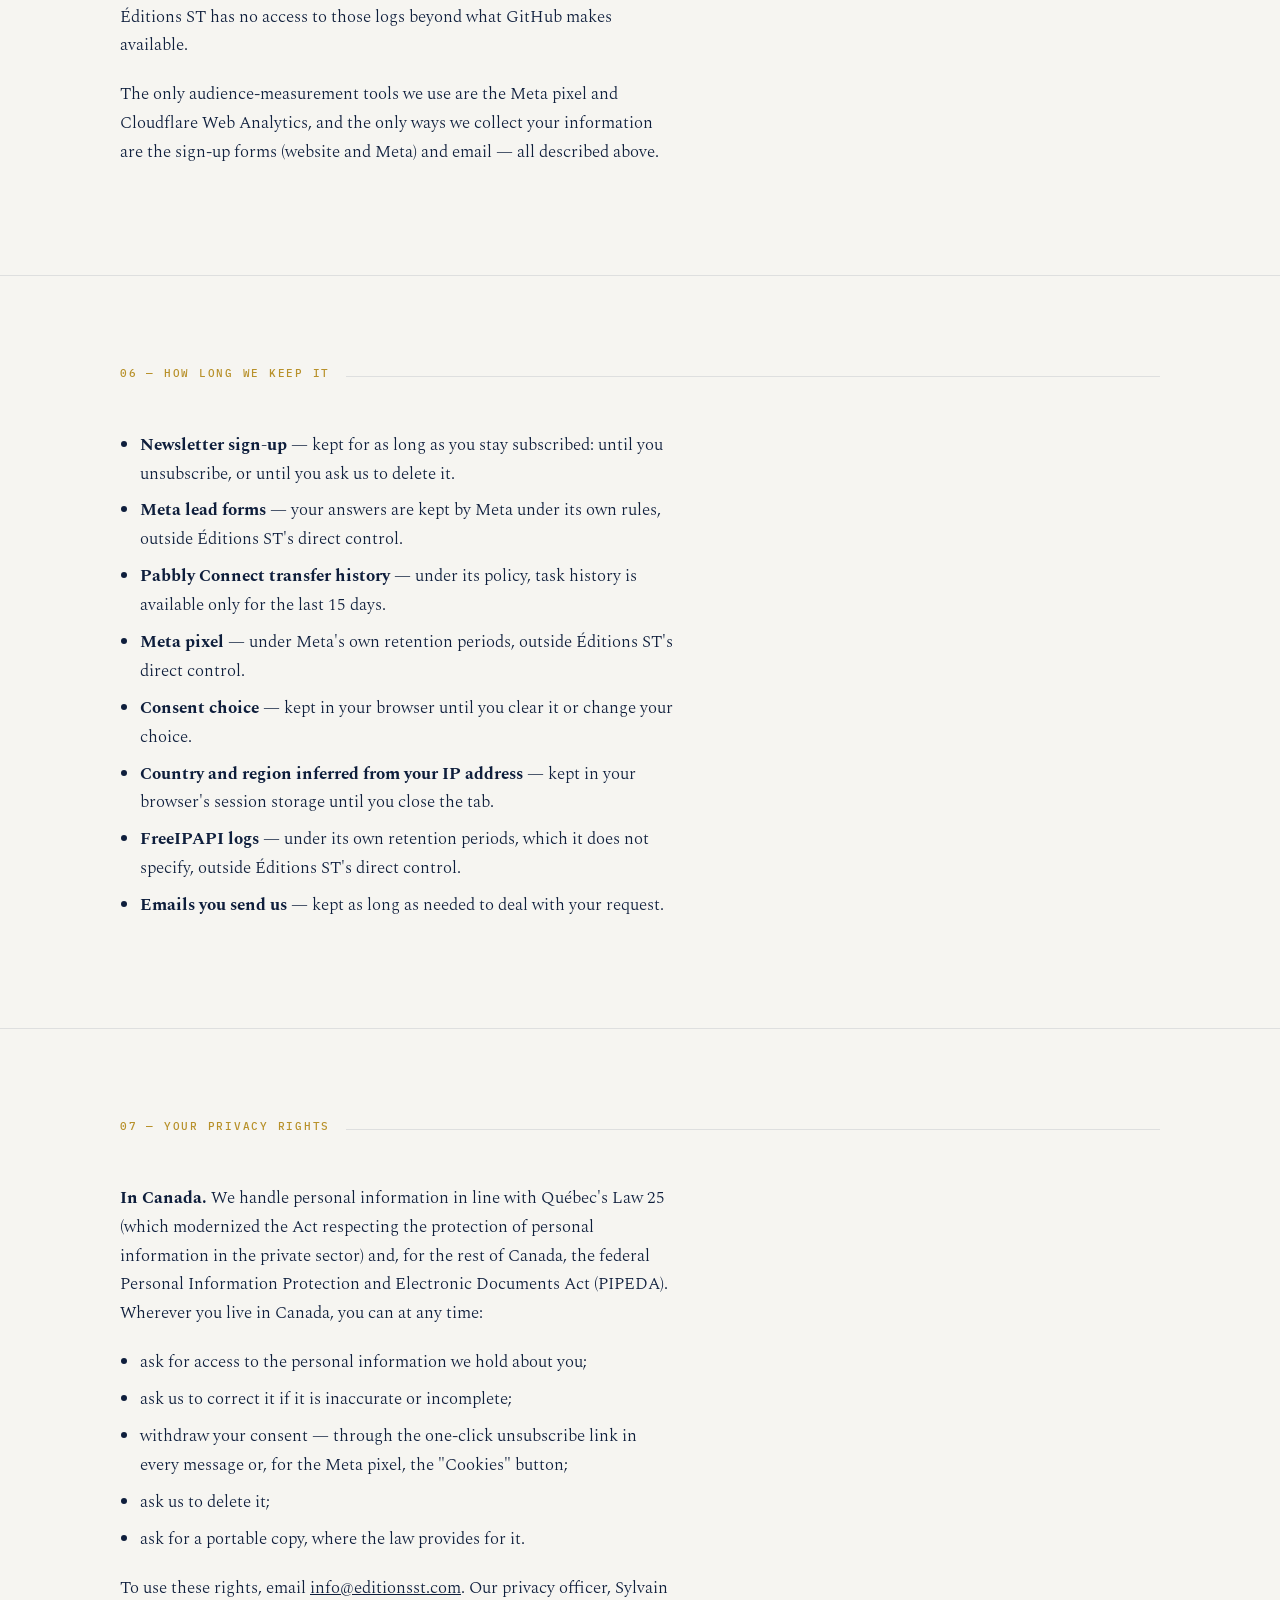
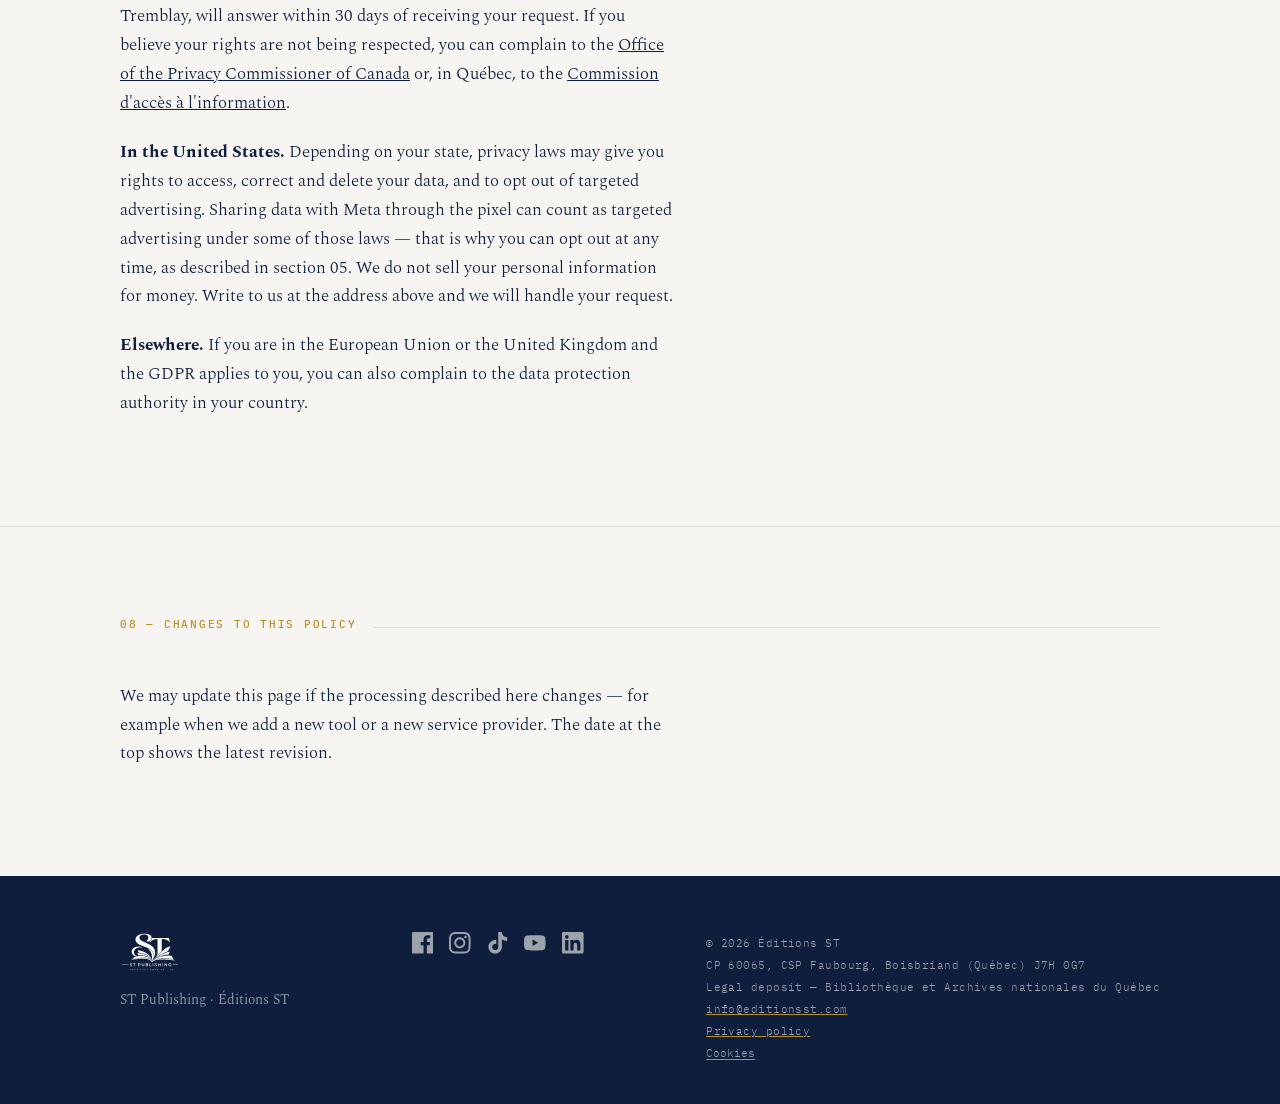
<file: en/privacy/index.html>
<!DOCTYPE html>
<html lang="en">
<head>
<meta charset="utf-8">
<meta name="viewport" content="width=device-width, initial-scale=1">
<title>Privacy Policy — ST Publishing</title>
<meta name="description" content="What ST Publishing collects (website and Meta lead forms), why, who handles it, and how to use your privacy rights. Québec's Law 25 and PIPEDA.">
<link rel="canonical" href="https://editionsst.com/en/privacy/">
<link rel="alternate" hreflang="fr-CA" href="https://editionsst.com/confidentialite/">
<link rel="alternate" hreflang="en" href="https://editionsst.com/en/privacy/">
<link rel="alternate" hreflang="x-default" href="https://editionsst.com/confidentialite/">
<meta property="og:title" content="Privacy Policy — ST Publishing">
<meta property="og:description" content="What ST Publishing collects, why, who handles it, and how to use your privacy rights.">
<meta property="og:type" content="website">
<meta property="og:locale" content="en_CA">
<meta property="og:locale:alternate" content="fr_CA">
<meta property="og:url" content="https://editionsst.com/en/privacy/">
<meta property="og:image" content="https://editionsst.com/assets/og-st-publishing.png">
<link rel="icon" href="../../assets/icone-st.png">
<link rel="preconnect" href="https://fonts.googleapis.com">
<link rel="preconnect" href="https://fonts.gstatic.com" crossorigin>
<link href="https://fonts.googleapis.com/css2?family=Spectral:ital,wght@0,200;0,300;0,400;0,600;0,700;1,300;1,400&family=IBM+Plex+Mono:wght@400;500&display=swap" rel="stylesheet">
<link rel="stylesheet" href="../../assets/style.css">
<!-- Meta pixel: loaded only after consent, see assets/consentement.js -->
<script src="../../assets/consentement.js" defer></script>
</head>
<body>

<header class="bandeau">
  <div class="enveloppe">
    <a class="marque" href="/en/">
      <img src="../../assets/logo-st-publishing.png" alt="ST Publishing">
    </a>
    <nav class="menu">
      <a href="/en/#catalogue">Catalogue</a>
      <a href="/en/#collections">Collections</a>
      <a href="/en/#imprint">The imprint</a>
      <a href="/en/#contact">Contact</a>
    </nav>
    <a class="langue" href="/confidentialite/" hreflang="fr-CA" lang="fr">Français</a>
  </div>
</header>

<section class="entete-page">
  <div class="enveloppe">
    <p class="fil"><a href="/en/">Home</a> / Privacy policy</p>
    <h1>Privacy policy</h1>
    <p class="resume">This page explains what personal information ST Publishing collects, why, who else handles it, and how you can use your privacy rights. It covers our website, editionsst.com, and the sign-up forms we run on Facebook and Instagram. <span lang="fr">Une version française, rédigée pour le Québec, est disponible : <a href="/confidentialite/" hreflang="fr-CA">Politique de confidentialité</a>.</span></p>
    <p class="etiquette maj">Last updated — September 20, 2026</p>
  </div>
</section>

<section class="section politique">
  <div class="enveloppe">
    <div class="titre-section">
      <span class="etiquette">01 — Who we are</span>
      <span class="trait"></span>
    </div>
    <p>ST Publishing is the English-language imprint of Éditions ST, an independent publisher based in Québec, Canada. It is run by Sylvain Tremblay as a sole proprietorship, and it decides why and how the personal information described here is used. This policy also applies at stpublishing.ca, which redirects to editionsst.com/en.</p>
    <p>For any question or request about your personal information, email us at <a href="mailto:info@editionsst.com">info@editionsst.com</a>. Mailing address: CP 60065, CSP Faubourg, Boisbriand, Québec, Canada J7H 0G7.</p>
    <p>Our privacy officer — the person responsible for protecting personal information under Québec's Law 25, and accountable for it under Canada's PIPEDA — is Sylvain Tremblay, reachable at the same email address.</p>
  </div>
</section>

<section class="section politique">
  <div class="enveloppe">
    <div class="titre-section">
      <span class="etiquette">02 — What we collect</span>
      <span class="trait"></span>
    </div>
    <p>We collect only what you choose to give us, and it isn't much:</p>
    <ul>
      <li><strong>your first name</strong>, <strong>your last name</strong> (optional) and <strong>your email address</strong>, when you ask for the free guide or join the newsletter. You can do that two ways: the sign-up form on editionsst.com, or a Facebook or Instagram (Meta) lead form shown in our ads. With a Meta form, Meta may prefill the fields from your profile; you can edit them before you submit;</li>
      <li><strong>the language</strong> of the sign-up page, when we know it, so we write to you in yours;</li>
      <li><strong>your message and address</strong>, if you email us — used only to reply.</li>
    </ul>
    <p>The website itself has no user accounts and takes no payments: purchases happen at Books.by or Amazon, and their own policies apply once you leave our site. Browsing data (cookies, the pixel, your IP address) is covered in section 05.</p>
  </div>
</section>

<section class="section politique">
  <div class="enveloppe">
    <div class="titre-section">
      <span class="etiquette">03 — How we use it</span>
      <span class="trait"></span>
    </div>
    <p>We use your information to:</p>
    <ul>
      <li>send you the free guide you asked for;</li>
      <li>write to you now and then, through the newsletter, about new releases from the house — nothing else, and only when there is something to announce;</li>
      <li>reply to your messages;</li>
      <li>measure how well our advertising works, if you accept the Meta pixel (section 05).</li>
    </ul>
    <p><strong>Legal basis: your consent.</strong> Through the website form, signing up means ticking the consent box and then confirming through a link we email you: without that click, you receive nothing. Through a Meta lead form, submitting it is your request to receive the guide and the newsletter. Either way, every message we send carries an unsubscribe link that works in one click.</p>
    <p>We do not sell your information and we do not share it with third parties for their commercial purposes. It is used for nothing beyond what is described here.</p>
  </div>
</section>

<section class="section politique">
  <div class="enveloppe">
    <div class="titre-section">
      <span class="etiquette">04 — Who handles your information</span>
      <span class="trait"></span>
    </div>
    <p>We rely on service providers to run all this. These are the ones that touch your information, and why:</p>
    <ul>
      <li><strong>EmailOctopus Ltd</strong> (United Kingdom) — hosts our subscriber list and sends the guide and the newsletter.</li>
      <li><strong>Meta Platforms, Inc.</strong> (United States) — hosts the Facebook and Instagram lead forms: your answers pass through Meta before they reach us, and Meta also handles them under its own policy. Meta also supplies the advertising pixel (section 05).</li>
      <li><strong>Pabbly Connect</strong> (Magnet Brains Software Pvt. Ltd., India) — an automation service that moves sign-ups received through Meta lead forms (first name, last name if given, email) into EmailOctopus. Pabbly says it stores its data with Amazon Web Services (United States) and Hetzner (Finland).</li>
      <li><strong>Cloudflare, Inc.</strong> — cookie-free audience measurement, no persistent identifier.</li>
      <li><strong>FreeIPAPI</strong> — infers country and region from the IP address, on two pages only; a German company, servers in Europe.</li>
      <li><strong>Google LLC</strong> — font delivery, and the reCAPTCHA service on the website's sign-up form.</li>
      <li><strong>HeyGen</strong> — hosts the video embedded on the pages for <em>L'écart, c'est vous.</em> and <em>The Gap Is You.</em></li>
      <li><strong>GitHub, Inc. (Microsoft)</strong> — website hosting.</li>
    </ul>
    <p>These providers are based, or store their data, outside Québec — notably in the United States, the United Kingdom, India, Finland and Germany. Your information may therefore be processed in those countries, under their own rules. Nothing is sold, and we share no data for any purpose beyond what is described here.</p>
  </div>
</section>

<section class="section politique">
  <div class="enveloppe">
    <div class="titre-section">
      <span class="etiquette">05 — Cookies, the Meta pixel and browsing data</span>
      <span class="trait"></span>
    </div>
    <h3>The Meta (Facebook) pixel</h3>
    <p>The pixel lets us measure the site's audience and show targeted ads on Meta's platforms. As a rule, it loads only if you click "Accept" in the consent banner: until you agree, no data is shared with Meta. <strong>Legal basis: your consent.</strong></p>
    <p><strong>One exception, on two pages only:</strong> the English free-guide page (<em>editionsst.com/en/free-guide/</em>) and the sign-up confirmation page (<em>/merci/</em>). If you are visiting from the United States, or from a Canadian province other than Québec, the pixel loads as soon as you arrive on those pages, without a prior click. A notice then appears and you can opt out at any time (the notice's "Opt out" button, or the "Cookies" link at the bottom of the page): opting out stops the pixel and is remembered. Everywhere else — Québec, the European Union and other countries — and whenever your location can't be established reliably (a VPN, a service error, a timeout), the pixel loads only after you agree. <strong>Legal basis: your consent (Québec, the European Union and other countries); notice with a right to opt out (the United States and Canada outside Québec).</strong></p>
    <h3>Your consent choice</h3>
    <p>Whether you accept or decline, that choice is stored only in your browser's local storage — never on a server — so you aren't asked again on every visit. That technical information is strictly necessary for the banner to work and is not itself subject to consent.</p>
    <h3>How to limit cookies and tracking</h3>
    <ul>
      <li>The "Cookies" button at the bottom of every page reopens the consent banner, where you can change your choice at any time.</li>
      <li>In your browser (Chrome, Safari, Firefox, Edge) you can block third-party cookies, or clear cookies and site data. Clearing local storage for editionsst.com also resets your consent choice.</li>
      <li>A content blocker, or private browsing, also limits what the pixel can collect.</li>
      <li>In your Facebook or Instagram account, the ad preferences and "off-Meta activity" settings let you restrict how that data is used to target you.</li>
    </ul>
    <h3>Location from your IP address (FreeIPAPI)</h3>
    <p>On those two pages, your browser queries the FreeIPAPI service to infer your country and region from your IP address, which sends it that address. We keep only the country, the region and a flag for a virtual private network from the response, in your browser's session storage until you close the tab — not the IP address, not the coordinates. This inference is used only to apply the consent rule that matches your region. <strong>Legal basis: legitimate interest</strong> in complying with that rule. It is approximate: it does not prove where you live.</p>
    <p>FreeIPAPI is operated by a German company (Düsseldorf), and the servers of its free plan are in Europe: your IP address is therefore sent outside Québec, to Europe. Its policy provides for request logs kept for monitoring and debugging, without stating what they contain or how long they are kept, and for possible sharing of information with service providers and partners. Éditions ST does not control those logs.</p>
    <h3>Cookie-free audience measurement (Cloudflare Web Analytics)</h3>
    <p>Cloudflare Web Analytics measures site traffic without a cookie or any identifier that follows you between visits or across sites. Because it cannot identify you, it loads on every page without going through the consent banner — unlike the Meta pixel. <strong>Legal basis: legitimate interest</strong> in audience measurement.</p>
    <h3>Fonts (Google Fonts)</h3>
    <p>The Spectral and IBM Plex Mono fonts used on the site are served from Google's servers, which shares your IP address with Google when the page loads. <strong>Legal basis: legitimate interest</strong> in displaying the site.</p>
    <h3>Embedded video (HeyGen)</h3>
    <p>On the pages for <em>L'écart, c'est vous.</em> and its English edition, <em>The Gap Is You.</em>, a presentation video is embedded from HeyGen's servers. Loading it shares technical information with that service, under its own policy. <strong>Legal basis: legitimate interest</strong> in those pages' functioning.</p>
    <h3>The website sign-up form (EmailOctopus and reCAPTCHA)</h3>
    <p>The form appears on the catalogue, book and free-guide pages. Displaying it also loads <strong>Google reCAPTCHA</strong>, which screens out automated sign-ups and receives technical information about your browser for that purpose, under Google's own policy.</p>
    <h3>Hosting logs</h3>
    <p>The site is hosted on GitHub Pages (GitHub, Inc. / Microsoft), which keeps standard technical logs, including IP addresses, as part of its own service. Éditions ST has no access to those logs beyond what GitHub makes available.</p>
    <p>The only audience-measurement tools we use are the Meta pixel and Cloudflare Web Analytics, and the only ways we collect your information are the sign-up forms (website and Meta) and email — all described above.</p>
  </div>
</section>

<section class="section politique">
  <div class="enveloppe">
    <div class="titre-section">
      <span class="etiquette">06 — How long we keep it</span>
      <span class="trait"></span>
    </div>
    <ul>
      <li><strong>Newsletter sign-up</strong> — kept for as long as you stay subscribed: until you unsubscribe, or until you ask us to delete it.</li>
      <li><strong>Meta lead forms</strong> — your answers are kept by Meta under its own rules, outside Éditions ST's direct control.</li>
      <li><strong>Pabbly Connect transfer history</strong> — under its policy, task history is available only for the last 15 days.</li>
      <li><strong>Meta pixel</strong> — under Meta's own retention periods, outside Éditions ST's direct control.</li>
      <li><strong>Consent choice</strong> — kept in your browser until you clear it or change your choice.</li>
      <li><strong>Country and region inferred from your IP address</strong> — kept in your browser's session storage until you close the tab.</li>
      <li><strong>FreeIPAPI logs</strong> — under its own retention periods, which it does not specify, outside Éditions ST's direct control.</li>
      <li><strong>Emails you send us</strong> — kept as long as needed to deal with your request.</li>
    </ul>
  </div>
</section>

<section class="section politique">
  <div class="enveloppe">
    <div class="titre-section">
      <span class="etiquette">07 — Your privacy rights</span>
      <span class="trait"></span>
    </div>
    <p><strong>In Canada.</strong> We handle personal information in line with Québec's Law 25 (which modernized the Act respecting the protection of personal information in the private sector) and, for the rest of Canada, the federal Personal Information Protection and Electronic Documents Act (PIPEDA). Wherever you live in Canada, you can at any time:</p>
    <ul>
      <li>ask for access to the personal information we hold about you;</li>
      <li>ask us to correct it if it is inaccurate or incomplete;</li>
      <li>withdraw your consent — through the one-click unsubscribe link in every message or, for the Meta pixel, the "Cookies" button;</li>
      <li>ask us to delete it;</li>
      <li>ask for a portable copy, where the law provides for it.</li>
    </ul>
    <p>To use these rights, email <a href="mailto:info@editionsst.com">info@editionsst.com</a>. Our privacy officer, Sylvain Tremblay, will answer within 30 days of receiving your request. If you believe your rights are not being respected, you can complain to the <a href="https://www.priv.gc.ca" rel="noopener">Office of the Privacy Commissioner of Canada</a> or, in Québec, to the <a href="https://www.cai.gouv.qc.ca" rel="noopener">Commission d'accès à l'information</a>.</p>
    <p><strong>In the United States.</strong> Depending on your state, privacy laws may give you rights to access, correct and delete your data, and to opt out of targeted advertising. Sharing data with Meta through the pixel can count as targeted advertising under some of those laws — that is why you can opt out at any time, as described in section 05. We do not sell your personal information for money. Write to us at the address above and we will handle your request.</p>
    <p><strong>Elsewhere.</strong> If you are in the European Union or the United Kingdom and the GDPR applies to you, you can also complain to the data protection authority in your country.</p>
  </div>
</section>

<section class="section politique">
  <div class="enveloppe">
    <div class="titre-section">
      <span class="etiquette">08 — Changes to this policy</span>
      <span class="trait"></span>
    </div>
    <p>We may update this page if the processing described here changes — for example when we add a new tool or a new service provider. The date at the top shows the latest revision.</p>
  </div>
</section>

<footer class="pied">
  <div class="enveloppe">
    <div>
      <img src="../../assets/logo-st-publishing-blanc.png" alt="ST Publishing">
      <div>ST Publishing · Éditions ST</div>
    </div>
    <div class="reseaux" aria-label="Social media">
      <a href="https://www.facebook.com/profile.php?id=61593653886835" aria-label="Facebook" title="Facebook"><svg viewBox="0 0 24 24" fill="currentColor" aria-hidden="true"><path d="M22.675 0h-21.35C.595 0 0 .592 0 1.326v21.348C0 23.408.595 24 1.325 24H12.82V14.706h-3.13v-3.62h3.13V8.413c0-3.1 1.894-4.788 4.659-4.788 1.325 0 2.464.099 2.795.143v3.24h-1.918c-1.504 0-1.795.715-1.795 1.763v2.312h3.587l-.467 3.62h-3.12V24h6.116C23.406 24 24 23.408 24 22.674V1.326C24 .592 23.406 0 22.675 0z"/></svg></a>
      <a href="https://www.instagram.com/editions_st/" aria-label="Instagram" title="Instagram"><svg viewBox="0 0 24 24" fill="currentColor" aria-hidden="true"><path d="M12 0C8.74 0 8.333.015 7.053.072 5.775.132 4.905.333 4.14.63c-.789.306-1.459.717-2.126 1.384S.935 3.35.63 4.14C.333 4.905.131 5.775.072 7.053.012 8.333 0 8.74 0 12s.015 3.667.072 4.947c.06 1.277.261 2.148.558 2.913.306.788.717 1.459 1.384 2.126.667.666 1.336 1.079 2.126 1.384.766.296 1.636.499 2.913.558C8.333 23.988 8.74 24 12 24s3.667-.015 4.947-.072c1.277-.06 2.148-.262 2.913-.558.788-.306 1.459-.718 2.126-1.384.666-.667 1.079-1.335 1.384-2.126.296-.765.499-1.636.558-2.913.06-1.28.072-1.687.072-4.947s-.015-3.667-.072-4.947c-.06-1.277-.262-2.149-.558-2.913-.306-.789-.718-1.459-1.384-2.126C21.319 1.347 20.651.935 19.86.63c-.765-.297-1.636-.499-2.913-.558C15.667.012 15.26 0 12 0zm0 2.16c3.203 0 3.585.016 4.85.071 1.17.055 1.805.249 2.227.415.562.217.96.477 1.382.896.419.42.679.819.896 1.381.164.422.36 1.057.413 2.227.057 1.266.07 1.646.07 4.85s-.015 3.585-.074 4.85c-.061 1.17-.256 1.805-.421 2.227-.224.562-.479.96-.899 1.382-.419.419-.824.679-1.38.896-.42.164-1.065.36-2.235.413-1.274.057-1.649.07-4.859.07-3.211 0-3.586-.015-4.859-.074-1.171-.061-1.816-.256-2.236-.421-.569-.224-.96-.479-1.379-.899-.421-.419-.69-.824-.9-1.38-.165-.42-.359-1.065-.42-2.235-.045-1.26-.061-1.649-.061-4.844 0-3.196.016-3.586.061-4.861.061-1.17.255-1.814.42-2.234.21-.57.479-.96.9-1.381.419-.419.81-.689 1.379-.898.42-.166 1.051-.361 2.221-.421 1.275-.045 1.65-.06 4.859-.06l.045.03zm0 3.678c-3.405 0-6.162 2.76-6.162 6.162 0 3.405 2.76 6.162 6.162 6.162 3.405 0 6.162-2.76 6.162-6.162 0-3.405-2.76-6.162-6.162-6.162zM12 16c-2.21 0-4-1.79-4-4s1.79-4 4-4 4 1.79 4 4-1.79 4-4 4zm7.846-10.405c0 .795-.646 1.44-1.44 1.44-.795 0-1.44-.646-1.44-1.44 0-.794.646-1.439 1.44-1.439.793-.001 1.44.645 1.44 1.439z"/></svg></a>
      <a href="https://www.tiktok.com/@editions.st" aria-label="TikTok" title="TikTok"><svg viewBox="0 0 24 24" fill="currentColor" aria-hidden="true"><path d="M12.525.02c1.31-.02 2.61-.01 3.91-.02.08 1.53.63 3.09 1.75 4.17 1.12 1.11 2.7 1.62 4.24 1.79v4.03c-1.44-.05-2.89-.35-4.2-.97-.57-.26-1.1-.59-1.62-.93-.01 2.92.01 5.84-.02 8.75-.08 1.4-.54 2.79-1.35 3.94-1.31 1.92-3.58 3.17-5.91 3.21-1.43.08-2.86-.31-4.08-1.03-2.02-1.19-3.44-3.37-3.65-5.71-.02-.5-.03-1-.01-1.49.18-1.9 1.12-3.72 2.58-4.96 1.66-1.44 3.98-2.13 6.15-1.72.02 1.48-.04 2.96-.04 4.44-.99-.32-2.15-.23-3.02.37-.63.41-1.11 1.04-1.36 1.75-.21.51-.15 1.07-.14 1.61.24 1.64 1.82 3.02 3.5 2.87 1.12-.01 2.19-.66 2.77-1.61.19-.33.4-.67.41-1.06.1-1.79.06-3.57.07-5.36.01-4.03-.01-8.05.02-12.07z"/></svg></a>
      <a href="https://www.youtube.com/@EditionsST" aria-label="YouTube" title="YouTube"><svg viewBox="0 0 24 24" fill="currentColor" aria-hidden="true"><path d="M23.498 6.186a3.016 3.016 0 0 0-2.122-2.136C19.505 3.545 12 3.545 12 3.545s-7.505 0-9.377.505A3.017 3.017 0 0 0 .502 6.186 31.6 31.6 0 0 0 0 12a31.6 31.6 0 0 0 .502 5.814 3.016 3.016 0 0 0 2.122 2.136c1.871.505 9.376.505 9.376.505s7.505 0 9.377-.505a3.015 3.015 0 0 0 2.122-2.136A31.6 31.6 0 0 0 24 12a31.6 31.6 0 0 0-.502-5.814zM9.545 15.568V8.432L15.818 12l-6.273 3.568z"/></svg></a>
      <a href="https://www.linkedin.com/company/%C3%A9ditions-st/" aria-label="LinkedIn" title="LinkedIn"><svg viewBox="0 0 24 24" fill="currentColor" aria-hidden="true"><path d="M20.447 20.452h-3.554v-5.569c0-1.328-.027-3.037-1.852-3.037-1.853 0-2.136 1.445-2.136 2.939v5.667H9.351V9h3.414v1.561h.046c.477-.9 1.637-1.85 3.37-1.85 3.601 0 4.267 2.37 4.267 5.455v6.286zM5.337 7.433a2.062 2.062 0 1 1 0-4.125 2.062 2.062 0 0 1 0 4.125zM7.119 20.452H3.554V9h3.565v11.452zM22.225 0H1.771C.792 0 0 .774 0 1.729v20.542C0 23.227.792 24 1.771 24h20.451C23.2 24 24 23.227 24 22.271V1.729C24 .774 23.2 0 22.222 0z"/></svg></a>
    </div>
    <div class="legal">
      © <span id="annee">2026</span> Éditions ST<br>
      CP 60065, CSP Faubourg, Boisbriand (Québec) J7H 0G7<br>
      Legal deposit — Bibliothèque et Archives nationales du Québec<br>
      <a href="mailto:info@editionsst.com">info@editionsst.com</a><br>
      <a href="/en/privacy/">Privacy policy</a><br>
      <button type="button" class="lien-cookies" data-cookies-preferences>Cookies</button>
    </div>
  </div>
</footer>

<script>document.getElementById('annee').textContent=new Date().getFullYear();</script>
<!-- Cloudflare Web Analytics --><script type='module' src='https://static.cloudflareinsights.com/beacon.min.js' data-cf-beacon='{"token": "33d57bd1f9394815b605dad995699d8e"}'></script><!-- End Cloudflare Web Analytics -->
</body>
</html>
</file>
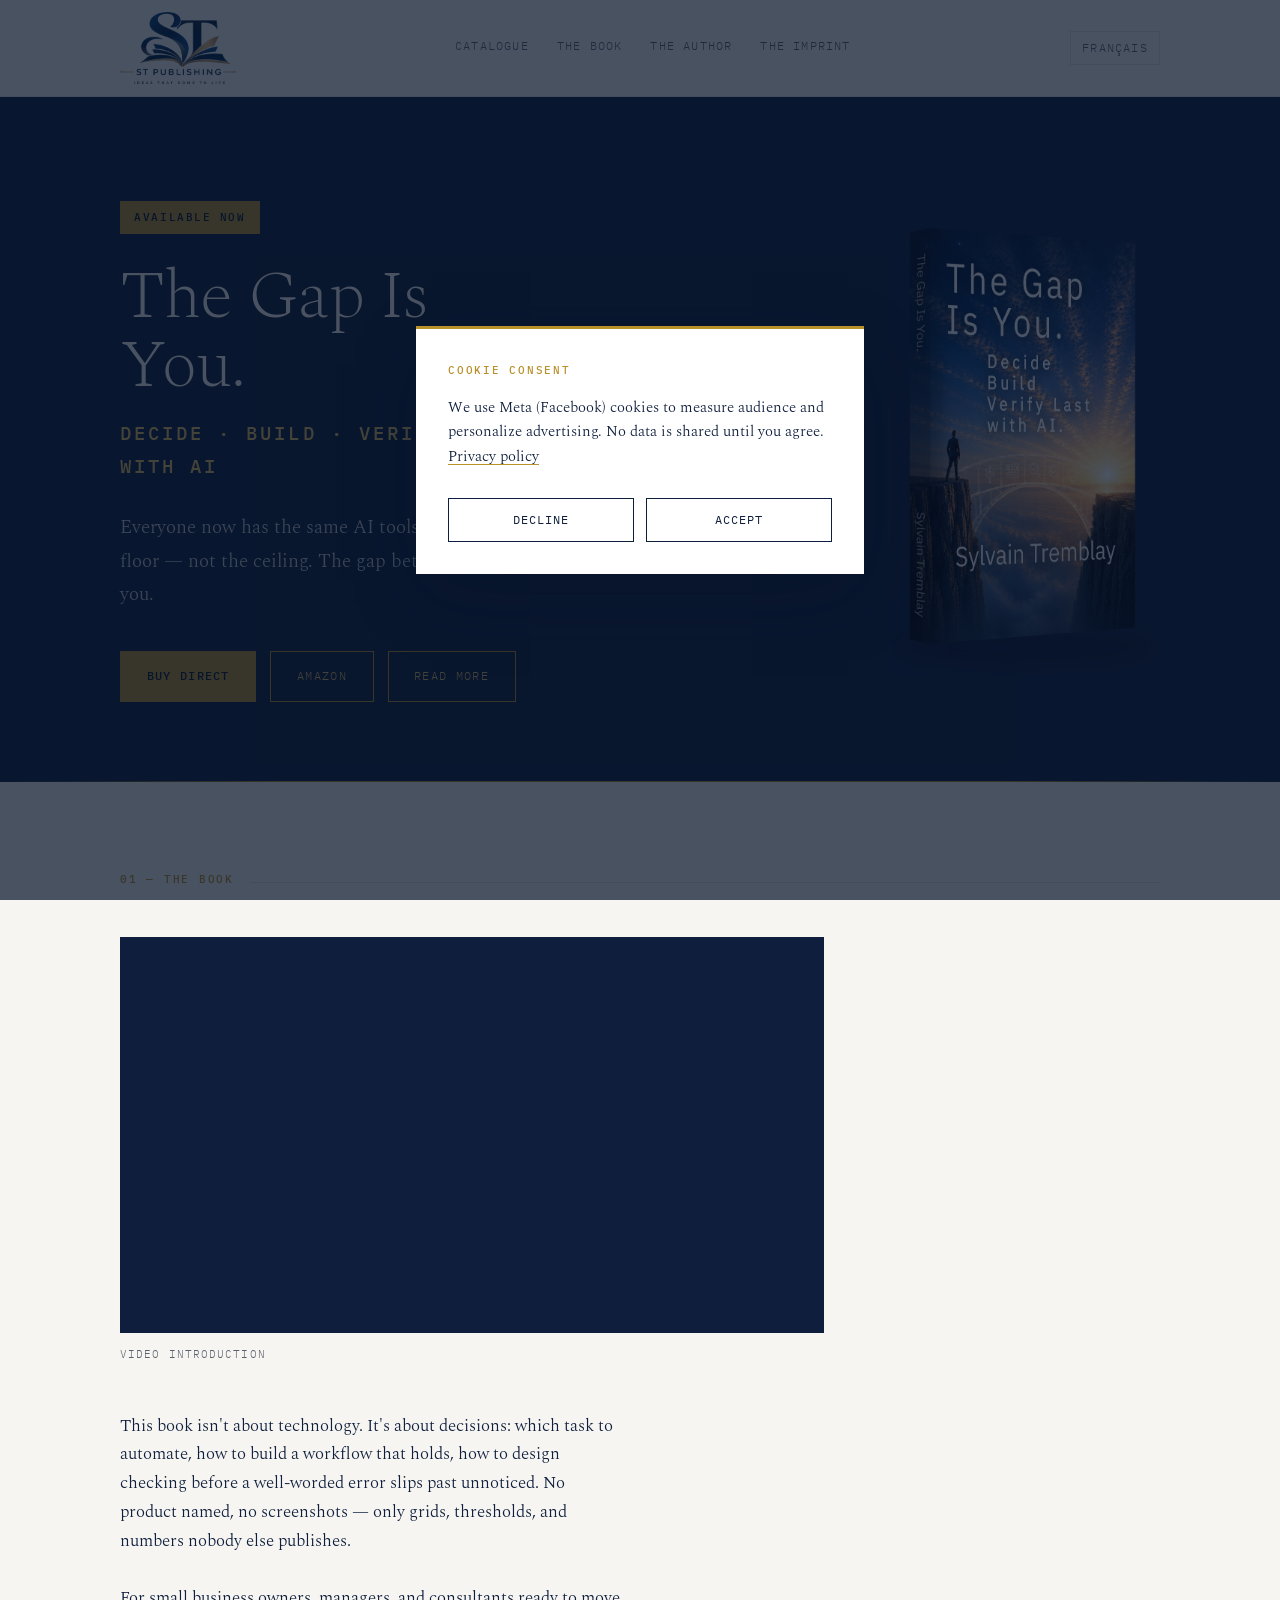
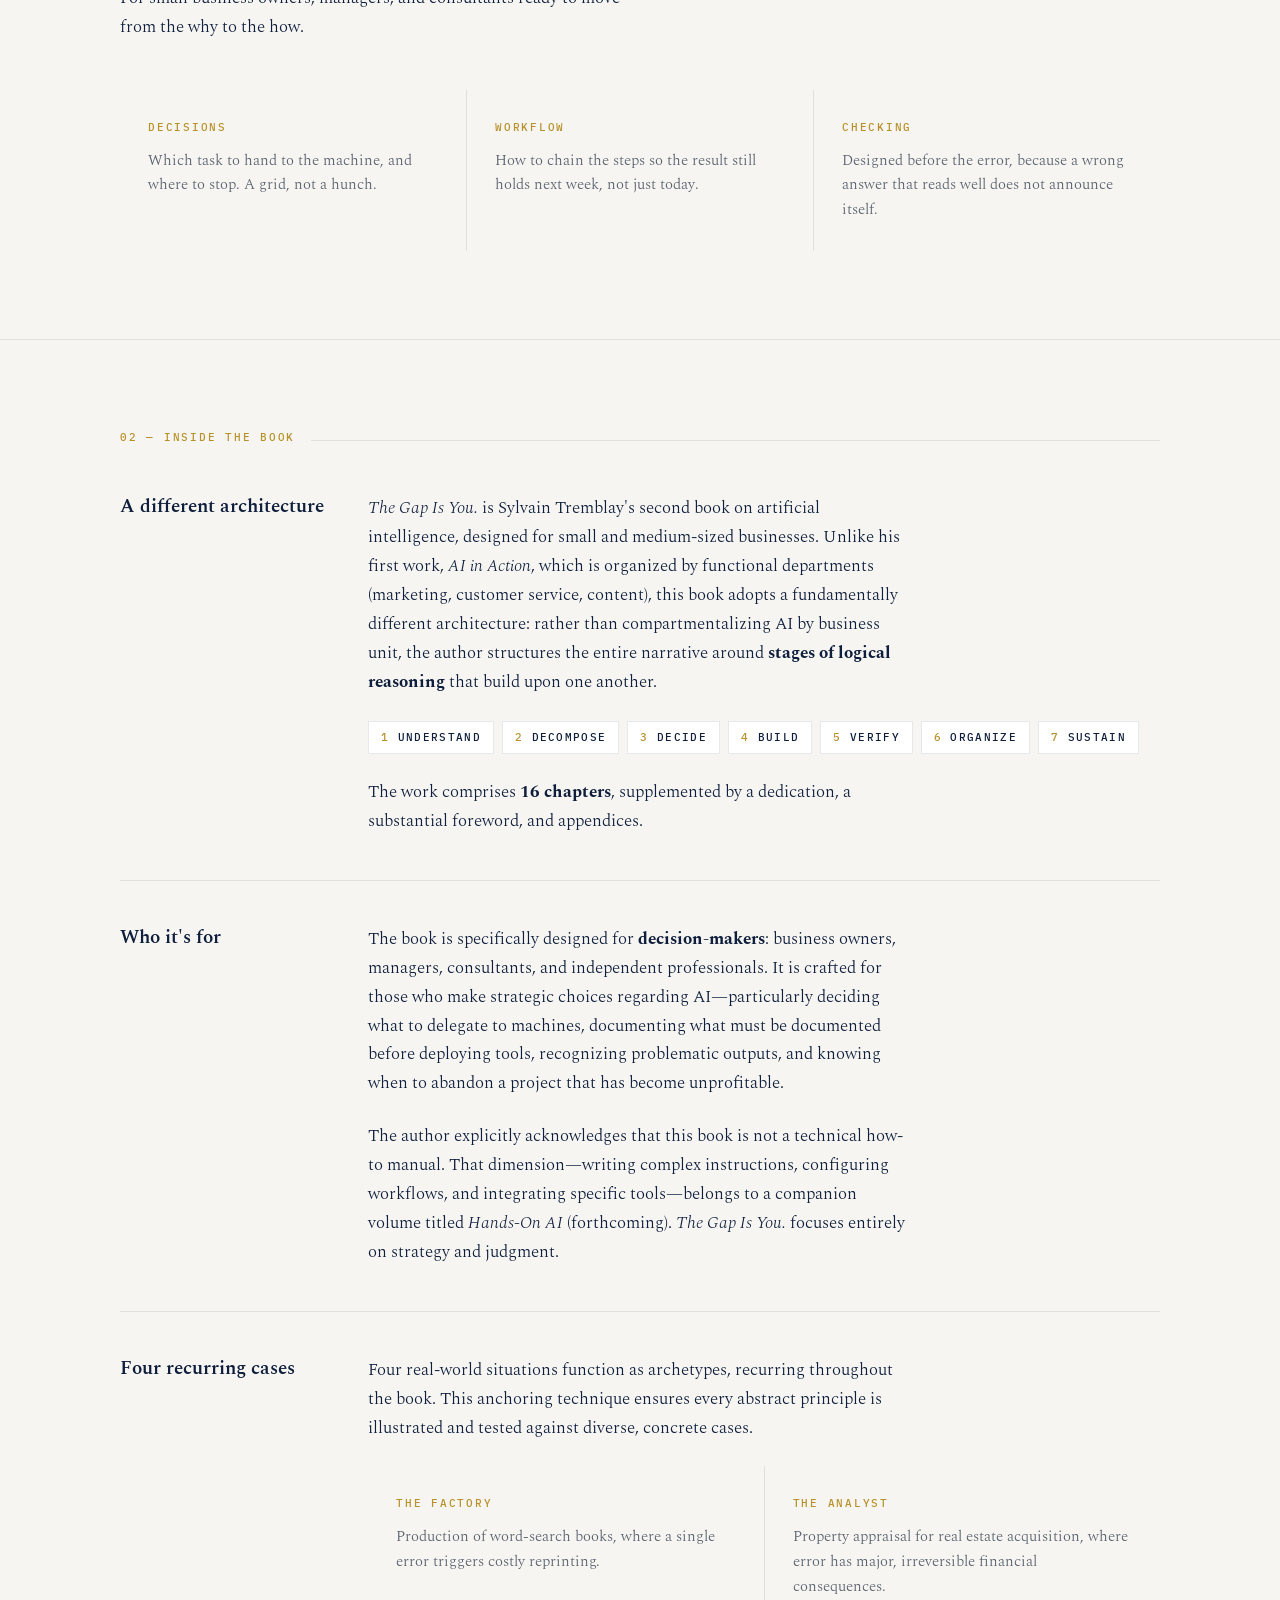
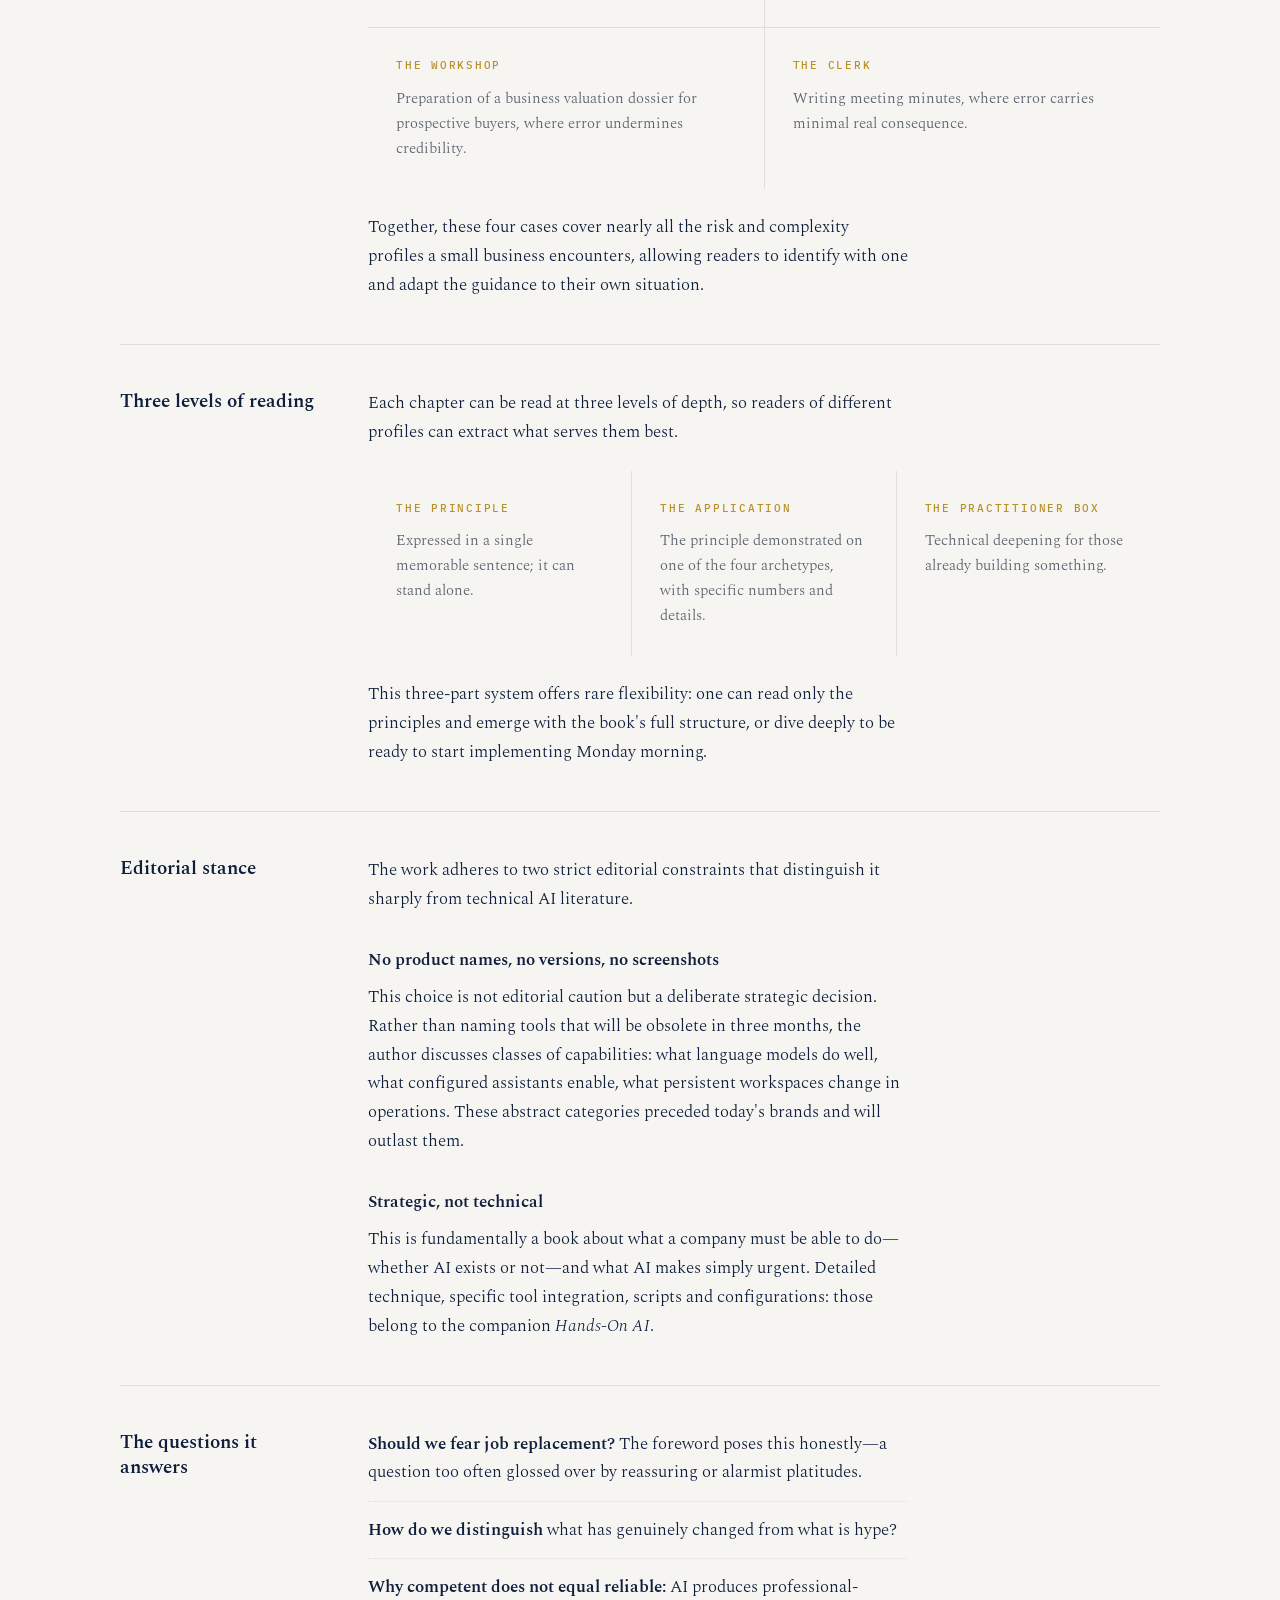
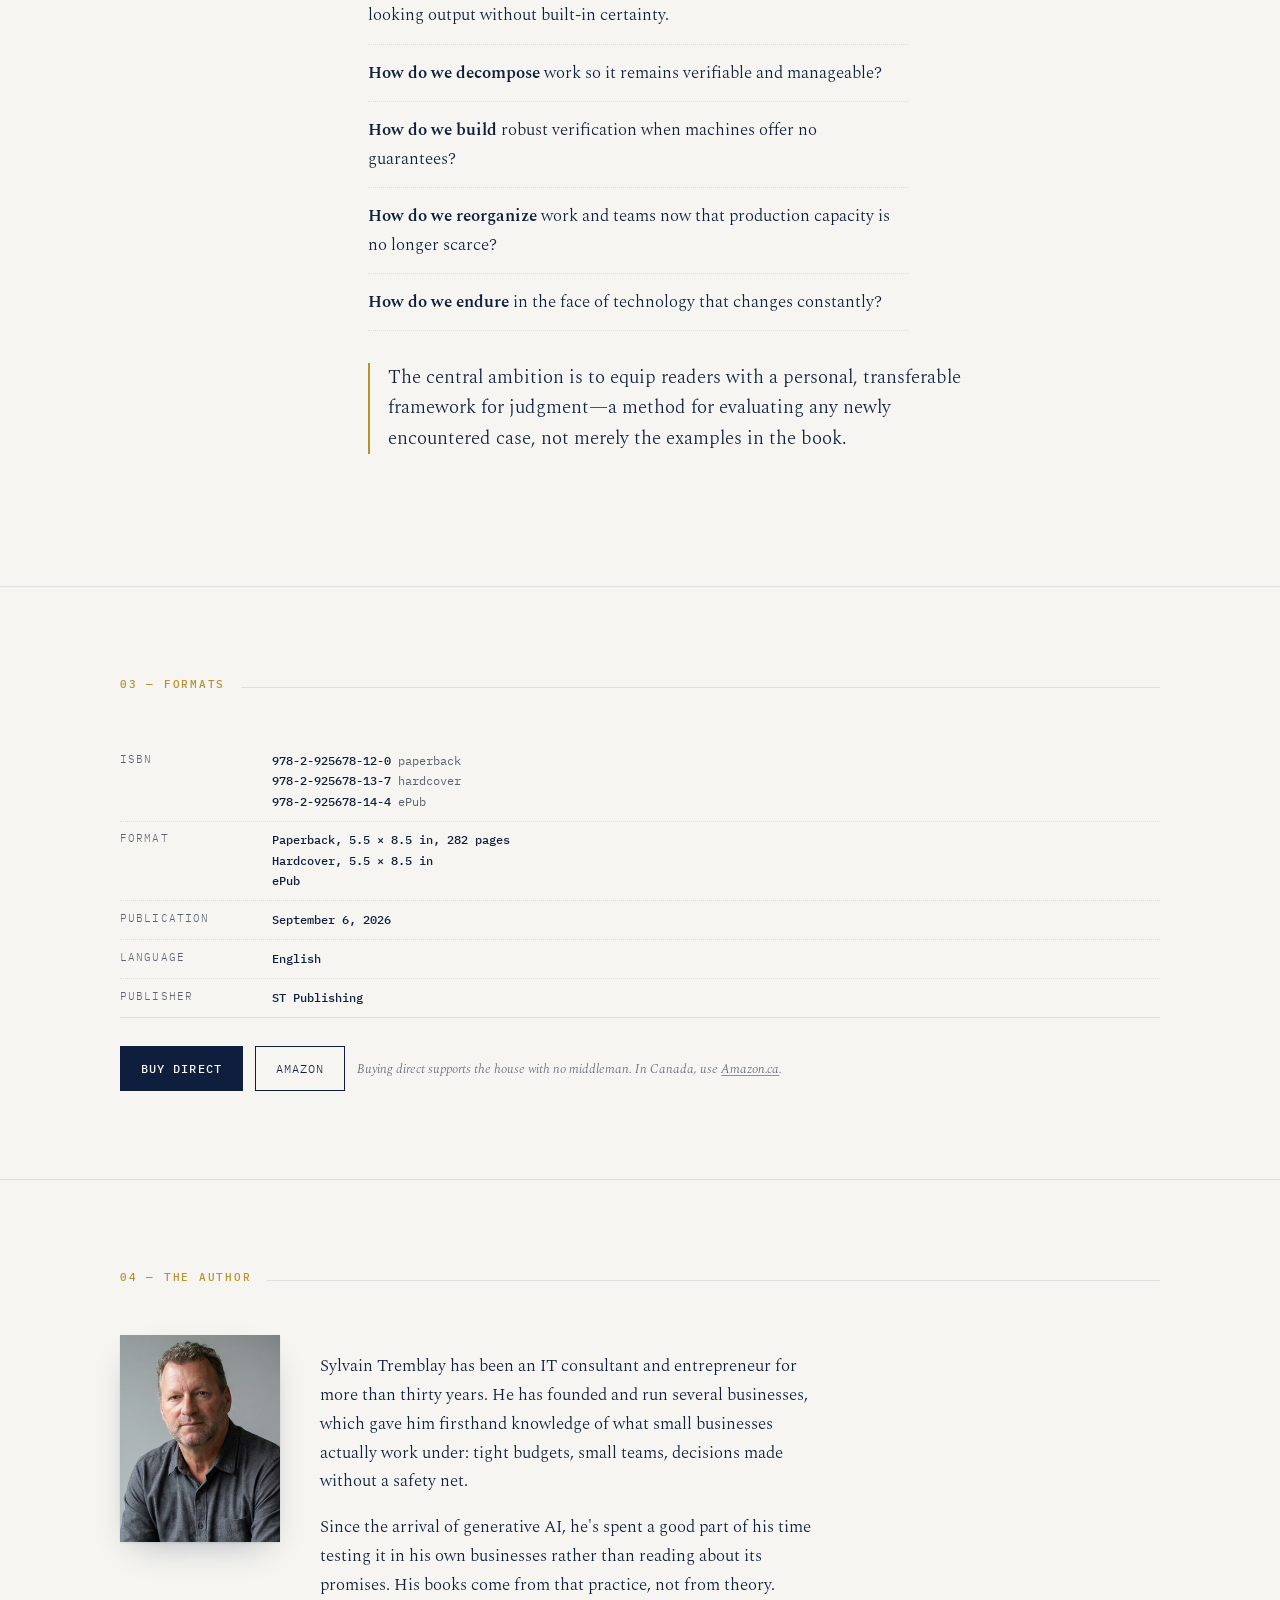
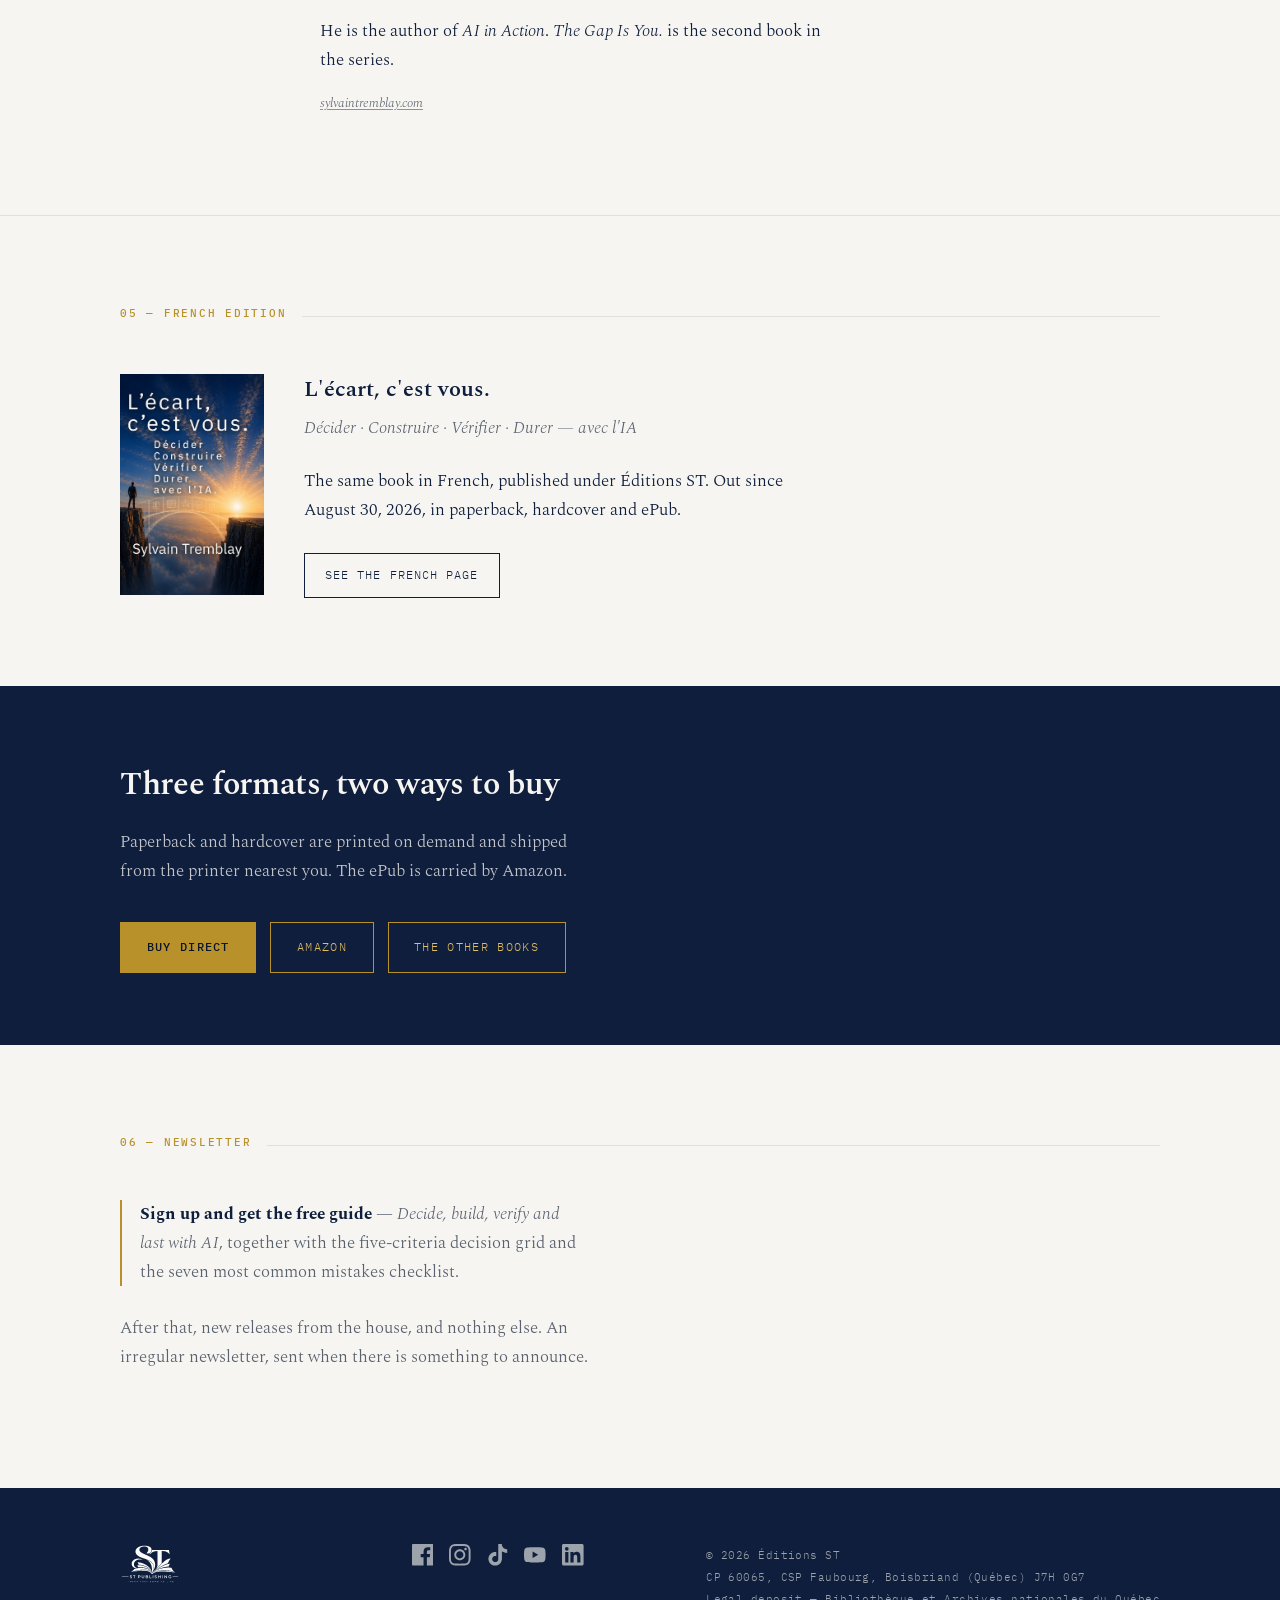
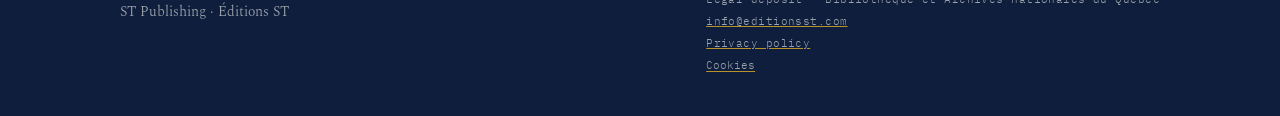
<file: en/the-gap-is-you/index.html>
<!DOCTYPE html>
<html lang="en">
<head>
<meta charset="utf-8">
<meta name="viewport" content="width=device-width, initial-scale=1">
<title>The Gap Is You. — ST Publishing</title>
<meta name="description" content="Decide, build, verify, last — with AI. Sylvain Tremblay's second book, published by ST Publishing. Paperback, hardcover and ePub.">
<link rel="canonical" href="https://editionsst.com/en/the-gap-is-you/">
<link rel="alternate" hreflang="fr-CA" href="https://editionsst.com/lecart-cest-vous/">
<link rel="alternate" hreflang="en" href="https://editionsst.com/en/the-gap-is-you/">
<link rel="alternate" hreflang="x-default" href="https://editionsst.com/lecart-cest-vous/">
<meta property="og:type" content="book">
<meta property="og:title" content="The Gap Is You.">
<meta property="og:description" content="Everyone now has the same AI tools. That raises the floor — not the ceiling. The gap between the two is you.">
<meta property="og:locale" content="en_CA">
<meta property="og:locale:alternate" content="fr_CA">
<meta property="og:url" content="https://editionsst.com/en/the-gap-is-you/">
<meta property="og:image" content="https://editionsst.com/assets/couverture-the-gap-is-you.jpg">
<meta property="book:author" content="Sylvain Tremblay">
<meta property="book:isbn" content="978-2-925678-12-0">
<meta property="book:release_date" content="2026-09-06">
<link rel="icon" href="../../assets/icone-st.png">
<link rel="preconnect" href="https://fonts.googleapis.com">
<link rel="preconnect" href="https://fonts.gstatic.com" crossorigin>
<link href="https://fonts.googleapis.com/css2?family=Spectral:ital,wght@0,200;0,300;0,400;0,600;0,700;1,300;1,400&family=IBM+Plex+Mono:wght@400;500&display=swap" rel="stylesheet">
<link rel="stylesheet" href="../../assets/style.css">
<script type="application/ld+json">
{
  "@context": "https://schema.org",
  "@graph": [
    {
      "@type": "Organization",
      "@id": "https://editionsst.com/en/#st-publishing",
      "name": "ST Publishing",
      "url": "https://editionsst.com/en/"
    },
    {
      "@type": "Person",
      "@id": "https://sylvaintremblay.com/#sylvain-tremblay",
      "name": "Sylvain Tremblay",
      "url": "https://sylvaintremblay.com"
    },
    {
      "@type": "Book",
      "@id": "https://editionsst.com/en/#the-gap-is-you",
      "name": "The Gap Is You.",
      "url": "https://editionsst.com/en/the-gap-is-you/",
      "alternativeHeadline": "Decide · Build · Verify · Last — with AI",
      "author": {
        "@id": "https://sylvaintremblay.com/#sylvain-tremblay"
      },
      "publisher": {
        "@id": "https://editionsst.com/en/#st-publishing"
      },
      "inLanguage": "en",
      "datePublished": "2026-09-06",
      "image": "https://editionsst.com/assets/couverture-the-gap-is-you.jpg",
      "description": "This book isn't about technology. It's about decisions: which task to automate, how to build a workflow that holds, how to design checking before a well-worded error slips past unnoticed. No product named, no screenshots — only grids, thresholds, and numbers nobody else publishes. For small business owners, managers, and consultants ready to move from the why to the how.",
      "isbn": "978-2-925678-12-0",
      "sameAs": [
        "https://books.by/st-publishing/the-gap-is-you",
        "https://www.amazon.com/dp/B0HGN9P6RV"
      ],
      "workExample": [
        {
          "@type": "Book",
          "bookFormat": "https://schema.org/Paperback",
          "isbn": "978-2-925678-12-0",
          "inLanguage": "en"
        },
        {
          "@type": "Book",
          "bookFormat": "https://schema.org/Hardcover",
          "isbn": "978-2-925678-13-7",
          "inLanguage": "en"
        },
        {
          "@type": "Book",
          "bookFormat": "https://schema.org/EBook",
          "isbn": "978-2-925678-14-4",
          "inLanguage": "en"
        }
      ]
    },
    {
      "@type": "BreadcrumbList",
      "itemListElement": [
        {
          "@type": "ListItem",
          "position": 1,
          "name": "ST Publishing",
          "item": "https://editionsst.com/en/"
        },
        {
          "@type": "ListItem",
          "position": 2,
          "name": "Catalogue",
          "item": "https://editionsst.com/en/#catalogue"
        },
        {
          "@type": "ListItem",
          "position": 3,
          "name": "The Gap Is You.",
          "item": "https://editionsst.com/en/the-gap-is-you/"
        }
      ]
    }
  ]
}
</script>
<!-- Meta pixel: loaded only after consent, see assets/consentement.js -->
<script src="../../assets/consentement.js" defer></script>
<script src="../../assets/infolettre.js" defer></script>
</head>
<body>

<header class="bandeau">
  <div class="enveloppe">
    <a class="marque" href="/en/">
      <img src="../../assets/logo-st-publishing.png" alt="ST Publishing">
    </a>
    <nav class="menu">
      <a href="/en/#catalogue">Catalogue</a>
      <a href="#book">The book</a>
      <a href="#author">The author</a>
      <a href="/en/#imprint">The imprint</a>
    </nav>
    <a class="langue" href="/lecart-cest-vous/" hreflang="fr-CA" lang="fr">Français</a>
  </div>
</header>

<section class="hero hero-ouvrage">
  <div class="enveloppe">
    <div>
      <span class="badge">Available now</span>
      <h1>The Gap Is You.</h1>
      <p class="sous-titre etiquette">Decide · Build · Verify · Last — with AI</p>
      <p>Everyone now has the same AI tools. That raises the floor — not the ceiling. The gap between the two is you.</p>
      <div class="actions">
        <a class="bouton plein" href="https://books.by/st-publishing/the-gap-is-you" rel="noopener">Buy direct</a>
        <a class="bouton vide" href="https://www.amazon.com/dp/B0HGN9P6RV" rel="noopener">Amazon</a>
        <a class="bouton vide" href="#book">Read more</a>
      </div>
    </div>
    <figure class="volume">
      <img src="../../assets/couverture-the-gap-is-you-3d.jpg" alt="The Gap Is You., paperback, three-quarter view" width="725" height="1200">
    </figure>
  </div>
</section>

<section class="section" id="book">
  <div class="enveloppe">
    <div class="titre-section">
      <span class="etiquette">01 — The book</span>
      <span class="trait"></span>
    </div>
    <figure class="video">
      <iframe src="https://app.heygen.com/embeds/0691fa5b46004d36a99dce24b423b631"
              title="The Gap Is You." loading="lazy"
              allow="encrypted-media; fullscreen" allowfullscreen></iframe>
      <figcaption>Video introduction</figcaption>
    </figure>
    <p class="resume">This book isn't about technology. It's about decisions: which task to automate, how to build a workflow that holds, how to design checking before a well-worded error slips past unnoticed. No product named, no screenshots — only grids, thresholds, and numbers nobody else publishes.</p>
    <p class="resume">For small business owners, managers, and consultants ready to move from the why to the how.</p>
    <div class="piliers">
      <div class="pilier">
        <span class="etiquette">Decisions</span>
        <p>Which task to hand to the machine, and where to stop. A grid, not a hunch.</p>
      </div>
      <div class="pilier">
        <span class="etiquette">Workflow</span>
        <p>How to chain the steps so the result still holds next week, not just today.</p>
      </div>
      <div class="pilier">
        <span class="etiquette">Checking</span>
        <p>Designed before the error, because a wrong answer that reads well does not announce itself.</p>
      </div>
    </div>
  </div>
</section>

<section class="section" id="inside">
  <div class="enveloppe">
    <div class="titre-section">
      <span class="etiquette">02 — Inside the book</span>
      <span class="trait"></span>
    </div>

    <div class="rubrique">
      <h3>A different architecture</h3>
      <div class="texte">
        <p><em>The Gap Is You.</em> is Sylvain Tremblay's second book on artificial intelligence, designed for small and medium-sized businesses. Unlike his first work, <em>AI in Action</em>, which is organized by functional departments (marketing, customer service, content), this book adopts a fundamentally different architecture: rather than compartmentalizing AI by business unit, the author structures the entire narrative around <strong>stages of logical reasoning</strong> that build upon one another.</p>
        <ol class="etapes">
          <li>Understand</li>
          <li>Decompose</li>
          <li>Decide</li>
          <li>Build</li>
          <li>Verify</li>
          <li>Organize</li>
          <li>Sustain</li>
        </ol>
        <p>The work comprises <strong>16 chapters</strong>, supplemented by a dedication, a substantial foreword, and appendices.</p>
      </div>
    </div>

    <div class="rubrique">
      <h3>Who it's for</h3>
      <div class="texte">
        <p>The book is specifically designed for <strong>decision-makers</strong>: business owners, managers, consultants, and independent professionals. It is crafted for those who make strategic choices regarding AI—particularly deciding what to delegate to machines, documenting what must be documented before deploying tools, recognizing problematic outputs, and knowing when to abandon a project that has become unprofitable.</p>
        <p>The author explicitly acknowledges that this book is not a technical how-to manual. That dimension—writing complex instructions, configuring workflows, and integrating specific tools—belongs to a companion volume titled <em>Hands-On AI</em> (forthcoming). <em>The Gap Is You.</em> focuses entirely on strategy and judgment.</p>
      </div>
    </div>

    <div class="rubrique">
      <h3>Four recurring cases</h3>
      <div class="texte">
        <p>Four real-world situations function as archetypes, recurring throughout the book. This anchoring technique ensures every abstract principle is illustrated and tested against diverse, concrete cases.</p>
        <div class="cas">
          <div class="pilier">
            <span class="etiquette">The Factory</span>
            <p>Production of word-search books, where a single error triggers costly reprinting.</p>
          </div>
          <div class="pilier">
            <span class="etiquette">The Analyst</span>
            <p>Property appraisal for real estate acquisition, where error has major, irreversible financial consequences.</p>
          </div>
          <div class="pilier">
            <span class="etiquette">The Workshop</span>
            <p>Preparation of a business valuation dossier for prospective buyers, where error undermines credibility.</p>
          </div>
          <div class="pilier">
            <span class="etiquette">The Clerk</span>
            <p>Writing meeting minutes, where error carries minimal real consequence.</p>
          </div>
        </div>
        <p>Together, these four cases cover nearly all the risk and complexity profiles a small business encounters, allowing readers to identify with one and adapt the guidance to their own situation.</p>
      </div>
    </div>

    <div class="rubrique">
      <h3>Three levels of reading</h3>
      <div class="texte">
        <p>Each chapter can be read at three levels of depth, so readers of different profiles can extract what serves them best.</p>
        <div class="piliers">
          <div class="pilier">
            <span class="etiquette">The Principle</span>
            <p>Expressed in a single memorable sentence; it can stand alone.</p>
          </div>
          <div class="pilier">
            <span class="etiquette">The Application</span>
            <p>The principle demonstrated on one of the four archetypes, with specific numbers and details.</p>
          </div>
          <div class="pilier">
            <span class="etiquette">The Practitioner Box</span>
            <p>Technical deepening for those already building something.</p>
          </div>
        </div>
        <p>This three-part system offers rare flexibility: one can read only the principles and emerge with the book's full structure, or dive deeply to be ready to start implementing Monday morning.</p>
      </div>
    </div>

    <div class="rubrique">
      <h3>Editorial stance</h3>
      <div class="texte">
        <p>The work adheres to two strict editorial constraints that distinguish it sharply from technical AI literature.</p>
        <h4>No product names, no versions, no screenshots</h4>
        <p>This choice is not editorial caution but a deliberate strategic decision. Rather than naming tools that will be obsolete in three months, the author discusses classes of capabilities: what language models do well, what configured assistants enable, what persistent workspaces change in operations. These abstract categories preceded today's brands and will outlast them.</p>
        <h4>Strategic, not technical</h4>
        <p>This is fundamentally a book about what a company must be able to do—whether AI exists or not—and what AI makes simply urgent. Detailed technique, specific tool integration, scripts and configurations: those belong to the companion <em>Hands-On AI</em>.</p>
      </div>
    </div>

    <div class="rubrique">
      <h3>The questions it answers</h3>
      <div class="texte">
        <ul class="questions">
          <li><strong>Should we fear job replacement?</strong> The foreword poses this honestly—a question too often glossed over by reassuring or alarmist platitudes.</li>
          <li><strong>How do we distinguish</strong> what has genuinely changed from what is hype?</li>
          <li><strong>Why competent does not equal reliable:</strong> AI produces professional-looking output without built-in certainty.</li>
          <li><strong>How do we decompose</strong> work so it remains verifiable and manageable?</li>
          <li><strong>How do we build</strong> robust verification when machines offer no guarantees?</li>
          <li><strong>How do we reorganize</strong> work and teams now that production capacity is no longer scarce?</li>
          <li><strong>How do we endure</strong> in the face of technology that changes constantly?</li>
        </ul>
        <p class="ambition">The central ambition is to equip readers with a personal, transferable framework for judgment—a method for evaluating any newly encountered case, not merely the examples in the book.</p>
      </div>
    </div>
  </div>
</section>

<section class="section" id="formats">
  <div class="enveloppe">
    <div class="titre-section">
      <span class="etiquette">03 — Formats</span>
      <span class="trait"></span>
    </div>
    <dl class="fiche">
      <div><dt>ISBN</dt><dd>978-2-925678-12-0 <span class="mention-format">paperback</span><br>978-2-925678-13-7 <span class="mention-format">hardcover</span><br>978-2-925678-14-4 <span class="mention-format">ePub</span></dd></div>
      <div><dt>Format</dt><dd>Paperback, 5.5 × 8.5 in, 282 pages<br>Hardcover, 5.5 × 8.5 in<br>ePub</dd></div>
      <div><dt>Publication</dt><dd>September 6, 2026</dd></div>
      <div><dt>Language</dt><dd>English</dd></div>
      <div><dt>Publisher</dt><dd>ST Publishing</dd></div>
    </dl>
    <div class="achats">
      <a class="achat direct" href="https://books.by/st-publishing/the-gap-is-you" rel="noopener">Buy direct</a>
      <a class="achat autre" href="https://www.amazon.com/dp/B0HGN9P6RV" rel="noopener">Amazon</a>
      <span class="note-achat">Buying direct supports the house with no middleman. In Canada, use <a href="https://www.amazon.ca/dp/B0HGN9P6RV" rel="noopener">Amazon.ca</a>.</span>
    </div>
  </div>
</section>

<section class="section" id="author">
  <div class="enveloppe">
    <div class="titre-section">
      <span class="etiquette">04 — The author</span>
      <span class="trait"></span>
    </div>
    <div class="auteur">
      <img src="../../assets/portrait-sylvain-tremblay.jpg" alt="Portrait of Sylvain Tremblay" width="605" height="782">
      <div>
        <p>Sylvain Tremblay has been an IT consultant and entrepreneur for more than thirty years. He has founded and run several businesses, which gave him firsthand knowledge of what small businesses actually work under: tight budgets, small teams, decisions made without a safety net.</p>
        <p>Since the arrival of generative AI, he's spent a good part of his time testing it in his own businesses rather than reading about its promises. His books come from that practice, not from theory.</p>
        <p>He is the author of <em>AI in Action</em>. <em>The Gap Is You.</em> is the second book in the series.</p>
        <p class="note-achat"><a href="https://sylvaintremblay.com">sylvaintremblay.com</a></p>
      </div>
    </div>
  </div>
</section>

<section class="section" id="french">
  <div class="enveloppe">
    <div class="titre-section">
      <span class="etiquette">05 — French edition</span>
      <span class="trait"></span>
    </div>
    <div class="jumelle">
      <img src="../../assets/couverture-lecart-cest-vous.jpg" alt="Cover of L'écart, c'est vous.">
      <div>
        <h3>L'écart, c'est vous.</h3>
        <p class="sous-titre">Décider · Construire · Vérifier · Durer — avec l'IA</p>
        <p class="resume">The same book in French, published under Éditions ST. Out since August 30, 2026, in paperback, hardcover and ePub.</p>
        <div class="achats">
          <a class="achat autre" href="/lecart-cest-vous/" hreflang="fr-CA" lang="fr">See the French page</a>
        </div>
      </div>
    </div>
  </div>
</section>

<section class="appel">
  <div class="enveloppe">
    <h2>Three formats, two ways to buy</h2>
    <p>Paperback and hardcover are printed on demand and shipped from the printer nearest you. The ePub is carried by Amazon.</p>
    <div class="actions">
      <a class="bouton plein" href="https://books.by/st-publishing/the-gap-is-you" rel="noopener">Buy direct</a>
      <a class="bouton vide" href="https://www.amazon.com/dp/B0HGN9P6RV" rel="noopener">Amazon</a>
      <a class="bouton vide" href="/en/#catalogue">The other books</a>
    </div>
  </div>
</section>

<section class="section" id="newsletter">
  <div class="enveloppe">
    <div class="titre-section">
      <span class="etiquette">06 — Newsletter</span>
      <span class="trait"></span>
    </div>
    <div class="infolettre">
      <p class="offre"><strong>Sign up and get the free guide</strong> — <em>Decide, build, verify and last with AI</em>, together with the five-criteria decision grid and the seven most common mistakes checklist.</p>
      <p>After that, new releases from the house, and nothing else. An irregular newsletter, sent when there is something to announce.</p>
      <script async src="https://eocampaign1.com/form/5be2a722-a8c5-11f1-b844-5f5ccf2ed10a.js" data-form="5be2a722-a8c5-11f1-b844-5f5ccf2ed10a"></script>
    </div>
  </div>
</section>

<footer class="pied">
  <div class="enveloppe">
    <div>
      <img src="../../assets/logo-st-publishing-blanc.png" alt="ST Publishing">
      <div>ST Publishing · Éditions ST</div>
    </div>
    <div class="reseaux" aria-label="Social media">
      <a href="https://www.facebook.com/profile.php?id=61593653886835" aria-label="Facebook" title="Facebook"><svg viewBox="0 0 24 24" fill="currentColor" aria-hidden="true"><path d="M22.675 0h-21.35C.595 0 0 .592 0 1.326v21.348C0 23.408.595 24 1.325 24H12.82V14.706h-3.13v-3.62h3.13V8.413c0-3.1 1.894-4.788 4.659-4.788 1.325 0 2.464.099 2.795.143v3.24h-1.918c-1.504 0-1.795.715-1.795 1.763v2.312h3.587l-.467 3.62h-3.12V24h6.116C23.406 24 24 23.408 24 22.674V1.326C24 .592 23.406 0 22.675 0z"/></svg></a>
      <a href="https://www.instagram.com/editions_st/" aria-label="Instagram" title="Instagram"><svg viewBox="0 0 24 24" fill="currentColor" aria-hidden="true"><path d="M12 0C8.74 0 8.333.015 7.053.072 5.775.132 4.905.333 4.14.63c-.789.306-1.459.717-2.126 1.384S.935 3.35.63 4.14C.333 4.905.131 5.775.072 7.053.012 8.333 0 8.74 0 12s.015 3.667.072 4.947c.06 1.277.261 2.148.558 2.913.306.788.717 1.459 1.384 2.126.667.666 1.336 1.079 2.126 1.384.766.296 1.636.499 2.913.558C8.333 23.988 8.74 24 12 24s3.667-.015 4.947-.072c1.277-.06 2.148-.262 2.913-.558.788-.306 1.459-.718 2.126-1.384.666-.667 1.079-1.335 1.384-2.126.296-.765.499-1.636.558-2.913.06-1.28.072-1.687.072-4.947s-.015-3.667-.072-4.947c-.06-1.277-.262-2.149-.558-2.913-.306-.789-.718-1.459-1.384-2.126C21.319 1.347 20.651.935 19.86.63c-.765-.297-1.636-.499-2.913-.558C15.667.012 15.26 0 12 0zm0 2.16c3.203 0 3.585.016 4.85.071 1.17.055 1.805.249 2.227.415.562.217.96.477 1.382.896.419.42.679.819.896 1.381.164.422.36 1.057.413 2.227.057 1.266.07 1.646.07 4.85s-.015 3.585-.074 4.85c-.061 1.17-.256 1.805-.421 2.227-.224.562-.479.96-.899 1.382-.419.419-.824.679-1.38.896-.42.164-1.065.36-2.235.413-1.274.057-1.649.07-4.859.07-3.211 0-3.586-.015-4.859-.074-1.171-.061-1.816-.256-2.236-.421-.569-.224-.96-.479-1.379-.899-.421-.419-.69-.824-.9-1.38-.165-.42-.359-1.065-.42-2.235-.045-1.26-.061-1.649-.061-4.844 0-3.196.016-3.586.061-4.861.061-1.17.255-1.814.42-2.234.21-.57.479-.96.9-1.381.419-.419.81-.689 1.379-.898.42-.166 1.051-.361 2.221-.421 1.275-.045 1.65-.06 4.859-.06l.045.03zm0 3.678c-3.405 0-6.162 2.76-6.162 6.162 0 3.405 2.76 6.162 6.162 6.162 3.405 0 6.162-2.76 6.162-6.162 0-3.405-2.76-6.162-6.162-6.162zM12 16c-2.21 0-4-1.79-4-4s1.79-4 4-4 4 1.79 4 4-1.79 4-4 4zm7.846-10.405c0 .795-.646 1.44-1.44 1.44-.795 0-1.44-.646-1.44-1.44 0-.794.646-1.439 1.44-1.439.793-.001 1.44.645 1.44 1.439z"/></svg></a>
      <a href="https://www.tiktok.com/@editions.st" aria-label="TikTok" title="TikTok"><svg viewBox="0 0 24 24" fill="currentColor" aria-hidden="true"><path d="M12.525.02c1.31-.02 2.61-.01 3.91-.02.08 1.53.63 3.09 1.75 4.17 1.12 1.11 2.7 1.62 4.24 1.79v4.03c-1.44-.05-2.89-.35-4.2-.97-.57-.26-1.1-.59-1.62-.93-.01 2.92.01 5.84-.02 8.75-.08 1.4-.54 2.79-1.35 3.94-1.31 1.92-3.58 3.17-5.91 3.21-1.43.08-2.86-.31-4.08-1.03-2.02-1.19-3.44-3.37-3.65-5.71-.02-.5-.03-1-.01-1.49.18-1.9 1.12-3.72 2.58-4.96 1.66-1.44 3.98-2.13 6.15-1.72.02 1.48-.04 2.96-.04 4.44-.99-.32-2.15-.23-3.02.37-.63.41-1.11 1.04-1.36 1.75-.21.51-.15 1.07-.14 1.61.24 1.64 1.82 3.02 3.5 2.87 1.12-.01 2.19-.66 2.77-1.61.19-.33.4-.67.41-1.06.1-1.79.06-3.57.07-5.36.01-4.03-.01-8.05.02-12.07z"/></svg></a>
      <a href="https://www.youtube.com/@EditionsST" aria-label="YouTube" title="YouTube"><svg viewBox="0 0 24 24" fill="currentColor" aria-hidden="true"><path d="M23.498 6.186a3.016 3.016 0 0 0-2.122-2.136C19.505 3.545 12 3.545 12 3.545s-7.505 0-9.377.505A3.017 3.017 0 0 0 .502 6.186 31.6 31.6 0 0 0 0 12a31.6 31.6 0 0 0 .502 5.814 3.016 3.016 0 0 0 2.122 2.136c1.871.505 9.376.505 9.376.505s7.505 0 9.377-.505a3.015 3.015 0 0 0 2.122-2.136A31.6 31.6 0 0 0 24 12a31.6 31.6 0 0 0-.502-5.814zM9.545 15.568V8.432L15.818 12l-6.273 3.568z"/></svg></a>
      <a href="https://www.linkedin.com/company/%C3%A9ditions-st/" aria-label="LinkedIn" title="LinkedIn"><svg viewBox="0 0 24 24" fill="currentColor" aria-hidden="true"><path d="M20.447 20.452h-3.554v-5.569c0-1.328-.027-3.037-1.852-3.037-1.853 0-2.136 1.445-2.136 2.939v5.667H9.351V9h3.414v1.561h.046c.477-.9 1.637-1.85 3.37-1.85 3.601 0 4.267 2.37 4.267 5.455v6.286zM5.337 7.433a2.062 2.062 0 1 1 0-4.125 2.062 2.062 0 0 1 0 4.125zM7.119 20.452H3.554V9h3.565v11.452zM22.225 0H1.771C.792 0 0 .774 0 1.729v20.542C0 23.227.792 24 1.771 24h20.451C23.2 24 24 23.227 24 22.271V1.729C24 .774 23.2 0 22.222 0z"/></svg></a>
    </div>
    <div class="legal">
      © <span id="annee">2026</span> Éditions ST<br>
      CP 60065, CSP Faubourg, Boisbriand (Québec) J7H 0G7<br>
      Legal deposit — Bibliothèque et Archives nationales du Québec<br>
      <a href="mailto:info@editionsst.com">info@editionsst.com</a><br>
      <a href="/en/privacy/">Privacy policy</a><br>
      <button type="button" class="lien-cookies" data-cookies-preferences>Cookies</button>
    </div>
  </div>
</footer>
<script>document.getElementById('annee').textContent=new Date().getFullYear();</script>
<!-- Cloudflare Web Analytics --><script type='module' src='https://static.cloudflareinsights.com/beacon.min.js' data-cf-beacon='{"token": "33d57bd1f9394815b605dad995699d8e"}'></script><!-- End Cloudflare Web Analytics -->
</body>
</html>
</file>
<file: assets/style.css>
:root{
  --encre:#0E1E3C;
  --encre-profond:#08142A;
  --encre-voile:rgba(14,30,60,.10);
  --or:#B8912B;
  --or-clair:#E0BE63;
  --papier:#F6F5F1;
  --papier-pur:#FFFFFF;
  --gris:#59616E;
  --mesure:68rem;
  /* Hauteur de référence des logos du bandeau. Les deux marques sont recadrées au
     contenu (aucune marge dans le PNG), donc c'est la hauteur réellement visible. */
  --hauteur-logo:4.5rem;
  /* Correction optique, voir CLAUDE.md : à hauteur totale égale l'emblème français
     paraît plus petit, son nom tenant sur deux lignes contre une en anglais. */
  --echelle-logo:1;
}
*{box-sizing:border-box}
html{scroll-behavior:smooth}
@media (prefers-reduced-motion:reduce){html{scroll-behavior:auto}*{animation:none!important;transition:none!important}}
body{
  margin:0;
  background:var(--papier);
  color:var(--encre);
  font-family:"Spectral",Georgia,serif;
  font-weight:300;
  font-size:1.0625rem;
  line-height:1.7;
  -webkit-font-smoothing:antialiased;
}
img{max-width:100%;display:block}
a{color:inherit}
:focus-visible{outline:2px solid var(--or);outline-offset:3px}

.enveloppe{width:100%;max-width:var(--mesure);margin:0 auto;padding:0 1.5rem}

/* ---- Étiquette monospace : la trame bibliographique de la maison ---- */
.etiquette{
  font-family:"IBM Plex Mono",ui-monospace,monospace;
  font-size:.6875rem;
  letter-spacing:.16em;
  text-transform:uppercase;
  font-weight:500;
}

/* ---- En-tête ---- */
.bandeau{
  position:sticky;top:0;z-index:20;
  background:rgba(246,245,241,.94);
  backdrop-filter:saturate(1.4) blur(8px);
  border-bottom:1px solid var(--encre-voile);
}
.bandeau .enveloppe{
  display:flex;align-items:center;justify-content:space-between;
  gap:1.5rem;min-height:calc(var(--hauteur-logo) + 1.5rem);
}
.marque{display:flex;align-items:center;gap:.75rem;text-decoration:none}
.marque img{height:calc(var(--hauteur-logo) * var(--echelle-logo));width:auto}
/* Le dessin livre+ST occupe 70,8 % de la hauteur du fichier français contre 75,9 %
   du fichier anglais : sans ce facteur, le livre français sort 7,2 % plus court.
   Seule l'image grandit — le min-height du bandeau reste calé sur --hauteur-logo,
   donc les deux pages gardent un bandeau de même hauteur. */
:root:lang(fr){--echelle-logo:1.072}
.marque .nom{font-weight:600;letter-spacing:.02em;font-size:1.0625rem}
.menu{display:flex;gap:1.75rem;align-items:center}
.menu a{
  text-decoration:none;color:var(--gris);
  font-family:"IBM Plex Mono",monospace;font-size:.75rem;
  letter-spacing:.1em;text-transform:uppercase;
  padding-bottom:2px;border-bottom:1px solid transparent;
  transition:color .2s,border-color .2s;
}
.menu a:hover{color:var(--encre);border-color:var(--or)}
@media(max-width:44rem){.menu{display:none}}

/* ---- Hero ---- */
.hero{
  background:var(--encre);
  color:var(--papier);
  padding:6.5rem 0 5rem;
  position:relative;overflow:hidden;
}
.hero::after{
  content:"";position:absolute;left:0;right:0;bottom:0;height:1px;
  background:linear-gradient(90deg,transparent,var(--or) 22%,var(--or) 78%,transparent);
}
.hero .prefixe{
  color:var(--or-clair);opacity:.85;margin-bottom:2.25rem;
  display:block;
}
.hero h1{
  font-weight:200;
  font-size:clamp(2.75rem,8vw,5.25rem);
  line-height:1.02;
  letter-spacing:-.015em;
  margin:0 0 1.75rem;
  max-width:16ch;
}
.hero h1 em{font-style:italic;color:var(--or-clair);font-weight:300}
.hero p{
  max-width:46ch;font-size:1.1875rem;line-height:1.75;
  color:rgba(246,245,241,.78);margin:0 0 2.5rem;
}
.actions{display:flex;flex-wrap:wrap;gap:.875rem}
.bouton{
  display:inline-block;text-decoration:none;
  font-family:"IBM Plex Mono",monospace;font-size:.75rem;
  letter-spacing:.11em;text-transform:uppercase;
  padding:.9rem 1.6rem;border:1px solid var(--or);
  transition:background .2s,color .2s;
}
.bouton.plein{background:var(--or);color:var(--encre-profond);font-weight:500}
.bouton.plein:hover{background:var(--or-clair)}
.bouton.vide{color:var(--or-clair)}
.bouton.vide:hover{background:rgba(184,145,43,.14)}

/* ---- Sections ---- */
/* Le bandeau est collant et haut de 96px : sans ce décalage, arriver par une
   ancre place le haut de la section sous le bandeau. */
section[id]{scroll-margin-top:6.5rem}
.section{padding:5.5rem 0}
.section + .section{border-top:1px solid var(--encre-voile)}
.titre-section{
  display:flex;align-items:baseline;gap:1rem;
  margin:0 0 3rem;
}
.titre-section .etiquette{color:var(--or);white-space:nowrap}
.titre-section .trait{flex:1;height:1px;background:var(--encre-voile)}
h2{
  font-weight:600;font-size:clamp(1.5rem,3.5vw,2rem);
  letter-spacing:-.01em;margin:0;
}

/* ---- Fiche d'ouvrage : le catalogue d'éditeur ---- */
.ouvrage{
  display:grid;
  grid-template-columns:minmax(0,15rem) minmax(0,1fr);
  gap:3rem;
  padding:3rem 0;
}
.ouvrage + .ouvrage{border-top:1px solid var(--encre-voile)}
.couverture{
  background:var(--papier-pur);
  box-shadow:0 1px 2px rgba(14,30,60,.10),0 14px 34px -14px rgba(14,30,60,.32);
  aspect-ratio:11/17;
  display:flex;align-items:center;justify-content:center;
  overflow:hidden;
}
.couverture img{width:100%;height:100%;object-fit:cover}
/* Couverture cliquable, quand l'ouvrage a sa page de vente. La classe est
   explicite plutôt qu'un :has(), pour ne dépendre d'aucun sélecteur récent.
   Le soulèvement au survol est annulé par prefers-reduced-motion. */
.couverture.liee a{display:block;width:100%;height:100%}
.couverture.liee{transition:transform .25s,box-shadow .25s}
.couverture.liee:hover{
  transform:translateY(-3px);
  box-shadow:0 2px 4px rgba(14,30,60,.12),0 22px 44px -16px rgba(14,30,60,.40);
}

/* Titre d'ouvrage menant à sa page dédiée : lien discret, filet or au survol. */
.ouvrage h3 a{color:inherit;text-decoration:none}
.ouvrage h3 a:hover{text-decoration:underline;text-decoration-color:var(--or);text-underline-offset:5px}
.ouvrage h3{
  font-weight:600;font-size:1.75rem;line-height:1.2;
  margin:0 0 .35rem;letter-spacing:-.01em;
}
.sous-titre{
  font-style:italic;color:var(--gris);
  font-size:1.0625rem;margin:0 0 1.5rem;
}
.resume{margin:0 0 1.75rem;max-width:56ch}

/* La fiche bibliographique — signature de la page */
.fiche{
  border-top:1px solid var(--encre);
  border-bottom:1px solid var(--encre-voile);
  margin:0 0 1.75rem;padding:.25rem 0 0;
  font-family:"IBM Plex Mono",monospace;
  font-size:.75rem;
}
/* Sous un titre de section (pages d'ouvrage), le filet du titre suffit :
   la bordure de la fiche ferait un second trait juste en dessous. */
.titre-section + .fiche{border-top:0;padding-top:0}
.fiche div{
  display:flex;gap:1rem;
  padding:.55rem 0;
  border-bottom:1px dotted var(--encre-voile);
}
.fiche div:last-child{border-bottom:0}
.fiche dt{
  flex:0 0 8.5rem;margin:0;
  letter-spacing:.1em;text-transform:uppercase;
  color:var(--gris);font-size:.6875rem;line-height:1.55;
}
.fiche dd{margin:0;color:var(--encre);font-weight:500}
.a-completer{color:#9AA1AC;font-weight:400}
/* Un ISBN par format : le numéro garde le poids de la fiche, le format s'efface. */
.fiche .mention-format{color:var(--gris);font-weight:400}

.achats{display:flex;flex-wrap:wrap;gap:.75rem;align-items:center}
.achat{
  text-decoration:none;
  font-family:"IBM Plex Mono",monospace;font-size:.75rem;
  letter-spacing:.09em;text-transform:uppercase;
  padding:.7rem 1.25rem;border:1px solid var(--encre);
  transition:background .2s,color .2s;
}
.achat.direct{background:var(--encre);color:var(--papier);font-weight:500}
.achat.direct:hover{background:var(--encre-profond)}
.achat.autre{color:var(--encre)}
.achat.autre:hover{background:var(--encre-voile)}
.note-achat{font-size:.8125rem;color:var(--gris);font-style:italic}
/* Marché secondaire cité dans la note : lisible comme lien, sans concurrencer
   les boutons. Même filet or que les liens du pied de page. */
.note-achat a{text-decoration-color:var(--or);text-underline-offset:2px}
.note-achat a:hover{color:var(--encre)}
@media(max-width:46rem){
  .ouvrage{grid-template-columns:1fr;gap:1.75rem}
  .couverture{max-width:12rem}
  .fiche dt{flex:0 0 6.5rem}
}

/* ---- Collections ---- */
.collections{display:grid;grid-template-columns:repeat(3,1fr);gap:1px;background:var(--encre-voile)}
.collection{background:var(--papier);padding:2rem 1.75rem}
.collection .etiquette{color:var(--or);display:block;margin-bottom:.85rem}
.collection h3{font-weight:600;font-size:1.1875rem;margin:0 0 .6rem}
.collection p{margin:0;font-size:.9375rem;color:var(--gris);line-height:1.65}
@media(max-width:46rem){.collections{grid-template-columns:1fr}}

/* ---- Maison ---- */
.maison{display:grid;grid-template-columns:1.25fr 1fr;gap:4rem;align-items:start}
.maison p{max-width:54ch}
.coordonnees{
  border-left:2px solid var(--or);padding-left:1.5rem;
  font-family:"IBM Plex Mono",monospace;font-size:.8125rem;line-height:2;
}
.coordonnees a{color:var(--encre);text-decoration-color:var(--or);text-underline-offset:3px}
.coordonnees span{display:block;color:var(--gris);font-size:.6875rem;letter-spacing:.1em;text-transform:uppercase;margin-top:1.25rem}
.coordonnees span:first-child{margin-top:0}
@media(max-width:46rem){.maison{grid-template-columns:1fr;gap:2.5rem}}

/* ---- Offre du guide gratuit ---------------------------------------------
   Bloc volontairement plus appuyé que le reste du site : fond d'encre,
   pastille dorée, appel à l'action plein. C'est la seule pièce du site dont
   le but est la conversion, pas la consultation. */
.gratuit{background:var(--encre);color:var(--papier);padding:4.5rem 0;transition:box-shadow .6s ease-out}
.gratuit .enveloppe{
  display:grid;grid-template-columns:minmax(0,15rem) minmax(0,1fr);
  gap:3.5rem;align-items:center;
}
.gratuit .couverture-guide{margin:0}
/* Le fichier est un WebP à canal alpha : le livre est détouré, le fond est
   celui de la section. Pas d'ombre CSS — elle dessinerait un rectangle
   derrière un livre en perspective, et la maquette porte déjà la sienne. */
.gratuit .couverture-guide img{width:100%;height:auto;display:block}
.pastille{
  display:inline-block;font-family:"IBM Plex Mono",monospace;
  font-size:.9375rem;letter-spacing:.1em;text-transform:uppercase;font-weight:700;
  color:var(--encre-profond);background:var(--or);padding:.65rem 1.25rem;margin-bottom:1.5rem;
}
.gratuit h2{color:var(--papier);font-size:clamp(1.6rem,3.4vw,2.25rem);margin:0 0 .5rem}
.gratuit .sous-titre{color:var(--or-clair);font-style:normal;margin:0 0 1.5rem}
.gratuit p{color:rgba(246,245,241,.82);max-width:56ch;margin:0 0 1.15rem}
.gratuit .accroche{color:var(--papier);font-size:1.1875rem;line-height:1.6}
.gratuit .cadeaux{
  font-family:"IBM Plex Mono",monospace;font-size:.75rem;letter-spacing:.06em;
  color:var(--or-clair);border-left:2px solid var(--or);padding-left:1rem;
  margin:0 0 2rem;line-height:1.9;
}
.gratuit .actions{margin-top:.5rem}
.gratuit .mention{font-size:.8125rem;color:rgba(246,245,241,.6);font-style:italic;margin:1.25rem 0 0}
/* Bouton dupliqué du premier écran mobile (voir plus bas) : cette version
   plein écran, entre badge et titre, ne sert à rien tant que l'image et le
   texte tiennent en dessous — masqué par défaut. */
.gratuit .cta-mobile{display:none}
@media(max-width:52rem){
  .gratuit .enveloppe{grid-template-columns:1fr;gap:2.5rem}
  .gratuit .couverture-guide{max-width:13rem}
}
/* Premier écran mobile (trafic publicitaire arrivant sur #guide) : le
   formulaire n'apparaissait qu'après plusieurs écrans — grande image,
   badge, titre, longs paragraphes. On resserre juste ce qu'il faut pour
   que le titre et un bouton d'appel entrent dans le premier écran, sans
   toucher à l'affichage bureau ni à la page de remerciement (qui a sa
   propre maquette double, exclue ici via :not). */
@media(max-width:30rem){
  .gratuit{padding-top:3rem}
  .gratuit .couverture-guide:not(.duo-couvertures){max-width:7rem}
  .gratuit .pastille{margin-bottom:1rem}
  .gratuit .cta-mobile{display:block;text-align:center;margin:0 0 1rem}
  .gratuit .detail{display:none}
}

/* L'offre rappelée au-dessus du formulaire lui-même. */
.infolettre .offre{
  border-left:2px solid var(--or);padding-left:1.15rem;margin:0 0 1.75rem;
}
.infolettre .offre strong{color:var(--encre)}

/* ---- Infolettre ---------------------------------------------------------
   Le script du fournisseur injecte son propre balisage et sa propre mise en
   forme. On borne la largeur et on accorde champs et bouton à la typographie
   de la maison, sans chercher à tout reprendre : une mise à jour de leur
   côté ne doit pas casser la page. */
.infolettre{max-width:34rem}
.infolettre > p{color:var(--gris);margin:0 0 1.75rem;max-width:52ch}
.infolettre input[type="email"],
.infolettre input[type="text"]{
  font-family:"Spectral",Georgia,serif;font-size:1rem;width:100%;
  padding:.75rem .9rem;border:1px solid var(--encre-voile);
  background:var(--papier-pur);color:var(--encre);
}
.infolettre button,
.infolettre input[type="submit"]{
  font-family:"IBM Plex Mono",monospace;font-size:.75rem;
  letter-spacing:.09em;text-transform:uppercase;font-weight:500;
  padding:.7rem 1.25rem;border:1px solid var(--encre);
  background:var(--encre);color:var(--papier);cursor:pointer;
}
.infolettre button:hover,
.infolettre input[type="submit"]:hover{background:var(--encre-profond)}
.infolettre label{font-size:.875rem;color:var(--gris)}

/* ---- Pied ---- */
.pied{background:var(--encre);color:rgba(246,245,241,.62);padding:3.5rem 0 2.5rem;font-size:.875rem}
.pied .enveloppe{display:flex;flex-wrap:wrap;gap:2rem;justify-content:space-between;align-items:flex-start}
.pied img{height:2.5rem;width:auto;margin-bottom:1rem}
.pied a{color:rgba(246,245,241,.62);text-decoration-color:var(--or)}
.pied a:hover{color:var(--papier)}
.pied .reseaux{display:flex;gap:1rem;align-items:center}
.pied .reseaux a{text-decoration:none;display:inline-flex}
.pied .reseaux svg{width:1.35rem;height:1.35rem}
.pied .legal{font-family:"IBM Plex Mono",monospace;font-size:.6875rem;line-height:2;letter-spacing:.04em}
.pied .lien-cookies{
  background:none;border:none;padding:0;margin:0;font:inherit;
  color:rgba(246,245,241,.62);text-decoration:underline;
  text-decoration-color:var(--or);text-underline-offset:2px;cursor:pointer;
}
.pied .lien-cookies:hover{color:var(--papier)}

/* ---- Sélecteur de langue : hors du menu, donc visible aussi en mobile ---- */
.langue{
  text-decoration:none;color:var(--gris);
  font-family:"IBM Plex Mono",monospace;font-size:.75rem;
  letter-spacing:.1em;text-transform:uppercase;
  padding:.35rem .7rem;border:1px solid var(--encre-voile);
  transition:color .2s,border-color .2s,background .2s;
  white-space:nowrap;
}
.langue:hover{color:var(--encre);border-color:var(--or);background:rgba(184,145,43,.10)}

/* ---- Ouvrage à paraître : pas de couverture, pas d'achat ---- */
.couverture.attente{
  background:linear-gradient(160deg,#EDEBE4,#E2DFD6);
  box-shadow:inset 0 0 0 1px var(--encre-voile);
  padding:1.5rem;text-align:center;
}
.couverture.attente span{
  font-family:"IBM Plex Mono",monospace;font-size:.6875rem;
  letter-spacing:.14em;text-transform:uppercase;color:var(--gris);line-height:1.9;
}
.mention-parution{
  font-family:"IBM Plex Mono",monospace;font-size:.75rem;
  letter-spacing:.09em;text-transform:uppercase;
  color:var(--or);border:1px dashed var(--or);
  padding:.7rem 1.25rem;display:inline-block;
}

/* ---- Page d'ouvrage : hero à deux colonnes, couverture en volume ---------
   Réutilise .hero et .bouton du site. Les boutons d'achat du hero prennent la
   variante claire (.bouton) parce que .achat est bordé d'encre, invisible sur
   fond bleu nuit ; la hiérarchie doré/contour reste la même qu'au catalogue. */
.hero-ouvrage .enveloppe{
  display:grid;grid-template-columns:minmax(0,1fr) minmax(0,17rem);
  gap:4rem;align-items:center;
}
.hero-ouvrage h1{font-size:clamp(2.5rem,6vw,4.25rem);max-width:13ch;margin-bottom:1rem}
.hero-ouvrage .sous-titre{color:var(--or-clair);font-style:normal;margin-bottom:1.75rem}
.volume{margin:0;max-width:17rem}
.volume img{width:100%;height:auto;display:block}
/* Couverture plate, sans maquette 3D (aucun dos disponible pour la composer) :
   une ombre portée lui donne un peu de relief sur le fond d'encre du hero. */
.volume.plat img{box-shadow:0 1px 2px rgba(14,30,60,.10),0 20px 44px -16px rgba(14,30,60,.5)}
.temoignage{
  margin-top:1.25rem;padding-top:1.25rem;
  border-top:1px solid rgba(246,245,241,.18);
}
.temoignage p{
  margin:0 0 .5rem;font-style:italic;
  font-size:.9375rem;line-height:1.5;
  color:rgba(246,245,241,.78);
}
.temoignage .etiquette{color:var(--or-clair)}
.badge{
  display:inline-block;font-family:"IBM Plex Mono",monospace;
  font-size:.6875rem;letter-spacing:.14em;text-transform:uppercase;font-weight:500;
  color:var(--encre-profond);background:var(--or);padding:.45rem .9rem;margin-bottom:1.75rem;
}
.fil{
  font-family:"IBM Plex Mono",monospace;font-size:.6875rem;
  letter-spacing:.1em;text-transform:uppercase;color:var(--gris);
  padding:1.5rem 0 0;
}
.fil a{color:var(--gris);text-decoration-color:var(--or);text-underline-offset:3px}
.fil a:hover{color:var(--encre)}

/* Vidéo intégrée. L'iframe fournie par le service porte des dimensions fixes
   de 560x315 : on les neutralise pour qu'elle suive la largeur de la colonne
   au lieu de déborder sur mobile. Le fond d'encre évite un rectangle blanc
   pendant le chargement différé. */
.video{margin:0 0 3rem;max-width:44rem}
.video iframe{
  display:block;width:100%;height:auto;aspect-ratio:16/9;
  border:0;background:var(--encre);
}
.video figcaption{
  font-family:"IBM Plex Mono",monospace;font-size:.6875rem;
  letter-spacing:.1em;text-transform:uppercase;color:var(--gris);
  margin-top:.75rem;
}

/* ---- Citation de lecteur ---- */
.citation-lecteur{
  margin:2.5rem 0 0;
  padding:1.5rem 2rem;
  border-left:3px solid var(--or);
  background:var(--papier-pur);
}
.citation-lecteur p{
  margin:0 0 .75rem;
  font-style:italic;
  font-size:1.1875rem;
  line-height:1.55;
  max-width:48ch;
}
.citation-lecteur footer .etiquette{color:var(--gris)}

/* Les trois piliers du livre */
.piliers{display:grid;grid-template-columns:repeat(3,1fr);gap:1px;background:var(--encre-voile);margin-top:3rem}
.pilier{background:var(--papier);padding:1.75rem}
.pilier .etiquette{color:var(--or);display:block;margin-bottom:.75rem}
.pilier p{margin:0;font-size:.9375rem;color:var(--gris);line-height:1.65}

/* ---- Dans le livre : la description détaillée ----
   Une rubrique par thème, titre court à gauche et texte à droite, à la
   manière des entrées d'une notice. Les tuiles reprennent le carrelage
   des piliers ; .cas en est la variante à deux colonnes. */
.rubrique{
  display:grid;grid-template-columns:minmax(0,13rem) minmax(0,1fr);
  gap:2.5rem;padding:2.75rem 0;
}
.titre-section + .rubrique{padding-top:0}
.rubrique + .rubrique{border-top:1px solid var(--encre-voile)}
.rubrique h3{font-weight:600;font-size:1.1875rem;line-height:1.35;margin:0}
.rubrique h4{font-weight:600;font-size:1.0625rem;margin:2rem 0 .5rem}
.rubrique .texte > p{margin:0 0 1.5rem;max-width:60ch}
.rubrique .texte > :last-child{margin-bottom:0}
.rubrique .piliers,.rubrique .cas{margin:0 0 1.5rem}
.cas{display:grid;grid-template-columns:repeat(2,1fr);gap:1px;background:var(--encre-voile)}
.etapes{list-style:none;margin:0 0 1.5rem;padding:0;display:flex;flex-wrap:wrap;gap:.5rem}
.etapes li{
  font-family:"IBM Plex Mono",monospace;font-size:.6875rem;
  letter-spacing:.12em;text-transform:uppercase;font-weight:500;
  padding:.4rem .75rem;border:1px solid var(--encre-voile);background:var(--papier-pur);
}
.etapes li::before{content:counter(list-item) " ";color:var(--or)}
.questions{list-style:none;margin:0 0 2rem;padding:0;max-width:60ch}
.questions li{padding:.85rem 0;border-bottom:1px dotted var(--encre-voile)}
.questions li:first-child{padding-top:0}
.questions strong{font-weight:600}
.rubrique .ambition{
  border-left:2px solid var(--or);padding-left:1.15rem;
  font-size:1.1875rem;line-height:1.6;
}

/* L'auteur : portrait et notice */
.auteur{display:grid;grid-template-columns:minmax(0,10rem) minmax(0,1fr);gap:2.5rem;align-items:start}
.auteur img{width:100%;height:auto;display:block;
  box-shadow:0 1px 2px rgba(14,30,60,.10),0 14px 34px -14px rgba(14,30,60,.32)}
.auteur p{max-width:56ch}

/* Le volume jumeau dans l'autre langue */
.jumelle{display:grid;grid-template-columns:minmax(0,9rem) minmax(0,1fr);gap:2.5rem;align-items:center}
.jumelle img{width:100%;height:auto;display:block}
.jumelle h3{font-weight:600;font-size:1.375rem;margin:0 0 .4rem}

/* Appel final, sur fond d'encre */
.appel{background:var(--encre);color:var(--papier);padding:4.5rem 0}
.appel h2{color:var(--papier);margin-bottom:1rem}
.appel p{color:rgba(246,245,241,.78);max-width:52ch;margin:0 0 2.25rem}

@media(max-width:52rem){
  .hero-ouvrage .enveloppe{grid-template-columns:1fr;gap:3rem}
  .volume{max-width:14rem}
  .piliers{grid-template-columns:1fr}
  .rubrique{grid-template-columns:1fr;gap:1.25rem}
  .cas{grid-template-columns:1fr}
  .auteur{grid-template-columns:1fr;gap:2rem}
  .auteur img{max-width:9rem}
  .jumelle{grid-template-columns:minmax(0,7rem) minmax(0,1fr);gap:1.75rem}
}

/* ---- Consentement (pixel Meta) : boîte modale ----
   Fond assombri, boîte centrée plutôt que bandeau collé en bas : sur le
   hero, en bleu nuit lui aussi, un bandeau de même teinte s'y noyait.
   Refuser et Accepter portent le même traitement visuel — la CAI (Loi 25)
   exige un poids égal entre les deux — et rien ne se ferme au clic sur
   le fond ou à Échap : seul un choix explicite compte comme consentement. */
body.voile-cookies-ouvert{overflow:hidden}
.voile-cookies{
  position:fixed;inset:0;z-index:1000;
  background:rgba(8,20,42,.72);
  display:flex;align-items:center;justify-content:center;
  padding:1.5rem;
}
/* Plafonnée à la hauteur visible, avec défilement interne : dans un navigateur
   intégré (Facebook, Instagram) l'écran utile est réduit par les barres de
   l'appli, et une boîte plus haute que lui était coupée sans recours. `dvh`
   suit la hauteur réellement visible ; `vh` sert de repli. */
.modale-cookies{
  width:100%;max-width:28rem;
  max-height:calc(100vh - 3rem);max-height:calc(100dvh - 3rem);
  overflow-y:auto;
  background:var(--papier-pur);color:var(--encre);
  border-top:3px solid var(--or);
  box-shadow:0 24px 64px -16px rgba(8,20,42,.5);
  padding:2rem;
}
.modale-cookies:focus{outline:none}
.modale-cookies .etiquette{color:var(--or);display:block;margin-bottom:1rem}
.modale-cookies p{margin:0 0 1.75rem;font-size:.9375rem;line-height:1.65}
.modale-cookies a{color:var(--encre);text-decoration-color:var(--or);text-underline-offset:3px}
.modale-cookies a:hover{color:var(--or)}
.modale-cookies-politique-attente{color:var(--gris);font-style:italic}
.modale-cookies-boutons{display:flex;gap:.75rem}
.modale-cookies-bouton{
  flex:1;
  font-family:"IBM Plex Mono",monospace;font-size:.75rem;
  letter-spacing:.09em;text-transform:uppercase;
  padding:.85rem 1.25rem;border:1px solid var(--encre);background:transparent;
  color:var(--encre);cursor:pointer;transition:background .2s,color .2s;
}
.modale-cookies-bouton:hover{background:var(--encre);color:var(--papier)}
@media(max-width:26rem){
  .modale-cookies{padding:1.5rem}
  .modale-cookies-boutons{flex-direction:column}
}

/* ---- Bandeau de consentement (pages d'atterrissage) ----
   Même texte, mêmes boutons de poids égal que la modale, mais collé en bas
   et sans fond assombri : la page reste lisible et utilisable. Le corps
   reçoit une marge égale à sa hauteur (--h-bandeau-cookies, posée par
   assets/consentement.js) pour que le formulaire puisse défiler au-dessus. */
body.bandeau-cookies-ouvert{padding-bottom:var(--h-bandeau-cookies,0)}
.bandeau-cookies{
  position:fixed;left:0;right:0;bottom:0;z-index:1000;
  background:var(--papier-pur);color:var(--encre);
  border-top:3px solid var(--or);
  box-shadow:0 -12px 32px -12px rgba(8,20,42,.35);
  padding:.6rem 1.5rem;
  display:flex;align-items:center;justify-content:center;gap:1.5rem;
}
.bandeau-cookies p{margin:0;font-size:.875rem;line-height:1.5;max-width:44rem}
.bandeau-cookies a{color:var(--encre);text-decoration-color:var(--or);text-underline-offset:3px}
.bandeau-cookies .modale-cookies-boutons{flex:0 0 auto;gap:.5rem}
.bandeau-cookies .modale-cookies-bouton{flex:0 0 auto;padding:.7rem 1.1rem}
@media(max-width:40rem){
  .bandeau-cookies{flex-direction:column;align-items:stretch;gap:.5rem;padding:.6rem .85rem}
  .bandeau-cookies p{font-size:.75rem;line-height:1.35}
  /* Les deux boutons restent côte à côte et de même largeur : la colonne
     de la modale ferait doubler la hauteur du bandeau. */
  .bandeau-cookies .modale-cookies-boutons{flex-direction:row}
  .bandeau-cookies .modale-cookies-bouton{flex:1;padding:.55rem .75rem}
}

/* ---- Page légale (politique de confidentialité) ---- */
.entete-page{padding:4rem 0 1rem}
.entete-page h1{
  font-weight:600;font-size:clamp(2rem,5vw,2.75rem);
  letter-spacing:-.01em;margin:.75rem 0 1.25rem;
}
.entete-page .resume{max-width:60ch;color:var(--gris)}
.entete-page .maj{color:var(--gris)}
.politique h3{font-weight:600;font-size:1.125rem;margin:0 0 .85rem}
.politique p{margin:0 0 1.25rem;max-width:62ch}
.politique ul{margin:0 0 1.25rem;padding-left:1.25rem;max-width:62ch}
.politique li{margin-bottom:.5rem}

/* ---- Page de remerciement (bilingue, un seul écran) ----
   Le forfait EmailOctopus de l'éditeur n'admet qu'un formulaire, donc
   qu'une seule redirection possible : la page sert l'anglais et le
   français côte à côte plutôt que deux pages distinctes. */
.gratuit .bloc-langue .etiquette{color:var(--or-clair);display:block;margin-bottom:.5rem}
.gratuit .bloc-langue+.bloc-langue{margin-top:1.5rem;padding-top:1.5rem;border-top:1px solid rgba(246,245,241,.14)}
/* Duo de maquettes, anglaise puis française : les deux fichiers n'ont pas
   le même ratio (l'anglaise est recadrée plus courte), donc on les cale
   sur une hauteur commune plutôt que sur une largeur, avec un léger
   chevauchement pour une mise en scène plutôt que deux images juxtaposées.
   Pas d'ombre CSS ici non plus — même raison que pour la maquette seule. */
.gratuit .couverture-guide.duo-couvertures{display:flex;align-items:flex-end;justify-content:center}
.gratuit .couverture-guide.duo-couvertures img{width:auto;height:12rem}
.gratuit .couverture-guide.duo-couvertures img:first-child{position:relative;z-index:1;margin-right:-1.75rem}
@media(max-width:52rem){
  .gratuit .couverture-guide.duo-couvertures img{height:9.5rem}
  .gratuit .couverture-guide.duo-couvertures img:first-child{margin-right:-1.25rem}
}

/* ---- Promo du guide gratuit ----
   Boîte flottante, pas une modale : pas de fond assombri, le défilement
   n'est jamais bloqué. Ancrée en coin plutôt que centrée pour ne jamais
   se confondre avec la boîte de consentement (assets/promo.js s'assure
   d'ailleurs qu'elle n'apparaît jamais tant que ce choix n'est pas fait). */
.promo-guide{
  position:fixed;right:1.5rem;bottom:1.5rem;z-index:900;
  width:100%;max-width:21rem;
  background:var(--encre);color:var(--papier);
  border-top:3px solid var(--or);
  box-shadow:0 20px 50px -12px rgba(8,20,42,.45);
  padding:1.5rem;
}
.promo-guide:focus{outline:none}
.promo-guide .pastille{margin-bottom:.85rem}
.promo-guide-fermer{
  position:absolute;top:.6rem;right:.6rem;
  width:2rem;height:2rem;display:flex;align-items:center;justify-content:center;
  background:transparent;border:0;color:rgba(246,245,241,.55);
  font-size:1.375rem;line-height:1;cursor:pointer;padding:0;
  transition:color .2s;
}
.promo-guide-fermer:hover{color:var(--papier)}
.promo-guide-titre{font-weight:600;font-size:1.0625rem;line-height:1.4;margin:0 0 .5rem;color:var(--papier)}
.promo-guide-texte{font-size:.9375rem;line-height:1.6;color:rgba(246,245,241,.82);margin:0 0 1.25rem}
.promo-guide-action{
  display:block;width:100%;text-align:center;appearance:none;
  font-family:"IBM Plex Mono",monospace;font-size:.75rem;
  letter-spacing:.1em;text-transform:uppercase;font-weight:500;
  padding:.85rem 1.5rem;border:1px solid var(--or);background:var(--or);
  color:var(--encre-profond);cursor:pointer;transition:background .2s;
}
.promo-guide-action:hover{background:var(--or-clair)}
@media(max-width:30rem){
  .promo-guide{left:.75rem;right:.75rem;bottom:.75rem;width:auto;max-width:none;padding:1.25rem}
}

/* Bref surlignage au clic, quand la promo fait défiler jusqu'au bloc
   (transition posée sur .gratuit lui-même, voir plus haut). */
.gratuit.mis-en-evidence{box-shadow:inset 0 0 0 3px var(--or)}

/* ---- Page d'atterrissage du guide (/guide-gratuit/, /en/free-guide/) ----
   Destination des publicités : le formulaire doit être visible dès le premier
   écran, sans défilement, sans menu, sans promo. Même fond d'encre et même
   maquette que .gratuit, mais la section n'en réutilise PAS la classe : sa
   règle `.gratuit p` (texte clair) s'appliquerait aussi aux paragraphes du
   formulaire injecté, illisibles sur la carte claire. Le formulaire est posé
   sur cette carte parce que le script du fournisseur ne prévoit que des champs
   sur fond papier ; restyler ses champs pour l'encre casserait à sa prochaine
   mise à jour. Le bandeau est épuré (logo + bascule de langue), plus bas que
   celui du site et non collant : chaque pixel gagné remonte le formulaire. */
.bandeau.epure{--hauteur-logo:3rem;position:static}
.atterrissage{background:var(--encre);color:var(--papier);padding:2rem 0 3.5rem}
.atterrissage .enveloppe{
  display:grid;grid-template-columns:minmax(0,1fr) minmax(0,16rem);
  gap:4rem;align-items:start;
}
.atterrissage h1{
  color:var(--papier);font-weight:600;font-size:clamp(1.75rem,4vw,2.5rem);
  line-height:1.15;letter-spacing:-.01em;margin:0 0 .5rem;
}
.atterrissage .sous-titre{color:var(--or-clair);font-style:normal;margin:0 0 1rem}
.atterrissage .accroche{
  color:var(--papier);font-size:1.1875rem;line-height:1.6;
  max-width:56ch;margin:0 0 1.25rem;
}
.atterrissage .pastille{margin-bottom:1rem}
.atterrissage .couverture-guide{margin:0;align-self:center}
.atterrissage .couverture-guide img{width:100%;height:auto;display:block}
.carte-formulaire{
  background:var(--papier);color:var(--encre);
  border-top:3px solid var(--or);padding:1.25rem 1.75rem 1.5rem;
  max-width:34rem;
}
.carte-formulaire .etiquette{color:var(--or);display:block;margin-bottom:1rem}
.carte-formulaire .infolettre{max-width:none}
.carte-formulaire .mention{
  color:var(--gris);font-size:.8125rem;font-style:italic;margin:1rem 0 0;
}
.atterrissage-suite .detail{max-width:56ch;margin:0 0 1.15rem}
.atterrissage-suite .cadeaux{
  font-family:"IBM Plex Mono",monospace;font-size:.75rem;letter-spacing:.06em;
  color:var(--encre);border-left:2px solid var(--or);padding-left:1rem;
  margin:1.75rem 0;line-height:1.9;
}
.atterrissage-suite .auteur-ligne{color:var(--gris);font-size:.9375rem;margin:0;max-width:56ch}
.atterrissage-suite .actions{margin-top:2rem}
@media(max-width:52rem){
  .atterrissage .enveloppe{grid-template-columns:1fr;gap:2.5rem}
  .atterrissage .couverture-guide{max-width:13rem}
}
/* Mobile : pastille, titre et accroche se resserrent pour que la carte du
   formulaire commence dans le premier écran ; la maquette passe sous le
   formulaire (elle le suit dans le HTML). */
@media(max-width:30rem){
  .bandeau.epure{--hauteur-logo:2.25rem}
  .atterrissage{padding:1rem 0 2rem}
  .atterrissage .pastille{margin-bottom:.6rem;padding:.4rem .85rem;font-size:.8125rem}
  .atterrissage h1{font-size:1.625rem;margin-bottom:.4rem}
  .atterrissage .sous-titre{margin-bottom:.5rem;font-size:.9375rem;line-height:1.45}
  .atterrissage .accroche{font-size:.9375rem;line-height:1.4;margin-bottom:1rem}
  .atterrissage .couverture-guide{max-width:9rem}
  .carte-formulaire{padding:1rem 1rem 1.1rem}
  .carte-formulaire .etiquette{margin-bottom:.5rem}
}
</file>
